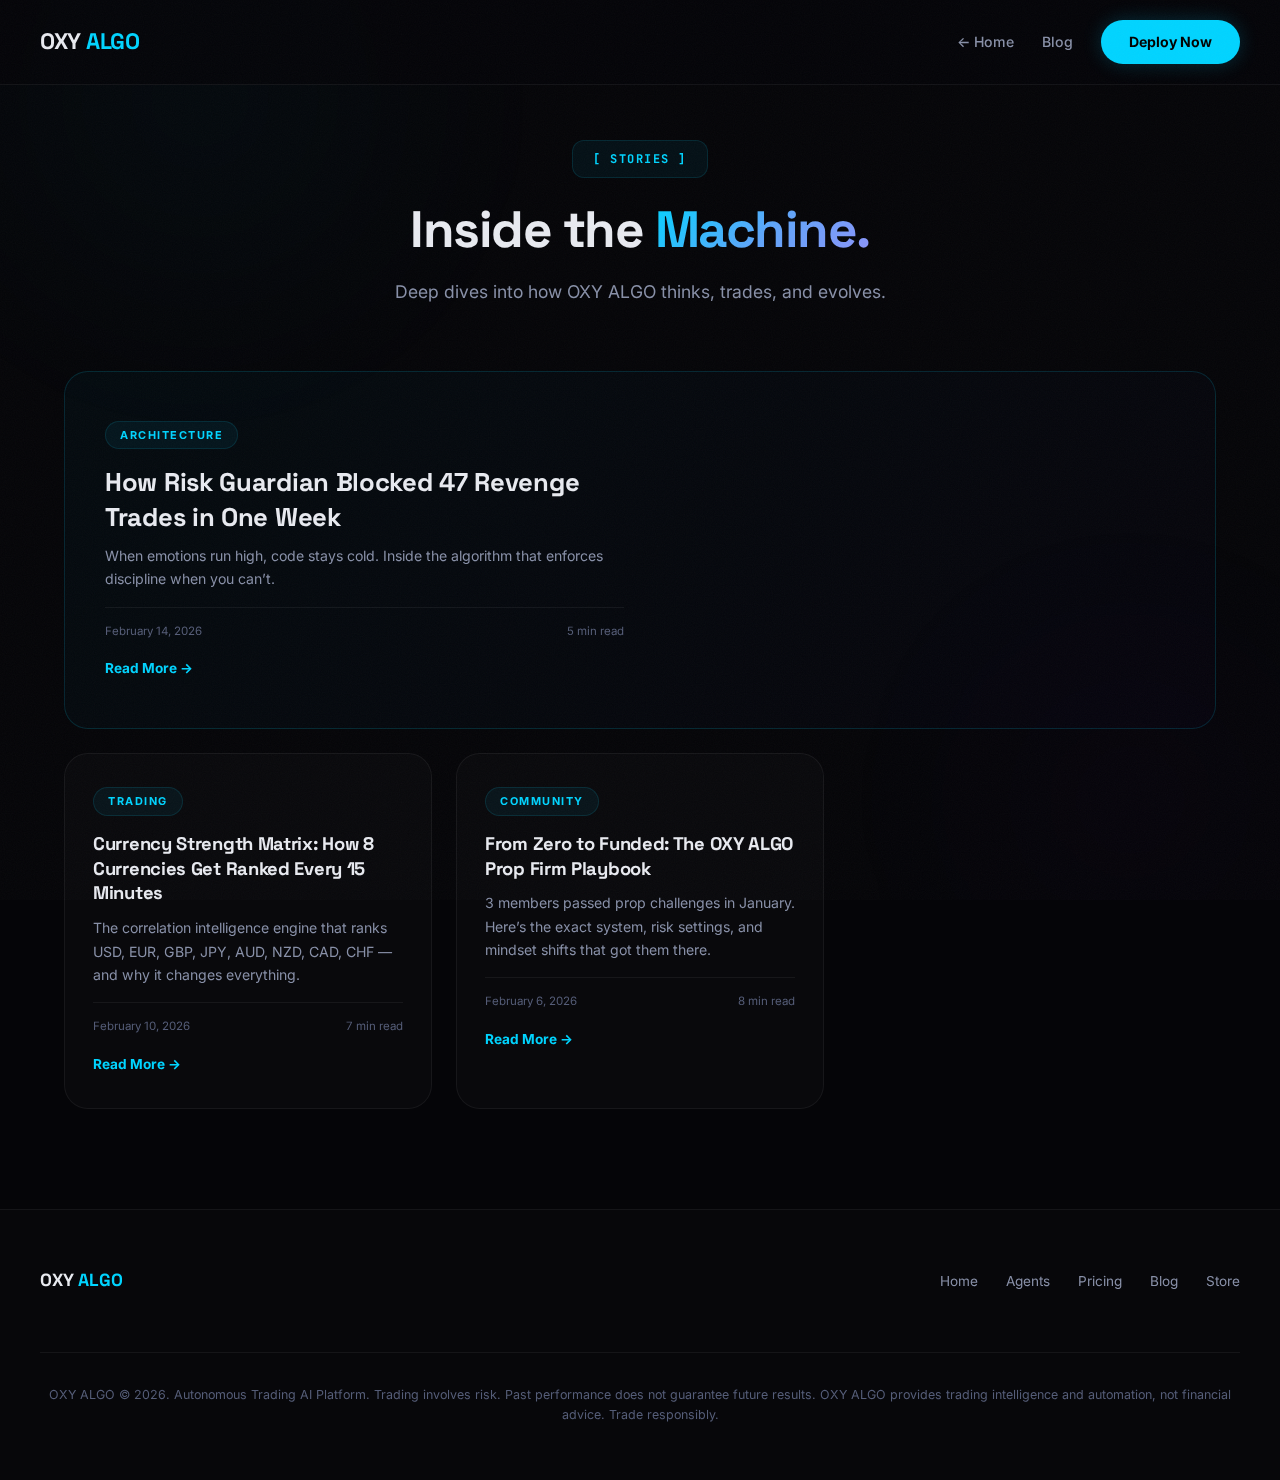
<file: blog/index.html>
<!DOCTYPE html>
<html lang="en">
<head>
<meta charset="UTF-8">
<meta name="viewport" content="width=device-width, initial-scale=1.0">
<title>Blog &mdash; OXY ALGO</title>
<meta name="description" content="Deep dives into how OXY ALGO thinks, trades, and evolves. Architecture breakdowns, trading insights, and community stories.">
<meta property="og:title" content="Blog &mdash; OXY ALGO">
<meta property="og:description" content="Inside the machine. Architecture breakdowns, trading insights, and community stories from OXY ALGO.">
<meta property="og:type" content="website">
<link rel="preconnect" href="https://fonts.googleapis.com">
<link rel="preconnect" href="https://fonts.gstatic.com" crossorigin>
<link href="https://fonts.googleapis.com/css2?family=Space+Grotesk:wght@400;500;600;700&family=Inter:wght@400;500;600;700;800;900&family=JetBrains+Mono:wght@400;700&display=swap" rel="stylesheet">
<link rel="stylesheet" href="/style.css">
<link rel="stylesheet" href="/blog/style.css">
</head>
<body>

<!-- Ambient Background -->
<div class="ambient-bg">
  <div class="blob blob-1"></div>
  <div class="blob blob-2"></div>
</div>
<div class="noise-overlay"></div>

<!-- Blog Nav -->
<nav class="blog-nav">
  <div class="blog-nav-inner">
    <a href="/" class="logo">OXY <span>ALGO</span></a>
    <div class="blog-nav-links">
      <a href="/">&larr; Home</a>
      <a href="/blog/">Blog</a>
      <a href="https://whop.com/oxy-algo/?plan=plan_MSgL4BVMRz1Xv" target="_blank" class="nav-cta" style="padding:8px 22px;font-size:0.85em;">Deploy Now</a>
    </div>
  </div>
</nav>

<!-- Blog Listing -->
<section class="blog-listing">
  <div class="wrap">
    <div class="section-center">
      <div class="section-tag section-tag-bracket">[ STORIES ]</div>
      <h2>Inside the <span class="grad">Machine.</span></h2>
      <p class="lead">Deep dives into how OXY ALGO thinks, trades, and evolves.</p>
    </div>
    <div class="blog-listing-grid" id="blog-listing-grid">
      <p style="color:var(--text3);text-align:center;font-size:0.9em;grid-column:1/-1;">Loading posts&hellip;</p>
    </div>
  </div>
</section>

<!-- Footer -->
<footer>
  <div class="footer-inner">
    <div class="footer-brand">OXY <span>ALGO</span></div>
    <ul class="footer-links">
      <li><a href="/">Home</a></li>
      <li><a href="/#agents">Agents</a></li>
      <li><a href="/#pricing">Pricing</a></li>
      <li><a href="/blog/">Blog</a></li>
      <li><a href="https://whop.com/oxy-algo/" target="_blank">Store</a></li>
    </ul>
    <div class="footer-legal">OXY ALGO &copy; 2026. Autonomous Trading AI Platform. Trading involves risk. Past performance does not guarantee future results. OXY ALGO provides trading intelligence and automation, not financial advice. Trade responsibly.</div>
  </div>
</footer>

<script>
// Load blog posts from JSON
(async function() {
  var grid = document.getElementById('blog-listing-grid');
  if (!grid) return;

  try {
    var resp = await fetch('/data/blog-index.json?t=' + Math.floor(Date.now() / 300000));
    if (!resp.ok) throw new Error(resp.status);
    var data = await resp.json();

    var html = '';
    data.posts.forEach(function(post, i) {
      var isFeatured = post.featured && i === 0;
      var cls = 'blog-card' + (isFeatured ? ' blog-card-featured' : '');

      html += '<a href="/blog/' + post.slug + '/" class="' + cls + '">';
      html += '<div>';
      html += '<div class="blog-card-tag">' + post.category + '</div>';
      html += '<h2>' + post.title + '</h2>';
      html += '<p>' + post.excerpt + '</p>';
      html += '<div class="blog-card-meta">';
      html += '<span>' + new Date(post.date).toLocaleDateString('en-US', {month:'long',day:'numeric',year:'numeric'}) + '</span>';
      html += '<span>' + post.read_time + ' read</span>';
      html += '</div>';
      html += '<div class="blog-card-cta">Read More &rarr;</div>';
      html += '</div>';
      if (isFeatured) html += '<div></div>';
      html += '</a>';
    });

    grid.innerHTML = html;

  } catch(e) {
    grid.innerHTML = '<p style="color:var(--text3);text-align:center;font-size:0.9em;grid-column:1/-1;">No posts yet. Check back soon.</p>';
  }
})();
</script>
</body>
</html>
</file>
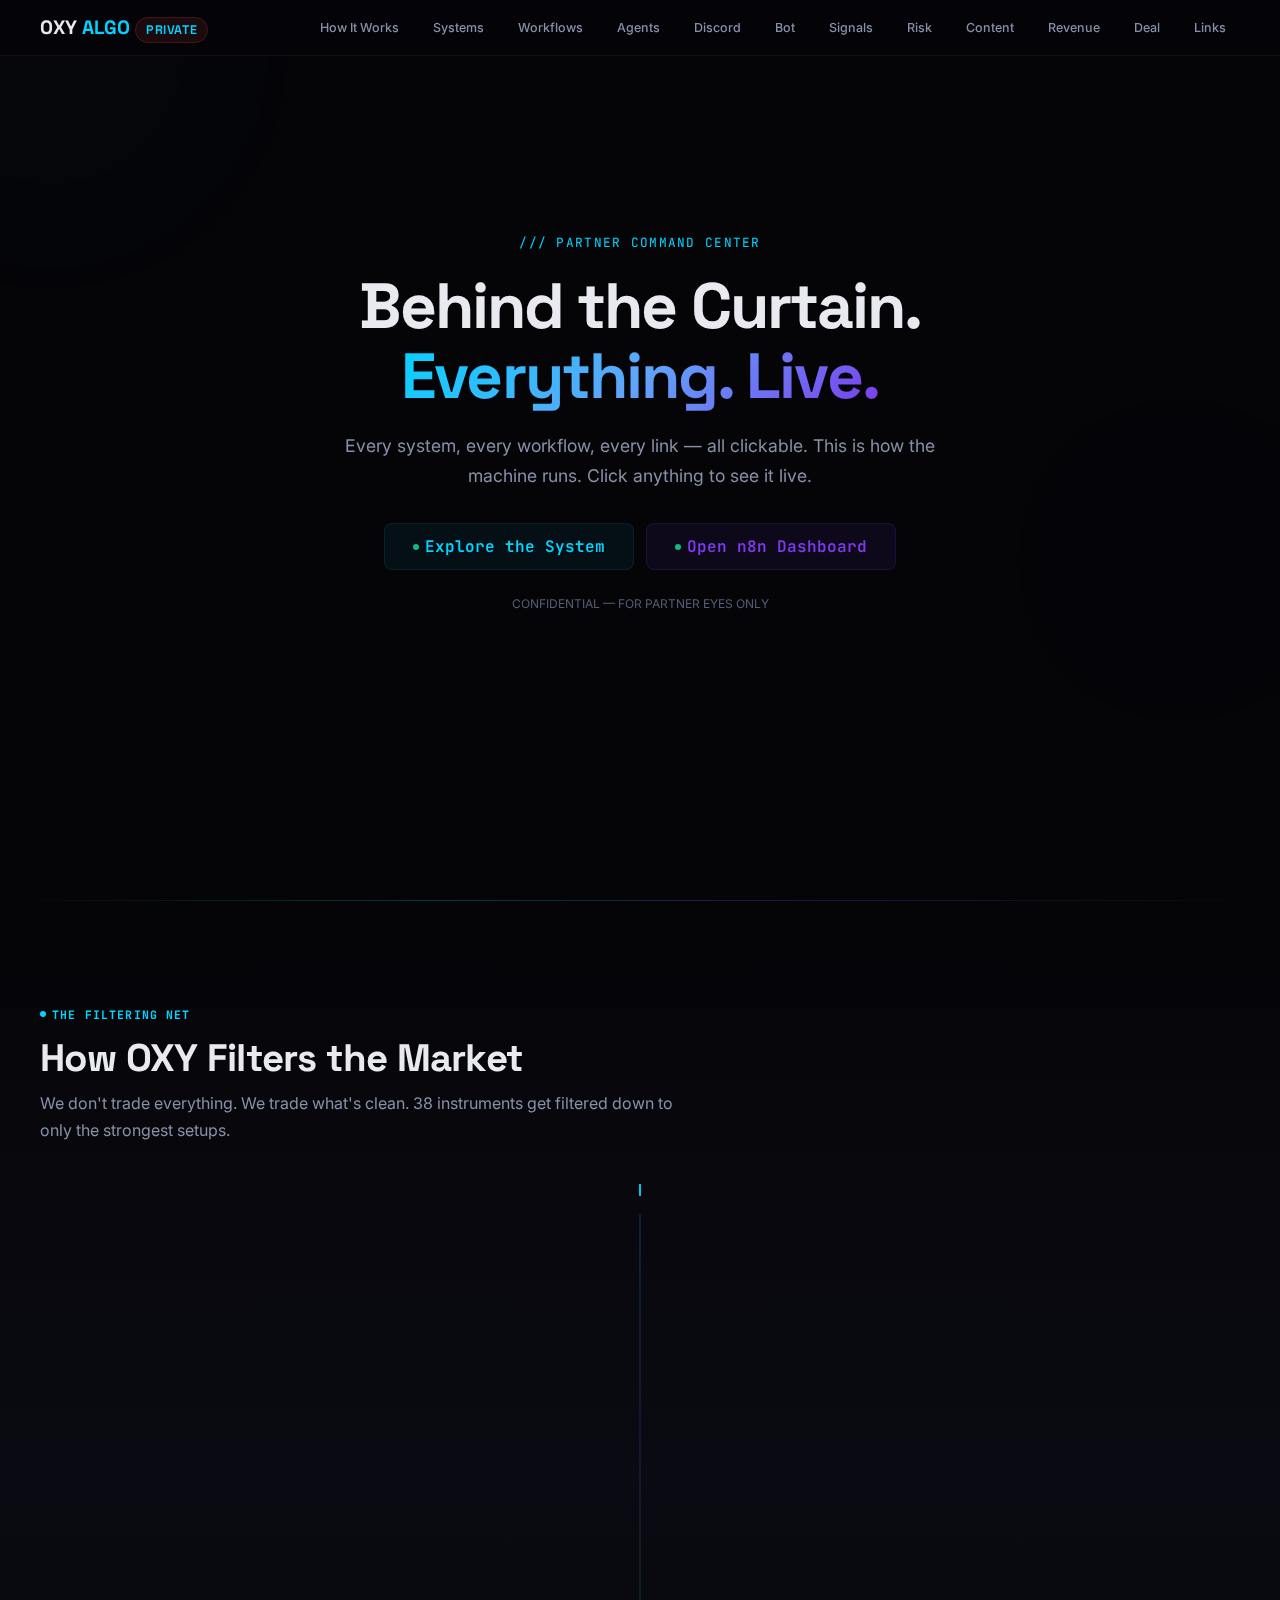
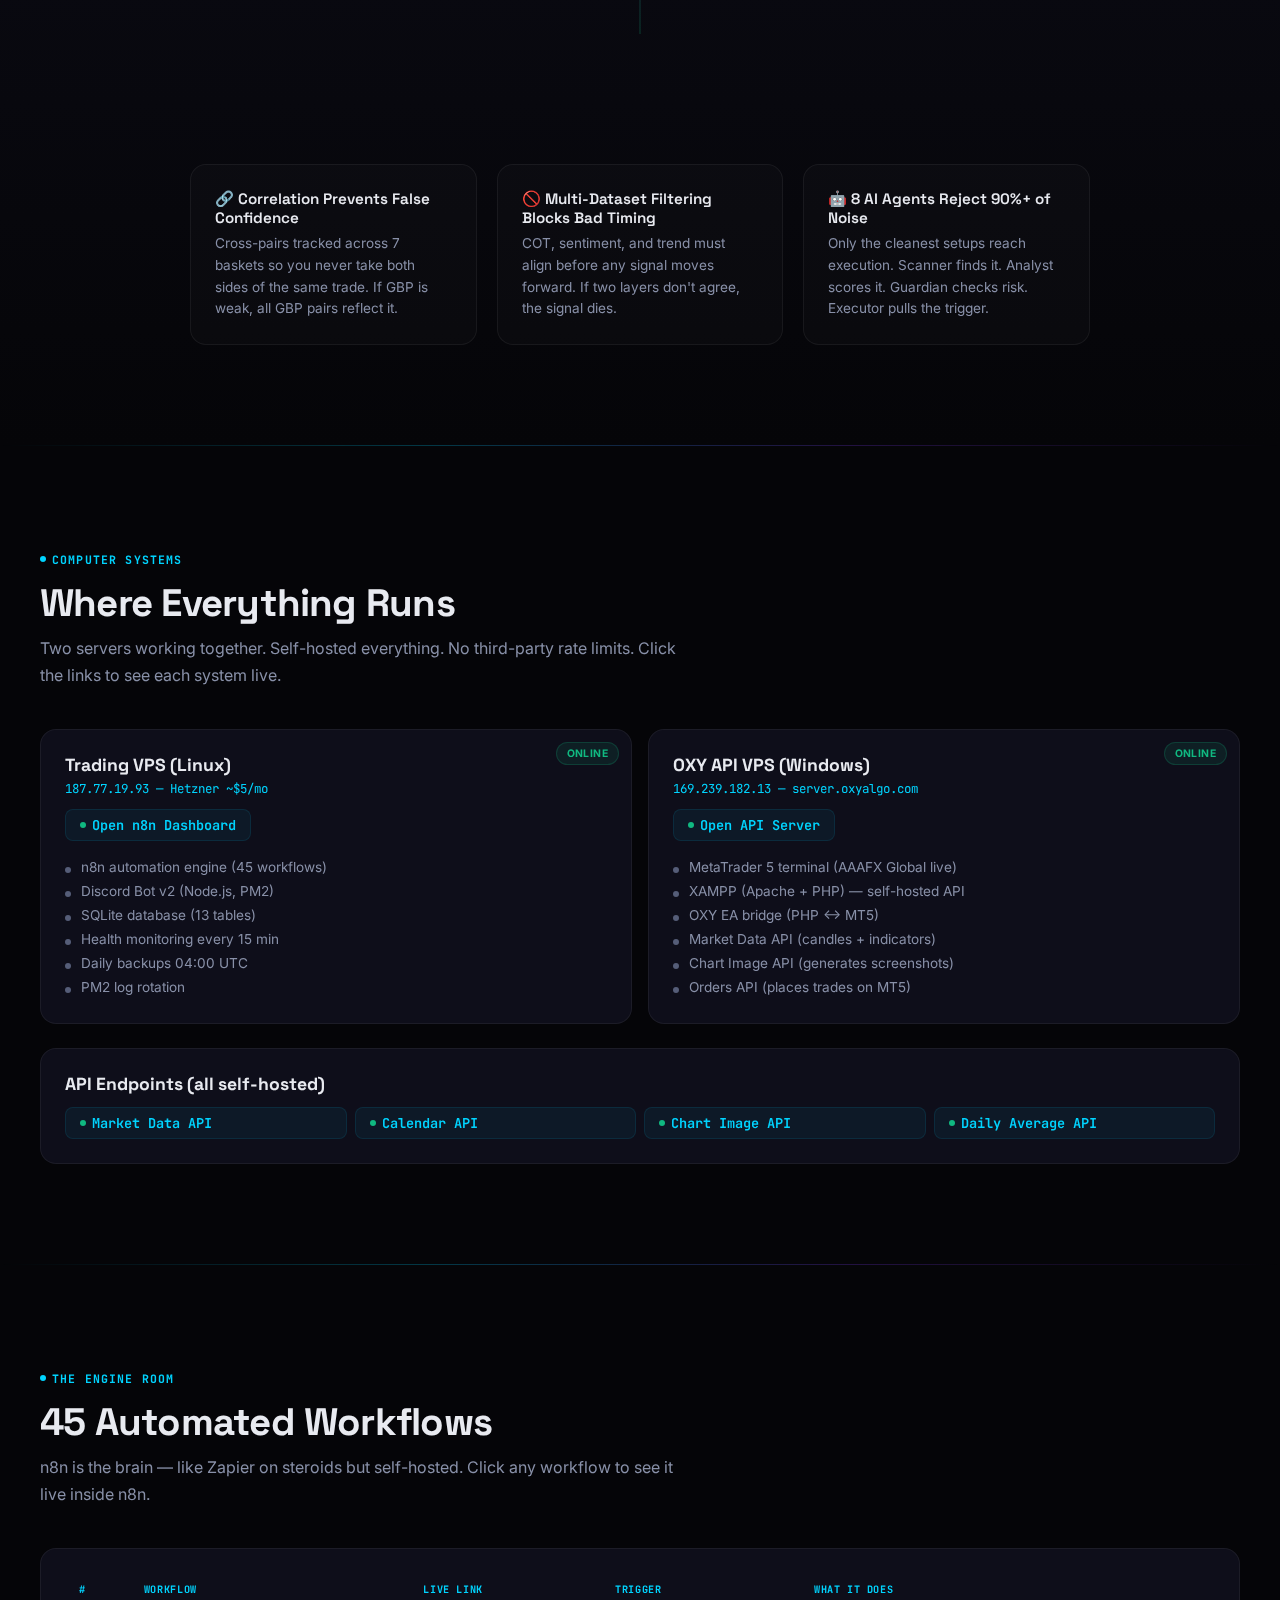
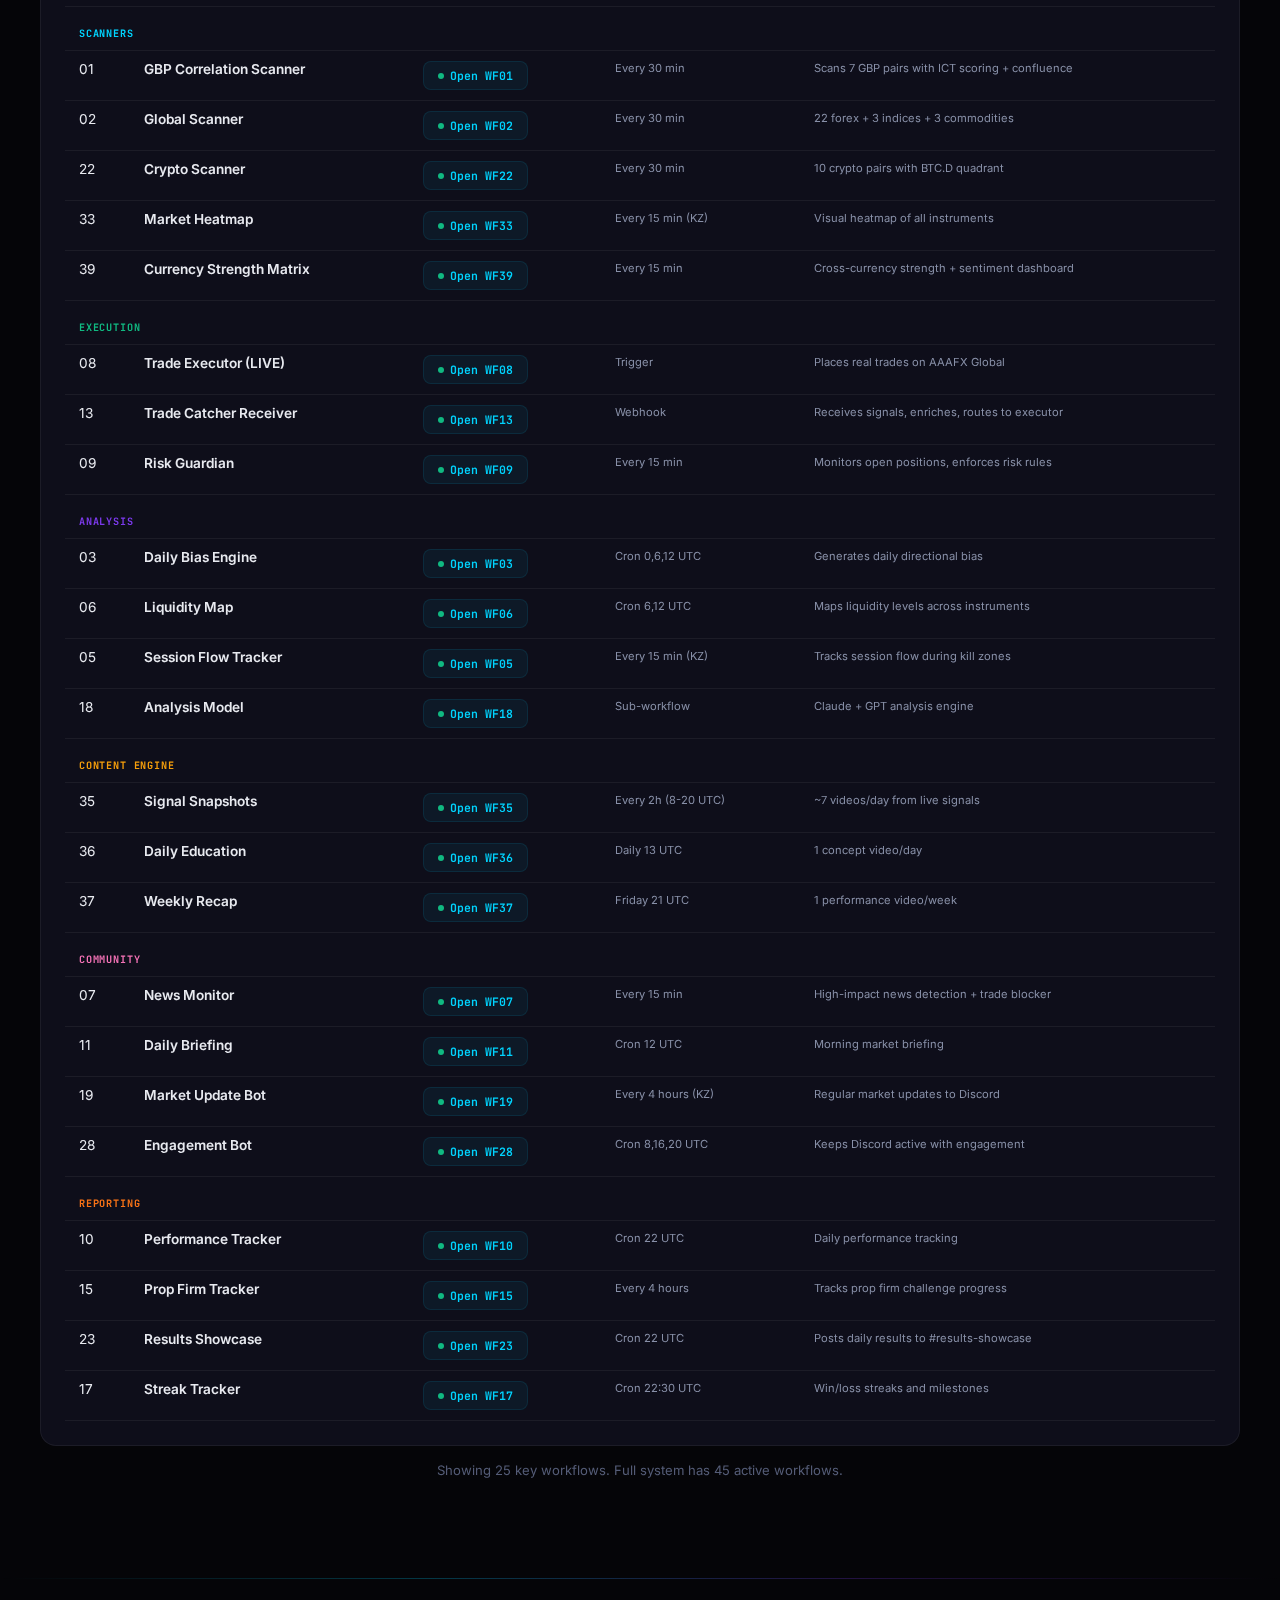
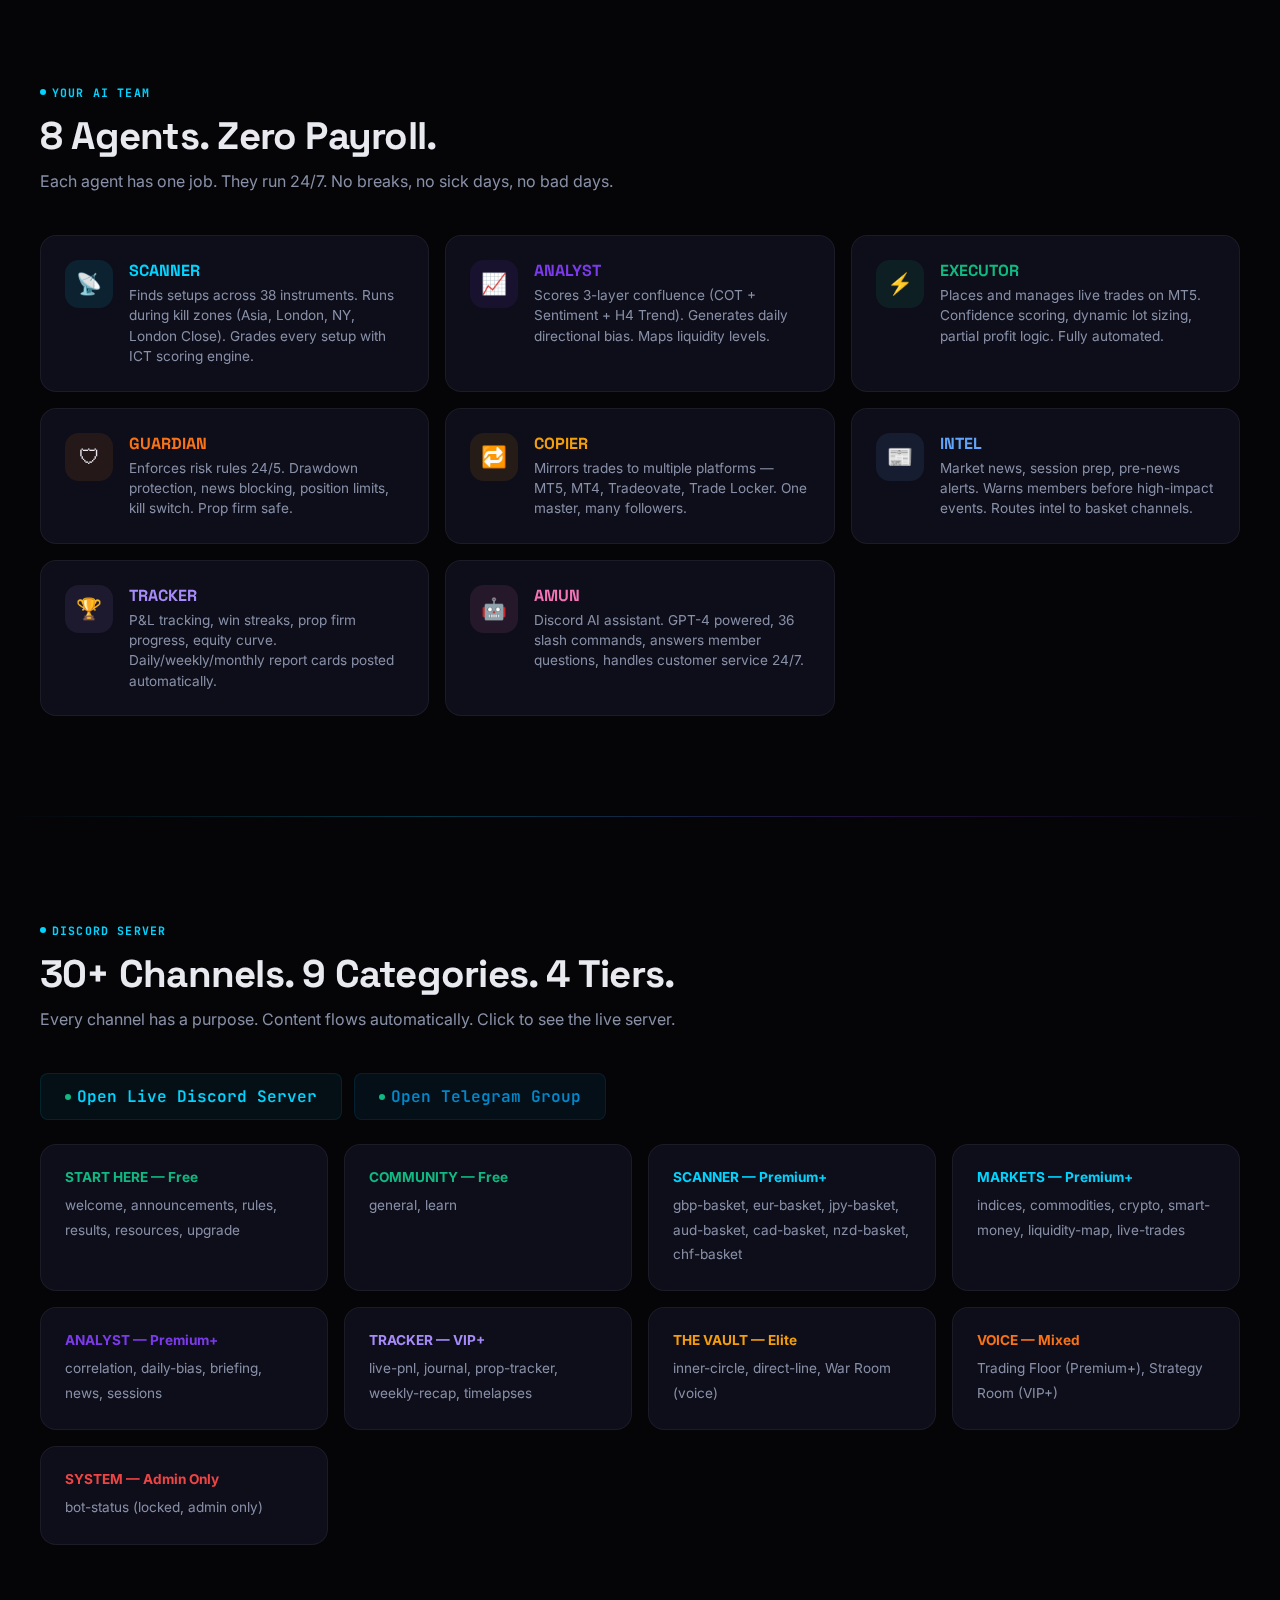
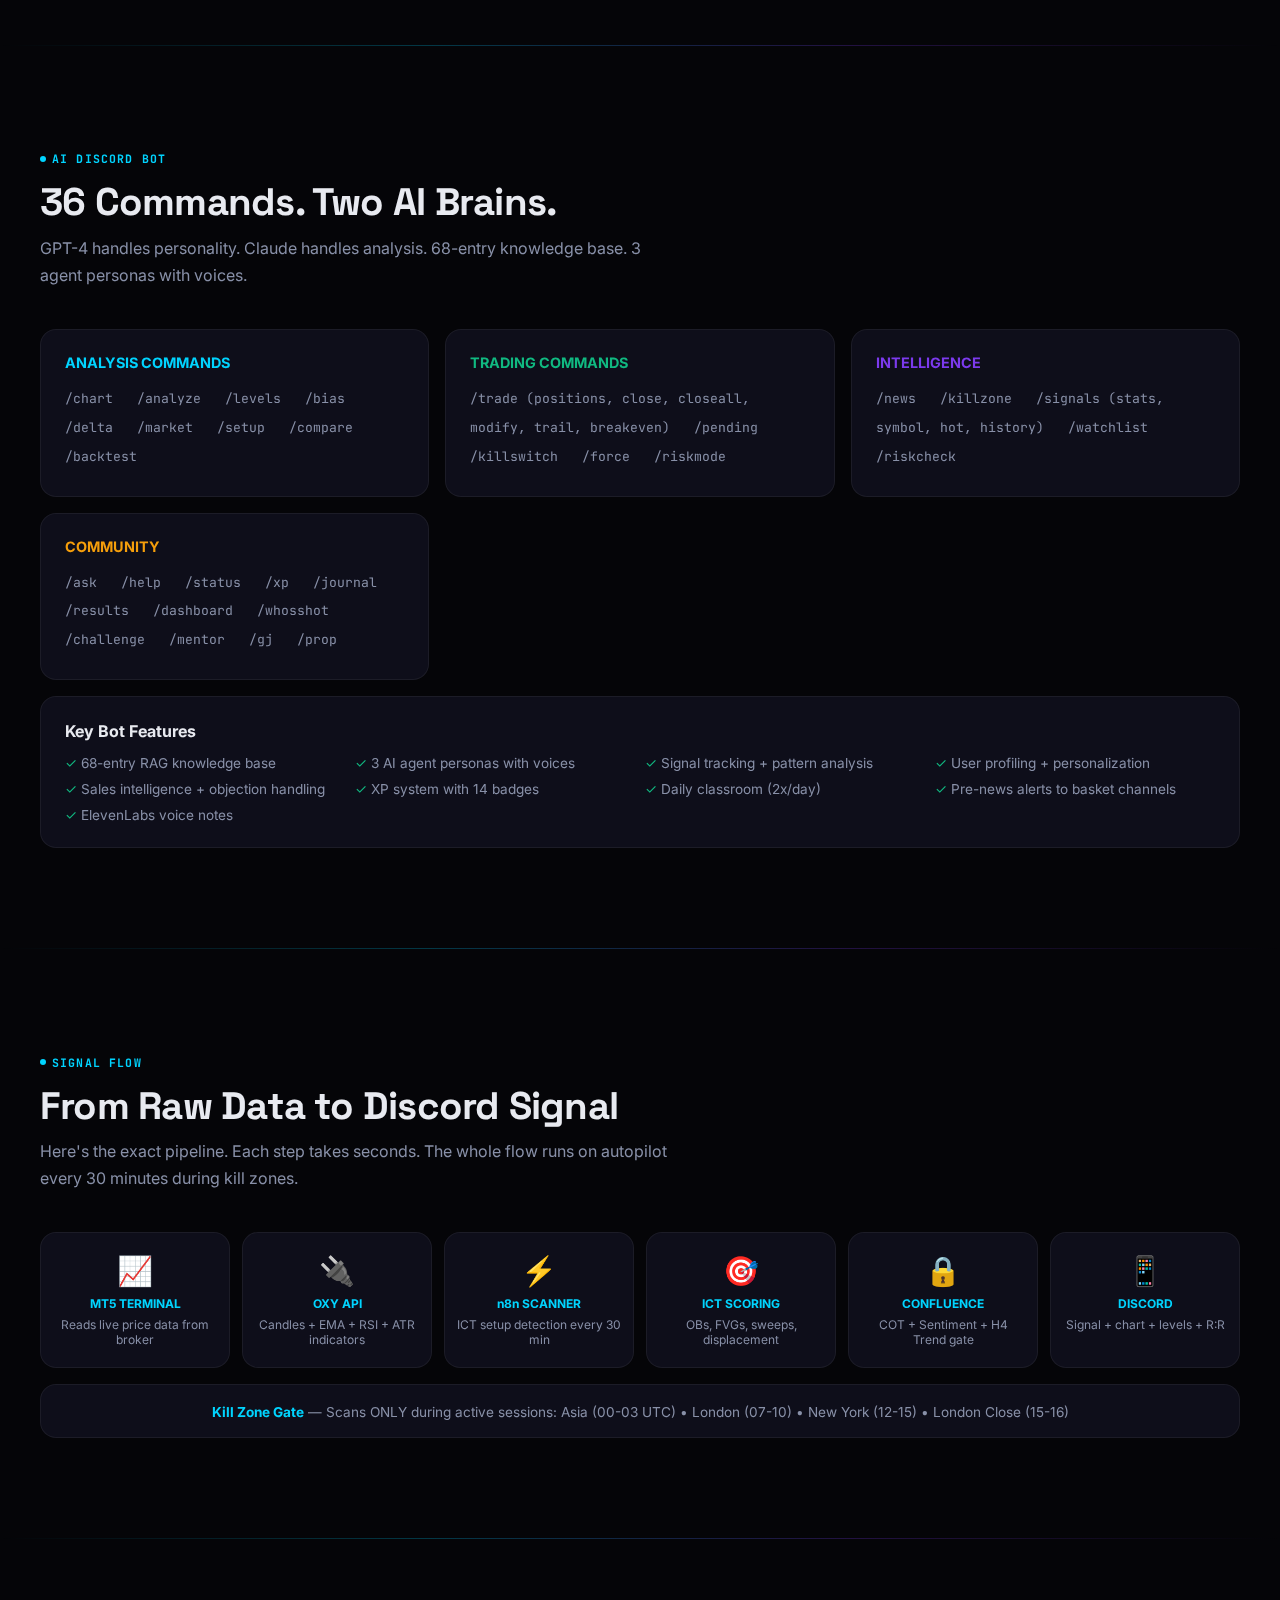
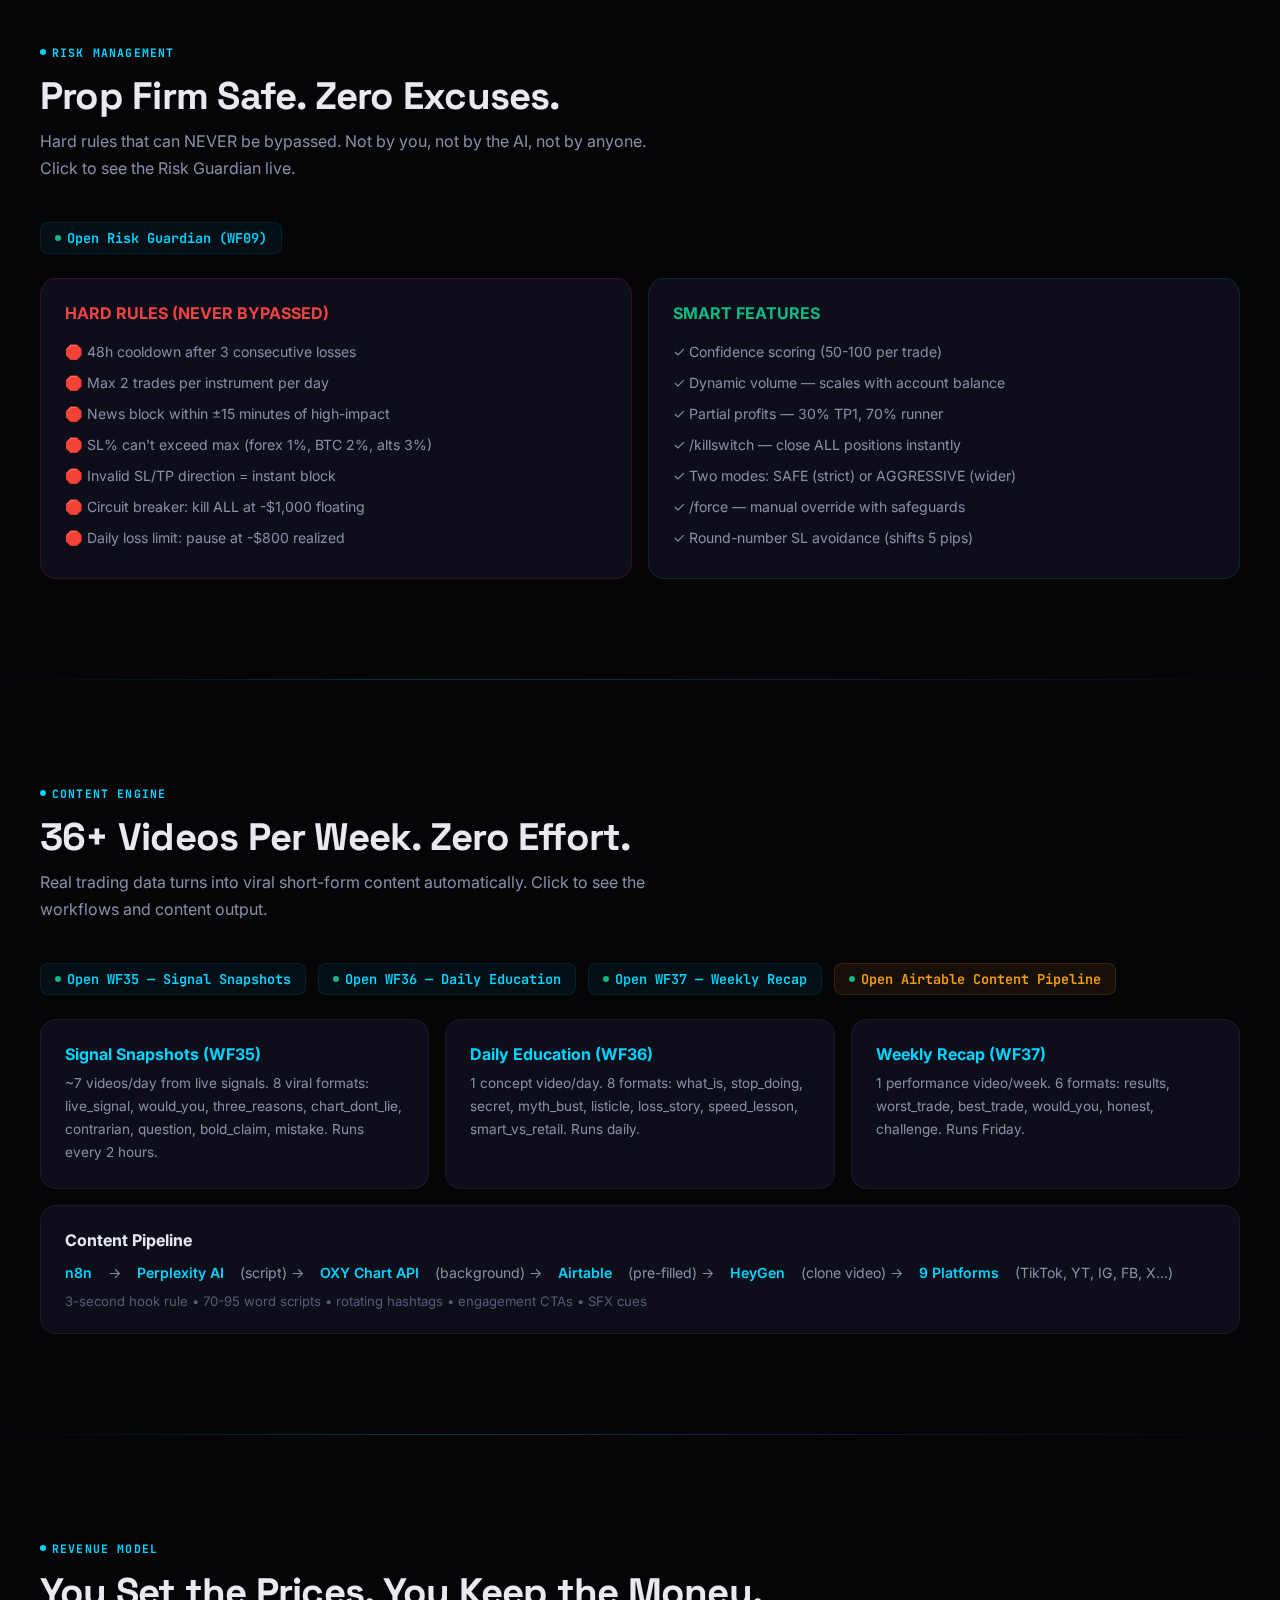
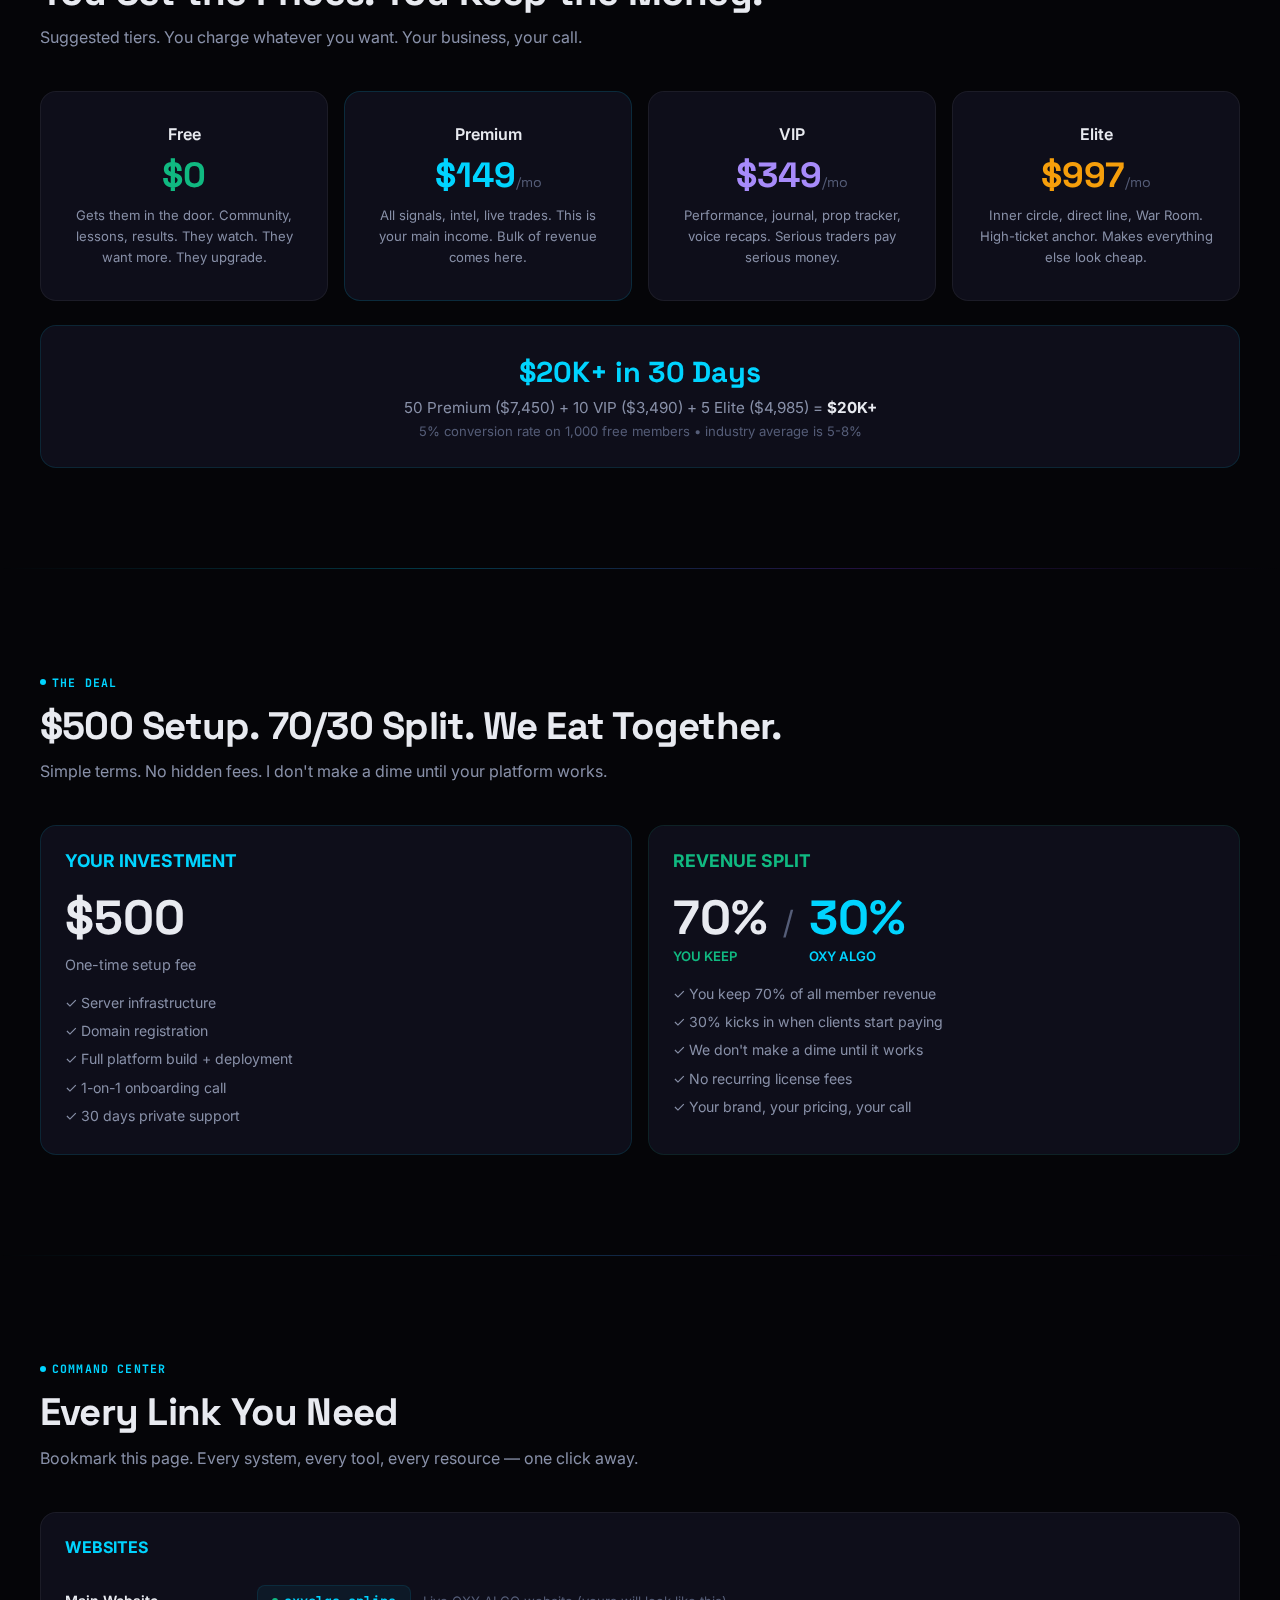
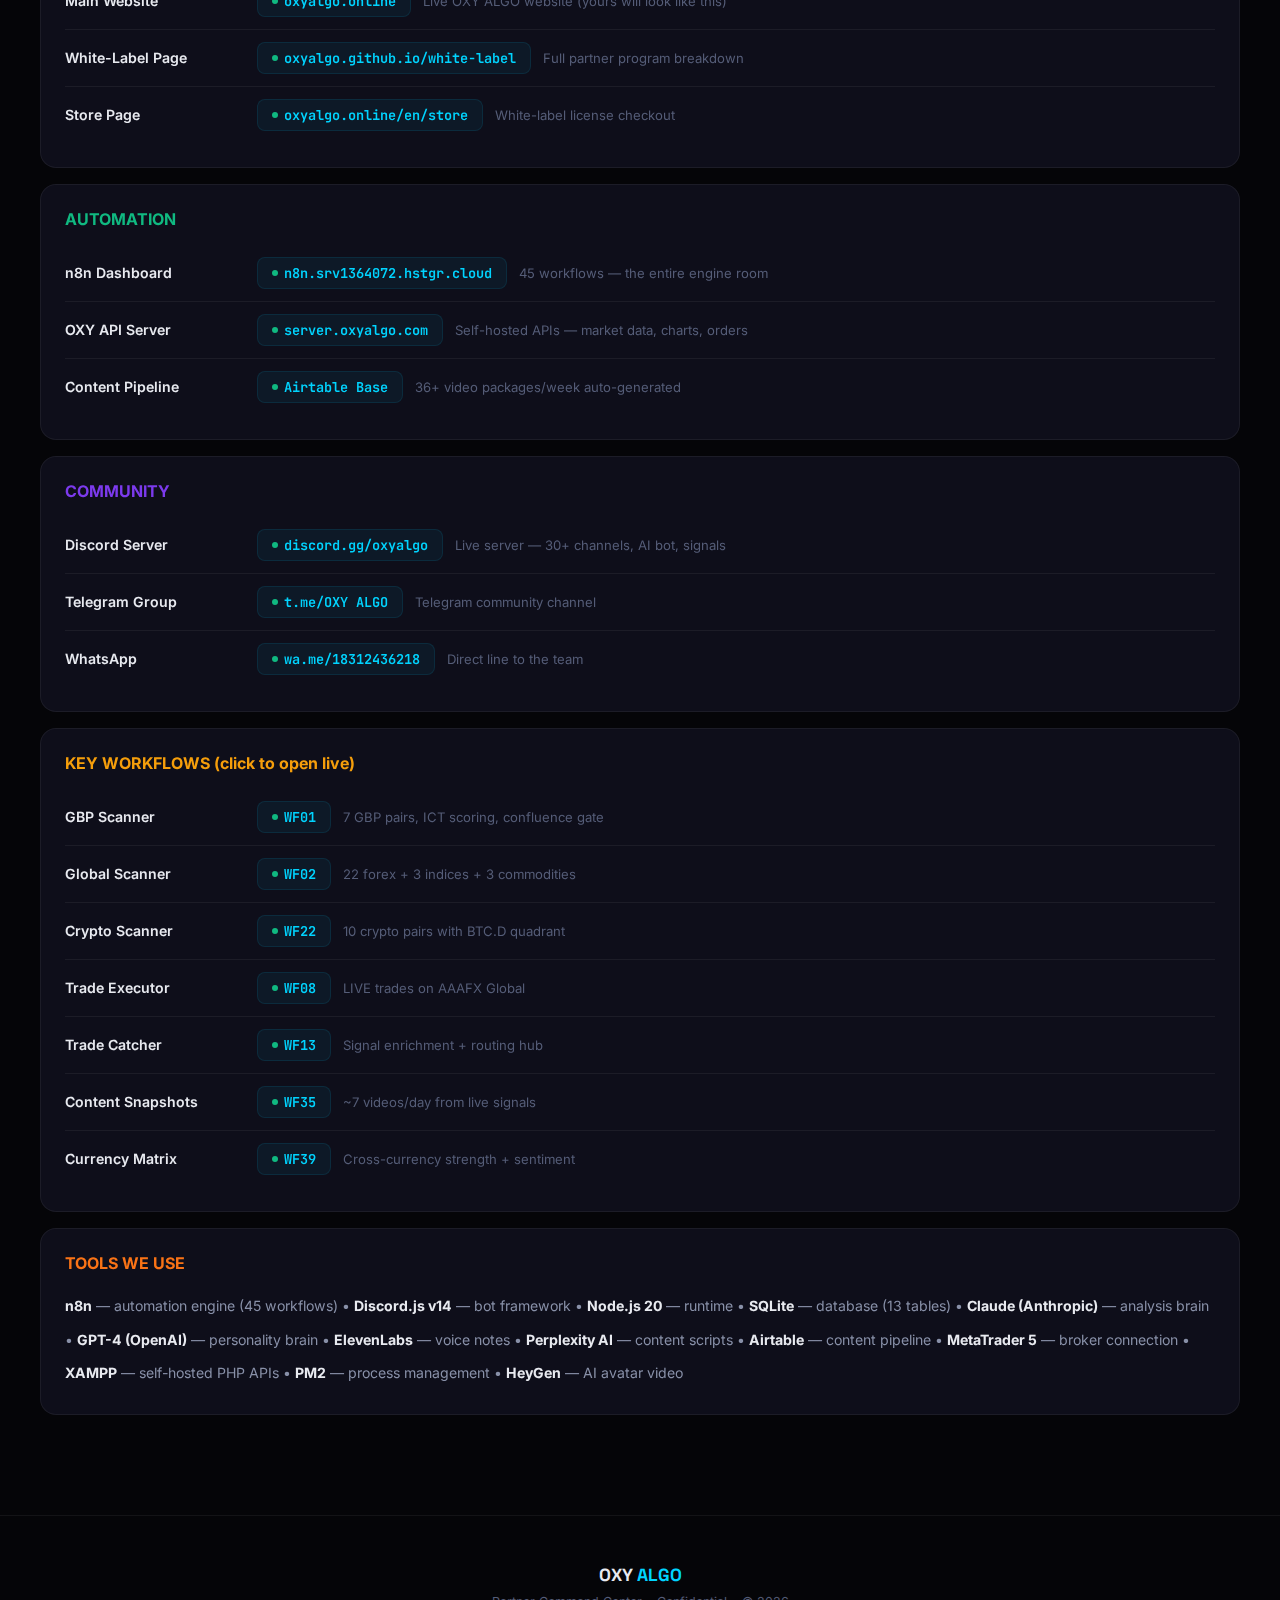
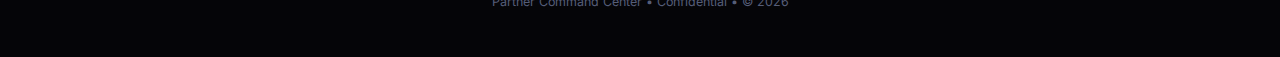
<file: deck/index.html>
<!DOCTYPE html>
<html lang="en">
<head>
<meta charset="UTF-8">
<meta name="viewport" content="width=device-width,initial-scale=1">
<meta name="robots" content="noindex,nofollow">
<title>OXY ALGO — Partner Command Center</title>
<link rel="preconnect" href="https://fonts.googleapis.com">
<link href="https://fonts.googleapis.com/css2?family=Space+Grotesk:wght@400;500;600;700&family=Inter:wght@400;500;600&family=JetBrains+Mono:wght@400;700&display=swap" rel="stylesheet">
<style>
:root{--bg:#050508;--bg2:#0a0a12;--card:#0e0e1a;--border:rgba(255,255,255,.06);--accent:#00d4ff;--purple:#7c3aed;--green:#10b981;--red:#ef4444;--gold:#f59e0b;--orange:#f97316;--pink:#f472b6;--blue:#60a5fa;--text:#e8eaf0;--text2:#8890a8;--text3:#555d78;--fh:'Space Grotesk',sans-serif;--fb:'Inter',sans-serif;--fm:'JetBrains Mono',monospace}
*{box-sizing:border-box;margin:0;padding:0}
html{scroll-behavior:smooth}
body{font-family:var(--fb);background:var(--bg);color:var(--text);-webkit-font-smoothing:antialiased;overflow-x:hidden}

/* ── Nav ── */
.nav{position:fixed;top:0;left:0;right:0;z-index:100;padding:14px 32px;background:rgba(5,5,8,.85);backdrop-filter:blur(20px);border-bottom:1px solid var(--border)}
.nav-inner{max-width:1200px;margin:0 auto;display:flex;align-items:center;justify-content:space-between}
.logo{font-family:var(--fh);font-size:1.2em;font-weight:700;color:var(--text);text-decoration:none}
.logo span{color:var(--accent)}
.nav-links{display:flex;gap:6px;flex-wrap:wrap}
.nav-links a{color:var(--text2);text-decoration:none;font-size:.78em;font-weight:500;padding:6px 14px;border-radius:8px;transition:all .2s}
.nav-links a:hover,.nav-links a.active{color:var(--accent);background:rgba(0,212,255,.06)}
.badge-private{font-size:.65em;padding:4px 10px;border-radius:100px;background:rgba(239,68,68,.1);border:1px solid rgba(239,68,68,.2);color:var(--red);font-weight:600;letter-spacing:.05em}

/* ── Sections ── */
section{padding:100px 24px;position:relative}
.w{max-width:1200px;margin:0 auto}
.tag{display:inline-flex;align-items:center;gap:6px;font-family:var(--fm);font-size:.72em;font-weight:700;color:var(--accent);letter-spacing:.1em;text-transform:uppercase;margin-bottom:14px}
.tag .dot{width:6px;height:6px;border-radius:50%;background:var(--accent)}
h2{font-family:var(--fh);font-size:clamp(1.8em,3vw,2.6em);font-weight:700;line-height:1.15;margin-bottom:10px;letter-spacing:-.02em}
.sub{color:var(--text2);font-size:1em;max-width:640px;line-height:1.7;margin-bottom:40px}
.divider{height:1px;background:linear-gradient(90deg,transparent,var(--accent),var(--purple),transparent);opacity:.25}

/* ── Cards ── */
.card{background:var(--card);border:1px solid var(--border);border-radius:16px;padding:24px;transition:all .3s}
.card:hover{border-color:rgba(0,212,255,.15);transform:translateY(-2px)}
.card-grid{display:grid;gap:16px}
.g2{grid-template-columns:repeat(auto-fit,minmax(340px,1fr))}
.g3{grid-template-columns:repeat(auto-fit,minmax(280px,1fr))}
.g4{grid-template-columns:repeat(auto-fit,minmax(240px,1fr))}

/* ── Links ── */
a.live-link{display:inline-flex;align-items:center;gap:6px;color:var(--accent);text-decoration:none;font-size:.85em;font-weight:600;padding:6px 14px;border-radius:8px;background:rgba(0,212,255,.06);border:1px solid rgba(0,212,255,.1);transition:all .2s;font-family:var(--fm)}
a.live-link:hover{background:rgba(0,212,255,.12);border-color:rgba(0,212,255,.25);transform:translateY(-1px)}
a.live-link::before{content:"";width:6px;height:6px;border-radius:50%;background:var(--green);animation:pulse 2s infinite}
@keyframes pulse{0%,100%{opacity:1}50%{opacity:.4}}

.link-row{display:flex;align-items:center;gap:12px;padding:12px 0;border-bottom:1px solid var(--border)}
.link-row:last-child{border-bottom:none}
.link-label{font-weight:600;font-size:.88em;min-width:180px;color:var(--text)}
.link-desc{font-size:.82em;color:var(--text3);flex:1}

/* ── Workflow table ── */
.wf-table{width:100%;border-collapse:collapse;font-size:.85em}
.wf-table th{text-align:left;padding:10px 14px;font-size:.75em;color:var(--accent);font-family:var(--fm);letter-spacing:.06em;text-transform:uppercase;border-bottom:1px solid var(--border)}
.wf-table td{padding:10px 14px;border-bottom:1px solid var(--border);vertical-align:top}
.wf-table tr:hover{background:rgba(0,212,255,.02)}
.wf-name{font-weight:600;color:var(--text)}
.wf-id{font-family:var(--fm);font-size:.78em;color:var(--text3)}
.wf-schedule{font-size:.82em;color:var(--text2)}

/* ── Agent cards ── */
.agent-card{display:flex;gap:16px;align-items:flex-start}
.agent-icon{width:48px;height:48px;border-radius:14px;display:flex;align-items:center;justify-content:center;font-size:1.3em;flex-shrink:0}
.agent-name{font-family:var(--fh);font-weight:700;font-size:1em;margin-bottom:4px}
.agent-role{font-size:.85em;color:var(--text2);line-height:1.5}

/* ── System cards ── */
.sys-card{position:relative;overflow:hidden}
.sys-card .sys-badge{position:absolute;top:12px;right:12px;font-size:.65em;padding:4px 10px;border-radius:100px;font-weight:700;letter-spacing:.04em}
.sys-online{background:rgba(16,185,129,.1);color:var(--green);border:1px solid rgba(16,185,129,.2)}
.sys-title{font-family:var(--fh);font-weight:700;font-size:1.1em;margin-bottom:4px}
.sys-ip{font-family:var(--fm);font-size:.78em;color:var(--accent);margin-bottom:12px}
.sys-list{list-style:none}
.sys-list li{font-size:.85em;color:var(--text2);padding:4px 0;padding-left:16px;position:relative}
.sys-list li::before{content:"";position:absolute;left:0;top:12px;width:6px;height:6px;border-radius:50%;background:var(--text3)}

/* ── Hero ── */
.hero{min-height:100vh;display:flex;align-items:center;justify-content:center;text-align:center;padding-top:80px}
.hero h1{font-family:var(--fh);font-size:clamp(2.5em,5vw,4em);font-weight:700;line-height:1.1;letter-spacing:-.03em;margin-bottom:20px}
.hero .gr{background:linear-gradient(135deg,var(--accent),var(--blue),var(--purple));-webkit-background-clip:text;-webkit-text-fill-color:transparent;background-clip:text}
.hero p{color:var(--text2);font-size:1.1em;max-width:600px;margin:0 auto 32px;line-height:1.7}

/* ── Tier cards ── */
.tier{text-align:center;padding:32px 24px}
.tier-price{font-family:var(--fh);font-size:2.2em;font-weight:700;margin:8px 0}
.tier-name{font-weight:600;font-size:1em;margin-bottom:4px}
.tier-desc{font-size:.82em;color:var(--text2);line-height:1.6}
.tier-per{font-size:.4em;color:var(--text3);font-weight:400}

/* ── Scrollbar ── */
::-webkit-scrollbar{width:6px}
::-webkit-scrollbar-track{background:var(--bg)}
::-webkit-scrollbar-thumb{background:var(--text3);border-radius:3px}

/* ── Ambient ── */
.amb{position:fixed;inset:0;pointer-events:none;z-index:0}
.bl{position:absolute;border-radius:50%;filter:blur(120px);opacity:.3}
.bl1{width:500px;height:500px;background:radial-gradient(circle,rgba(0,212,255,.1),transparent 70%);top:-200px;left:-200px}
.bl2{width:400px;height:400px;background:radial-gradient(circle,rgba(124,58,237,.08),transparent 70%);top:40%;right:-100px}

section:nth-child(even){background:var(--bg2)}

/* ── Funnel ── */
.funnel{position:relative;padding:100px 24px;overflow:hidden;background:linear-gradient(180deg,var(--bg),var(--bg2),var(--bg))}
.funnel-vis{position:relative;max-width:800px;margin:0 auto 60px;height:520px}
.funnel-stage{position:absolute;left:50%;transform:translateX(-50%);display:flex;flex-direction:column;align-items:center;gap:6px;opacity:0}
.funnel-stage.vis{animation:fReveal .8s ease-out forwards}
@keyframes fReveal{to{opacity:1}}
.f-nodes{display:flex;gap:6px;flex-wrap:wrap;justify-content:center;max-width:600px}
.f-node{width:10px;height:10px;border-radius:50%;animation:fPulse 2s ease-in-out infinite}
@keyframes fPulse{0%,100%{opacity:.6;transform:scale(1)}50%{opacity:1;transform:scale(1.3)}}
.f-node.live{background:var(--accent);box-shadow:0 0 8px rgba(0,212,255,.5)}
.f-node.dead{background:var(--red);opacity:.2;animation:fDie 1.5s ease-out forwards;animation-delay:2s}
@keyframes fDie{to{opacity:0;transform:scale(0)}}
.f-baskets{display:flex;gap:10px;flex-wrap:wrap;justify-content:center}
.f-basket{padding:6px 16px;border-radius:100px;font-family:var(--fm);font-size:.72em;font-weight:700;letter-spacing:.05em;border:1px solid;animation:fGlow 3s ease-in-out infinite}
@keyframes fGlow{0%,100%{box-shadow:none}50%{box-shadow:0 0 12px currentColor}}
.f-filters{display:flex;gap:8px}
.f-filter{width:180px;height:36px;border-radius:8px;display:flex;align-items:center;justify-content:center;font-family:var(--fm);font-size:.7em;font-weight:700;letter-spacing:.06em;position:relative;overflow:hidden}
.f-filter::after{content:'';position:absolute;top:0;left:-100%;width:100%;height:100%;background:linear-gradient(90deg,transparent,rgba(255,255,255,.1),transparent);animation:fScan 3s ease-in-out infinite}
@keyframes fScan{0%{left:-100%}100%{left:100%}}
.f-agents{display:flex;gap:8px}
.f-agent{width:38px;height:38px;border-radius:10px;display:flex;align-items:center;justify-content:center;font-size:.9em;border:1px solid rgba(255,255,255,.1);animation:fAgentPulse 2.5s ease-in-out infinite}
@keyframes fAgentPulse{0%,100%{transform:scale(1)}50%{transform:scale(1.1)}}
.f-trade{display:flex;align-items:center;gap:10px;padding:10px 28px;background:rgba(16,185,129,.08);border:1px solid rgba(16,185,129,.25);border-radius:100px;animation:fTradePulse 2s ease-in-out infinite}
@keyframes fTradePulse{0%,100%{box-shadow:0 0 0 rgba(16,185,129,0)}50%{box-shadow:0 0 30px rgba(16,185,129,.2)}}
.f-trade-dot{width:10px;height:10px;border-radius:50%;background:var(--green);box-shadow:0 0 10px var(--green)}
.f-trade-text{font-family:var(--fm);font-size:.8em;font-weight:700;color:var(--green);letter-spacing:.05em}
.f-label{font-family:var(--fm);font-size:.7em;font-weight:700;letter-spacing:.08em;text-transform:uppercase;color:var(--text2);margin-top:4px}
.f-count{font-family:var(--fh);font-size:1.4em;font-weight:700;color:var(--accent)}
.f-line{position:absolute;left:50%;width:2px;background:linear-gradient(180deg,var(--accent),var(--purple),var(--green));opacity:.15;z-index:0}
.f-line-1{top:30px;height:420px;transform:translateX(-50%)}
.f-beam{position:absolute;left:50%;width:2px;height:12px;background:var(--accent);border-radius:4px;opacity:.6;transform:translateX(-50%);animation:fBeam 3s linear infinite}
@keyframes fBeam{0%{top:40px;opacity:.8}100%{top:450px;opacity:0}}
.f-beam:nth-child(2){animation-delay:.8s}
.f-beam:nth-child(3){animation-delay:1.6s}
.f-bullets{display:grid;grid-template-columns:repeat(auto-fit,minmax(280px,1fr));gap:20px;max-width:900px;margin:0 auto}
.f-bullet{padding:24px;background:rgba(255,255,255,.02);border:1px solid var(--border);border-radius:16px;transition:all .3s}
.f-bullet:hover{border-color:rgba(0,212,255,.2);transform:translateY(-4px)}
.f-bullet h4{font-family:var(--fh);font-size:.95em;font-weight:600;margin-bottom:6px;color:var(--text)}
.f-bullet p{font-size:.85em;color:var(--text2);line-height:1.6}

@media(max-width:768px){
  .nav-links{display:none}
  .g2,.g3,.g4{grid-template-columns:1fr}
  .link-row{flex-wrap:wrap}
  .link-label{min-width:auto}
  section{padding:60px 16px}
  .funnel-vis{height:480px;transform:scale(.85)}
  .f-filter{width:140px;font-size:.6em}
  .f-bullets{grid-template-columns:1fr}
}
</style>
</head>
<body>
<div class="amb"><div class="bl bl1"></div><div class="bl bl2"></div></div>

<!-- NAV -->
<nav class="nav">
<div class="nav-inner">
<a href="#" class="logo">OXY <span>ALGO</span> <span class="badge-private">PRIVATE</span></a>
<div class="nav-links">
<a href="#filter">How It Works</a>
<a href="#systems">Systems</a>
<a href="#workflows">Workflows</a>
<a href="#agents">Agents</a>
<a href="#discord">Discord</a>
<a href="#bot">Bot</a>
<a href="#signals">Signals</a>
<a href="#risk">Risk</a>
<a href="#content">Content</a>
<a href="#revenue">Revenue</a>
<a href="#deal">Deal</a>
<a href="#links">Links</a>
</div>
</div>
</nav>

<!-- HERO -->
<section class="hero">
<div>
<div style="font-family:var(--fm);font-size:.8em;color:var(--accent);letter-spacing:.1em;margin-bottom:20px">/// PARTNER COMMAND CENTER</div>
<h1>Behind the Curtain.<br><span class="gr">Everything. Live.</span></h1>
<p>Every system, every workflow, every link — all clickable. This is how the machine runs. Click anything to see it live.</p>
<div style="display:flex;gap:12px;justify-content:center;flex-wrap:wrap">
<a href="#systems" class="live-link" style="font-size:1em;padding:12px 28px">Explore the System</a>
<a href="https://n8n.srv1364072.hstgr.cloud" target="_blank" class="live-link" style="font-size:1em;padding:12px 28px;background:rgba(124,58,237,.08);border-color:rgba(124,58,237,.15);color:var(--purple)">Open n8n Dashboard</a>
</div>
<p style="font-size:.75em;color:var(--text3);margin-top:24px">CONFIDENTIAL — FOR PARTNER EYES ONLY</p>
</div>
</section>

<div class="divider"></div>

<!-- HOW IT WORKS - ANIMATED FUNNEL -->
<section class="funnel" id="filter">
<div class="w">
<div class="tag"><span class="dot"></span> THE FILTERING NET</div>
<h2>How OXY Filters the Market</h2>
<p class="sub">We don't trade everything. We trade what's clean. 38 instruments get filtered down to only the strongest setups.</p>

<div class="funnel-vis">
<div class="f-line f-line-1"></div>
<div class="f-beam"></div>
<div class="f-beam"></div>
<div class="f-beam"></div>

<!-- Stage 1: 38 Instruments -->
<div class="funnel-stage" style="width:100%;top:0;animation-delay:.2s">
<div class="f-count">38</div>
<div class="f-label">Instruments Scanned Every 30 Min</div>
<div class="f-nodes">
<div class="f-node live" style="animation-delay:.1s"></div>
<div class="f-node live" style="animation-delay:.2s"></div>
<div class="f-node live" style="animation-delay:.3s"></div>
<div class="f-node live" style="animation-delay:.15s"></div>
<div class="f-node live" style="animation-delay:.4s"></div>
<div class="f-node live" style="animation-delay:.25s"></div>
<div class="f-node live" style="animation-delay:.35s"></div>
<div class="f-node live" style="animation-delay:.5s"></div>
<div class="f-node live" style="animation-delay:.05s"></div>
<div class="f-node live" style="animation-delay:.45s"></div>
<div class="f-node dead" style="animation-delay:1.8s"></div>
<div class="f-node dead" style="animation-delay:1.9s"></div>
<div class="f-node dead" style="animation-delay:2s"></div>
<div class="f-node dead" style="animation-delay:2.1s"></div>
<div class="f-node dead" style="animation-delay:2.2s"></div>
<div class="f-node dead" style="animation-delay:2.3s"></div>
<div class="f-node dead" style="animation-delay:1.7s"></div>
<div class="f-node dead" style="animation-delay:2.4s"></div>
<div class="f-node dead" style="animation-delay:2.5s"></div>
<div class="f-node live" style="animation-delay:.55s"></div>
<div class="f-node dead" style="animation-delay:2.6s"></div>
<div class="f-node dead" style="animation-delay:2.7s"></div>
<div class="f-node dead" style="animation-delay:2.8s"></div>
<div class="f-node live" style="animation-delay:.6s"></div>
<div class="f-node dead" style="animation-delay:2.9s"></div>
<div class="f-node dead" style="animation-delay:3s"></div>
<div class="f-node dead" style="animation-delay:3.1s"></div>
<div class="f-node dead" style="animation-delay:3.2s"></div>
<div class="f-node live" style="animation-delay:.65s"></div>
<div class="f-node dead" style="animation-delay:3.3s"></div>
<div class="f-node dead" style="animation-delay:3.4s"></div>
<div class="f-node dead" style="animation-delay:3.5s"></div>
<div class="f-node dead" style="animation-delay:3.6s"></div>
<div class="f-node dead" style="animation-delay:3.7s"></div>
<div class="f-node live" style="animation-delay:.7s"></div>
<div class="f-node dead" style="animation-delay:3.8s"></div>
<div class="f-node dead" style="animation-delay:3.9s"></div>
<div class="f-node dead" style="animation-delay:4s"></div>
</div>
</div>

<!-- Stage 2: 7 Baskets -->
<div class="funnel-stage" style="width:80%;top:115px;animation-delay:.5s">
<div class="f-count">7</div>
<div class="f-label">Correlation Baskets</div>
<div class="f-baskets">
<span class="f-basket" style="color:#10b981;border-color:rgba(16,185,129,.3);background:rgba(16,185,129,.06)">GBP</span>
<span class="f-basket" style="color:#60a5fa;border-color:rgba(96,165,250,.3);background:rgba(96,165,250,.06)">EUR</span>
<span class="f-basket" style="color:#f59e0b;border-color:rgba(245,158,11,.3);background:rgba(245,158,11,.06)">JPY</span>
<span class="f-basket" style="color:#f97316;border-color:rgba(249,115,22,.3);background:rgba(249,115,22,.06)">AUD</span>
<span class="f-basket" style="color:#ef4444;border-color:rgba(239,68,68,.3);background:rgba(239,68,68,.06)">CAD</span>
<span class="f-basket" style="color:#00d4ff;border-color:rgba(0,212,255,.3);background:rgba(0,212,255,.06)">NZD</span>
<span class="f-basket" style="color:#a78bfa;border-color:rgba(167,139,250,.3);background:rgba(167,139,250,.06)">CHF</span>
</div>
</div>

<!-- Stage 3: 3 Filters -->
<div class="funnel-stage" style="width:60%;top:230px;animation-delay:.8s">
<div class="f-count">3</div>
<div class="f-label">Institutional Filters</div>
<div class="f-filters">
<div class="f-filter" style="background:rgba(245,158,11,.08);border:1px solid rgba(245,158,11,.2);color:var(--gold)">COT DATA</div>
<div class="f-filter" style="background:rgba(167,139,250,.08);border:1px solid rgba(167,139,250,.2);color:#a78bfa">SENTIMENT</div>
<div class="f-filter" style="background:rgba(249,115,22,.08);border:1px solid rgba(249,115,22,.2);color:var(--orange)">H4 TREND</div>
</div>
</div>

<!-- Stage 4: 8 Agents -->
<div class="funnel-stage" style="width:45%;top:345px;animation-delay:1.1s">
<div class="f-count">8</div>
<div class="f-label">AI Agents</div>
<div class="f-agents">
<div class="f-agent" style="background:rgba(0,212,255,.08);animation-delay:.1s">&#128270;</div>
<div class="f-agent" style="background:rgba(96,165,250,.08);animation-delay:.3s">&#128202;</div>
<div class="f-agent" style="background:rgba(249,115,22,.08);animation-delay:.5s">&#128737;</div>
<div class="f-agent" style="background:rgba(16,185,129,.08);animation-delay:.7s">&#9889;</div>
<div class="f-agent" style="background:rgba(167,139,250,.08);animation-delay:.9s">&#128225;</div>
<div class="f-agent" style="background:rgba(245,158,11,.08);animation-delay:1.1s">&#127919;</div>
<div class="f-agent" style="background:rgba(239,68,68,.08);animation-delay:1.3s">&#128200;</div>
<div class="f-agent" style="background:rgba(255,255,255,.04);animation-delay:1.5s">&#129302;</div>
</div>
</div>

<!-- Stage 5: 1 Clean Trade -->
<div class="funnel-stage" style="width:30%;top:440px;animation-delay:1.4s">
<div class="f-trade">
<div class="f-trade-dot"></div>
<div class="f-trade-text">1 CLEAN TRADE EXECUTED</div>
</div>
</div>
</div>

<!-- Bullets -->
<div class="f-bullets">
<div class="f-bullet">
<h4>&#128279; Correlation Prevents False Confidence</h4>
<p>Cross-pairs tracked across 7 baskets so you never take both sides of the same trade. If GBP is weak, all GBP pairs reflect it.</p>
</div>
<div class="f-bullet">
<h4>&#128683; Multi-Dataset Filtering Blocks Bad Timing</h4>
<p>COT, sentiment, and trend must align before any signal moves forward. If two layers don't agree, the signal dies.</p>
</div>
<div class="f-bullet">
<h4>&#129302; 8 AI Agents Reject 90%+ of Noise</h4>
<p>Only the cleanest setups reach execution. Scanner finds it. Analyst scores it. Guardian checks risk. Executor pulls the trigger.</p>
</div>
</div>
</div>
</section>

<div class="divider"></div>

<!-- SYSTEMS -->
<section id="systems">
<div class="w">
<div class="tag"><span class="dot"></span> COMPUTER SYSTEMS</div>
<h2>Where Everything Runs</h2>
<p class="sub">Two servers working together. Self-hosted everything. No third-party rate limits. Click the links to see each system live.</p>

<div class="card-grid g2">
<!-- Trading VPS -->
<div class="card sys-card">
<span class="sys-badge sys-online">ONLINE</span>
<div class="sys-title">Trading VPS (Linux)</div>
<div class="sys-ip">187.77.19.93 — Hetzner ~$5/mo</div>
<a href="https://n8n.srv1364072.hstgr.cloud" target="_blank" class="live-link" style="margin-bottom:14px">Open n8n Dashboard</a>
<ul class="sys-list">
<li>n8n automation engine (45 workflows)</li>
<li>Discord Bot v2 (Node.js, PM2)</li>
<li>SQLite database (13 tables)</li>
<li>Health monitoring every 15 min</li>
<li>Daily backups 04:00 UTC</li>
<li>PM2 log rotation</li>
</ul>
</div>

<!-- OXY API VPS -->
<div class="card sys-card">
<span class="sys-badge sys-online">ONLINE</span>
<div class="sys-title">OXY API VPS (Windows)</div>
<div class="sys-ip">169.239.182.13 — server.oxyalgo.com</div>
<a href="https://server.oxyalgo.com" target="_blank" class="live-link" style="margin-bottom:14px">Open API Server</a>
<ul class="sys-list">
<li>MetaTrader 5 terminal (AAAFX Global live)</li>
<li>XAMPP (Apache + PHP) — self-hosted API</li>
<li>OXY EA bridge (PHP ↔ MT5)</li>
<li>Market Data API (candles + indicators)</li>
<li>Chart Image API (generates screenshots)</li>
<li>Orders API (places trades on MT5)</li>
</ul>
</div>
</div>

<div style="margin-top:24px">
<div class="card">
<div class="sys-title" style="margin-bottom:12px">API Endpoints (all self-hosted)</div>
<div class="card-grid g3" style="gap:8px">
<a href="https://server.oxyalgo.com/api/market-data.php?symbol=GBPUSD&timeframe=M15" target="_blank" class="live-link">Market Data API</a>
<a href="https://server.oxyalgo.com/api/calendar.php" target="_blank" class="live-link">Calendar API</a>
<a href="https://server.oxyalgo.com/api/chart-image.php?symbol=GBPUSD&timeframe=H1" target="_blank" class="live-link">Chart Image API</a>
<a href="https://server.oxyalgo.com/api/daily-average.php" target="_blank" class="live-link">Daily Average API</a>
</div>
</div>
</div>
</div>
</section>

<div class="divider"></div>

<!-- WORKFLOWS -->
<section id="workflows">
<div class="w">
<div class="tag"><span class="dot"></span> THE ENGINE ROOM</div>
<h2>45 Automated Workflows</h2>
<p class="sub">n8n is the brain — like Zapier on steroids but self-hosted. Click any workflow to see it live inside n8n.</p>

<div class="card" style="overflow-x:auto">
<table class="wf-table">
<thead>
<tr><th>#</th><th>Workflow</th><th>Live Link</th><th>Trigger</th><th>What It Does</th></tr>
</thead>
<tbody>
<!-- SCANNERS -->
<tr><td colspan="5" style="color:var(--accent);font-weight:700;font-family:var(--fm);font-size:.75em;letter-spacing:.08em;padding-top:20px">SCANNERS</td></tr>
<tr><td>01</td><td class="wf-name">GBP Correlation Scanner</td><td><a href="https://n8n.srv1364072.hstgr.cloud/workflow/lNup6cMk8ygMcZk3" target="_blank" class="live-link">Open WF01</a></td><td class="wf-schedule">Every 30 min</td><td class="wf-schedule">Scans 7 GBP pairs with ICT scoring + confluence</td></tr>
<tr><td>02</td><td class="wf-name">Global Scanner</td><td><a href="https://n8n.srv1364072.hstgr.cloud/workflow/nHExvBTVjR0zSZLh" target="_blank" class="live-link">Open WF02</a></td><td class="wf-schedule">Every 30 min</td><td class="wf-schedule">22 forex + 3 indices + 3 commodities</td></tr>
<tr><td>22</td><td class="wf-name">Crypto Scanner</td><td><a href="https://n8n.srv1364072.hstgr.cloud/workflow/6PD33BdirOJ6mZfE" target="_blank" class="live-link">Open WF22</a></td><td class="wf-schedule">Every 30 min</td><td class="wf-schedule">10 crypto pairs with BTC.D quadrant</td></tr>
<tr><td>33</td><td class="wf-name">Market Heatmap</td><td><a href="https://n8n.srv1364072.hstgr.cloud/workflow/CNdG49yBSGmFkAiR" target="_blank" class="live-link">Open WF33</a></td><td class="wf-schedule">Every 15 min (KZ)</td><td class="wf-schedule">Visual heatmap of all instruments</td></tr>
<tr><td>39</td><td class="wf-name">Currency Strength Matrix</td><td><a href="https://n8n.srv1364072.hstgr.cloud/workflow/oxrRrIZNlG6s0Vmk" target="_blank" class="live-link">Open WF39</a></td><td class="wf-schedule">Every 15 min</td><td class="wf-schedule">Cross-currency strength + sentiment dashboard</td></tr>

<!-- EXECUTION -->
<tr><td colspan="5" style="color:var(--green);font-weight:700;font-family:var(--fm);font-size:.75em;letter-spacing:.08em;padding-top:20px">EXECUTION</td></tr>
<tr><td>08</td><td class="wf-name">Trade Executor (LIVE)</td><td><a href="https://n8n.srv1364072.hstgr.cloud/workflow/JfwkU46zsg7dFwjc" target="_blank" class="live-link">Open WF08</a></td><td class="wf-schedule">Trigger</td><td class="wf-schedule">Places real trades on AAAFX Global</td></tr>
<tr><td>13</td><td class="wf-name">Trade Catcher Receiver</td><td><a href="https://n8n.srv1364072.hstgr.cloud/workflow/y1gwaMg7wIWPmv10" target="_blank" class="live-link">Open WF13</a></td><td class="wf-schedule">Webhook</td><td class="wf-schedule">Receives signals, enriches, routes to executor</td></tr>
<tr><td>09</td><td class="wf-name">Risk Guardian</td><td><a href="https://n8n.srv1364072.hstgr.cloud/workflow/u7Thbov0G7hAY56j" target="_blank" class="live-link">Open WF09</a></td><td class="wf-schedule">Every 15 min</td><td class="wf-schedule">Monitors open positions, enforces risk rules</td></tr>

<!-- ANALYSIS -->
<tr><td colspan="5" style="color:var(--purple);font-weight:700;font-family:var(--fm);font-size:.75em;letter-spacing:.08em;padding-top:20px">ANALYSIS</td></tr>
<tr><td>03</td><td class="wf-name">Daily Bias Engine</td><td><a href="https://n8n.srv1364072.hstgr.cloud/workflow/ZwlwSObcUJLS2okP" target="_blank" class="live-link">Open WF03</a></td><td class="wf-schedule">Cron 0,6,12 UTC</td><td class="wf-schedule">Generates daily directional bias</td></tr>
<tr><td>06</td><td class="wf-name">Liquidity Map</td><td><a href="https://n8n.srv1364072.hstgr.cloud/workflow/ni44vMZftQwAIJZ2" target="_blank" class="live-link">Open WF06</a></td><td class="wf-schedule">Cron 6,12 UTC</td><td class="wf-schedule">Maps liquidity levels across instruments</td></tr>
<tr><td>05</td><td class="wf-name">Session Flow Tracker</td><td><a href="https://n8n.srv1364072.hstgr.cloud/workflow/3DT0MoLdYJFdaZOP" target="_blank" class="live-link">Open WF05</a></td><td class="wf-schedule">Every 15 min (KZ)</td><td class="wf-schedule">Tracks session flow during kill zones</td></tr>
<tr><td>18</td><td class="wf-name">Analysis Model</td><td><a href="https://n8n.srv1364072.hstgr.cloud/workflow/2PzNpYSUdSv6JnbM" target="_blank" class="live-link">Open WF18</a></td><td class="wf-schedule">Sub-workflow</td><td class="wf-schedule">Claude + GPT analysis engine</td></tr>

<!-- CONTENT -->
<tr><td colspan="5" style="color:var(--gold);font-weight:700;font-family:var(--fm);font-size:.75em;letter-spacing:.08em;padding-top:20px">CONTENT ENGINE</td></tr>
<tr><td>35</td><td class="wf-name">Signal Snapshots</td><td><a href="https://n8n.srv1364072.hstgr.cloud/workflow/h6a95wEFLWPuazt8" target="_blank" class="live-link">Open WF35</a></td><td class="wf-schedule">Every 2h (8-20 UTC)</td><td class="wf-schedule">~7 videos/day from live signals</td></tr>
<tr><td>36</td><td class="wf-name">Daily Education</td><td><a href="https://n8n.srv1364072.hstgr.cloud/workflow/X4XhOYuchyWes6FP" target="_blank" class="live-link">Open WF36</a></td><td class="wf-schedule">Daily 13 UTC</td><td class="wf-schedule">1 concept video/day</td></tr>
<tr><td>37</td><td class="wf-name">Weekly Recap</td><td><a href="https://n8n.srv1364072.hstgr.cloud/workflow/GEl1c36KLgrTEc2U" target="_blank" class="live-link">Open WF37</a></td><td class="wf-schedule">Friday 21 UTC</td><td class="wf-schedule">1 performance video/week</td></tr>

<!-- COMMUNITY -->
<tr><td colspan="5" style="color:var(--pink);font-weight:700;font-family:var(--fm);font-size:.75em;letter-spacing:.08em;padding-top:20px">COMMUNITY</td></tr>
<tr><td>07</td><td class="wf-name">News Monitor</td><td><a href="https://n8n.srv1364072.hstgr.cloud/workflow/g3JuxWaTbpPkwho1" target="_blank" class="live-link">Open WF07</a></td><td class="wf-schedule">Every 15 min</td><td class="wf-schedule">High-impact news detection + trade blocker</td></tr>
<tr><td>11</td><td class="wf-name">Daily Briefing</td><td><a href="https://n8n.srv1364072.hstgr.cloud/workflow/ioTz9oNHTbIcX6GJ" target="_blank" class="live-link">Open WF11</a></td><td class="wf-schedule">Cron 12 UTC</td><td class="wf-schedule">Morning market briefing</td></tr>
<tr><td>19</td><td class="wf-name">Market Update Bot</td><td><a href="https://n8n.srv1364072.hstgr.cloud/workflow/jWShmD0U21Soy247" target="_blank" class="live-link">Open WF19</a></td><td class="wf-schedule">Every 4 hours (KZ)</td><td class="wf-schedule">Regular market updates to Discord</td></tr>
<tr><td>28</td><td class="wf-name">Engagement Bot</td><td><a href="https://n8n.srv1364072.hstgr.cloud/workflow/PjmYK0Bb4tJrCXKO" target="_blank" class="live-link">Open WF28</a></td><td class="wf-schedule">Cron 8,16,20 UTC</td><td class="wf-schedule">Keeps Discord active with engagement</td></tr>

<!-- REPORTING -->
<tr><td colspan="5" style="color:var(--orange);font-weight:700;font-family:var(--fm);font-size:.75em;letter-spacing:.08em;padding-top:20px">REPORTING</td></tr>
<tr><td>10</td><td class="wf-name">Performance Tracker</td><td><a href="https://n8n.srv1364072.hstgr.cloud/workflow/GZ15hKO5VHv8Zipd" target="_blank" class="live-link">Open WF10</a></td><td class="wf-schedule">Cron 22 UTC</td><td class="wf-schedule">Daily performance tracking</td></tr>
<tr><td>15</td><td class="wf-name">Prop Firm Tracker</td><td><a href="https://n8n.srv1364072.hstgr.cloud/workflow/mbWbmcrzIeOMgnRq" target="_blank" class="live-link">Open WF15</a></td><td class="wf-schedule">Every 4 hours</td><td class="wf-schedule">Tracks prop firm challenge progress</td></tr>
<tr><td>23</td><td class="wf-name">Results Showcase</td><td><a href="https://n8n.srv1364072.hstgr.cloud/workflow/3fsKZ1drIU6VM9O4" target="_blank" class="live-link">Open WF23</a></td><td class="wf-schedule">Cron 22 UTC</td><td class="wf-schedule">Posts daily results to #results-showcase</td></tr>
<tr><td>17</td><td class="wf-name">Streak Tracker</td><td><a href="https://n8n.srv1364072.hstgr.cloud/workflow/DXvgk4EAJr9XGot6" target="_blank" class="live-link">Open WF17</a></td><td class="wf-schedule">Cron 22:30 UTC</td><td class="wf-schedule">Win/loss streaks and milestones</td></tr>
</tbody>
</table>
</div>
<p style="font-size:.82em;color:var(--text3);margin-top:16px;text-align:center">Showing 25 key workflows. Full system has 45 active workflows.</p>
</div>
</section>

<div class="divider"></div>

<!-- 8 AI AGENTS -->
<section id="agents">
<div class="w">
<div class="tag"><span class="dot"></span> YOUR AI TEAM</div>
<h2>8 Agents. Zero Payroll.</h2>
<p class="sub">Each agent has one job. They run 24/7. No breaks, no sick days, no bad days.</p>

<div class="card-grid g2">
<div class="card"><div class="agent-card"><div class="agent-icon" style="background:rgba(0,212,255,.1)">&#128225;</div><div><div class="agent-name" style="color:var(--accent)">SCANNER</div><div class="agent-role">Finds setups across 38 instruments. Runs during kill zones (Asia, London, NY, London Close). Grades every setup with ICT scoring engine.</div></div></div></div>

<div class="card"><div class="agent-card"><div class="agent-icon" style="background:rgba(124,58,237,.1)">&#128200;</div><div><div class="agent-name" style="color:var(--purple)">ANALYST</div><div class="agent-role">Scores 3-layer confluence (COT + Sentiment + H4 Trend). Generates daily directional bias. Maps liquidity levels.</div></div></div></div>

<div class="card"><div class="agent-card"><div class="agent-icon" style="background:rgba(16,185,129,.1)">&#9889;</div><div><div class="agent-name" style="color:var(--green)">EXECUTOR</div><div class="agent-role">Places and manages live trades on MT5. Confidence scoring, dynamic lot sizing, partial profit logic. Fully automated.</div></div></div></div>

<div class="card"><div class="agent-card"><div class="agent-icon" style="background:rgba(249,115,22,.1)">&#128737;</div><div><div class="agent-name" style="color:var(--orange)">GUARDIAN</div><div class="agent-role">Enforces risk rules 24/5. Drawdown protection, news blocking, position limits, kill switch. Prop firm safe.</div></div></div></div>

<div class="card"><div class="agent-card"><div class="agent-icon" style="background:rgba(245,158,11,.1)">&#128257;</div><div><div class="agent-name" style="color:var(--gold)">COPIER</div><div class="agent-role">Mirrors trades to multiple platforms — MT5, MT4, Tradeovate, Trade Locker. One master, many followers.</div></div></div></div>

<div class="card"><div class="agent-card"><div class="agent-icon" style="background:rgba(96,165,250,.1)">&#128240;</div><div><div class="agent-name" style="color:var(--blue)">INTEL</div><div class="agent-role">Market news, session prep, pre-news alerts. Warns members before high-impact events. Routes intel to basket channels.</div></div></div></div>

<div class="card"><div class="agent-card"><div class="agent-icon" style="background:rgba(167,139,250,.1)">&#127942;</div><div><div class="agent-name" style="color:#a78bfa">TRACKER</div><div class="agent-role">P&L tracking, win streaks, prop firm progress, equity curve. Daily/weekly/monthly report cards posted automatically.</div></div></div></div>

<div class="card"><div class="agent-card"><div class="agent-icon" style="background:rgba(244,114,182,.1)">&#129302;</div><div><div class="agent-name" style="color:var(--pink)">AMUN</div><div class="agent-role">Discord AI assistant. GPT-4 powered, 36 slash commands, answers member questions, handles customer service 24/7.</div></div></div></div>
</div>
</div>
</section>

<div class="divider"></div>

<!-- DISCORD -->
<section id="discord">
<div class="w">
<div class="tag"><span class="dot"></span> DISCORD SERVER</div>
<h2>30+ Channels. 9 Categories. 4 Tiers.</h2>
<p class="sub">Every channel has a purpose. Content flows automatically. Click to see the live server.</p>

<div style="margin-bottom:24px;display:flex;gap:12px;flex-wrap:wrap">
<a href="https://discord.gg/oxyalgo" target="_blank" class="live-link" style="font-size:1em;padding:12px 24px">Open Live Discord Server</a>
<a href="https://t.me/+dvr6mBaXJOljNmIx" target="_blank" class="live-link" style="font-size:1em;padding:12px 24px;background:rgba(0,136,204,.08);border-color:rgba(0,136,204,.15);color:#0088cc">Open Telegram Group</a>
</div>

<div class="card-grid g3">
<div class="card"><div style="color:var(--green);font-weight:700;font-size:.85em;margin-bottom:8px">START HERE — Free</div><div style="font-size:.85em;color:var(--text2);line-height:1.8">welcome, announcements, rules, results, resources, upgrade</div></div>
<div class="card"><div style="color:var(--green);font-weight:700;font-size:.85em;margin-bottom:8px">COMMUNITY — Free</div><div style="font-size:.85em;color:var(--text2);line-height:1.8">general, learn</div></div>
<div class="card"><div style="color:var(--accent);font-weight:700;font-size:.85em;margin-bottom:8px">SCANNER — Premium+</div><div style="font-size:.85em;color:var(--text2);line-height:1.8">gbp-basket, eur-basket, jpy-basket, aud-basket, cad-basket, nzd-basket, chf-basket</div></div>
<div class="card"><div style="color:var(--accent);font-weight:700;font-size:.85em;margin-bottom:8px">MARKETS — Premium+</div><div style="font-size:.85em;color:var(--text2);line-height:1.8">indices, commodities, crypto, smart-money, liquidity-map, live-trades</div></div>
<div class="card"><div style="color:var(--purple);font-weight:700;font-size:.85em;margin-bottom:8px">ANALYST — Premium+</div><div style="font-size:.85em;color:var(--text2);line-height:1.8">correlation, daily-bias, briefing, news, sessions</div></div>
<div class="card"><div style="color:#a78bfa;font-weight:700;font-size:.85em;margin-bottom:8px">TRACKER — VIP+</div><div style="font-size:.85em;color:var(--text2);line-height:1.8">live-pnl, journal, prop-tracker, weekly-recap, timelapses</div></div>
<div class="card"><div style="color:var(--gold);font-weight:700;font-size:.85em;margin-bottom:8px">THE VAULT — Elite</div><div style="font-size:.85em;color:var(--text2);line-height:1.8">inner-circle, direct-line, War Room (voice)</div></div>
<div class="card"><div style="color:var(--orange);font-weight:700;font-size:.85em;margin-bottom:8px">VOICE — Mixed</div><div style="font-size:.85em;color:var(--text2);line-height:1.8">Trading Floor (Premium+), Strategy Room (VIP+)</div></div>
<div class="card"><div style="color:var(--red);font-weight:700;font-size:.85em;margin-bottom:8px">SYSTEM — Admin Only</div><div style="font-size:.85em;color:var(--text2);line-height:1.8">bot-status (locked, admin only)</div></div>
</div>
</div>
</section>

<div class="divider"></div>

<!-- BOT -->
<section id="bot">
<div class="w">
<div class="tag"><span class="dot"></span> AI DISCORD BOT</div>
<h2>36 Commands. Two AI Brains.</h2>
<p class="sub">GPT-4 handles personality. Claude handles analysis. 68-entry knowledge base. 3 agent personas with voices.</p>

<div class="card-grid g2">
<div class="card">
<div style="color:var(--accent);font-weight:700;font-size:.9em;margin-bottom:14px">ANALYSIS COMMANDS</div>
<div style="font-family:var(--fm);font-size:.82em;color:var(--text2);line-height:2.2">/chart &nbsp; /analyze &nbsp; /levels &nbsp; /bias &nbsp; /delta &nbsp; /market &nbsp; /setup &nbsp; /compare &nbsp; /backtest</div>
</div>
<div class="card">
<div style="color:var(--green);font-weight:700;font-size:.9em;margin-bottom:14px">TRADING COMMANDS</div>
<div style="font-family:var(--fm);font-size:.82em;color:var(--text2);line-height:2.2">/trade (positions, close, closeall, modify, trail, breakeven) &nbsp; /pending &nbsp; /killswitch &nbsp; /force &nbsp; /riskmode</div>
</div>
<div class="card">
<div style="color:var(--purple);font-weight:700;font-size:.9em;margin-bottom:14px">INTELLIGENCE</div>
<div style="font-family:var(--fm);font-size:.82em;color:var(--text2);line-height:2.2">/news &nbsp; /killzone &nbsp; /signals (stats, symbol, hot, history) &nbsp; /watchlist &nbsp; /riskcheck</div>
</div>
<div class="card">
<div style="color:var(--gold);font-weight:700;font-size:.9em;margin-bottom:14px">COMMUNITY</div>
<div style="font-family:var(--fm);font-size:.82em;color:var(--text2);line-height:2.2">/ask &nbsp; /help &nbsp; /status &nbsp; /xp &nbsp; /journal &nbsp; /results &nbsp; /dashboard &nbsp; /whosshot &nbsp; /challenge &nbsp; /mentor &nbsp; /gj &nbsp; /prop</div>
</div>
</div>

<div class="card" style="margin-top:16px">
<div style="font-weight:700;margin-bottom:14px">Key Bot Features</div>
<div class="card-grid g3" style="gap:10px">
<div style="font-size:.85em;color:var(--text2)"><span style="color:var(--green)">&#10003;</span> 68-entry RAG knowledge base</div>
<div style="font-size:.85em;color:var(--text2)"><span style="color:var(--green)">&#10003;</span> 3 AI agent personas with voices</div>
<div style="font-size:.85em;color:var(--text2)"><span style="color:var(--green)">&#10003;</span> Signal tracking + pattern analysis</div>
<div style="font-size:.85em;color:var(--text2)"><span style="color:var(--green)">&#10003;</span> User profiling + personalization</div>
<div style="font-size:.85em;color:var(--text2)"><span style="color:var(--green)">&#10003;</span> Sales intelligence + objection handling</div>
<div style="font-size:.85em;color:var(--text2)"><span style="color:var(--green)">&#10003;</span> XP system with 14 badges</div>
<div style="font-size:.85em;color:var(--text2)"><span style="color:var(--green)">&#10003;</span> Daily classroom (2x/day)</div>
<div style="font-size:.85em;color:var(--text2)"><span style="color:var(--green)">&#10003;</span> Pre-news alerts to basket channels</div>
<div style="font-size:.85em;color:var(--text2)"><span style="color:var(--green)">&#10003;</span> ElevenLabs voice notes</div>
</div>
</div>
</div>
</section>

<div class="divider"></div>

<!-- SIGNAL FLOW -->
<section id="signals">
<div class="w">
<div class="tag"><span class="dot"></span> SIGNAL FLOW</div>
<h2>From Raw Data to Discord Signal</h2>
<p class="sub">Here's the exact pipeline. Each step takes seconds. The whole flow runs on autopilot every 30 minutes during kill zones.</p>

<div class="card-grid" style="grid-template-columns:repeat(6,1fr);gap:12px">
<div class="card" style="text-align:center;padding:20px 12px"><div style="font-size:1.8em;margin-bottom:8px">&#128200;</div><div style="font-size:.75em;color:var(--accent);font-weight:700;margin-bottom:6px">MT5 TERMINAL</div><div style="font-size:.75em;color:var(--text2)">Reads live price data from broker</div></div>
<div class="card" style="text-align:center;padding:20px 12px"><div style="font-size:1.8em;margin-bottom:8px">&#128268;</div><div style="font-size:.75em;color:var(--accent);font-weight:700;margin-bottom:6px">OXY API</div><div style="font-size:.75em;color:var(--text2)">Candles + EMA + RSI + ATR indicators</div></div>
<div class="card" style="text-align:center;padding:20px 12px"><div style="font-size:1.8em;margin-bottom:8px">&#9889;</div><div style="font-size:.75em;color:var(--accent);font-weight:700;margin-bottom:6px">n8n SCANNER</div><div style="font-size:.75em;color:var(--text2)">ICT setup detection every 30 min</div></div>
<div class="card" style="text-align:center;padding:20px 12px"><div style="font-size:1.8em;margin-bottom:8px">&#127919;</div><div style="font-size:.75em;color:var(--accent);font-weight:700;margin-bottom:6px">ICT SCORING</div><div style="font-size:.75em;color:var(--text2)">OBs, FVGs, sweeps, displacement</div></div>
<div class="card" style="text-align:center;padding:20px 12px"><div style="font-size:1.8em;margin-bottom:8px">&#128274;</div><div style="font-size:.75em;color:var(--accent);font-weight:700;margin-bottom:6px">CONFLUENCE</div><div style="font-size:.75em;color:var(--text2)">COT + Sentiment + H4 Trend gate</div></div>
<div class="card" style="text-align:center;padding:20px 12px"><div style="font-size:1.8em;margin-bottom:8px">&#128241;</div><div style="font-size:.75em;color:var(--accent);font-weight:700;margin-bottom:6px">DISCORD</div><div style="font-size:.75em;color:var(--text2)">Signal + chart + levels + R:R</div></div>
</div>

<div class="card" style="margin-top:16px;text-align:center;padding:16px">
<span style="font-size:.85em;color:var(--text2)"><strong style="color:var(--accent)">Kill Zone Gate</strong> — Scans ONLY during active sessions: Asia (00-03 UTC) &bull; London (07-10) &bull; New York (12-15) &bull; London Close (15-16)</span>
</div>
</div>
</section>

<div class="divider"></div>

<!-- RISK -->
<section id="risk">
<div class="w">
<div class="tag"><span class="dot"></span> RISK MANAGEMENT</div>
<h2>Prop Firm Safe. Zero Excuses.</h2>
<p class="sub">Hard rules that can NEVER be bypassed. Not by you, not by the AI, not by anyone. Click to see the Risk Guardian live.</p>

<a href="https://n8n.srv1364072.hstgr.cloud/workflow/u7Thbov0G7hAY56j" target="_blank" class="live-link" style="margin-bottom:24px;display:inline-flex">Open Risk Guardian (WF09)</a>

<div class="card-grid g2">
<div class="card" style="border-color:rgba(239,68,68,.15)">
<div style="color:var(--red);font-weight:700;margin-bottom:14px">HARD RULES (NEVER BYPASSED)</div>
<div style="font-size:.88em;color:var(--text2);line-height:2.2">
&#128721; 48h cooldown after 3 consecutive losses<br>
&#128721; Max 2 trades per instrument per day<br>
&#128721; News block within ±15 minutes of high-impact<br>
&#128721; SL% can't exceed max (forex 1%, BTC 2%, alts 3%)<br>
&#128721; Invalid SL/TP direction = instant block<br>
&#128721; Circuit breaker: kill ALL at -$1,000 floating<br>
&#128721; Daily loss limit: pause at -$800 realized
</div>
</div>
<div class="card" style="border-color:rgba(16,185,129,.15)">
<div style="color:var(--green);font-weight:700;margin-bottom:14px">SMART FEATURES</div>
<div style="font-size:.88em;color:var(--text2);line-height:2.2">
&#10003; Confidence scoring (50-100 per trade)<br>
&#10003; Dynamic volume — scales with account balance<br>
&#10003; Partial profits — 30% TP1, 70% runner<br>
&#10003; /killswitch — close ALL positions instantly<br>
&#10003; Two modes: SAFE (strict) or AGGRESSIVE (wider)<br>
&#10003; /force — manual override with safeguards<br>
&#10003; Round-number SL avoidance (shifts 5 pips)
</div>
</div>
</div>
</div>
</section>

<div class="divider"></div>

<!-- CONTENT ENGINE -->
<section id="content">
<div class="w">
<div class="tag"><span class="dot"></span> CONTENT ENGINE</div>
<h2>36+ Videos Per Week. Zero Effort.</h2>
<p class="sub">Real trading data turns into viral short-form content automatically. Click to see the workflows and content output.</p>

<div style="display:flex;gap:12px;flex-wrap:wrap;margin-bottom:24px">
<a href="https://n8n.srv1364072.hstgr.cloud/workflow/h6a95wEFLWPuazt8" target="_blank" class="live-link">Open WF35 — Signal Snapshots</a>
<a href="https://n8n.srv1364072.hstgr.cloud/workflow/X4XhOYuchyWes6FP" target="_blank" class="live-link">Open WF36 — Daily Education</a>
<a href="https://n8n.srv1364072.hstgr.cloud/workflow/GEl1c36KLgrTEc2U" target="_blank" class="live-link">Open WF37 — Weekly Recap</a>
<a href="https://airtable.com/apprnWLN2LFrzULkl/tbl7C0cKIR0Tipi2Y" target="_blank" class="live-link" style="background:rgba(245,158,11,.08);border-color:rgba(245,158,11,.15);color:var(--gold)">Open Airtable Content Pipeline</a>
</div>

<div class="card-grid g3">
<div class="card"><div style="font-weight:700;color:var(--accent);margin-bottom:8px">Signal Snapshots (WF35)</div><div style="font-size:.85em;color:var(--text2);line-height:1.7">~7 videos/day from live signals. 8 viral formats: live_signal, would_you, three_reasons, chart_dont_lie, contrarian, question, bold_claim, mistake. Runs every 2 hours.</div></div>
<div class="card"><div style="font-weight:700;color:var(--accent);margin-bottom:8px">Daily Education (WF36)</div><div style="font-size:.85em;color:var(--text2);line-height:1.7">1 concept video/day. 8 formats: what_is, stop_doing, secret, myth_bust, listicle, loss_story, speed_lesson, smart_vs_retail. Runs daily.</div></div>
<div class="card"><div style="font-weight:700;color:var(--accent);margin-bottom:8px">Weekly Recap (WF37)</div><div style="font-size:.85em;color:var(--text2);line-height:1.7">1 performance video/week. 6 formats: results, worst_trade, best_trade, would_you, honest, challenge. Runs Friday.</div></div>
</div>

<div class="card" style="margin-top:16px">
<div style="font-weight:700;margin-bottom:14px">Content Pipeline</div>
<div style="display:flex;align-items:center;gap:16px;flex-wrap:wrap;font-size:.88em;color:var(--text2)">
<span style="color:var(--accent);font-weight:600">n8n</span> &#8594;
<span style="color:var(--accent);font-weight:600">Perplexity AI</span> (script) &#8594;
<span style="color:var(--accent);font-weight:600">OXY Chart API</span> (background) &#8594;
<span style="color:var(--accent);font-weight:600">Airtable</span> (pre-filled) &#8594;
<span style="color:var(--accent);font-weight:600">HeyGen</span> (clone video) &#8594;
<span style="color:var(--accent);font-weight:600">9 Platforms</span> (TikTok, YT, IG, FB, X...)
</div>
<div style="margin-top:12px;font-size:.82em;color:var(--text3)">3-second hook rule &bull; 70-95 word scripts &bull; rotating hashtags &bull; engagement CTAs &bull; SFX cues</div>
</div>
</div>
</section>

<div class="divider"></div>

<!-- REVENUE -->
<section id="revenue">
<div class="w">
<div class="tag"><span class="dot"></span> REVENUE MODEL</div>
<h2>You Set the Prices. You Keep the Money.</h2>
<p class="sub">Suggested tiers. You charge whatever you want. Your business, your call.</p>

<div class="card-grid g4">
<div class="card tier"><div class="tier-name">Free</div><div class="tier-price" style="color:var(--green)">$0</div><div class="tier-desc">Gets them in the door. Community, lessons, results. They watch. They want more. They upgrade.</div></div>
<div class="card tier" style="border-color:rgba(0,212,255,.15)"><div class="tier-name">Premium</div><div class="tier-price" style="color:var(--accent)">$149<span class="tier-per">/mo</span></div><div class="tier-desc">All signals, intel, live trades. This is your main income. Bulk of revenue comes here.</div></div>
<div class="card tier"><div class="tier-name">VIP</div><div class="tier-price" style="color:#a78bfa">$349<span class="tier-per">/mo</span></div><div class="tier-desc">Performance, journal, prop tracker, voice recaps. Serious traders pay serious money.</div></div>
<div class="card tier"><div class="tier-name">Elite</div><div class="tier-price" style="color:var(--gold)">$997<span class="tier-per">/mo</span></div><div class="tier-desc">Inner circle, direct line, War Room. High-ticket anchor. Makes everything else look cheap.</div></div>
</div>

<div class="card" style="margin-top:24px;text-align:center;padding:28px;border-color:rgba(0,212,255,.12)">
<div style="font-family:var(--fh);font-size:1.8em;font-weight:700;color:var(--accent)">$20K+ in 30 Days</div>
<div style="font-size:.95em;color:var(--text2);margin-top:8px">50 Premium ($7,450) + 10 VIP ($3,490) + 5 Elite ($4,985) = <strong style="color:var(--text)">$20K+</strong></div>
<div style="font-size:.82em;color:var(--text3);margin-top:6px">5% conversion rate on 1,000 free members &bull; industry average is 5-8%</div>
</div>
</div>
</section>

<div class="divider"></div>

<!-- THE DEAL -->
<section id="deal">
<div class="w">
<div class="tag"><span class="dot"></span> THE DEAL</div>
<h2>$500 Setup. 70/30 Split. We Eat Together.</h2>
<p class="sub">Simple terms. No hidden fees. I don't make a dime until your platform works.</p>

<div class="card-grid g2">
<div class="card" style="border-color:rgba(0,212,255,.12)">
<div style="color:var(--accent);font-weight:700;font-size:1.1em;margin-bottom:16px">YOUR INVESTMENT</div>
<div style="font-family:var(--fh);font-size:3em;font-weight:700;margin-bottom:8px">$500</div>
<div style="font-size:.9em;color:var(--text2);margin-bottom:16px">One-time setup fee</div>
<div style="font-size:.88em;color:var(--text2);line-height:2">
&#10003; Server infrastructure<br>
&#10003; Domain registration<br>
&#10003; Full platform build + deployment<br>
&#10003; 1-on-1 onboarding call<br>
&#10003; 30 days private support
</div>
</div>
<div class="card" style="border-color:rgba(16,185,129,.12)">
<div style="color:var(--green);font-weight:700;font-size:1.1em;margin-bottom:16px">REVENUE SPLIT</div>
<div style="display:flex;align-items:baseline;gap:16px;margin-bottom:8px">
<div><span style="font-family:var(--fh);font-size:3em;font-weight:700">70%</span><div style="font-size:.82em;color:var(--green);font-weight:600">YOU KEEP</div></div>
<div style="font-size:2em;color:var(--text3)">/</div>
<div><span style="font-family:var(--fh);font-size:3em;font-weight:700;color:var(--accent)">30%</span><div style="font-size:.82em;color:var(--accent);font-weight:600">OXY ALGO</div></div>
</div>
<div style="font-size:.88em;color:var(--text2);line-height:2;margin-top:16px">
&#10003; You keep 70% of all member revenue<br>
&#10003; 30% kicks in when clients start paying<br>
&#10003; We don't make a dime until it works<br>
&#10003; No recurring license fees<br>
&#10003; Your brand, your pricing, your call
</div>
</div>
</div>
</div>
</section>

<div class="divider"></div>

<!-- ALL LINKS -->
<section id="links">
<div class="w">
<div class="tag"><span class="dot"></span> COMMAND CENTER</div>
<h2>Every Link You Need</h2>
<p class="sub">Bookmark this page. Every system, every tool, every resource — one click away.</p>

<div class="card">
<div style="font-weight:700;color:var(--accent);margin-bottom:16px;font-size:1em">WEBSITES</div>
<div class="link-row"><div class="link-label">Main Website</div><a href="https://oxyalgo.online" target="_blank" class="live-link">oxyalgo.online</a><div class="link-desc">Live OXY ALGO website (yours will look like this)</div></div>
<div class="link-row"><div class="link-label">White-Label Page</div><a href="https://oxyalgo.github.io/white-label/" target="_blank" class="live-link">oxyalgo.github.io/white-label</a><div class="link-desc">Full partner program breakdown</div></div>
<div class="link-row"><div class="link-label">Store Page</div><a href="https://oxyalgo.online/en/store/white-label-license" target="_blank" class="live-link">oxyalgo.online/en/store</a><div class="link-desc">White-label license checkout</div></div>
</div>

<div class="card" style="margin-top:16px">
<div style="font-weight:700;color:var(--green);margin-bottom:16px;font-size:1em">AUTOMATION</div>
<div class="link-row"><div class="link-label">n8n Dashboard</div><a href="https://n8n.srv1364072.hstgr.cloud" target="_blank" class="live-link">n8n.srv1364072.hstgr.cloud</a><div class="link-desc">45 workflows — the entire engine room</div></div>
<div class="link-row"><div class="link-label">OXY API Server</div><a href="https://server.oxyalgo.com" target="_blank" class="live-link">server.oxyalgo.com</a><div class="link-desc">Self-hosted APIs — market data, charts, orders</div></div>
<div class="link-row"><div class="link-label">Content Pipeline</div><a href="https://airtable.com/apprnWLN2LFrzULkl/tbl7C0cKIR0Tipi2Y" target="_blank" class="live-link">Airtable Base</a><div class="link-desc">36+ video packages/week auto-generated</div></div>
</div>

<div class="card" style="margin-top:16px">
<div style="font-weight:700;color:var(--purple);margin-bottom:16px;font-size:1em">COMMUNITY</div>
<div class="link-row"><div class="link-label">Discord Server</div><a href="https://discord.gg/oxyalgo" target="_blank" class="live-link">discord.gg/oxyalgo</a><div class="link-desc">Live server — 30+ channels, AI bot, signals</div></div>
<div class="link-row"><div class="link-label">Telegram Group</div><a href="https://t.me/+dvr6mBaXJOljNmIx" target="_blank" class="live-link">t.me/OXY ALGO</a><div class="link-desc">Telegram community channel</div></div>
<div class="link-row"><div class="link-label">WhatsApp</div><a href="https://wa.me/18312436218" target="_blank" class="live-link">wa.me/18312436218</a><div class="link-desc">Direct line to the team</div></div>
</div>

<div class="card" style="margin-top:16px">
<div style="font-weight:700;color:var(--gold);margin-bottom:16px;font-size:1em">KEY WORKFLOWS (click to open live)</div>
<div class="link-row"><div class="link-label">GBP Scanner</div><a href="https://n8n.srv1364072.hstgr.cloud/workflow/lNup6cMk8ygMcZk3" target="_blank" class="live-link">WF01</a><div class="link-desc">7 GBP pairs, ICT scoring, confluence gate</div></div>
<div class="link-row"><div class="link-label">Global Scanner</div><a href="https://n8n.srv1364072.hstgr.cloud/workflow/nHExvBTVjR0zSZLh" target="_blank" class="live-link">WF02</a><div class="link-desc">22 forex + 3 indices + 3 commodities</div></div>
<div class="link-row"><div class="link-label">Crypto Scanner</div><a href="https://n8n.srv1364072.hstgr.cloud/workflow/6PD33BdirOJ6mZfE" target="_blank" class="live-link">WF22</a><div class="link-desc">10 crypto pairs with BTC.D quadrant</div></div>
<div class="link-row"><div class="link-label">Trade Executor</div><a href="https://n8n.srv1364072.hstgr.cloud/workflow/JfwkU46zsg7dFwjc" target="_blank" class="live-link">WF08</a><div class="link-desc">LIVE trades on AAAFX Global</div></div>
<div class="link-row"><div class="link-label">Trade Catcher</div><a href="https://n8n.srv1364072.hstgr.cloud/workflow/y1gwaMg7wIWPmv10" target="_blank" class="live-link">WF13</a><div class="link-desc">Signal enrichment + routing hub</div></div>
<div class="link-row"><div class="link-label">Content Snapshots</div><a href="https://n8n.srv1364072.hstgr.cloud/workflow/h6a95wEFLWPuazt8" target="_blank" class="live-link">WF35</a><div class="link-desc">~7 videos/day from live signals</div></div>
<div class="link-row"><div class="link-label">Currency Matrix</div><a href="https://n8n.srv1364072.hstgr.cloud/workflow/oxrRrIZNlG6s0Vmk" target="_blank" class="live-link">WF39</a><div class="link-desc">Cross-currency strength + sentiment</div></div>
</div>

<div class="card" style="margin-top:16px">
<div style="font-weight:700;color:var(--orange);margin-bottom:16px;font-size:1em">TOOLS WE USE</div>
<div style="font-size:.88em;color:var(--text2);line-height:2.4">
<strong style="color:var(--text)">n8n</strong> — automation engine (45 workflows) &bull;
<strong style="color:var(--text)">Discord.js v14</strong> — bot framework &bull;
<strong style="color:var(--text)">Node.js 20</strong> — runtime &bull;
<strong style="color:var(--text)">SQLite</strong> — database (13 tables) &bull;
<strong style="color:var(--text)">Claude (Anthropic)</strong> — analysis brain &bull;
<strong style="color:var(--text)">GPT-4 (OpenAI)</strong> — personality brain &bull;
<strong style="color:var(--text)">ElevenLabs</strong> — voice notes &bull;
<strong style="color:var(--text)">Perplexity AI</strong> — content scripts &bull;
<strong style="color:var(--text)">Airtable</strong> — content pipeline &bull;
<strong style="color:var(--text)">MetaTrader 5</strong> — broker connection &bull;
<strong style="color:var(--text)">XAMPP</strong> — self-hosted PHP APIs &bull;
<strong style="color:var(--text)">PM2</strong> — process management &bull;
<strong style="color:var(--text)">HeyGen</strong> — AI avatar video
</div>
</div>
</div>
</section>

<!-- FOOTER -->
<footer style="padding:48px 24px;border-top:1px solid var(--border);text-align:center">
<div style="font-family:var(--fh);font-size:1.1em;font-weight:700;margin-bottom:8px">OXY <span style="color:var(--accent)">ALGO</span></div>
<div style="font-size:.78em;color:var(--text3)">Partner Command Center &bull; Confidential &bull; &copy; 2026</div>
</footer>

<script>
// Active nav highlight on scroll
const sections = document.querySelectorAll('section[id]');
const navLinks = document.querySelectorAll('.nav-links a');
window.addEventListener('scroll', () => {
  let current = '';
  sections.forEach(s => {
    if (window.scrollY >= s.offsetTop - 200) current = s.id;
  });
  navLinks.forEach(a => {
    a.classList.toggle('active', a.getAttribute('href') === '#' + current);
  });
});

// Funnel stages reveal on scroll
const funnelObs = new IntersectionObserver((entries) => {
  entries.forEach(e => {
    if (e.isIntersecting) {
      e.target.querySelectorAll('.funnel-stage').forEach(s => s.classList.add('vis'));
      funnelObs.unobserve(e.target);
    }
  });
}, { threshold: 0.2 });
const fv = document.querySelector('.funnel-vis');
if (fv) funnelObs.observe(fv);
</script>
</body>
</html>
</file>
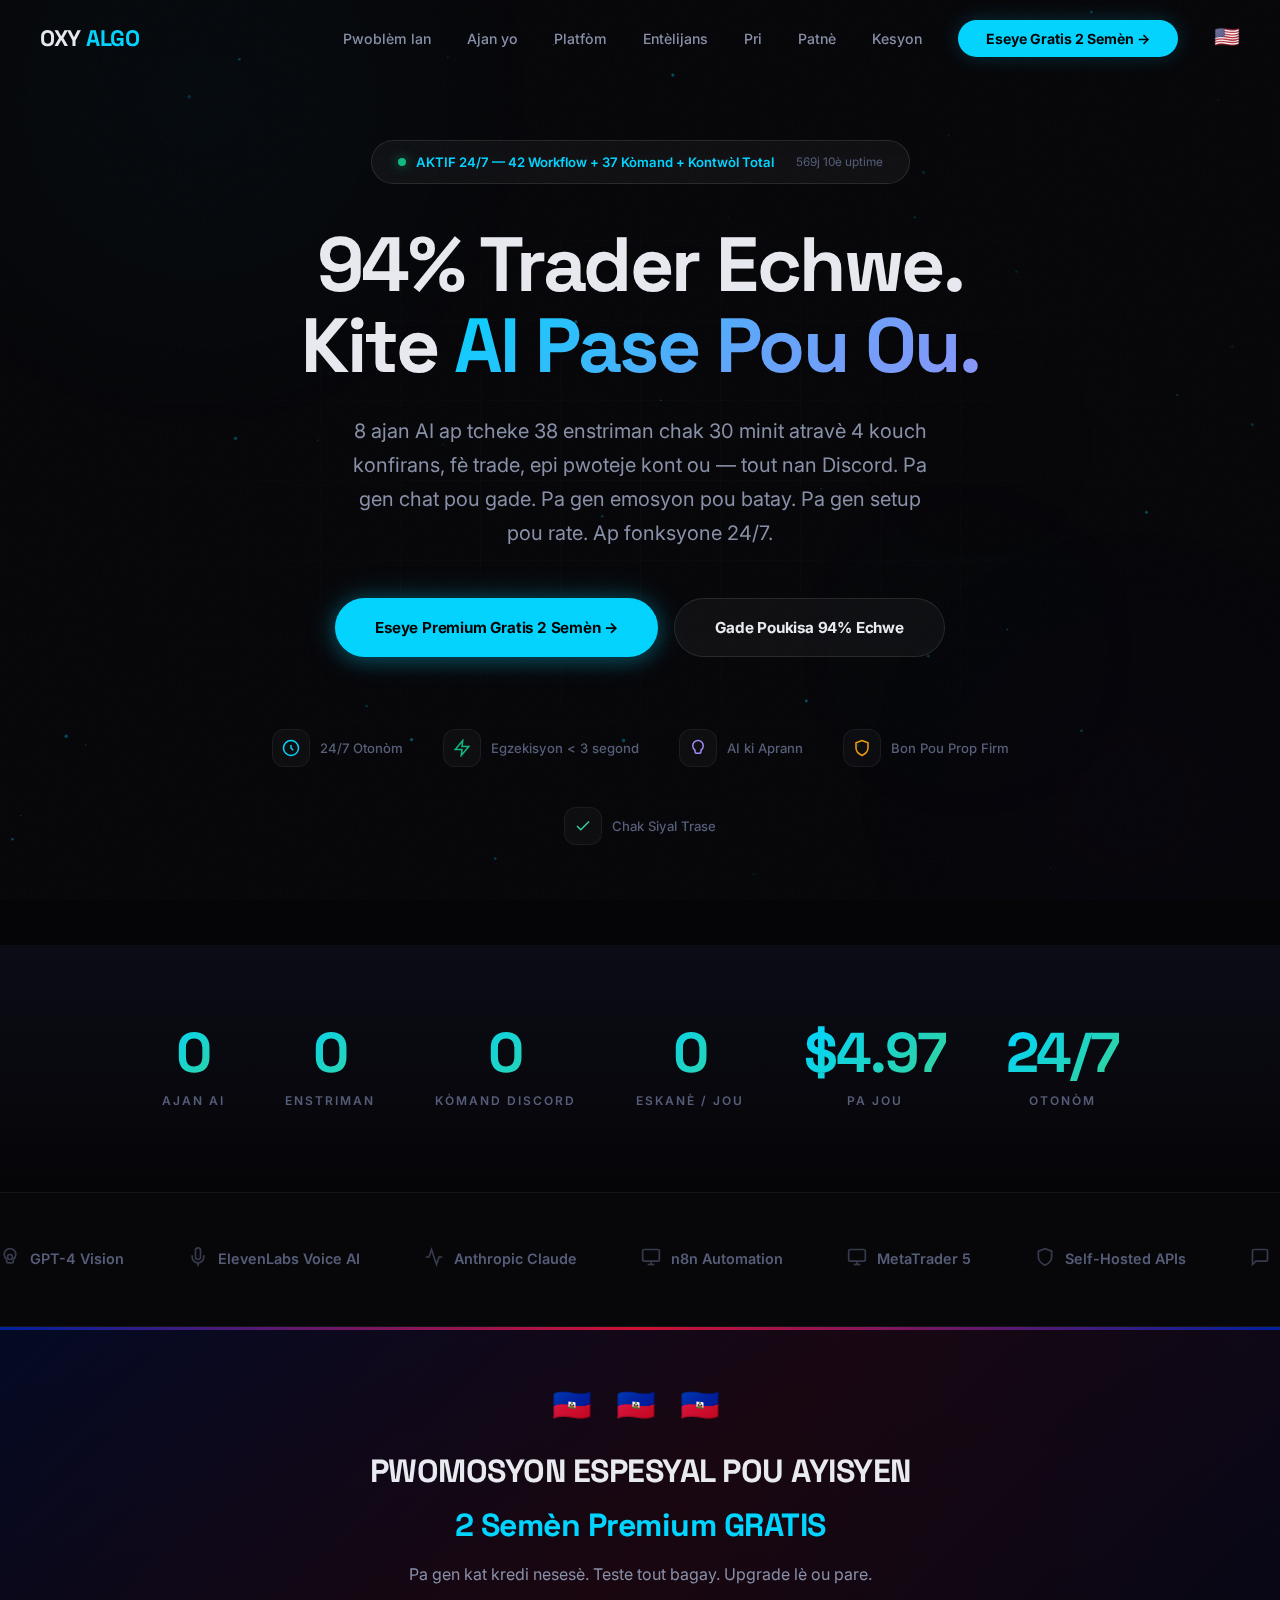
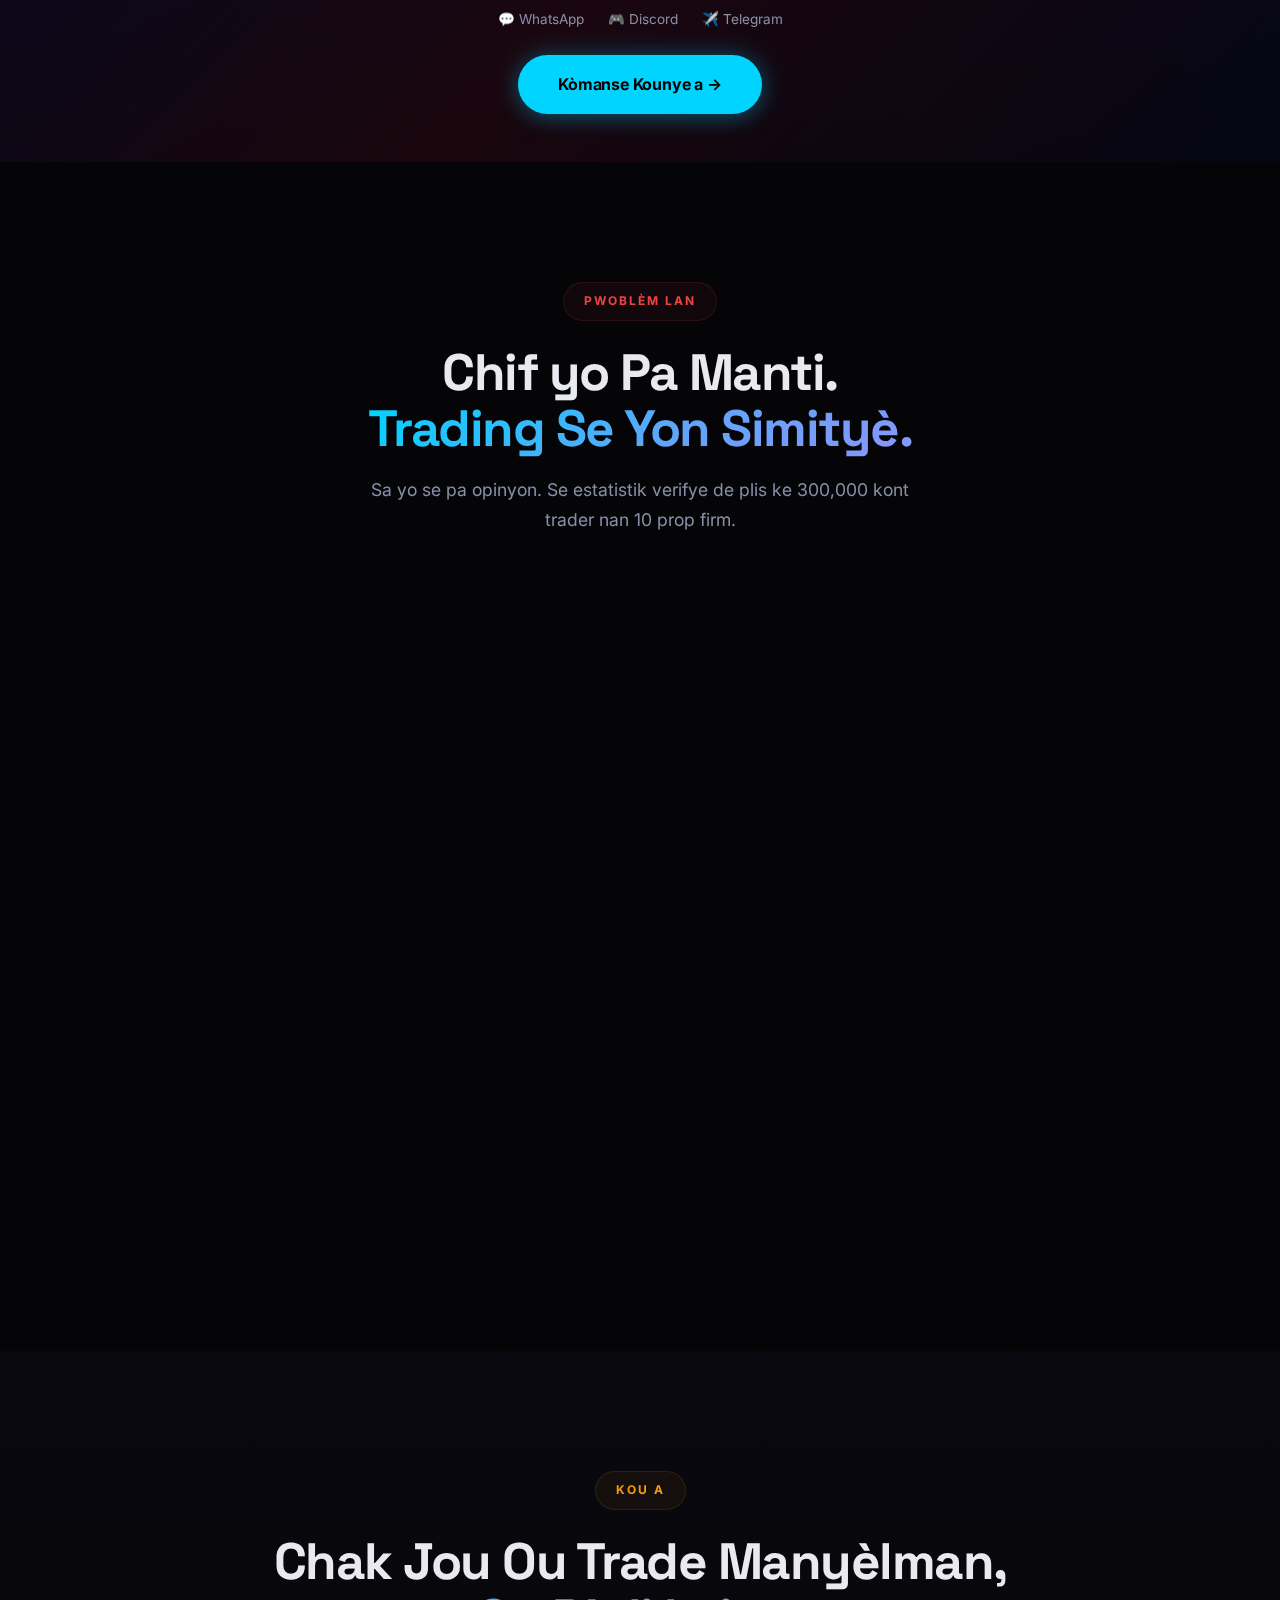
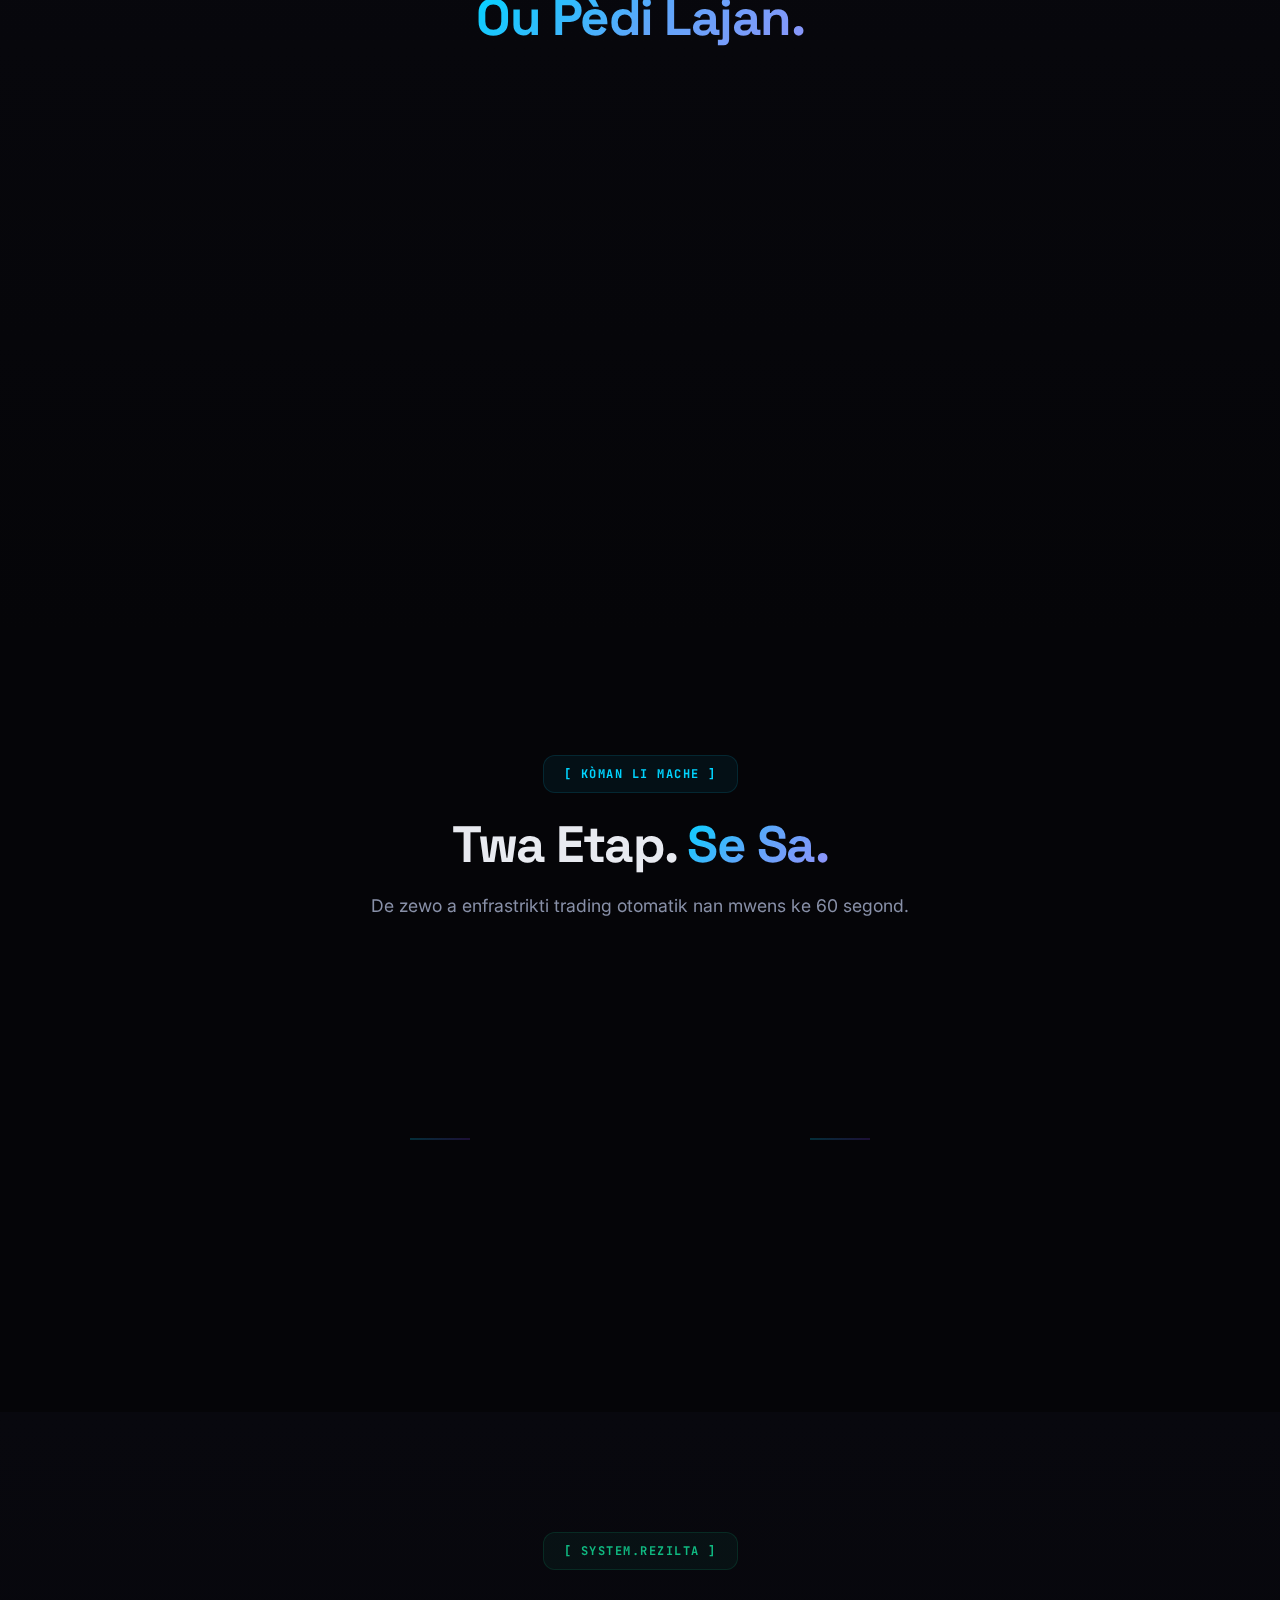
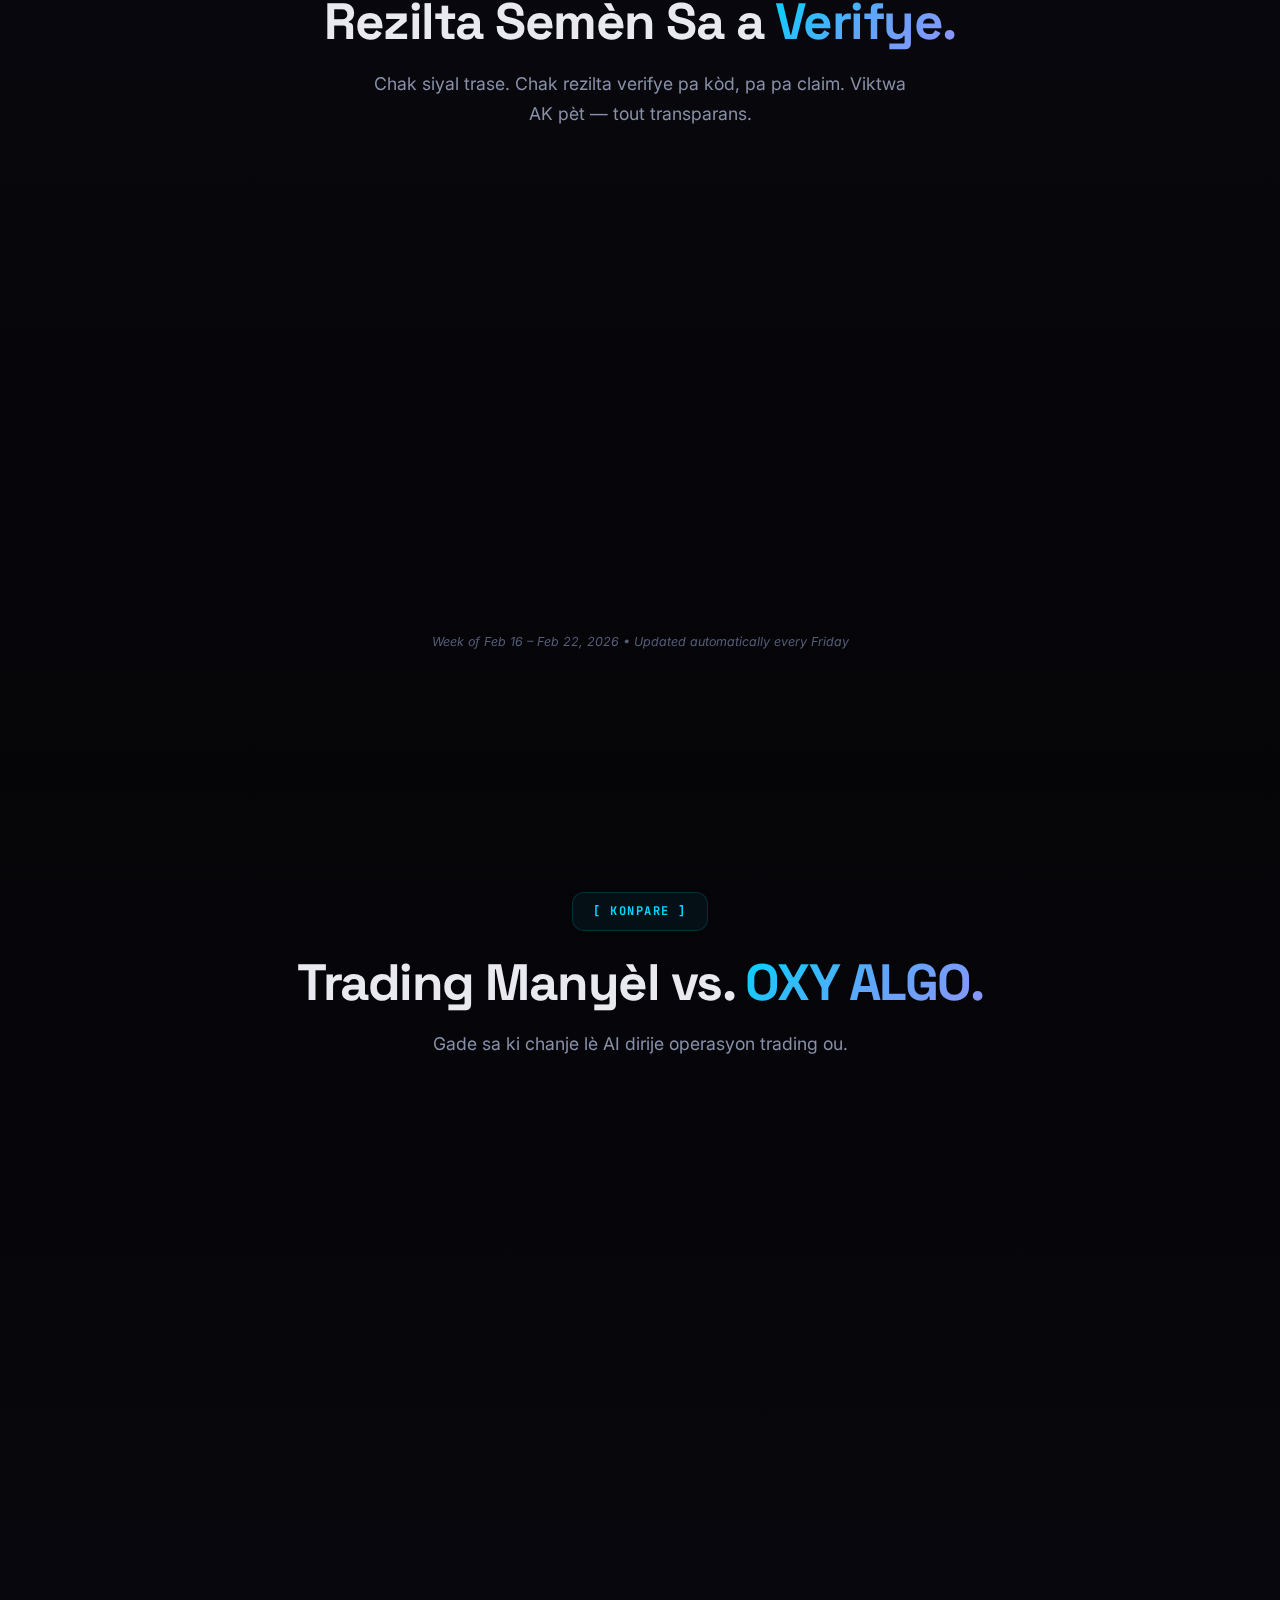
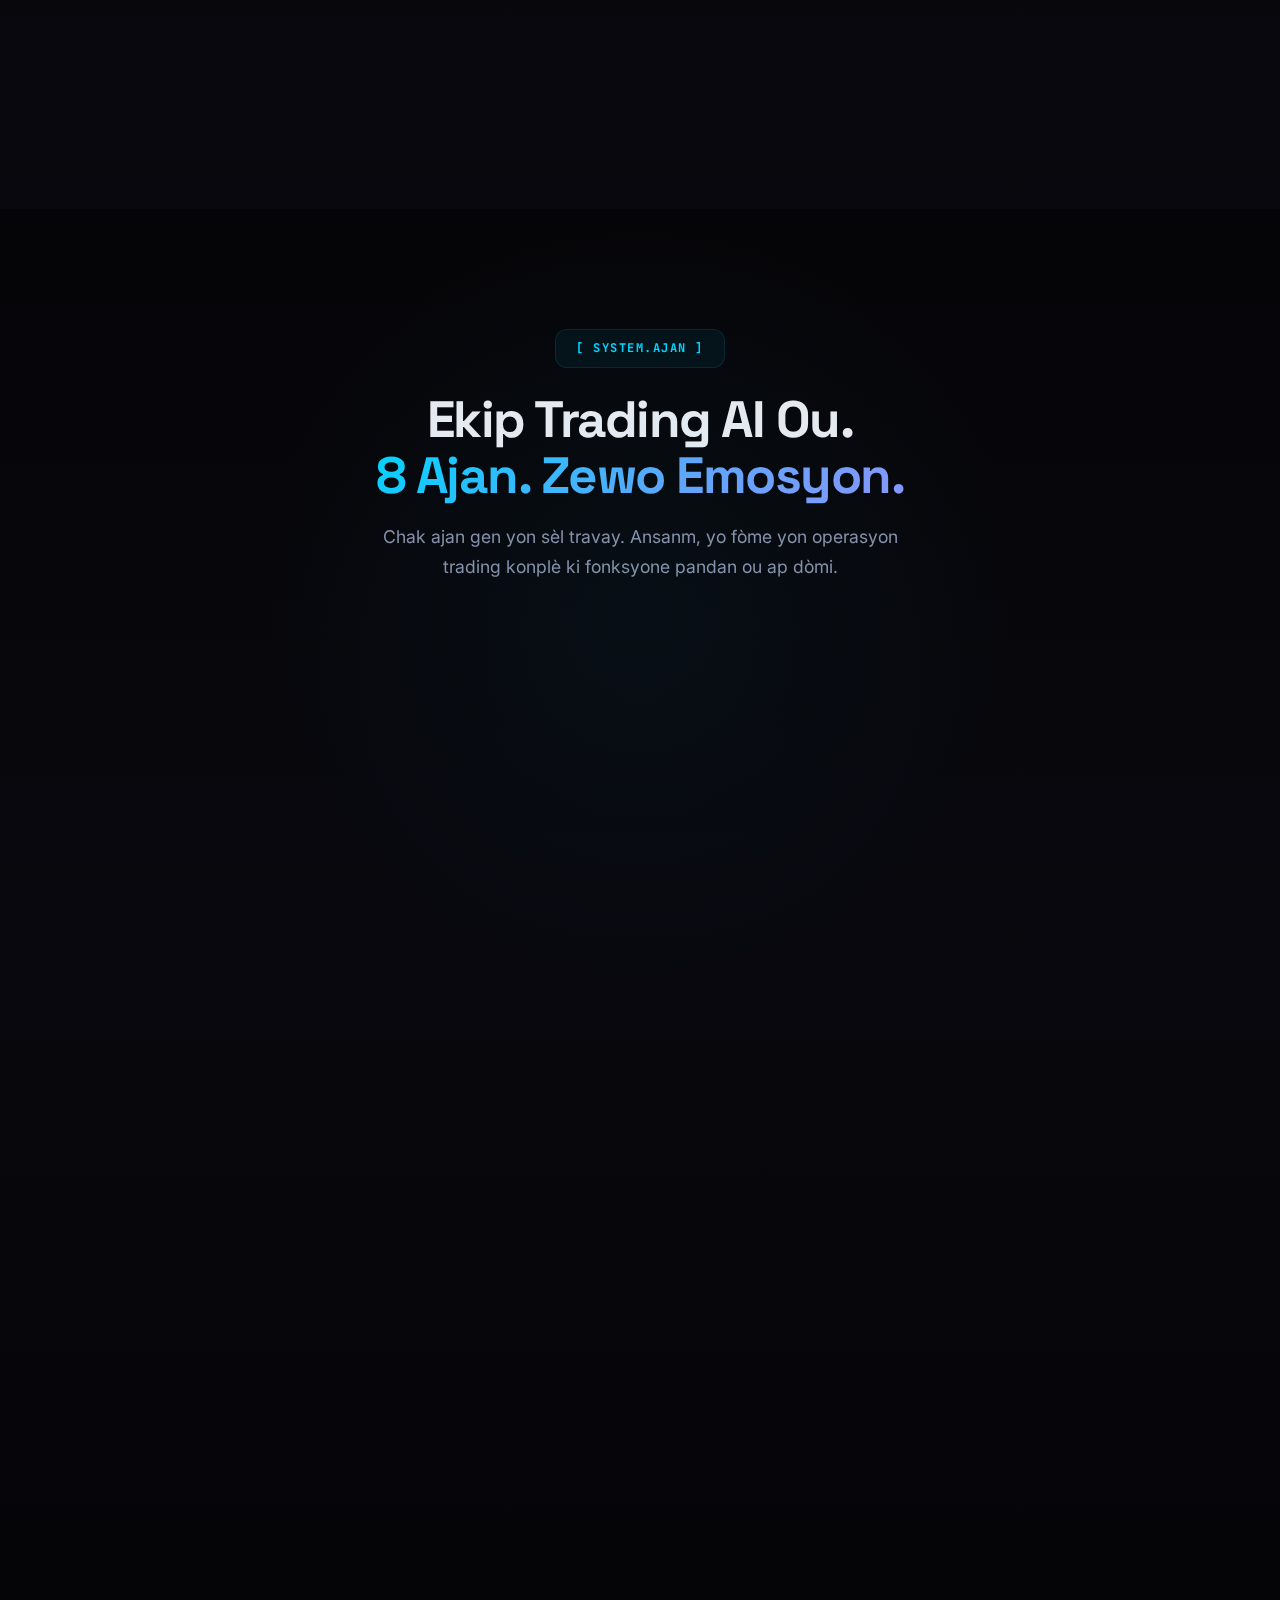
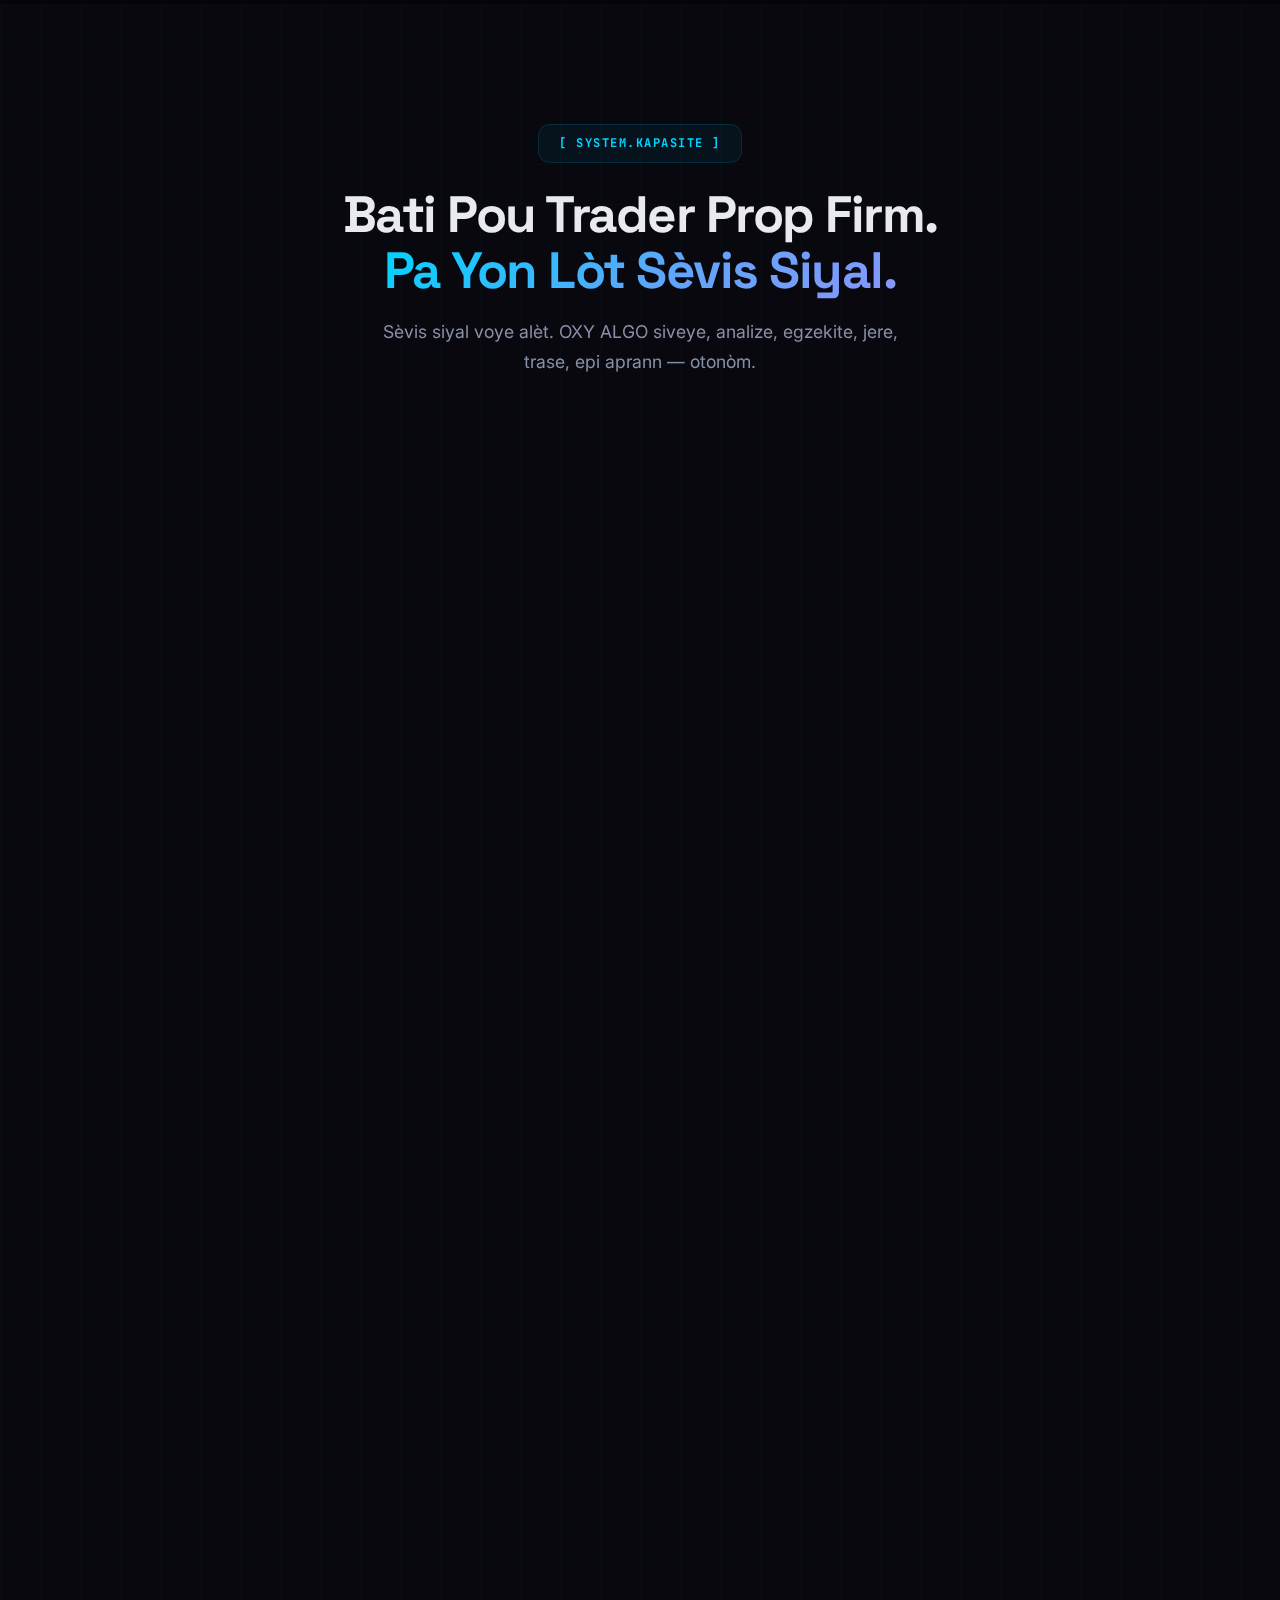
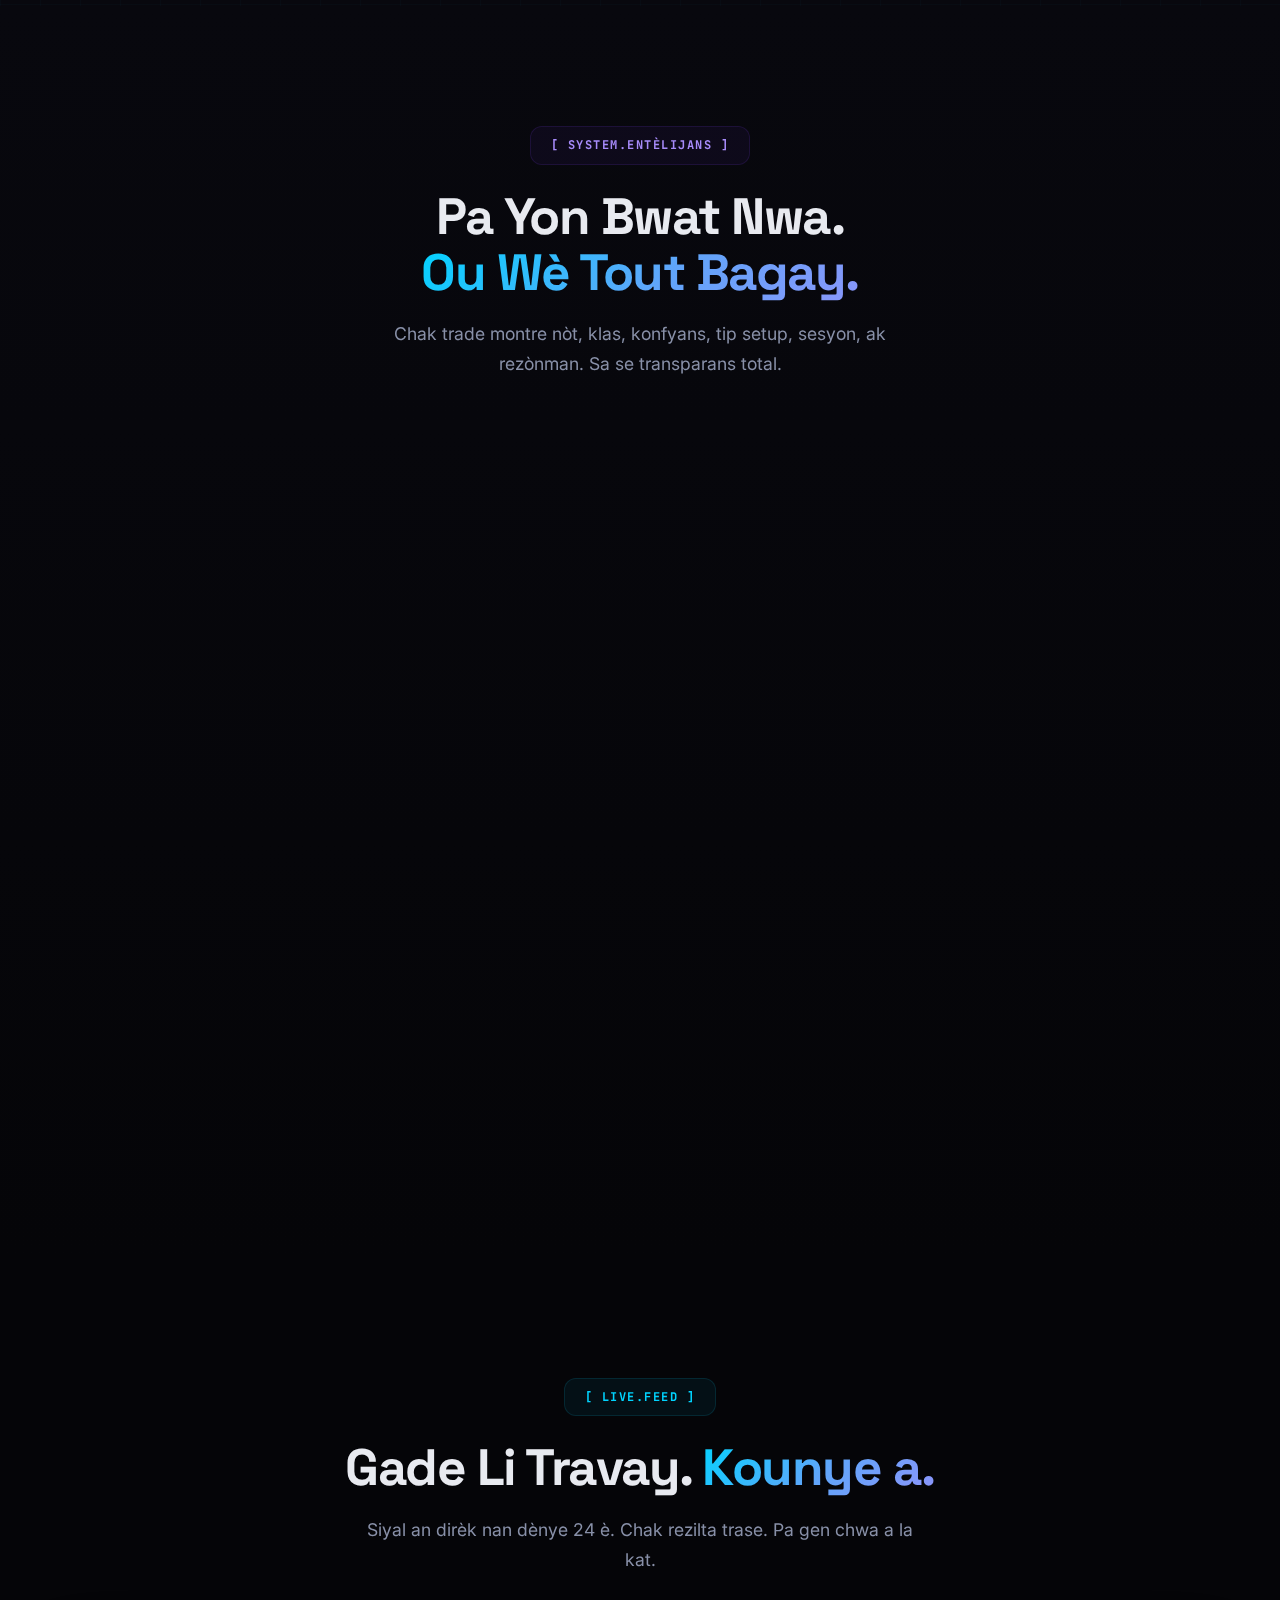
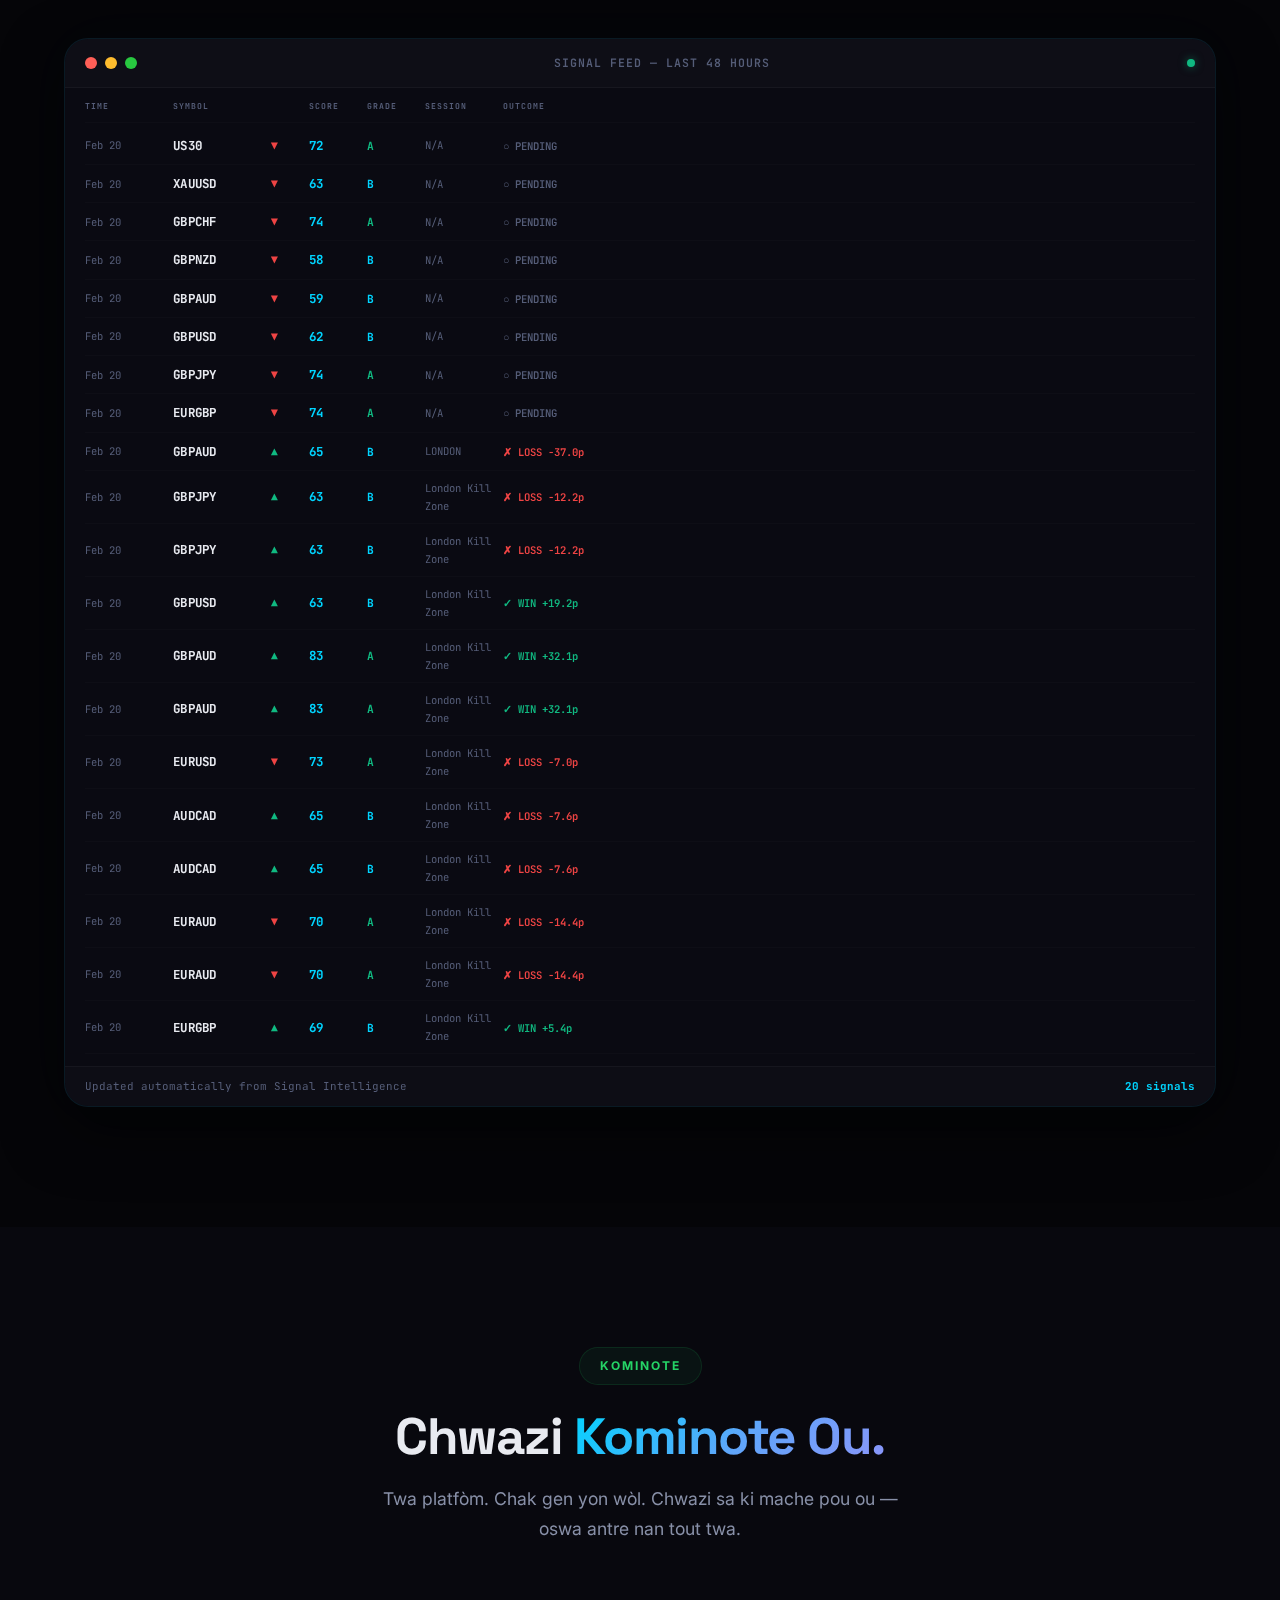
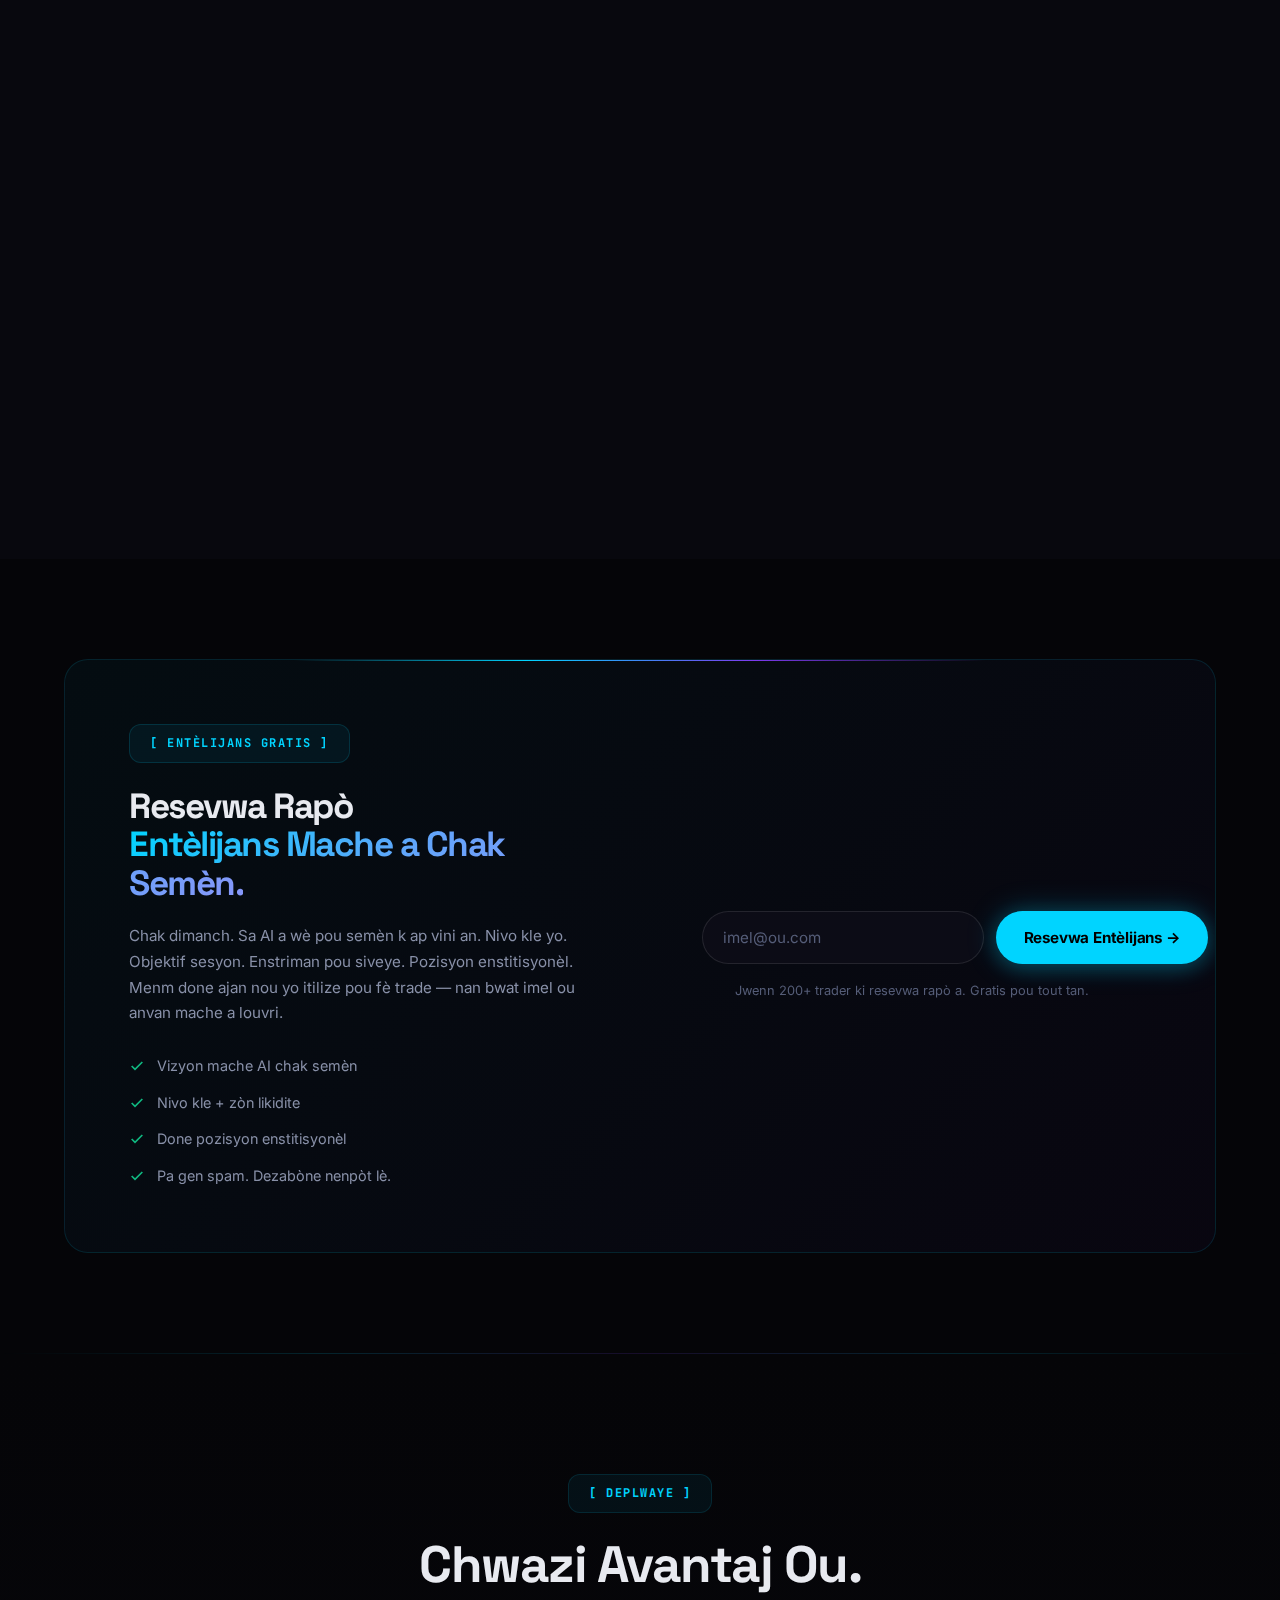
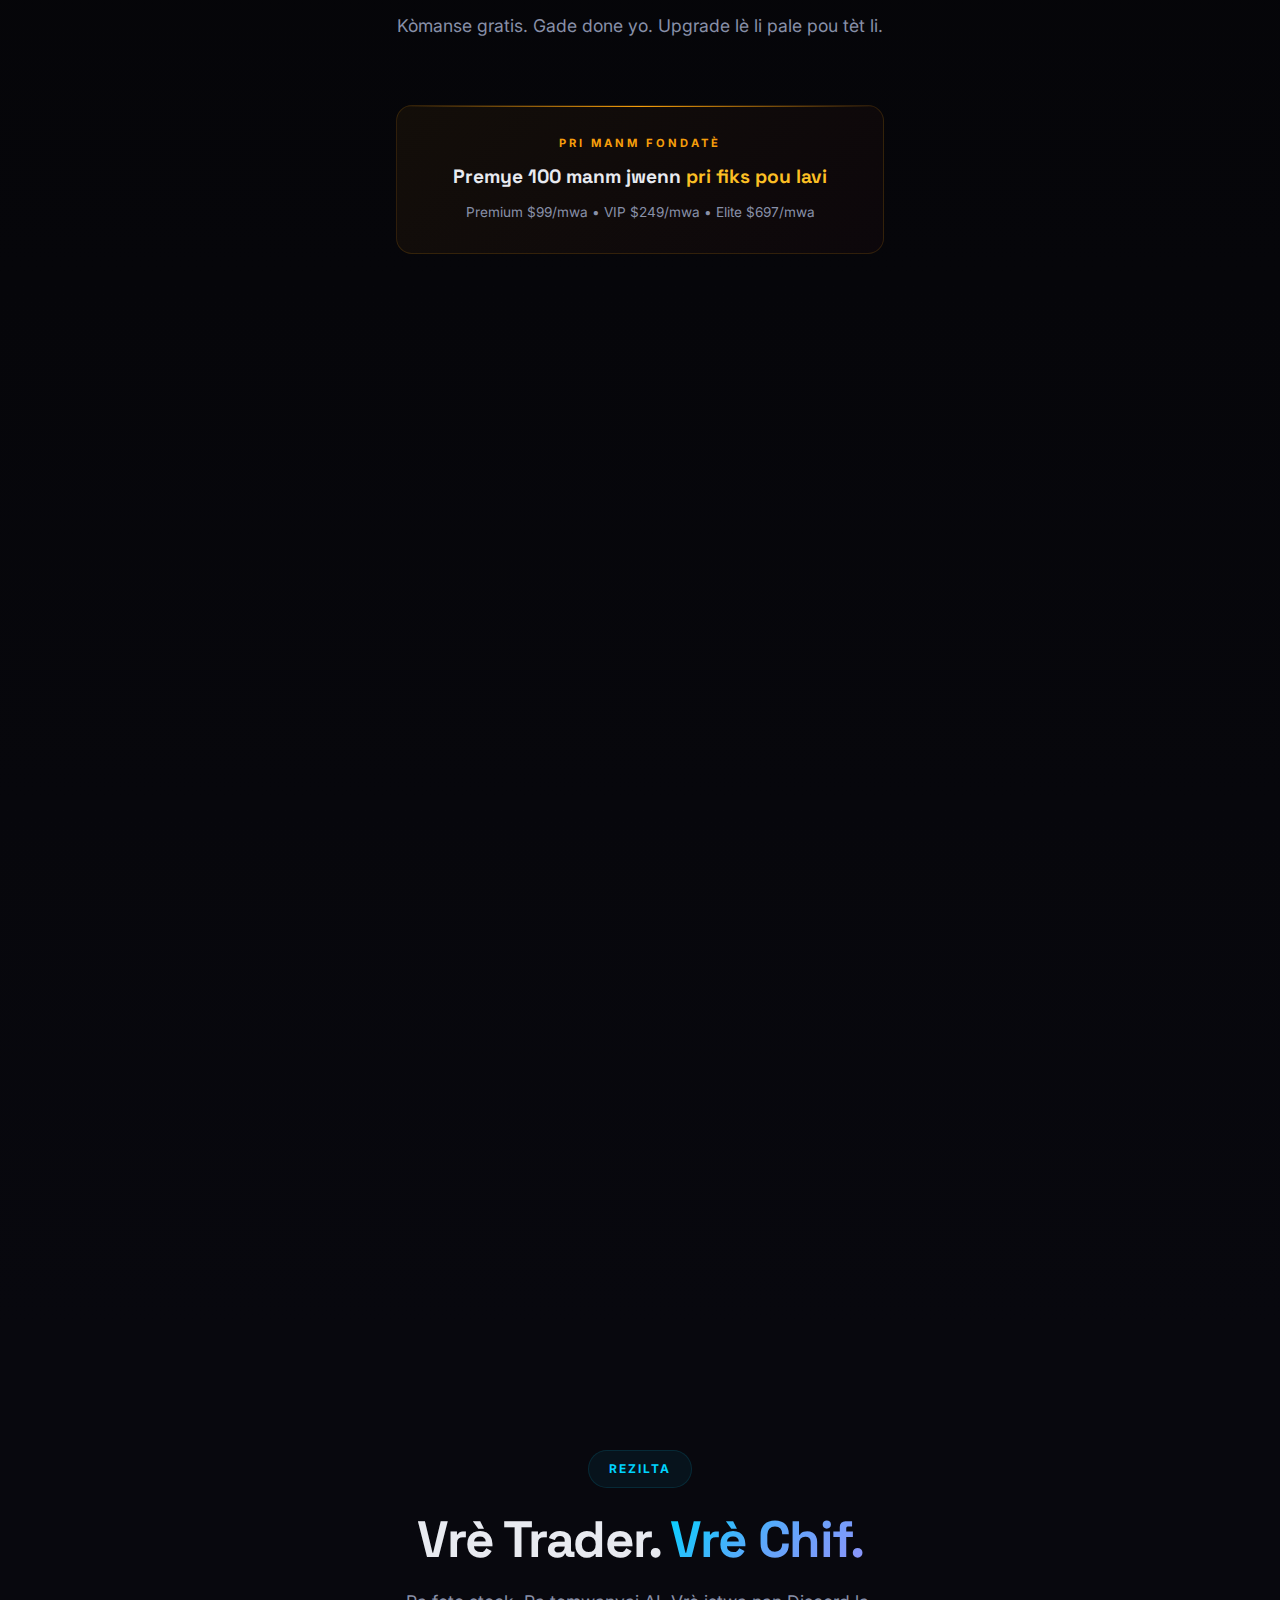
<file: ht/index.html>
<!DOCTYPE html>
<html lang="ht">
<head>
<meta charset="UTF-8">
<meta name="viewport" content="width=device-width, initial-scale=1.0">
<title>OXY ALGO &mdash; 94% Trader Echwe Prop Challenge. Kite AI Pase Pa Ou.</title>
<meta name="description" content="8 ajan AI ap tcheke 38 enstriman, fè trade, epi pwoteje kont ou 24/7. Analiz ICT/SMC otomatik. Bon pou prop firm. Risk Guardian ap aplike règ ou yo. Antre gratis.">
<meta property="og:title" content="OXY ALGO &mdash; 94% Trader Echwe. Kite AI Pase Pou Ou.">
<meta property="og:description" content="8 ajan AI ap siveye 38 enstriman, analize, egzekite, epi pwoteje &mdash; 24/7 san emosyon. Kontwòl konplè nan Discord. Eseye gratis.">
<meta property="og:type" content="website">
<meta property="og:image" content="https://oxyalgo.github.io/og-image.png">
<meta property="og:url" content="https://oxyalgo.github.io/ht/">
<meta name="twitter:card" content="summary_large_image">
<meta name="twitter:title" content="OXY ALGO &mdash; 94% Trader Echwe. Kite AI Pase Pou Ou.">
<meta name="twitter:description" content="8 ajan AI ap siveye 38 enstriman, analize, egzekite, epi pwoteje — 24/7 san emosyon.">
<meta name="twitter:image" content="https://oxyalgo.github.io/og-image.png">
<link rel="icon" type="image/png" href="/og-image.png">
<meta name="robots" content="index, follow">
<link rel="canonical" href="https://oxyalgo.github.io/ht/">
<link rel="alternate" hreflang="en" href="https://oxyalgo.github.io/">
<link rel="alternate" hreflang="ht" href="https://oxyalgo.github.io/ht/">

<!-- Google Analytics 4 -->
<script async src="https://www.googletagmanager.com/gtag/js?id=G-L75TBQJ9DJ"></script>
<script>
  window.dataLayer = window.dataLayer || [];
  function gtag(){dataLayer.push(arguments);}
  gtag('js', new Date());
  gtag('config', 'G-L75TBQJ9DJ');
  (function(){
    var params = new URLSearchParams(window.location.search);
    var utmKeys = ['utm_source','utm_medium','utm_campaign','utm_content','utm_term'];
    var utmData = {};
    utmKeys.forEach(function(k){ if(params.get(k)) utmData[k] = params.get(k); });
    if(Object.keys(utmData).length > 0){
      utmData.landing_page = window.location.pathname;
      utmData.timestamp = new Date().toISOString();
      utmData.language = 'ht';
      localStorage.setItem('oxy_utm', JSON.stringify(utmData));
    }
  })();
</script>

<!-- JSON-LD Schema -->
<script type="application/ld+json">
{
  "@context": "https://schema.org",
  "@type": "SoftwareApplication",
  "name": "OXY ALGO",
  "description": "Platfòm trading AI otonòm ak 8 ajan espesyalize ki tcheke 38 enstriman. Egzekisyon trade otomatik, jesyon risk, epi konfòmite prop firm nan Discord.",
  "applicationCategory": "FinanceApplication",
  "operatingSystem": "Web (Discord)",
  "inLanguage": "ht",
  "offers": [
    {"@type": "Offer", "name": "Gratis", "price": "0", "priceCurrency": "USD"},
    {"@type": "Offer", "name": "Premium", "price": "149", "priceCurrency": "USD"},
    {"@type": "Offer", "name": "VIP", "price": "349", "priceCurrency": "USD"},
    {"@type": "Offer", "name": "Elite", "price": "997", "priceCurrency": "USD"}
  ],
  "author": {"@type": "Organization", "name": "OXY ALGO", "url": "https://oxyalgo.github.io"}
}
</script>

<link rel="preconnect" href="https://fonts.googleapis.com">
<link rel="preconnect" href="https://fonts.gstatic.com" crossorigin>
<link href="https://fonts.googleapis.com/css2?family=Space+Grotesk:wght@400;500;600;700&family=Inter:wght@400;500;600;700;800;900&family=JetBrains+Mono:wght@400;700&display=swap" rel="stylesheet">
<link rel="stylesheet" href="style.css">
</head>
<body>

<!-- Ambient Background -->
<div class="ambient-bg">
  <div class="blob blob-1"></div>
  <div class="blob blob-2"></div>
  <div class="blob blob-3"></div>
  <div class="blob blob-4"></div>
</div>
<div class="noise-overlay"></div>
<div class="scroll-progress" id="scrollProgress"></div>

<!-- NAV -->
<nav id="navbar">
  <div class="nav-inner">
    <a href="#" class="logo">OXY <span>ALGO</span></a>
    <button class="mobile-menu" onclick="document.querySelector('.nav-links').classList.toggle('open')">&#9776;</button>
    <ul class="nav-links">
      <li><a href="#pwoblèm">Pwoblèm lan</a></li>
      <li><a href="#ajan">Ajan yo</a></li>
      <li><a href="#platfòm">Platfòm</a></li>
      <li><a href="#entèlijans">Entèlijans</a></li>
      <li><a href="#pri">Pri</a></li>
      <li><a href="#patnè">Patnè</a></li>
      <li><a href="#faq">Kesyon</a></li>
      <li><a href="https://whop.com/oxy-algo-ht/premium-37/" target="_blank" class="nav-cta">Eseye Gratis 2 Semèn &rarr;</a></li>
      <li><a href="../" title="English" style="font-size:1.3em;line-height:1;">🇺🇸</a></li>
    </ul>
  </div>
</nav>

<!-- HERO -->
<div class="hero">
  <div class="hero-grid"></div>
  <canvas class="hero-particles" id="particles"></canvas>
  <div class="hero-typewriter" id="heroTypewriter"></div>
  <div class="hero-content">
    <div class="hero-badge"><span class="pulse-dot"></span> AKTIF 24/7 &mdash; 42 Workflow + 37 Kòmand + Kontwòl Total</div>
    <h1>94% Trader Echwe.<br>Kite <span class="grad">AI Pase Pou Ou.</span></h1>
    <p class="sub">8 ajan AI ap tcheke 38 enstriman chak 30 minit atravè 4 kouch konfirans, fè trade, epi pwoteje kont ou &mdash; tout nan Discord. Pa gen chat pou gade. Pa gen emosyon pou batay. Pa gen setup pou rate. Ap fonksyone 24/7.</p>
    <div class="hero-btns">
      <a href="https://whop.com/oxy-algo-ht/premium-37/" target="_blank" class="btn btn-primary">Eseye Premium Gratis 2 Semèn &rarr;</a>
      <a href="#pwoblèm" class="btn btn-secondary">Gade Poukisa 94% Echwe</a>
    </div>
    <div class="trust-bar">
      <div class="trust-item"><div class="trust-icon"><svg width="18" height="18" viewBox="0 0 24 24" fill="none" stroke="var(--accent)" stroke-width="2"><circle cx="12" cy="12" r="10"/><path d="M12 8v4l3 3"/></svg></div> 24/7 Otonòm</div>
      <div class="trust-item"><div class="trust-icon"><svg width="18" height="18" viewBox="0 0 24 24" fill="none" stroke="var(--green)" stroke-width="2"><path d="M13 2L3 14h9l-1 8 10-12h-9l1-8z"/></svg></div> Egzekisyon &lt; 3 segond</div>
      <div class="trust-item"><div class="trust-icon"><svg width="18" height="18" viewBox="0 0 24 24" fill="none" stroke="var(--purple2)" stroke-width="2"><path d="M12 2a7 7 0 0 1 7 7c0 2.38-1.19 4.47-3 5.74V17a2 2 0 0 1-2 2h-4a2 2 0 0 1-2-2v-2.26C6.19 13.47 5 11.38 5 9a7 7 0 0 1 7-7z"/></svg></div> AI ki Aprann</div>
      <div class="trust-item"><div class="trust-icon"><svg width="18" height="18" viewBox="0 0 24 24" fill="none" stroke="var(--gold)" stroke-width="2"><path d="M12 22s8-4 8-10V5l-8-3-8 3v7c0 6 8 10 8 10z"/></svg></div> Bon Pou Prop Firm</div>
      <div class="trust-item"><div class="trust-icon"><svg width="18" height="18" viewBox="0 0 24 24" fill="none" stroke="var(--green2)" stroke-width="2"><polyline points="20 6 9 17 4 12"/></svg></div> Chak Siyal Trase</div>
    </div>
  </div>
</div>

<!-- STATS BAR -->
<div class="stats-section">
  <div class="stats-grid wrap">
    <div class="stat"><div class="stat-num" data-target="8">0</div><div class="stat-label">Ajan AI</div></div>
    <div class="stat"><div class="stat-num" data-target="38">0</div><div class="stat-label">Enstriman</div></div>
    <div class="stat"><div class="stat-num" data-target="37">0</div><div class="stat-label">Kòmand Discord</div></div>
    <div class="stat"><div class="stat-num" data-target="350" data-suffix="+">0</div><div class="stat-label">Eskanè / Jou</div></div>
    <div class="stat"><div class="stat-num no-count">$4.97</div><div class="stat-label">Pa Jou</div></div>
    <div class="stat"><div class="stat-num no-count">24/7</div><div class="stat-label">Otonòm</div></div>
  </div>
</div>

<!-- TECH MARQUEE -->
<div class="trust-logos">
  <div class="marquee-track">
    <div class="trust-logo-item"><span class="trust-logo-icon"><svg width="20" height="20" viewBox="0 0 24 24" fill="none" stroke="currentColor" stroke-width="2"><circle cx="12" cy="12" r="3"/><path d="M12 2a7 7 0 0 1 7 7c0 2.38-1.19 4.47-3 5.74V17a2 2 0 0 1-2 2h-4a2 2 0 0 1-2-2v-2.26C6.19 13.47 5 11.38 5 9a7 7 0 0 1 7-7z"/></svg></span> GPT-4 Vision</div>
    <div class="trust-logo-item"><span class="trust-logo-icon"><svg width="20" height="20" viewBox="0 0 24 24" fill="none" stroke="currentColor" stroke-width="2"><path d="M12 1a3 3 0 0 0-3 3v8a3 3 0 0 0 6 0V4a3 3 0 0 0-3-3z"/><path d="M19 10v2a7 7 0 0 1-14 0v-2"/><line x1="12" y1="19" x2="12" y2="23"/></svg></span> ElevenLabs Voice AI</div>
    <div class="trust-logo-item"><span class="trust-logo-icon"><svg width="20" height="20" viewBox="0 0 24 24" fill="none" stroke="currentColor" stroke-width="2"><polyline points="22 12 18 12 15 21 9 3 6 12 2 12"/></svg></span> Anthropic Claude</div>
    <div class="trust-logo-item"><span class="trust-logo-icon"><svg width="20" height="20" viewBox="0 0 24 24" fill="none" stroke="currentColor" stroke-width="2"><rect x="2" y="3" width="20" height="14" rx="2"/><line x1="8" y1="21" x2="16" y2="21"/><line x1="12" y1="17" x2="12" y2="21"/></svg></span> n8n Automation</div>
    <div class="trust-logo-item"><span class="trust-logo-icon"><svg width="20" height="20" viewBox="0 0 24 24" fill="none" stroke="currentColor" stroke-width="2"><rect x="2" y="3" width="20" height="14" rx="2"/><path d="M8 21h8"/><path d="M12 17v4"/></svg></span> MetaTrader 5</div>
    <div class="trust-logo-item"><span class="trust-logo-icon"><svg width="20" height="20" viewBox="0 0 24 24" fill="none" stroke="currentColor" stroke-width="2"><path d="M12 22s8-4 8-10V5l-8-3-8 3v7c0 6 8 10 8 10z"/></svg></span> Self-Hosted APIs</div>
    <div class="trust-logo-item"><span class="trust-logo-icon"><svg width="20" height="20" viewBox="0 0 24 24" fill="none" stroke="currentColor" stroke-width="2"><path d="M21 15a2 2 0 0 1-2 2H7l-4 4V5a2 2 0 0 1 2-2h14a2 2 0 0 1 2 2z"/></svg></span> Discord Delivery</div>
    <div class="trust-logo-item"><span class="trust-logo-icon"><svg width="20" height="20" viewBox="0 0 24 24" fill="none" stroke="currentColor" stroke-width="2"><circle cx="11" cy="11" r="8"/><line x1="21" y1="21" x2="16.65" y2="16.65"/><line x1="11" y1="8" x2="11" y2="14"/><line x1="8" y1="11" x2="14" y2="11"/></svg></span> Perplexity AI</div>
    <!-- Duplicate for seamless loop -->
    <div class="trust-logo-item"><span class="trust-logo-icon"><svg width="20" height="20" viewBox="0 0 24 24" fill="none" stroke="currentColor" stroke-width="2"><circle cx="12" cy="12" r="3"/><path d="M12 2a7 7 0 0 1 7 7c0 2.38-1.19 4.47-3 5.74V17a2 2 0 0 1-2 2h-4a2 2 0 0 1-2-2v-2.26C6.19 13.47 5 11.38 5 9a7 7 0 0 1 7-7z"/></svg></span> GPT-4 Vision</div>
    <div class="trust-logo-item"><span class="trust-logo-icon"><svg width="20" height="20" viewBox="0 0 24 24" fill="none" stroke="currentColor" stroke-width="2"><path d="M12 1a3 3 0 0 0-3 3v8a3 3 0 0 0 6 0V4a3 3 0 0 0-3-3z"/><path d="M19 10v2a7 7 0 0 1-14 0v-2"/><line x1="12" y1="19" x2="12" y2="23"/></svg></span> ElevenLabs Voice AI</div>
    <div class="trust-logo-item"><span class="trust-logo-icon"><svg width="20" height="20" viewBox="0 0 24 24" fill="none" stroke="currentColor" stroke-width="2"><polyline points="22 12 18 12 15 21 9 3 6 12 2 12"/></svg></span> Anthropic Claude</div>
    <div class="trust-logo-item"><span class="trust-logo-icon"><svg width="20" height="20" viewBox="0 0 24 24" fill="none" stroke="currentColor" stroke-width="2"><rect x="2" y="3" width="20" height="14" rx="2"/><line x1="8" y1="21" x2="16" y2="21"/><line x1="12" y1="17" x2="12" y2="21"/></svg></span> n8n Automation</div>
    <div class="trust-logo-item"><span class="trust-logo-icon"><svg width="20" height="20" viewBox="0 0 24 24" fill="none" stroke="currentColor" stroke-width="2"><rect x="2" y="3" width="20" height="14" rx="2"/><path d="M8 21h8"/><path d="M12 17v4"/></svg></span> MetaTrader 5</div>
    <div class="trust-logo-item"><span class="trust-logo-icon"><svg width="20" height="20" viewBox="0 0 24 24" fill="none" stroke="currentColor" stroke-width="2"><path d="M12 22s8-4 8-10V5l-8-3-8 3v7c0 6 8 10 8 10z"/></svg></span> Self-Hosted APIs</div>
    <div class="trust-logo-item"><span class="trust-logo-icon"><svg width="20" height="20" viewBox="0 0 24 24" fill="none" stroke="currentColor" stroke-width="2"><path d="M21 15a2 2 0 0 1-2 2H7l-4 4V5a2 2 0 0 1 2-2h14a2 2 0 0 1 2 2z"/></svg></span> Discord Delivery</div>
    <div class="trust-logo-item"><span class="trust-logo-icon"><svg width="20" height="20" viewBox="0 0 24 24" fill="none" stroke="currentColor" stroke-width="2"><circle cx="11" cy="11" r="8"/><line x1="21" y1="21" x2="16.65" y2="16.65"/><line x1="11" y1="8" x2="11" y2="14"/><line x1="8" y1="11" x2="14" y2="11"/></svg></span> Perplexity AI</div>
  </div>
</div>

<!-- FREE TRIAL BANNER -->
<div class="trial-banner">
  <div class="trial-banner-content">
    <div class="trial-banner-flags">🇭🇹 🇭🇹 🇭🇹</div>
    <h3>PWOMOSYON ESPESYAL POU AYISYEN<br><span class="trial-highlight">2 Semèn Premium GRATIS</span></h3>
    <p>Pa gen kat kredi nesesè. Teste tout bagay. Upgrade lè ou pare.</p>
    <div class="trial-platforms">
      <span>💬 WhatsApp</span>
      <span>🎮 Discord</span>
      <span>✈️ Telegram</span>
    </div>
    <a href="https://whop.com/oxy-algo-ht/premium-37/" target="_blank" class="btn btn-primary">Kòmanse Kounye a &rarr;</a>
  </div>
</div>

<!-- THE PROBLEM -->
<section class="problem-section" id="pwoblèm">
  <div class="wrap">
    <div class="section-center">
      <div class="section-tag" style="background:rgba(239,68,68,0.06);border-color:rgba(239,68,68,0.12);color:var(--red);">Pwoblèm Lan</div>
      <h2>Chif yo Pa Manti.<br><span class="grad">Trading Se Yon Simityè.</span></h2>
      <p class="lead">Sa yo se pa opinyon. Se estatistik verifye de plis ke 300,000 kont trader nan 10 prop firm.</p>
    </div>
    <div class="pain-grid">
      <div class="pain-card reveal">
        <div class="pain-icon" style="background:rgba(239,68,68,0.06);"><svg width="28" height="28" viewBox="0 0 24 24" fill="none" stroke="var(--red)" stroke-width="2"><circle cx="12" cy="12" r="10"/><path d="M12 6v6l4 2"/></svg></div>
        <h3>94% Echwe Premye Challenge Yo</h3>
        <p>Sèlman 14% janm pase yon evalyasyon. Sèlman 7% janm resevwa yon sèl peman. An mwayèn, yon trader depanse $4,270 nan plizyè tantativ anvan li bay vag. Modèl biznis prop firm yo depann de echèk ou.</p>
      </div>
      <div class="pain-card reveal reveal-delay-1">
        <div class="pain-icon" style="background:rgba(245,158,11,0.06);"><svg width="28" height="28" viewBox="0 0 24 24" fill="none" stroke="var(--gold)" stroke-width="2"><circle cx="12" cy="12" r="10"/><path d="M12 8v4"/><circle cx="12" cy="16" r="0.5" fill="var(--gold)"/></svg></div>
        <h3>80% Kite Nan 2 Ane</h3>
        <p>Sèlman 1.6% day trader fè lajan nan yon ane. Sèlman 1% reyisi nan 5 ane. Asasen nimewo 1? Emosyon &mdash; pa estrateji, pa kapital, pa kondisyon mache. Ou pèdi paske ou se yon moun.</p>
      </div>
      <div class="pain-card reveal reveal-delay-2">
        <div class="pain-icon" style="background:rgba(124,58,237,0.06);"><svg width="28" height="28" viewBox="0 0 24 24" fill="none" stroke="var(--purple2)" stroke-width="2"><path d="M20.84 4.61a5.5 5.5 0 0 0-7.78 0L12 5.67l-1.06-1.06a5.5 5.5 0 0 0-7.78 7.78L12 21.23l8.84-8.84a5.5 5.5 0 0 0 0-7.78z"/></svg></div>
        <h3>Revenge Trading Detwi Kont</h3>
        <p>Ou pèdi yon trade. Ou santi doulè a. Ou kouri antre nan pwochen trade la pou reprann lajan an. 80% violasyon prop firm rive konsa &mdash; emosyon domine règ. Yon move maten, epi challenge ou fini anvan midi.</p>
      </div>
      <div class="pain-card reveal reveal-delay-3">
        <div class="pain-icon" style="background:rgba(0,212,255,0.06);"><svg width="28" height="28" viewBox="0 0 24 24" fill="none" stroke="var(--accent)" stroke-width="2"><rect x="2" y="3" width="20" height="14" rx="2"/><line x1="8" y1="21" x2="16" y2="21"/><line x1="12" y1="17" x2="12" y2="21"/></svg></div>
        <h3>$5,000/Ane Nan Zouti Ki Pa Pale</h3>
        <p>TradingView. Scanner. Jounal. Nouvèl. VPS. Sèvis siyal. Frè challenge. Ou depanse $1,500-5,000 pa ane nan zouti ki pa konekte anvan ou fè yon sèl dola. Epi okenn nan yo pa trade pou ou.</p>
      </div>
    </div>
    <div class="problem-transition reveal">
      <p>E si ou te ka ranplase tout sa ak <span class="data-value">yon sèl sistèm</span>?</p>
      <p class="problem-sub">8 ajan AI. 38 enstriman. Scanning otomatik, egzekisyon, ak jesyon risk. Pa gen emosyon. Pa gen ezitasyon. Pa gen setup rate. Jis kòd k ap fè sa moun pa kapab.</p>
    </div>
  </div>
</section>

<!-- THE COST OF DOING NOTHING -->
<section class="cost-section" id="kou">
  <div class="wrap">
    <div class="section-center">
      <div class="section-tag" style="background:rgba(245,158,11,0.06);border-color:rgba(245,158,11,0.12);color:var(--gold);">Kou a</div>
      <h2>Chak Jou Ou Trade Manyèlman,<br><span class="grad">Ou Pèdi Lajan.</span></h2>
    </div>
    <div class="cost-grid">
      <div class="cost-card reveal">
        <div class="cost-num" style="color:var(--red);">$500</div>
        <div class="cost-label">Pa setup rate</div>
        <p>Ou te nan travay. Ou te ap dòmi. Ou te ezite. Setup la te tire, frape target, epi ou pa t ladan l. Lajan sa a te ka ale lakay pou fanmi.</p>
      </div>
      <div class="cost-card reveal reveal-delay-1">
        <div class="cost-num" style="color:var(--red);">$2,000</div>
        <div class="cost-label">Pa revenge trade</div>
        <p>Yon sèl trade emosyonèl apre yon pèt. Pi gwo tay. Pa gen plan. Drawdown frape epi challenge ou fini. Sa se pri Western Union 40 fwa.</p>
      </div>
      <div class="cost-card reveal reveal-delay-2">
        <div class="cost-num" style="color:var(--red);">$500</div>
        <div class="cost-label">Pa challenge echwe</div>
        <p>An mwayèn, yon trader eseye 3 challenge pa kont. Sa se $1,500 nan frè &mdash; plis 90 jou tan pèdi &mdash; pa prop firm.</p>
      </div>
      <div class="cost-card reveal reveal-delay-3">
        <div class="cost-num" style="color:var(--red);">8 è</div>
        <div class="cost-label">Pa jou gade chat</div>
        <p>Sesyon London. Sesyon NY. Gade bouji, ap tann yon setup ki ka pa janm vini. Ou gen 2 djòb deja. Kilè pou ou trade? AI pa janm fatige.</p>
      </div>
    </div>
    <div class="cost-bottom reveal">
      <p style="font-family:var(--font-head);font-size:1.4em;font-weight:700;text-align:center;margin-bottom:12px;">OXY ALGO koute <span style="color:var(--accent)">$4.97/jou</span>. Yon sèl trade rate koute plis pase sa.</p>
      <p style="color:var(--text2);text-align:center;font-size:0.95em;">Kesyon an se pa si ou ka peye l. Se si ou ka afòde pa genyen l.</p>
    </div>
  </div>
</section>

<!-- HOW IT WORKS -->
<section class="how-section" id="kòman">
  <div class="wrap">
    <div class="section-center">
      <div class="section-tag section-tag-bracket">[ KÒMAN LI MACHE ]</div>
      <h2>Twa Etap. <span class="grad">Se Sa.</span></h2>
      <p class="lead">De zewo a enfrastrikti trading otomatik nan mwens ke 60 segond.</p>
    </div>
    <div class="how-grid">
      <div class="how-step reveal">
        <div class="how-num">01</div>
        <h3>Antre nan Discord la</h3>
        <p>Kreye yon kont gratis. Jwenn aksè touswit nan kominote a, asistan AI, alèt nouvèl, edikasyon chak jou, ak rezilta verifye. Gade siyal yo anvan ou depanse yon santim.</p>
      </div>
      <div class="how-connector"></div>
      <div class="how-step reveal reveal-delay-1">
        <div class="how-num">02</div>
        <h3>Gade AI ap Travay</h3>
        <p>8 ajan ap siveye 38 enstriman chak 30 minit atravè 4 kouch entèlijans. Sèlman siyal ak 2+ kouch konfyans ki aliye rive nan kanal ou yo. Chak siyal trase jiska rezilta.</p>
      </div>
      <div class="how-connector"></div>
      <div class="how-step reveal reveal-delay-2">
        <div class="how-num">03</div>
        <h3>Upgrade Lè Ou Pare</h3>
        <p>Lè done yo pale pou tèt yo, deblouke egzekisyon otomatik, P&amp;L an dirèk, AI Mentor, jounal vwa, tracking prop firm, ak kontwòl trade konplè nan Discord.</p>
      </div>
    </div>
  </div>
</section>

<!-- WEEKLY WINS -->
<section class="wins-section" id="rezilta-semèn">
  <div class="wrap">
    <div class="section-center">
      <div class="section-tag section-tag-bracket" style="background:rgba(16,185,129,0.06);border-color:rgba(16,185,129,0.15);color:var(--green);">[ SYSTEM.REZILTA ]</div>
      <h2>Rezilta Semèn Sa a <span class="grad">Verifye.</span></h2>
      <p class="lead">Chak siyal trase. Chak rezilta verifye pa kòd, pa pa claim. Viktwa AK pèt &mdash; tout transparans.</p>
    </div>
    <div id="weekly-wins-data">
      <p style="color:var(--text3);text-align:center;font-size:0.9em;">Ap chaje rezilta&hellip;</p>
    </div>
  </div>
</section>

<!-- MANUAL vs OXY ALGO -->
<section class="compare-section" id="konpare">
  <div class="wrap">
    <div class="section-center">
      <div class="section-tag section-tag-bracket" style="background:rgba(0,212,255,0.06);border-color:rgba(0,212,255,0.15);color:var(--accent);">[ KONPARE ]</div>
      <h2>Trading Manyèl vs. <span class="grad">OXY ALGO.</span></h2>
      <p class="lead">Gade sa ki chanje lè AI dirije operasyon trading ou.</p>
    </div>
    <div class="compare-table reveal">
      <div class="compare-row compare-header">
        <div class="compare-cell"></div>
        <div class="compare-cell compare-manual">Trading Manyèl</div>
        <div class="compare-cell compare-algo">OXY ALGO</div>
      </div>
      <div class="compare-row"><div class="compare-cell compare-label">Scanning mache</div><div class="compare-cell compare-manual">Gade 2-3 pè lè ou gen tan</div><div class="compare-cell compare-algo">38 enstriman chak 30 minit, 4-layer confluence gate</div></div>
      <div class="compare-row"><div class="compare-cell compare-label">Tan analiz</div><div class="compare-cell compare-manual">30-60 minit pa setup</div><div class="compare-cell compare-algo">Mwens ke 3 segond pa setup</div></div>
      <div class="compare-row"><div class="compare-cell compare-label">Desizyon emosyonèl</div><div class="compare-cell compare-manual">Revenge trade, FOMO, ezitasyon</div><div class="compare-cell compare-algo">Zewo emosyon. Kòd egzekite plan an.</div></div>
      <div class="compare-row"><div class="compare-cell compare-label">Jesyon risk</div><div class="compare-cell compare-manual">"M ap deplase SL mwen yon ti jan..."</div><div class="compare-cell compare-algo">Guardian aplike règ yo. Pa gen override.</div></div>
      <div class="compare-row"><div class="compare-cell compare-label">Setup rate</div><div class="compare-cell compare-manual">Ap dòmi, nan travay, ap manje</div><div class="compare-cell compare-algo">Pa janm rate yon setup. Jamè.</div></div>
      <div class="compare-row"><div class="compare-cell compare-label">Jounal trade</div><div class="compare-cell compare-manual">Kòmanse yon spreadsheet, kite nan 2 semèn</div><div class="compare-cell compare-algo">Chak trade loge ak note otomatikman</div></div>
      <div class="compare-row"><div class="compare-cell compare-label">Sekirite prop firm</div><div class="compare-cell compare-manual">"M espere m pa depase limit jou a"</div><div class="compare-cell compare-algo">Aplike règ drawdown anvan ou ka kase yo</div></div>
      <div class="compare-row"><div class="compare-cell compare-label">Kou pa mwa</div><div class="compare-cell compare-manual">$200-500+ (chat, scanner, jounal, VPS, siyal)</div><div class="compare-cell compare-algo">$149/mwa &mdash; tout nan yon sèl sistèm</div></div>
      <div class="compare-row"><div class="compare-cell compare-label">Èdtan pa jou</div><div class="compare-cell compare-manual">4-10 è ap gade chat</div><div class="compare-cell compare-algo">Tcheke Discord lè ou vle. Oswa pa tcheke.</div></div>
    </div>
  </div>
</section>

<!-- 8 AI AGENTS -->
<section class="agents-section" id="ajan">
  <div class="wrap">
    <div class="section-center">
      <div class="section-tag section-tag-bracket">[ SYSTEM.AJAN ]</div>
      <h2>Ekip Trading AI Ou.<br><span class="grad">8 Ajan. Zewo Emosyon.</span></h2>
      <p class="lead">Chak ajan gen yon sèl travay. Ansanm, yo fòme yon operasyon trading konplè ki fonksyone pandan ou ap dòmi.</p>
    </div>
    <div class="agents-grid">
      <div class="agent-card reveal">
        <div class="agent-header">
          <div class="agent-icon" style="background:rgba(0,212,255,0.08);border-color:rgba(0,212,255,0.15);"><svg width="24" height="24" viewBox="0 0 24 24" fill="none" stroke="var(--accent)" stroke-width="2"><circle cx="11" cy="11" r="8"/><line x1="21" y1="21" x2="16.65" y2="16.65"/></svg></div>
          <div class="agent-status"><span class="status-dot"></span> AKTIF</div>
        </div>
        <div class="agent-pid">PID: SCANNER-01</div>
        <h3>Scanner</h3>
        <div class="agent-role">Siveyans Mache</div>
        <p>Siveye 38 enstriman nan 7 basket forex chak 30 minit. 4-layer confluence gate: order flow + pozisyon enstitisyonèl + sentiment retail + tandans H4. Sèlman siyal ki gen anpil konfyans pase.</p>
        <div class="agent-workflows">WF01 &bull; WF02 &bull; WF22 &bull; WF33 &bull; WF39 &bull; WF41</div>
      </div>
      <div class="agent-card reveal reveal-delay-1">
        <div class="agent-header">
          <div class="agent-icon" style="background:rgba(124,58,237,0.08);border-color:rgba(124,58,237,0.15);"><svg width="24" height="24" viewBox="0 0 24 24" fill="none" stroke="var(--purple2)" stroke-width="2"><path d="M12 2a7 7 0 0 1 7 7c0 2.38-1.19 4.47-3 5.74V17a2 2 0 0 1-2 2h-4a2 2 0 0 1-2-2v-2.26C6.19 13.47 5 11.38 5 9a7 7 0 0 1 7-7z"/><line x1="9" y1="21" x2="15" y2="21"/></svg></div>
          <div class="agent-status"><span class="status-dot"></span> AKTIF</div>
        </div>
        <div class="agent-pid">PID: ANALYST-01</div>
        <h3>Analis</h3>
        <div class="agent-role">Scoring Konfirans</div>
        <p>Note chak setup 0-100 ak konfirans ICT/SMC, analiz multi-timeframe, kontèks sesyon, ak momentum. Ou wè nòt la anvan trade la tire.</p>
        <div class="agent-workflows">WF03 &bull; WF06 &bull; WF18 &bull; WF25</div>
      </div>
      <div class="agent-card reveal reveal-delay-2">
        <div class="agent-header">
          <div class="agent-icon" style="background:rgba(16,185,129,0.08);border-color:rgba(16,185,129,0.15);"><svg width="24" height="24" viewBox="0 0 24 24" fill="none" stroke="var(--green)" stroke-width="2"><path d="M13 2L3 14h9l-1 8 10-12h-9l1-8z"/></svg></div>
          <div class="agent-status agent-status-live"><span class="status-dot"></span> AP EGZEKITE</div>
        </div>
        <div class="agent-pid">PID: EXECUTOR-01</div>
        <h3>Egzekitè</h3>
        <div class="agent-role">Egzekisyon Trade An Dirèk</div>
        <p>Mete vrè trade. 17 aksyon nan Discord: fèmen, modifye SL/TP, break even, trailing stop, pending order, kill switch. Kontwòl total nan telefòn ou.</p>
        <div class="agent-workflows">WF08 &bull; WF13</div>
      </div>
      <div class="agent-card reveal reveal-delay-3">
        <div class="agent-header">
          <div class="agent-icon" style="background:rgba(239,68,68,0.08);border-color:rgba(239,68,68,0.15);"><svg width="24" height="24" viewBox="0 0 24 24" fill="none" stroke="var(--red)" stroke-width="2"><path d="M12 22s8-4 8-10V5l-8-3-8 3v7c0 6 8 10 8 10z"/></svg></div>
          <div class="agent-status"><span class="status-dot"></span> AKTIF</div>
        </div>
        <div class="agent-pid">PID: GUARDIAN-01</div>
        <h3>Gadyen</h3>
        <div class="agent-role">Aplikasyon Risk</div>
        <p>Aplike 5% drawdown pa jou / 10% total. Trailing stop pwogresif. Blokaj nouvèl. Limit trade. Pa gen override emosyonèl. Kòd aplike disiplin pou ou pa oblije fè l.</p>
        <div class="agent-workflows">WF07 &bull; WF09</div>
      </div>
      <div class="agent-card reveal">
        <div class="agent-header">
          <div class="agent-icon" style="background:rgba(96,165,250,0.08);border-color:rgba(96,165,250,0.15);"><svg width="24" height="24" viewBox="0 0 24 24" fill="none" stroke="#60a5fa" stroke-width="2"><rect x="9" y="9" width="13" height="13" rx="2"/><path d="M5 15H4a2 2 0 0 1-2-2V4a2 2 0 0 1 2-2h9a2 2 0 0 1 2 2v1"/></svg></div>
          <div class="agent-status agent-status-soon"><span class="status-dot-soon"></span> BYENTO</div>
        </div>
        <div class="agent-pid">PID: COPIER-01</div>
        <h3>Kopyè</h3>
        <div class="agent-role">Miwa Trade</div>
        <p>Kopye trade nan broker ou sou MT5, MT4, Tradeovate, Trade Locker, <a href="https://my.liquidbrokers.com/auth/register?partner_code=5833435" target="_blank" style="color:#60a5fa;text-decoration:underline;">Liquid Brokers</a>. Paramèt risk pa ou, kont pa ou, egzekisyon otomatik.</p>
        <div class="agent-workflows">Cross-platform mirroring</div>
      </div>
      <div class="agent-card reveal reveal-delay-1">
        <div class="agent-header">
          <div class="agent-icon" style="background:rgba(245,158,11,0.08);border-color:rgba(245,158,11,0.15);"><svg width="24" height="24" viewBox="0 0 24 24" fill="none" stroke="var(--gold)" stroke-width="2"><circle cx="12" cy="12" r="10"/><line x1="2" y1="12" x2="22" y2="12"/><path d="M12 2a15.3 15.3 0 0 1 4 10 15.3 15.3 0 0 1-4 10 15.3 15.3 0 0 1-4-10 15.3 15.3 0 0 1 4-10z"/></svg></div>
          <div class="agent-status"><span class="status-dot"></span> AKTIF</div>
        </div>
        <div class="agent-pid">PID: INTEL-01</div>
        <h3>Intel</h3>
        <div class="agent-role">Entèlijans Mache</div>
        <p>Kalandriye ekonomik, agwegasyon nouvèl, preparasyon sesyon, ak update mache. Alèt anvan nouvèl ak analiz AI 1 è ak 15 minit anvan evènman enpòtan.</p>
        <div class="agent-workflows">WF05 &bull; WF11 &bull; WF19 &bull; WF27</div>
      </div>
      <div class="agent-card reveal reveal-delay-2">
        <div class="agent-header">
          <div class="agent-icon" style="background:rgba(52,211,153,0.08);border-color:rgba(52,211,153,0.15);"><svg width="24" height="24" viewBox="0 0 24 24" fill="none" stroke="var(--green2)" stroke-width="2"><path d="M18 20V10"/><path d="M12 20V4"/><path d="M6 20v-6"/></svg></div>
          <div class="agent-status"><span class="status-dot"></span> AKTIF</div>
        </div>
        <div class="agent-pid">PID: TRACKER-01</div>
        <h3>Tracker</h3>
        <div class="agent-role">Analiz Pèfòmans</div>
        <p>Chak trade trase jiska rezilta. Win rate, P&amp;L, streak, pwogrè prop firm, leaderboard, rekapitilasyon semèn. Tout responsabilite.</p>
        <div class="agent-workflows">WF10 &bull; WF15 &bull; WF16 &bull; WF17 &bull; WF22b &bull; WF23 &bull; WF32</div>
      </div>
      <div class="agent-card reveal reveal-delay-3">
        <div class="agent-header">
          <div class="agent-icon" style="background:linear-gradient(135deg,rgba(0,212,255,0.08),rgba(124,58,237,0.08));border-color:rgba(0,212,255,0.15);"><svg width="24" height="24" viewBox="0 0 24 24" fill="none" stroke="var(--accent)" stroke-width="2"><path d="M21 15a2 2 0 0 1-2 2H7l-4 4V5a2 2 0 0 1 2-2h14a2 2 0 0 1 2 2z"/></svg></div>
          <div class="agent-status"><span class="status-dot"></span> AKTIF</div>
        </div>
        <div class="agent-pid">PID: AMUN-01</div>
        <h3>Amun</h3>
        <div class="agent-role">Asistan Trading AI</div>
        <p>GPT-4 powered. Analize screenshot ou yo. Reponn ak vwa. Sonje chak konvèsasyon. 37 kòmand. Adapte ak estil trading ou. Mentò trading pèsonèl ou.</p>
        <div class="agent-workflows">Bot v2 &bull; WF24 &bull; WF25 &bull; WF26 &bull; WF28</div>
      </div>
    </div>
  </div>
</section>

<!-- PLATFORM CAPABILITIES -->
<section class="features-section quant-grid" id="platfòm">
  <div class="wrap">
    <div class="section-center">
      <div class="section-tag section-tag-bracket">[ SYSTEM.KAPASITE ]</div>
      <h2>Bati Pou Trader Prop Firm.<br><span class="grad">Pa Yon Lòt Sèvis Siyal.</span></h2>
      <p class="lead">Sèvis siyal voye alèt. OXY ALGO siveye, analize, egzekite, jere, trase, epi aprann &mdash; otonòm.</p>
    </div>
    <div class="bento-grid">
      <div class="bento-card span-2 featured-card reveal">
        <div class="bento-num">01</div>
        <h3>Motè Scanning 38 Enstriman</h3>
        <p>28 pè forex nan 7 basket, 10 crypto (24/7), 3 indis, 3 commodity. Chak pè jwenn analiz M15 + H4 ak chat pwofesyonèl. Chak siyal anrichi ak fòs deviz, sentiment, ak done korelasyon.</p>
      </div>
      <div class="bento-card reveal reveal-delay-1">
        <div class="bento-num">02</div>
        <h3>4-Layer Confluence Gate</h3>
        <p>Scoring ICT + order flow delta + pozisyon enstitisyonèl CFTC + sentiment retail + aliyman tandans H4. Siyal yo bezwen 2+ kouch entèlijans dakò anvan yo tire.</p>
      </div>
      <div class="bento-card reveal">
        <div class="bento-num">03</div>
        <h3>Entèlijans Sentiment</h3>
        <p>Pozisyon retail an dirèk de Myfxbook. 41 enstriman. Lè 80% retail long epi ou ap short, sa se yon avantaj. Scoring kontrè bati nan chak siyal.</p>
      </div>
      <div class="bento-card reveal reveal-delay-1">
        <div class="bento-num">04</div>
        <h3>Risk Guardian Prop Firm</h3>
        <p>Fèt pou FTMO, FundedNext, The5ers, ak tout gwo prop firm. Aplike drawdown pa jou, drawdown total, max trade, ak limit pozisyon otomatikman.</p>
      </div>
      <div class="bento-card span-2 featured-card reveal reveal-delay-2">
        <div class="bento-num">05</div>
        <h3>Kontwòl Trade Konplè Nan Discord</h3>
        <p>37 kòmand. Fèmen pozisyon, modifye SL/TP, break even tout trade, aktive trailing stop, mete pending order, ak frape kill switch &mdash; tout nan telefòn ou. Pa bezwen MetaTrader. Pa bezwen laptop.</p>
      </div>
      <div class="bento-card reveal">
        <div class="bento-num">06</div>
        <h3>Entèlijans Evènman Nouvèl</h3>
        <p>Alèt anvan nouvèl 1 è ak 15 min anvan evènman enpòtan ak analiz AI de sa pou atann. Bloke trade otomatikman pandan piblikasyon.</p>
      </div>
      <div class="bento-card reveal reveal-delay-1">
        <div class="bento-num">07</div>
        <h3>Matris Fòs Deviz</h3>
        <p>Klase 8 deviz chak 15 min de pi fò a pi fèb. Deteksyon SMT Divergence. BTC.D Quadrant pou crypto. Tracking DXY pou indis.</p>
      </div>
      <div class="bento-card reveal reveal-delay-2">
        <div class="bento-num">08</div>
        <h3>Responsabilite Pèfòmans</h3>
        <p>Chak trade loge, note, revize pa AI. Win rate, P&amp;L, streak, pwogrè prop firm. Transparans total. Chak siyal trase jiska rezilta verifye.</p>
      </div>
    </div>
  </div>
</section>

<!-- AI INTELLIGENCE -->
<section class="intelligence-section" id="entèlijans">
  <div class="wrap">
    <div class="section-center">
      <div class="section-tag section-tag-bracket" style="background:rgba(124,58,237,0.06);border-color:rgba(124,58,237,0.15);color:var(--purple2);">[ SYSTEM.ENTÈLIJANS ]</div>
      <h2>Pa Yon Bwat Nwa.<br><span class="grad">Ou Wè Tout Bagay.</span></h2>
      <p class="lead">Chak trade montre nòt, klas, konfyans, tip setup, sesyon, ak rezònman. Sa se transparans total.</p>
    </div>
    <div class="intel-grid-v2">
      <div class="intel-card-v2 reveal">
        <div class="intel-badge-new">NOUVO</div>
        <div class="intel-icon-v2" style="background:rgba(0,212,255,0.06);"><svg width="32" height="32" viewBox="0 0 24 24" fill="none" stroke="var(--accent)" stroke-width="1.5"><path d="M1 12s4-8 11-8 11 8 11 8-4 8-11 8-11-8-11-8z"/><circle cx="12" cy="12" r="3"/></svg></div>
        <h3>Vision AI</h3>
        <p>Voye yon screenshot epi jwenn feedback nivo enstitisyonèl. GPT-4o li chat ou yo, jwenn erè, idantifye kalite setup, epi di ou sa ou te rate.</p>
        <div class="intel-tech">Powered by GPT-4o Vision</div>
      </div>
      <div class="intel-card-v2 reveal reveal-delay-1">
        <div class="intel-badge-new">NOUVO</div>
        <div class="intel-icon-v2" style="background:rgba(124,58,237,0.06);"><svg width="32" height="32" viewBox="0 0 24 24" fill="none" stroke="var(--purple2)" stroke-width="1.5"><path d="M12 1a3 3 0 0 0-3 3v8a3 3 0 0 0 6 0V4a3 3 0 0 0-3-3z"/><path d="M19 10v2a7 7 0 0 1-14 0v-2"/><line x1="12" y1="19" x2="12" y2="23"/><line x1="8" y1="23" x2="16" y2="23"/></svg></div>
        <h3>AI Vwa</h3>
        <p>Voye yon mesaj vwa, jwenn yon repons vwa. Whisper transkripsyon, GPT-4 analize, ElevenLabs pale tounen. Analiz mache san men.</p>
        <div class="intel-tech">Whisper + GPT-4 + ElevenLabs</div>
      </div>
      <div class="intel-card-v2 reveal reveal-delay-2">
        <div class="intel-icon-v2" style="background:rgba(245,158,11,0.06);"><svg width="32" height="32" viewBox="0 0 24 24" fill="none" stroke="var(--gold)" stroke-width="1.5"><path d="M12 2a7 7 0 0 1 7 7c0 2.38-1.19 4.47-3 5.74V17a2 2 0 0 1-2 2h-4a2 2 0 0 1-2-2v-2.26C6.19 13.47 5 11.38 5 9a7 7 0 0 1 7-7z"/><line x1="9" y1="21" x2="15" y2="21"/></svg></div>
        <h3>Memwa Adaptif</h3>
        <p>Sonje konvèsasyon ou, enstriman ou, estil trading ou, erè pase yo. Vin pi entèlijan apre chak entèraksyon. AI pèsonèl ou ki vrèman konnen ou.</p>
        <div class="intel-tech">SQLite persistence + Self-annotation</div>
      </div>
      <div class="intel-card-v2 reveal">
        <div class="intel-icon-v2" style="background:rgba(16,185,129,0.06);"><svg width="32" height="32" viewBox="0 0 24 24" fill="none" stroke="var(--green)" stroke-width="1.5"><path d="M18 20V10"/><path d="M12 20V4"/><path d="M6 20v-6"/></svg></div>
        <h3>Entèlijans Siyal</h3>
        <p>Chak siyal trase jiska rezilta &mdash; WIN, LOSS, oswa EXPIRED. Verifye chak 15 min. Win rate, pip net, pèfòmans pa enstriman.</p>
        <div class="intel-tech">Outcome tracking + Pattern recognition</div>
      </div>
      <div class="intel-card-v2 reveal reveal-delay-1">
        <div class="intel-icon-v2" style="background:rgba(96,165,250,0.06);"><svg width="32" height="32" viewBox="0 0 24 24" fill="none" stroke="#60a5fa" stroke-width="1.5"><path d="M2 3h6a4 4 0 0 1 4 4v14a3 3 0 0 0-3-3H2z"/><path d="M22 3h-6a4 4 0 0 0-4 4v14a3 3 0 0 1 3-3h7z"/></svg></div>
        <h3>Baz Konesans 75 Antre</h3>
        <p>Playbook ICT/SMC, modèl korelasyon, framework sikoloji 23-liv, estrateji sesyon. Chak repons refere konesans ki pi enpòtan.</p>
        <div class="intel-tech">RAG retrieval + Dynamic injection</div>
      </div>
      <div class="intel-card-v2 reveal reveal-delay-2">
        <div class="intel-badge-new">NOUVO</div>
        <div class="intel-icon-v2" style="background:rgba(245,158,11,0.06);"><svg width="32" height="32" viewBox="0 0 24 24" fill="none" stroke="var(--gold)" stroke-width="1.5"><path d="M17 21v-2a4 4 0 0 0-4-4H5a4 4 0 0 0-4 4v2"/><circle cx="9" cy="7" r="4"/><path d="M23 21v-2a4 4 0 0 0-3-3.87"/><path d="M16 3.13a4 4 0 0 1 0 7.75"/></svg></div>
        <h3>AI Mentò</h3>
        <p>Analize modèl trading ou. Idantifye fòs, feblès, ak trigger emosyonèl ou. Coaching pèsonalize baze sou done ou yo. Pa konsèy jenerik &mdash; konsèy bati sou ISTWA ou.</p>
        <div class="intel-tech">Pattern analysis + Personalized coaching</div>
      </div>
    </div>
  </div>
</section>

<!-- LIVE SIGNAL FEED -->
<section class="signals-section" id="siyal-dirèk">
  <div class="wrap">
    <div class="section-center">
      <div class="section-tag section-tag-bracket">[ LIVE.FEED ]</div>
      <h2>Gade Li Travay. <span class="grad">Kounye a.</span></h2>
      <p class="lead">Siyal an dirèk nan dènye 24 è. Chak rezilta trase. Pa gen chwa a la kat.</p>
    </div>
    <div id="live-signal-feed">
      <p style="color:var(--text3);text-align:center;font-size:0.9em;">Ap konekte ak feed an dirèk&hellip;</p>
    </div>
  </div>
</section>

<!-- COMMUNITY CHANNELS -->
<section class="channels-section" id="kominote">
  <div class="wrap">
    <div class="section-center">
      <div class="section-tag" style="background:rgba(37,211,102,0.06);border-color:rgba(37,211,102,0.12);color:var(--whatsapp);">Kominote</div>
      <h2>Chwazi <span class="grad">Kominote Ou.</span></h2>
      <p class="lead">Twa platfòm. Chak gen yon wòl. Chwazi sa ki mache pou ou &mdash; oswa antre nan tout twa.</p>
    </div>
    <div class="channels-grid">
      <div class="channel-card whatsapp-card reveal">
        <div class="channel-icon" style="background:rgba(37,211,102,0.1);">💬</div>
        <h3>WhatsApp</h3>
        <div class="channel-role">Kominote &bull; Chat &bull; Sipò</div>
        <p>Kote tout moun rankontre. Chat, kesyon, sipò, vibes. Se kominote an &mdash; kote Ayisyen ede Ayisyen. Pa gen bot, pa gen siyal &mdash; jis moun reyèl.</p>
        <a href="https://wa.me/18312436218?text=Sak%20pase!%20M%20vle%20jwenn%20OXY%20ALGO" target="_blank" class="channel-btn whatsapp-btn">Jwenn Aksè &rarr;</a>
      </div>
      <div class="channel-card discord-card reveal reveal-delay-1">
        <div class="channel-icon" style="background:rgba(88,101,242,0.1);">🎮</div>
        <h3>Discord</h3>
        <div class="channel-role">Platfòm Trading &bull; Siyal &bull; Bot</div>
        <p>Se kote AI ap travay. Siyal, dashboard, 37 kòmand, egzekisyon otomatik, edikasyon. Tout enfrastrikti trading lan viv la.</p>
        <a href="https://discord.gg/nWDH6Swj" target="_blank" class="channel-btn discord-btn">Jwenn Aksè &rarr;</a>
      </div>
      <div class="channel-card telegram-card reveal reveal-delay-2">
        <div class="channel-icon" style="background:rgba(0,136,204,0.1);">✈️</div>
        <h3>Telegram</h3>
        <div class="channel-role">Alèt &bull; Siyal &bull; Update</div>
        <p>Alèt trading rapid. Siyal enpòtan. Update sistèm. Si ou vle jis resevwa alèt san tout entèraksyon an &mdash; Telegram se pou ou.</p>
        <a href="https://t.me/+dvr6mBaXJOljNmIx" target="_blank" class="channel-btn telegram-btn">Jwenn Aksè &rarr;</a>
      </div>
    </div>
  </div>
</section>

<!-- EMAIL CAPTURE (Kreyòl) -->
<section class="email-section" id="email-capture">
  <div class="wrap">
    <div class="email-card">
      <div class="email-inner">
        <div class="email-content">
          <div class="section-tag section-tag-bracket" style="background:rgba(0,212,255,0.06);border-color:rgba(0,212,255,0.15);color:var(--accent);">[ ENTÈLIJANS GRATIS ]</div>
          <h2>Resevwa Rapò<br><span class="grad">Entèlijans Mache a Chak Semèn.</span></h2>
          <p>Chak dimanch. Sa AI a wè pou semèn k ap vini an. Nivo kle yo. Objektif sesyon. Enstriman pou siveye. Pozisyon enstitisyonèl. Menm done ajan nou yo itilize pou fè trade &mdash; nan bwat imel ou anvan mache a louvri.</p>
          <ul class="email-perks">
            <li><svg width="16" height="16" viewBox="0 0 24 24" fill="none" stroke="var(--green)" stroke-width="2.5"><polyline points="20 6 9 17 4 12"/></svg> Vizyon mache AI chak semèn</li>
            <li><svg width="16" height="16" viewBox="0 0 24 24" fill="none" stroke="var(--green)" stroke-width="2.5"><polyline points="20 6 9 17 4 12"/></svg> Nivo kle + zòn likidite</li>
            <li><svg width="16" height="16" viewBox="0 0 24 24" fill="none" stroke="var(--green)" stroke-width="2.5"><polyline points="20 6 9 17 4 12"/></svg> Done pozisyon enstitisyonèl</li>
            <li><svg width="16" height="16" viewBox="0 0 24 24" fill="none" stroke="var(--green)" stroke-width="2.5"><polyline points="20 6 9 17 4 12"/></svg> Pa gen spam. Dezabòne nenpòt lè.</li>
          </ul>
        </div>
        <div class="email-form-wrap">
          <form class="email-form" id="emailCaptureForm" onsubmit="return handleEmailCapture(event)">
            <input type="email" id="emailInput" placeholder="imel@ou.com" required autocomplete="email">
            <button type="submit" class="btn btn-primary" id="emailSubmitBtn">Resevwa Entèlijans &rarr;</button>
          </form>
          <p class="email-subtext">Jwenn 200+ trader ki resevwa rapò a. Gratis pou tout tan.</p>
          <div id="emailSuccess" class="email-success" style="display:none;">
            <svg width="24" height="24" viewBox="0 0 24 24" fill="none" stroke="var(--green)" stroke-width="2"><circle cx="12" cy="12" r="10"/><polyline points="16 10 10.5 15.5 8 13"/></svg>
            <span>Ou ladan. Tcheke bwat imel ou dimanch.</span>
          </div>
        </div>
      </div>
    </div>
  </div>
</section>

<div class="glow-divider"></div>

<!-- PRICING -->
<section class="pricing-section" id="pri">
  <div class="wrap">
    <div class="section-center">
      <div class="section-tag section-tag-bracket">[ DEPLWAYE ]</div>
      <h2>Chwazi Avantaj Ou.</h2>
      <p class="lead">Kòmanse gratis. Gade done yo. Upgrade lè li pale pou tèt li.</p>
    </div>
    <div class="founding-banner">
      <div class="founding-inner">
        <div class="founding-label">Pri Manm Fondatè</div>
        <div class="founding-title">Premye 100 manm jwenn <span>pri fiks pou lavi</span></div>
        <div class="founding-prices">Premium $99/mwa &bull; VIP $249/mwa &bull; Elite $697/mwa</div>
      </div>
    </div>
    <div class="pricing-grid">
      <div class="price-card reveal">
        <div class="trial-badge">2 SEMÈN GRATIS</div>
        <div class="tier-name">Gratis</div>
        <div class="price"><span class="dollar">$</span>0</div>
        <div class="period">pou tout tan</div>
        <div class="founding-price">Pa gen kat kredi nesesè</div>
        <ul class="price-features">
          <li><span class="ck">&#10003;</span> Aksè kominote konplè</li>
          <li><span class="ck">&#10003;</span> Rezilta verifye chak jou</li>
          <li><span class="ck">&#10003;</span> Alèt nouvèl + kalandriye</li>
          <li><span class="ck">&#10003;</span> Edikasyon ICT/SMC chak jou</li>
          <li><span class="ck">&#10003;</span> Asistan AI (7 kòmand)</li>
          <li><span class="ck">&#10003;</span> Replay siyal + enstriman cho</li>
          <li><span class="ck">&#10003;</span> 1 watchlist slot</li>
          <li><span class="no">&#10007;</span> Pa gen kanal siyal</li>
          <li><span class="no">&#10007;</span> Pa gen egzekisyon otomatik</li>
        </ul>
        <a href="https://whop.com/oxy-algo-ht/free-26-f089/" target="_blank" class="price-btn outline">Antre Gratis</a>
      </div>
      <div class="price-card reveal reveal-delay-1">
        <div class="trial-badge">2 SEMÈN GRATIS</div>
        <div class="tier-name">Premium</div>
        <div class="price"><span class="dollar">$</span>149</div>
        <div class="period">pa mwa &mdash; <strong style="color:var(--accent)">$4.97/jou</strong></div>
        <div class="founding-price">$99/mwa pou manm fondatè</div>
        <ul class="price-features">
          <li><span class="ck">&#10003;</span> <strong>Tout 7 basket forex + crypto + indis</strong></li>
          <li><span class="ck">&#10003;</span> <strong>Siyal reyèl-tan + chat an dirèk</strong></li>
          <li><span class="ck">&#10003;</span> <strong>Signal Intelligence + win rate verifye</strong></li>
          <li><span class="ck">&#10003;</span> <strong>AI konplè (22 kòmand + Vision + Vwa)</strong></li>
          <li><span class="ck">&#10003;</span> 5 watchlist + alèt DM</li>
          <li><span class="ck">&#10003;</span> Konparezon enstriman</li>
          <li><span class="ck">&#10003;</span> Egzekisyon otomatik &mdash; Estanda</li>
          <li><span class="ck">&#10003;</span> Briefing chak jou + entèlijans sesyon</li>
          <li><span class="ck">&#10003;</span> Blokaj nouvèl + alèt risk</li>
        </ul>
        <div class="price-best-for">Pi bon pou: Trader aktif pare pou siyal AI</div>
        <a href="https://whop.com/oxy-algo-ht/premium-37/" target="_blank" class="price-btn outline">Eseye Premium Gratis &rarr;</a>
      </div>
      <div class="price-card featured reveal reveal-delay-2">
        <div class="tier-name">VIP</div>
        <div class="price"><span class="dollar">$</span>349</div>
        <div class="period">pa mwa &mdash; <strong style="color:var(--accent)">$11.63/jou</strong></div>
        <div class="founding-price">$249/mwa pou manm fondatè</div>
        <ul class="price-features">
          <li><span class="ck">&#10003;</span> Tout sa ki nan Premium</li>
          <li><span class="ck">&#10003;</span> <strong>P&amp;L an dirèk + analiz pèfòmans</strong></li>
          <li><span class="ck">&#10003;</span> <strong>AI Mentò &mdash; coaching pèsonalize</strong></li>
          <li><span class="ck">&#10003;</span> <strong>Jounal trade vwa</strong></li>
          <li><span class="ck">&#10003;</span> <strong>Tracking challenge prop firm</strong></li>
          <li><span class="ck">&#10003;</span> Revizyon trade pa AI</li>
          <li><span class="ck">&#10003;</span> 15 watchlist slot</li>
          <li><span class="ck">&#10003;</span> Rapò vwa semènal</li>
          <li><span class="ck">&#10003;</span> Egzekisyon otomatik &mdash; Priyorite</li>
          <li><span class="ck">&#10003;</span> Kanal vwa VIP</li>
          <li><span class="ck">&#10003;</span> Sipò priyorite</li>
        </ul>
        <div class="price-best-for">Pi bon pou: Trader prop firm serye</div>
        <a href="https://whop.com/oxy-algo-ht/vip-85-6a16/" target="_blank" class="price-btn primary">Deplwaye VIP &rarr;</a>
      </div>
      <div class="price-card reveal reveal-delay-3">
        <div class="tier-name">Elite</div>
        <div class="price"><span class="dollar">$</span>997</div>
        <div class="period">pa mwa &mdash; <strong style="color:var(--accent)">$33.23/jou</strong></div>
        <div class="founding-price">$697/mwa pou manm fondatè</div>
        <ul class="price-features">
          <li><span class="ck">&#10003;</span> Tout sa ki nan VIP</li>
          <li><span class="ck">&#10003;</span> <strong>Pipeline egzekisyon dedye</strong></li>
          <li><span class="ck">&#10003;</span> <strong>Konfigirasyon risk pèsonalize</strong></li>
          <li><span class="ck">&#10003;</span> <strong>Aksè 1-on-1 ak fondatè a</strong></li>
          <li><span class="ck">&#10003;</span> Watchlist san limit</li>
          <li><span class="ck">&#10003;</span> Aksè mentò priyorite</li>
          <li><span class="ck">&#10003;</span> Jounal trade + tracking prop konplè</li>
          <li><span class="ck">&#10003;</span> Rekapitilasyon pèfòmans semènal</li>
          <li><span class="ck">&#10003;</span> Kanal vwa War Room</li>
          <li><span class="ck">&#10003;</span> Limite a 20 plas</li>
        </ul>
        <div class="price-best-for">Pi bon pou: Pwofesyonèl a plen tan</div>
        <a href="https://whop.com/oxy-algo-ht/elite-70-4c95/" target="_blank" class="price-btn outline">Aplike pou Elite &rarr;</a>
      </div>
    </div>
  </div>
</section>

<!-- SOCIAL PROOF -->
<section class="proof-section">
  <div class="wrap">
    <div class="section-center">
      <div class="section-tag">Rezilta</div>
      <h2>Vrè Trader. <span class="grad">Vrè Chif.</span></h2>
      <p class="lead">Pa foto stock. Pa temwanyaj AI. Vrè istwa nan Discord la.</p>
    </div>
    <div class="proof-grid">
      <div class="proof-card reveal">
        <div class="proof-quote">&ldquo;</div>
        <div class="proof-stars">&#9733;&#9733;&#9733;&#9733;&#9733;</div>
        <p class="proof-text">"Mwen te echwe 3 challenge prop firm anvan OXY ALGO. Risk Guardian te bloke revenge trade mwen pandan sesyon NY. Mwen pase FTMO challenge mwa apre. Fonksyon sa a sèl te sove m $1,500 nan frè challenge." 🇭🇹</p>
        <div class="proof-author">
          <div class="proof-avatar" style="background:linear-gradient(135deg,var(--green),#059669);">JP</div>
          <div><div class="proof-name">Jean-Pierre M.</div><div class="proof-role">VIP &bull; Funded Trader &bull; FTMO</div></div>
        </div>
      </div>
      <div class="proof-card reveal reveal-delay-1">
        <div class="proof-quote">&ldquo;</div>
        <div class="proof-stars">&#9733;&#9733;&#9733;&#9733;&#9733;</div>
        <p class="proof-text">"Mwen gen 2 djòb. Mwen pa t gen tan pou gade chat 8 è pa jou. Kounye a Scanner a kenbe tout bagay pandan m nan travay. Mwen tcheke telefòn mwen, siyal yo la ak nòt ak chat. Trading finalman sanble yon sistèm, pa yon jwèt aza." 🇭🇹</p>
        <div class="proof-author">
          <div class="proof-avatar" style="background:linear-gradient(135deg,var(--accent),var(--purple));">MC</div>
          <div><div class="proof-name">Marie-Claire D.</div><div class="proof-role">Premium &bull; Trader a Tan Pasyèl</div></div>
        </div>
      </div>
      <div class="proof-card reveal reveal-delay-2">
        <div class="proof-quote">&ldquo;</div>
        <div class="proof-stars">&#9733;&#9733;&#9733;&#9733;&#9733;</div>
        <p class="proof-text">"Transparans lan se sa ki te vann mwen. Mwen ka wè rezilta chak siyal &mdash; viktwa AK pèt. Pa gen lòt sèvis ki fè sa. Done Signal Intelligence a sèl vo pri abònman an. Mwen pran desizyon baze sou done verifye kounye a." 🇭🇹</p>
        <div class="proof-author">
          <div class="proof-avatar" style="background:linear-gradient(135deg,var(--gold),var(--orange));">FL</div>
          <div><div class="proof-name">Frantz L.</div><div class="proof-role">Elite &bull; Manadjè Fon</div></div>
        </div>
      </div>
    </div>
  </div>
</section>

<!-- FAQ -->
<section class="faq-section" id="faq">
  <div class="wrap">
    <div class="section-tag section-tag-bracket">[ FAQ ]</div>
    <h2>Kesyon Moun Toujou Mande</h2>
    <p class="lead">Repons dirèk. Pa gen bla bla.</p>
    <div class="faq-list">
      <div class="faq-item"><div class="faq-q" onclick="toggleFaq(this)">Ki sa OXY ALGO ye egzakteman? <span class="faq-chevron">&#9654;</span></div><div class="faq-a">OXY ALGO se yon platfòm trading AI otonòm. 8 ajan AI espesyalize ap fonksyone 42 workflow otomatik ki siveye 38 enstriman, note setup ak ICT/Smart Money Concepts, egzekite trade, jere risk, epi trase pèfòmans &mdash; 24/7 san entèvansyon moun. Livre atravè Discord ak yon asistan AI GPT-4. Se pa yon sèvis siyal. Se pa yon chatbot. Se yon enfrastrikti trading konplè.</div></div>
      <div class="faq-item"><div class="faq-q" onclick="toggleFaq(this)">Kòman sa diferan de yon sèvis siyal? <span class="faq-chevron">&#9654;</span></div><div class="faq-a">Sèvis siyal voye yon mesaj sou Telegram. Ou kopye trade la. Lè ou antre, setup la deja ale. OXY ALGO gen 8 ajan AI ki siveye, analize, egzekite, ak pwoteje &mdash; otomatikman. Ou gen siyal LA ak egzekisyon AN ak jesyon risk LA ak tracking LA ak aprantisaj LA. Plis yon asistan GPT-4 ak 37 kòmand. A $149/mwa, ou gen plis pase scanner AI ki mande $250-450/mwa pou scanning sèlman.</div></div>
      <div class="faq-item"><div class="faq-q" onclick="toggleFaq(this)">Èske sa ka ede m pase challenge prop firm mwen? <span class="faq-chevron">&#9654;</span></div><div class="faq-a">OXY ALGO te bati espesyalman pou trader prop firm. Risk Guardian aplike menm règ ke FTMO, FundedNext, The5ers, ak lòt prop firm yo sèvi &mdash; limit drawdown pa jou, plafon drawdown total, maksimòm trade pa jou. Li bloke ou de fè revenge trading, anpeche over-leverage, epi mete yon poz 48 è apre pèt maksimòm pa jou. 94% trader echwe premye challenge yo poutèt desizyon emosyonèl. OXY ALGO retire emosyon nan ekwasyon an.</div></div>
      <div class="faq-item"><div class="faq-q" onclick="toggleFaq(this)">Ki enstriman li kouvri? <span class="faq-chevron">&#9654;</span></div><div class="faq-a">38 enstriman: 28 pè forex òganize nan 7 basket deviz (GBP, EUR, JPY, AUD, CAD, NZD, CHF), 10 crypto (BTC, ETH, XRP, SOL, BNB, DOGE, ADA, LINK, LTC, DOT) ki fonksyone 24/7, 3 indis (Nasdaq, Dow, S&amp;P 500), ak 3 commodity (Lò, Ajan, Petrole). Chak enstriman trase pa Signal Intelligence ak rezilta verifye.</div></div>
      <div class="faq-item"><div class="faq-q" onclick="toggleFaq(this)">Èske mwen ka eseye anvan mwen peye? <span class="faq-chevron">&#9654;</span></div><div class="faq-a">Wi! Nivo Gratis la gratis pou tout tan &mdash; pa gen kat kredi, pa gen peryòd esè. Ou gen aksè kominote, rezilta chak jou, alèt nouvèl, edikasyon, ak 7 kòmand AI. Plis, gen yon pwomosyon espesyal kounye a: 2 semèn Premium GRATIS pou tout Ayisyen. Gade kòman siyal yo pèfòme. Gade done verifye yo. Lè done yo pale pou tèt yo, upgrade. Pa gen presyon.</div></div>
      <div class="faq-item"><div class="faq-q" onclick="toggleFaq(this)">Kòman egzekisyon otomatik mache? <span class="faq-chevron">&#9654;</span></div><div class="faq-a">Lè sistèm nan jenere yon siyal ki depase sèy konfyans lan (75+), ajan Executor a mete trade la dirèkteman sou kont broker ki konekte a. Tay pozisyon kalkile baze sou paramèt risk ou. Stop Loss ak Take Profit mete otomatikman. Trailing stop pwogresif jere sòti a. Ou ka override tout bagay nan Discord &mdash; fèmen trade, modifye SL/TP, break even, trailing stop, oswa frape kill switch ijans.</div></div>
      <div class="faq-item"><div class="faq-q" onclick="toggleFaq(this)">Èske mwen ka fè konfyans nan chif yo? <span class="faq-chevron">&#9654;</span></div><div class="faq-a">Signal Intelligence trase chak siyal jiska rezilta li &mdash; WIN (TP touche), LOSS (SL touche), oswa EXPIRED (timeout 24è). Sistèm nan verifye rezilta chak 15 minit pa mache bouji M15. Nou montre viktwa AK pèt. Nou montre peryòd drawdown. Nou montre semèn ki pèdi ak semèn ki genyen. Done yo verifye pa kòd, pa pa screenshot.</div></div>
      <div class="faq-item"><div class="faq-q" onclick="toggleFaq(this)">Èske mwen ka anile nenpòt lè? <span class="faq-chevron">&#9654;</span></div><div class="faq-a">Wi. Pa gen kontra, pa gen angajman. Anile nenpòt lè nan dashboard ou. Aksè ou kontinye jiska fen peryòd faktirasyon ou. Si ou bezwen yon poz, ou ka desann nan Gratis olye ou anile &mdash; kenbe aksè kominote ak kòmand AI yo pandan ou deside.</div></div>
      <div class="faq-item"><div class="faq-q" onclick="toggleFaq(this)">Mwen te boule pa scam trading anvan. Poukisa pou m fè konfyans nan sa? <span class="faq-chevron">&#9654;</span></div><div class="faq-a">Nou pa mande ou fè konfyans nan claim. Nou ba ou yon nivo gratis pou ou ka verifye tout bagay ou menm. Chak siyal trase piblikman. Chak rezilta verifye pa kòd. Nou montre pèt ak viktwa. Pa gen "90% win rate" marketing &mdash; nou montre w done reyèl yo. Nivo gratis la egziste paske pwodwi a vann tèt li lè ou wè l ap travay.</div></div>
      <div class="faq-item"><div class="faq-q" onclick="toggleFaq(this)">Èske gen sipò an Kreyòl? <span class="faq-chevron">&#9654;</span></div><div class="faq-a">Wi! Nou gen yon kominote WhatsApp espesyalman pou Ayisyen kote tout moun pale Kreyòl. Bot Discord la ka reponn an Kreyòl tou. Tout sipò, tout edikasyon, tout kominikasyon disponib an Kreyòl Ayisyen. Ou pa bezwen pale Anglè pou itilize OXY ALGO.</div></div>
    </div>
  </div>
</section>

<!-- PATNÈ KONFYANS -->
<section class="partners-section" id="patnè">
  <div class="wrap">
    <div class="section-center">
      <div class="section-tag section-tag-bracket" style="background:rgba(245,158,11,0.06);border-color:rgba(245,158,11,0.15);color:var(--gold);">[ PATNÈ ]</div>
      <h2>Kòmanse Trade ak <span class="grad">Bon Zouti Yo.</span></h2>
      <p class="lead">Nou sèlman rekòmande platfòm nou itilize tèt nou. Sa yo se patnè ofisyèl nou.</p>
    </div>
    <div class="partners-grid">
      <div class="partner-card reveal">
        <div class="partner-icon" style="background:rgba(0,212,255,0.06);border:1px solid rgba(0,212,255,0.15);">
          <svg width="32" height="32" viewBox="0 0 24 24" fill="none" stroke="var(--accent)" stroke-width="1.5"><path d="M12 2L2 7l10 5 10-5-10-5z"/><path d="M2 17l10 5 10-5"/><path d="M2 12l10 5 10-5"/></svg>
        </div>
        <h3>Alpha Futures</h3>
        <div class="partner-type">Prop Firm</div>
        <p>Prop firm nou rekòmande. Règ challenge bon, peman jis, ak kondisyon ki bon pou trader. Risk Guardian OXY ALGO kalibre pou egzakteman limit drawdown ak target pwofi pa yo. Pase challenge ou ak AI bò kote ou.</p>
        <ul class="partner-perks">
          <li><span class="ck">&#10003;</span> Frè challenge ba</li>
          <li><span class="ck">&#10003;</span> Jiska 90% pataj pwofi</li>
          <li><span class="ck">&#10003;</span> Konpatib ak egzekisyon OXY ALGO</li>
          <li><span class="ck">&#10003;</span> Plizyè gwosè kont disponib</li>
        </ul>
        <a href="https://app.alpha-futures.com/signup/AMUN/" target="_blank" class="price-btn primary">Kòmanse Challenge &#8594;</a>
      </div>
      <div class="partner-card reveal reveal-delay-1">
        <div class="partner-icon" style="background:rgba(16,185,129,0.06);border:1px solid rgba(16,185,129,0.15);">
          <svg width="32" height="32" viewBox="0 0 24 24" fill="none" stroke="var(--green)" stroke-width="1.5"><path d="M12 2v20M17 5H9.5a3.5 3.5 0 0 0 0 7h5a3.5 3.5 0 0 1 0 7H6"/></svg>
        </div>
        <h3>Liquid Brokers</h3>
        <div class="partner-type">Broker Forex &amp; Crypto</div>
        <p>Broker nou rekòmande pou trade an dirèk. Spread sere, egzekisyon rapid, ak tout sipò MT5. Kit ou ap trade forex, crypto, indices, oswa commodity &mdash; Liquid Brokers jere tout. Executor OXY ALGO konekte dirèkteman.</p>
        <ul class="partner-perks">
          <li><span class="ck">&#10003;</span> MT5 sipòte</li>
          <li><span class="ck">&#10003;</span> Forex, crypto, indices, commodity</li>
          <li><span class="ck">&#10003;</span> Spread sere + egzekisyon rapid</li>
          <li><span class="ck">&#10003;</span> Entegrasyon dirèk ak OXY ALGO</li>
        </ul>
        <a href="https://my.liquidbrokers.com/auth/register?partner_code=5833435" target="_blank" class="price-btn primary">Ouvri Kont &#8594;</a>
      </div>
    </div>
  </div>
</section>

<!-- FINAL CTA -->
<div class="final-cta">
  <h2>Ou Toujou Ap Gade Chat?<br><span class="grad">Ekip AI Ou Pare.</span></h2>
  <p class="sub">8 ajan. 38 enstriman. 37 kòmand. Kontwòl trade konplè. Bon pou prop firm. A pati de $4.97/jou &mdash; mwens ke yon sèl trade rate.</p>
  <a href="https://whop.com/oxy-algo-ht/premium-37/" target="_blank" class="btn btn-primary" style="position:relative;">Eseye Premium Gratis 2 Semèn &rarr;</a>
  <br>
  <div class="scarcity-badge">Pri manm fondatè &mdash; premye 100 itilizatè fiks pri pou lavi</div>
</div>

<!-- STICKY MOBILE CTA -->
<div class="mobile-sticky-cta" id="mobileCta">
  <a href="https://whop.com/oxy-algo-ht/premium-37/" target="_blank" class="btn btn-primary">Eseye Gratis 2 Semèn &rarr;</a>
</div>

<!-- FOOTER -->
<footer>
  <div class="footer-inner">
    <div class="footer-brand">OXY <span>ALGO</span></div>
    <ul class="footer-links">
      <li><a href="#ajan">Ajan yo</a></li>
      <li><a href="#platfòm">Platfòm</a></li>
      <li><a href="#entèlijans">Entèlijans</a></li>
      <li><a href="#pri">Pri</a></li>
      <li><a href="#patnè">Patnè</a></li>
      <li><a href="#faq">FAQ</a></li>
      <li><a href="https://whop.com/oxy-algo-ht/" target="_blank">Magazen</a></li>
    </ul>
    <div class="footer-legal">OXY ALGO &copy; 2026. Platfòm Trading AI Otonòm. Trading gen risk. Pèfòmans pase pa garanti rezilta avni. OXY ALGO bay entèlijans trading ak otomatizasyon, pa konsèy finansye. Trade ak responsabilite. Riske sèlman kapital ou ka afòde pèdi.</div>
  </div>
</footer>

<!-- WHATSAPP CHAT WIDGET -->
<div class="wa-widget" id="waWidget">
  <div class="wa-popup">
    <button class="wa-close" onclick="document.getElementById('waWidget').classList.remove('open')">&times;</button>
    <div class="wa-popup-header">
      <div class="wa-popup-avatar">
        <svg viewBox="0 0 24 24"><path d="M17.472 14.382c-.297-.149-1.758-.867-2.03-.967-.273-.099-.471-.148-.67.15-.197.297-.767.966-.94 1.164-.173.199-.347.223-.644.075-.297-.15-1.255-.463-2.39-1.475-.883-.788-1.48-1.761-1.653-2.059-.173-.297-.018-.458.13-.606.134-.133.298-.347.446-.52.149-.174.198-.298.298-.497.099-.198.05-.371-.025-.52-.075-.149-.669-1.612-.916-2.207-.242-.579-.487-.5-.669-.51-.173-.008-.371-.01-.57-.01-.198 0-.52.074-.792.372-.272.297-1.04 1.016-1.04 2.479 0 1.462 1.065 2.875 1.213 3.074.149.198 2.096 3.2 5.077 4.487.709.306 1.262.489 1.694.625.712.227 1.36.195 1.871.118.571-.085 1.758-.719 2.006-1.413.248-.694.248-1.289.173-1.413-.074-.124-.272-.198-.57-.347m-5.421 7.403h-.004a9.87 9.87 0 01-5.031-1.378l-.361-.214-3.741.982.998-3.648-.235-.374a9.86 9.86 0 01-1.51-5.26c.001-5.45 4.436-9.884 9.888-9.884 2.64 0 5.122 1.03 6.988 2.898a9.825 9.825 0 012.893 6.994c-.003 5.45-4.437 9.884-9.885 9.884m8.413-18.297A11.815 11.815 0 0012.05 0C5.495 0 .16 5.335.157 11.892c0 2.096.547 4.142 1.588 5.945L.057 24l6.305-1.654a11.882 11.882 0 005.683 1.448h.005c6.554 0 11.89-5.335 11.893-11.893a11.821 11.821 0 00-3.48-8.413z"/></svg>
      </div>
      <div class="wa-popup-name">OXY ALGO AI<small>Reponn touswit</small></div>
    </div>
    <div class="wa-popup-msg">Sak pase! Mwen se asistan AI OXY. Mande m sou trade ki ap mache, rezilta jodi a, siyal, oswa pri. Mwen reponn 24/7.</div>
    <a class="wa-popup-cta" href="https://wa.me/18312436218?text=Sak%20pase!%20M%20vle%20w%C3%A8%20trade%20ki%20ap%20mache" target="_blank">Kòmanse Chat</a>
  </div>
  <button class="wa-btn" onclick="document.getElementById('waWidget').classList.toggle('open')" style="position:relative;">
    <svg viewBox="0 0 24 24"><path d="M17.472 14.382c-.297-.149-1.758-.867-2.03-.967-.273-.099-.471-.148-.67.15-.197.297-.767.966-.94 1.164-.173.199-.347.223-.644.075-.297-.15-1.255-.463-2.39-1.475-.883-.788-1.48-1.761-1.653-2.059-.173-.297-.018-.458.13-.606.134-.133.298-.347.446-.52.149-.174.198-.298.298-.497.099-.198.05-.371-.025-.52-.075-.149-.669-1.612-.916-2.207-.242-.579-.487-.5-.669-.51-.173-.008-.371-.01-.57-.01-.198 0-.52.074-.792.372-.272.297-1.04 1.016-1.04 2.479 0 1.462 1.065 2.875 1.213 3.074.149.198 2.096 3.2 5.077 4.487.709.306 1.262.489 1.694.625.712.227 1.36.195 1.871.118.571-.085 1.758-.719 2.006-1.413.248-.694.248-1.289.173-1.413-.074-.124-.272-.198-.57-.347m-5.421 7.403h-.004a9.87 9.87 0 01-5.031-1.378l-.361-.214-3.741.982.998-3.648-.235-.374a9.86 9.86 0 01-1.51-5.26c.001-5.45 4.436-9.884 9.888-9.884 2.64 0 5.122 1.03 6.988 2.898a9.825 9.825 0 012.893 6.994c-.003 5.45-4.437 9.884-9.885 9.884m8.413-18.297A11.815 11.815 0 0012.05 0C5.495 0 .16 5.335.157 11.892c0 2.096.547 4.142 1.588 5.945L.057 24l6.305-1.654a11.882 11.882 0 005.683 1.448h.005c6.554 0 11.89-5.335 11.893-11.893a11.821 11.821 0 00-3.48-8.413z"/></svg>
    <span class="wa-btn-text">Chat ak AI</span>
    <span class="wa-btn-badge">1</span>
  </button>
</div>
<script>
(function(){
  if (!sessionStorage.getItem('wa_shown')) {
    setTimeout(function(){ document.getElementById('waWidget').classList.add('open'); sessionStorage.setItem('wa_shown','1'); }, 5000);
  }
})();
</script>

<script>
// SCROLL PROGRESS BAR
const progressBar = document.getElementById('scrollProgress');
window.addEventListener('scroll', () => {
  const h = document.documentElement.scrollHeight - window.innerHeight;
  progressBar.style.width = (window.scrollY / h * 100) + '%';
});

// NAVBAR SCROLL
const navbar = document.getElementById('navbar');
window.addEventListener('scroll', () => {
  navbar.classList.toggle('scrolled', window.scrollY > 50);
});

// FAQ ACCORDION
function toggleFaq(el) {
  const a = el.nextElementSibling;
  const c = el.querySelector('.faq-chevron');
  document.querySelectorAll('.faq-a.open').forEach(item => {
    if (item !== a) { item.classList.remove('open'); item.previousElementSibling.querySelector('.faq-chevron').classList.remove('open'); }
  });
  a.classList.toggle('open');
  c.classList.toggle('open');
}

// SCROLL REVEAL
const revealObserver = new IntersectionObserver((entries) => {
  entries.forEach(entry => {
    if (entry.isIntersecting) {
      entry.target.classList.add('visible');
      revealObserver.unobserve(entry.target);
    }
  });
}, { threshold: 0.1, rootMargin: '0px 0px -40px 0px' });
document.querySelectorAll('.reveal').forEach(el => revealObserver.observe(el));

// ANIMATED COUNTERS
const counterObserver = new IntersectionObserver((entries) => {
  entries.forEach(entry => {
    if (entry.isIntersecting) {
      const el = entry.target;
      if (el.classList.contains('no-count') || el.dataset.counted) return;
      el.dataset.counted = 'true';
      const target = parseInt(el.dataset.target);
      const suffix = el.dataset.suffix || '';
      const duration = 2000;
      const start = performance.now();
      function update(now) {
        const progress = Math.min((now - start) / duration, 1);
        const ease = 1 - Math.pow(1 - progress, 4);
        el.textContent = Math.round(ease * target) + suffix;
        if (progress < 1) requestAnimationFrame(update);
      }
      requestAnimationFrame(update);
    }
  });
}, { threshold: 0.3 });
document.querySelectorAll('.stat-num').forEach(el => counterObserver.observe(el));

// HERO PARTICLES
(function() {
  const canvas = document.getElementById('particles');
  if (!canvas) return;
  const ctx = canvas.getContext('2d');
  let w, h, particles = [];
  function resize() {
    const hero = canvas.parentElement;
    w = canvas.width = hero.offsetWidth;
    h = canvas.height = hero.offsetHeight;
  }
  resize();
  window.addEventListener('resize', resize);
  for (let i = 0; i < 60; i++) {
    particles.push({ x: Math.random()*w, y: Math.random()*h, r: Math.random()*1.5+0.3, dx: (Math.random()-0.5)*0.2, dy: (Math.random()-0.5)*0.2, alpha: Math.random()*0.3+0.05 });
  }
  function draw() {
    ctx.clearRect(0,0,w,h);
    particles.forEach(p => {
      p.x += p.dx; p.y += p.dy;
      if (p.x<0) p.x=w; if (p.x>w) p.x=0; if (p.y<0) p.y=h; if (p.y>h) p.y=0;
      ctx.beginPath(); ctx.arc(p.x,p.y,p.r,0,Math.PI*2);
      ctx.fillStyle='rgba(0,212,255,'+p.alpha+')'; ctx.fill();
    });
    for (let i=0;i<particles.length;i++) {
      for (let j=i+1;j<particles.length;j++) {
        const dx=particles[i].x-particles[j].x, dy=particles[i].y-particles[j].y;
        const dist=Math.sqrt(dx*dx+dy*dy);
        if (dist<120) { ctx.beginPath(); ctx.moveTo(particles[i].x,particles[i].y); ctx.lineTo(particles[j].x,particles[j].y); ctx.strokeStyle='rgba(0,212,255,'+(0.035*(1-dist/120))+')'; ctx.lineWidth=0.5; ctx.stroke(); }
      }
    }
    requestAnimationFrame(draw);
  }
  draw();
})();

// HERO TYPEWRITER
(function() {
  const container = document.getElementById('heroTypewriter');
  if (!container) return;
  const codeLines = [
    'const scanner = new MarketScanner({ instruments: 38, interval: "30m", baskets: 7 });',
    'await analyst.score(setup, { model: "ICT_SMC", threshold: 65 });',
    'guardian.validateRisk({ maxDrawdown: 0.05, maxDailyLoss: 0.10 });',
    'executor.openPosition({ symbol, direction, lotSize, sl, tp });',
    'if (signal.confidence >= 75) executor.execute(signal);',
    'const smt = correlation.detectDivergence("EURUSD", "DXY");',
    'intelligence.injectContext({ knowledge: 75, signals: true });',
    'riskGuardian.blockRevengeTrading({ cooldown: "48h" });',
  ];
  function createLine() {
    const line = document.createElement('div');
    line.className = 'typewriter-line';
    line.textContent = codeLines[Math.floor(Math.random() * codeLines.length)];
    line.style.top = Math.random() * 100 + '%';
    line.style.animationDuration = (18 + Math.random() * 12) + 's';
    container.appendChild(line);
    line.addEventListener('animationend', () => line.remove());
  }
  for (let i = 0; i < 4; i++) setTimeout(createLine, i * 3000);
  setInterval(createLine, 4000);
})();

// LIVE UPTIME COUNTER
(function() {
  const badge = document.querySelector('.hero-badge');
  if (!badge) return;
  const startDate = new Date('2025-01-01T00:00:00Z');
  const span = document.createElement('span');
  span.className = 'uptime-counter';
  badge.appendChild(span);
  function update() {
    const diff = Date.now() - startDate.getTime();
    const d = Math.floor(diff / 86400000);
    const h = Math.floor((diff % 86400000) / 3600000);
    span.textContent = d + 'j ' + h + 'è uptime';
  }
  update();
  setInterval(update, 60000);
})();

// STICKY MOBILE CTA
(function() {
  const cta = document.getElementById('mobileCta');
  if (!cta) return;
  let shown = false;
  window.addEventListener('scroll', () => {
    const s = window.scrollY > 600;
    if (s && !shown) { cta.classList.add('visible'); shown = true; }
    if (!s && shown) { cta.classList.remove('visible'); shown = false; }
  });
})();

// CLOSE MOBILE MENU ON CLICK
document.querySelectorAll('.nav-links a').forEach(a => {
  a.addEventListener('click', () => document.querySelector('.nav-links').classList.remove('open'));
});

// AGENT CARD TILT
document.querySelectorAll('.agent-card').forEach(card => {
  card.addEventListener('mousemove', e => {
    const rect = card.getBoundingClientRect();
    const x = (e.clientX - rect.left) / rect.width - 0.5;
    const y = (e.clientY - rect.top) / rect.height - 0.5;
    card.style.transform = `perspective(800px) rotateY(${x*6}deg) rotateX(${-y*6}deg) translateY(-6px)`;
  });
  card.addEventListener('mouseleave', () => { card.style.transform = ''; });
});
</script>
<!-- EXIT INTENT POPUP (Kreyòl) -->
<div class="exit-popup-overlay" id="exitPopup">
  <div class="exit-popup">
    <button class="exit-popup-close" onclick="closeExitPopup()">&times;</button>
    <div class="exit-popup-icon">
      <svg width="48" height="48" viewBox="0 0 24 24" fill="none" stroke="var(--accent)" stroke-width="1.5"><path d="M12 2a7 7 0 0 1 7 7c0 2.38-1.19 4.47-3 5.74V17a2 2 0 0 1-2 2h-4a2 2 0 0 1-2-2v-2.26C6.19 13.47 5 11.38 5 9a7 7 0 0 1 7-7z"/><line x1="9" y1="21" x2="15" y2="21"/></svg>
    </div>
    <h3>Anvan ou ale &mdash;</h3>
    <p>Resevwa <strong>rapò mache gratis chak semèn</strong>. Nivo kle, objektif sesyon, ak pozisyon enstitisyonèl. Chak dimanch anvan mache a louvri.</p>
    <form class="exit-popup-form" onsubmit="return handleExitEmailCapture(event)">
      <input type="email" id="exitEmailInput" placeholder="imel@ou.com" required autocomplete="email">
      <button type="submit" class="btn btn-primary" style="width:100%;justify-content:center;">Voye m Rapò a &rarr;</button>
    </form>
    <p class="exit-popup-skip" onclick="closeExitPopup()">Non mèsi, m ap debrouye m</p>
    <div id="exitEmailSuccess" class="email-success" style="display:none;">
      <svg width="24" height="24" viewBox="0 0 24 24" fill="none" stroke="var(--green)" stroke-width="2"><circle cx="12" cy="12" r="10"/><polyline points="16 10 10.5 15.5 8 13"/></svg>
      <span>Fèt. Nou wè dimanch.</span>
    </div>
  </div>
</div>

<script>
function handleEmailCapture(e){e.preventDefault();var email=document.getElementById('emailInput').value;if(!email)return false;if(typeof gtag==='function')gtag('event','email_capture',{method:'inline_form',language:'ht'});storeEmail(email,'inline_ht');document.getElementById('emailCaptureForm').style.display='none';document.getElementById('emailSuccess').style.display='flex';return false}
function handleExitEmailCapture(e){e.preventDefault();var email=document.getElementById('exitEmailInput').value;if(!email)return false;if(typeof gtag==='function')gtag('event','email_capture',{method:'exit_intent',language:'ht'});storeEmail(email,'exit_popup_ht');e.target.style.display='none';document.getElementById('exitEmailSuccess').style.display='flex';setTimeout(closeExitPopup,2500);return false}
function storeEmail(email,source){var utm={};try{utm=JSON.parse(localStorage.getItem('oxy_utm')||'{}')}catch(e){}var payload={email:email,source:source,language:'ht',utm:utm,timestamp:new Date().toISOString(),page:window.location.href};var emails=[];try{emails=JSON.parse(localStorage.getItem('oxy_emails')||'[]')}catch(e){}emails.push(payload);localStorage.setItem('oxy_emails',JSON.stringify(emails));fetch('https://n8n.srv1364072.hstgr.cloud/webhook/email-capture',{method:'POST',headers:{'Content-Type':'application/json'},body:JSON.stringify(payload)}).catch(function(){})}
(function(){var shown=false;var dismissed=sessionStorage.getItem('exit_popup_dismissed');if(dismissed)return;document.addEventListener('mouseout',function(e){if(shown)return;if(e.clientY<5&&e.relatedTarget===null){if(window.scrollY<400)return;shown=true;document.getElementById('exitPopup').classList.add('visible')}});setTimeout(function(){if(shown||dismissed)return;var sp=window.scrollY/(document.documentElement.scrollHeight-window.innerHeight);if(sp>0.6){shown=true;document.getElementById('exitPopup').classList.add('visible')}},45000)})();
function closeExitPopup(){document.getElementById('exitPopup').classList.remove('visible');sessionStorage.setItem('exit_popup_dismissed','true')}
</script>

<script src="/js/dynamic-sections.js" defer></script>
<script src="/js/live-feed.js" defer></script>
</body>
</html>
</file>
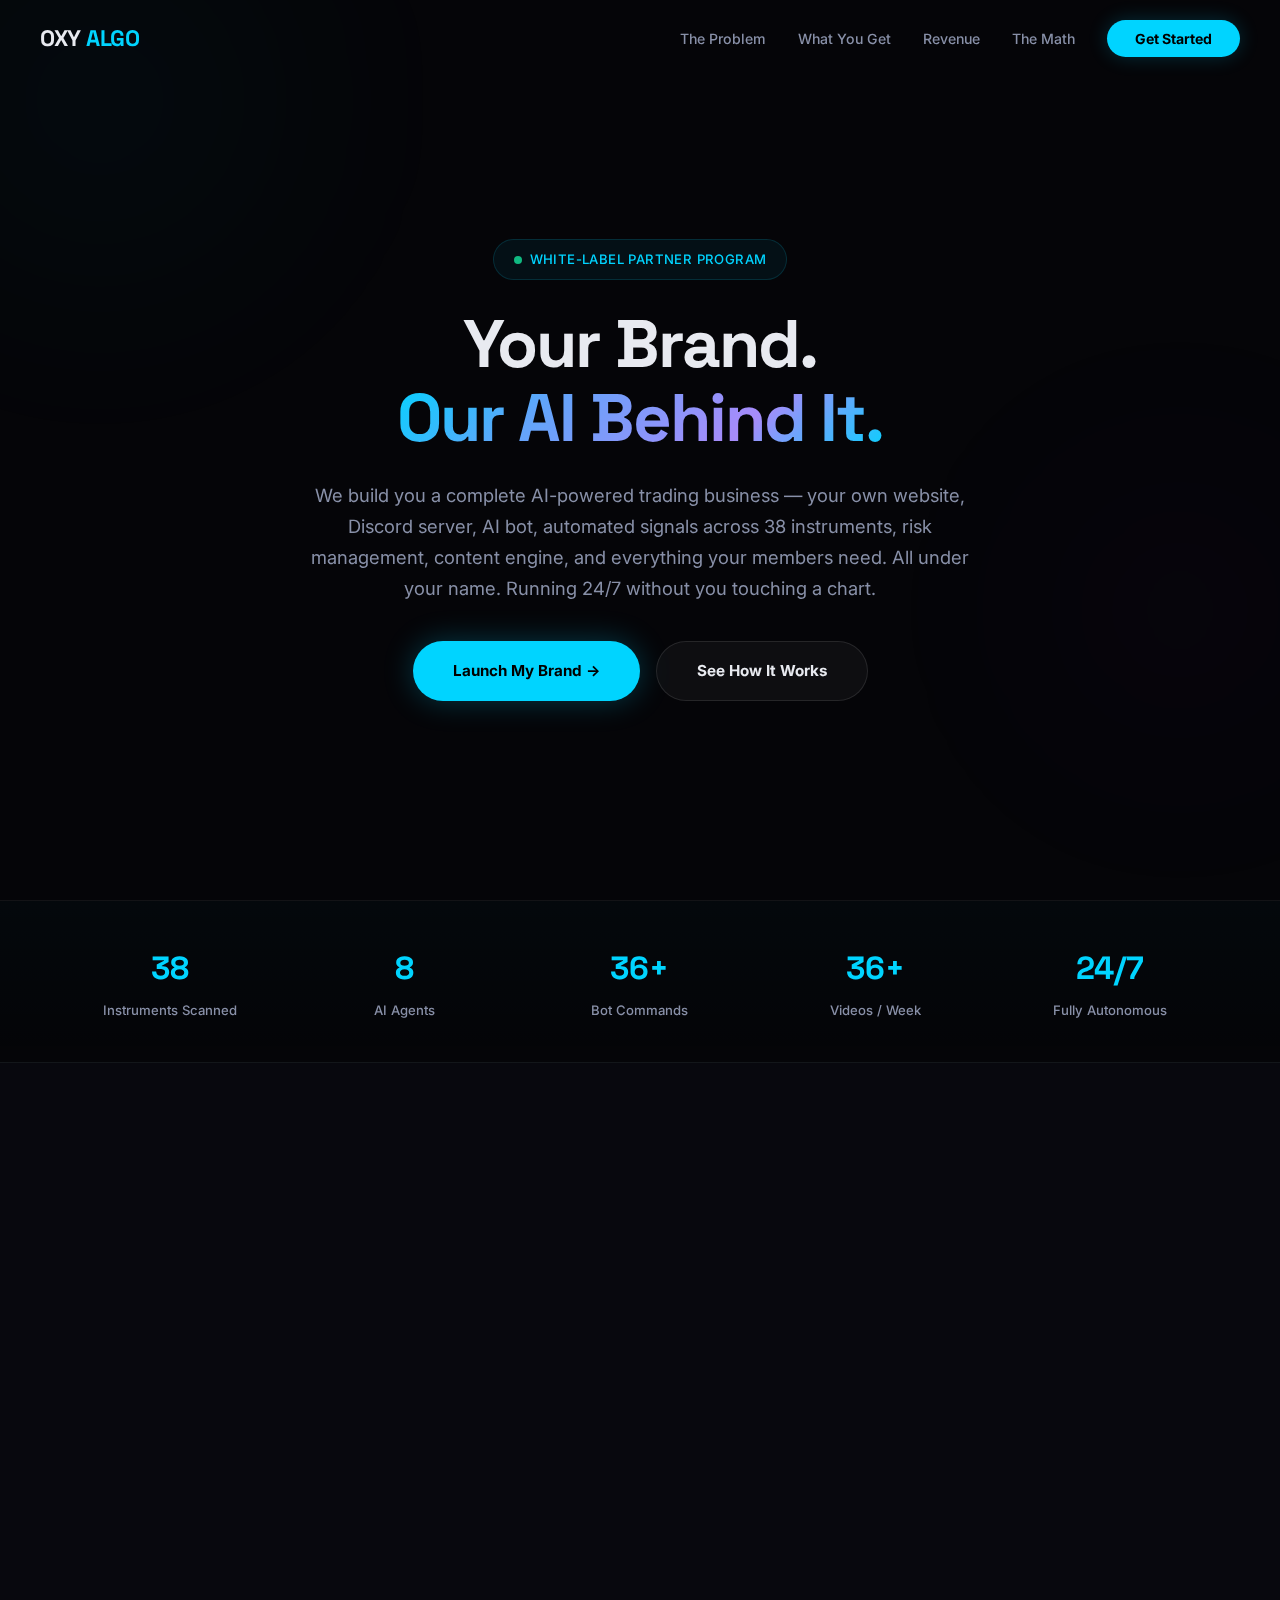
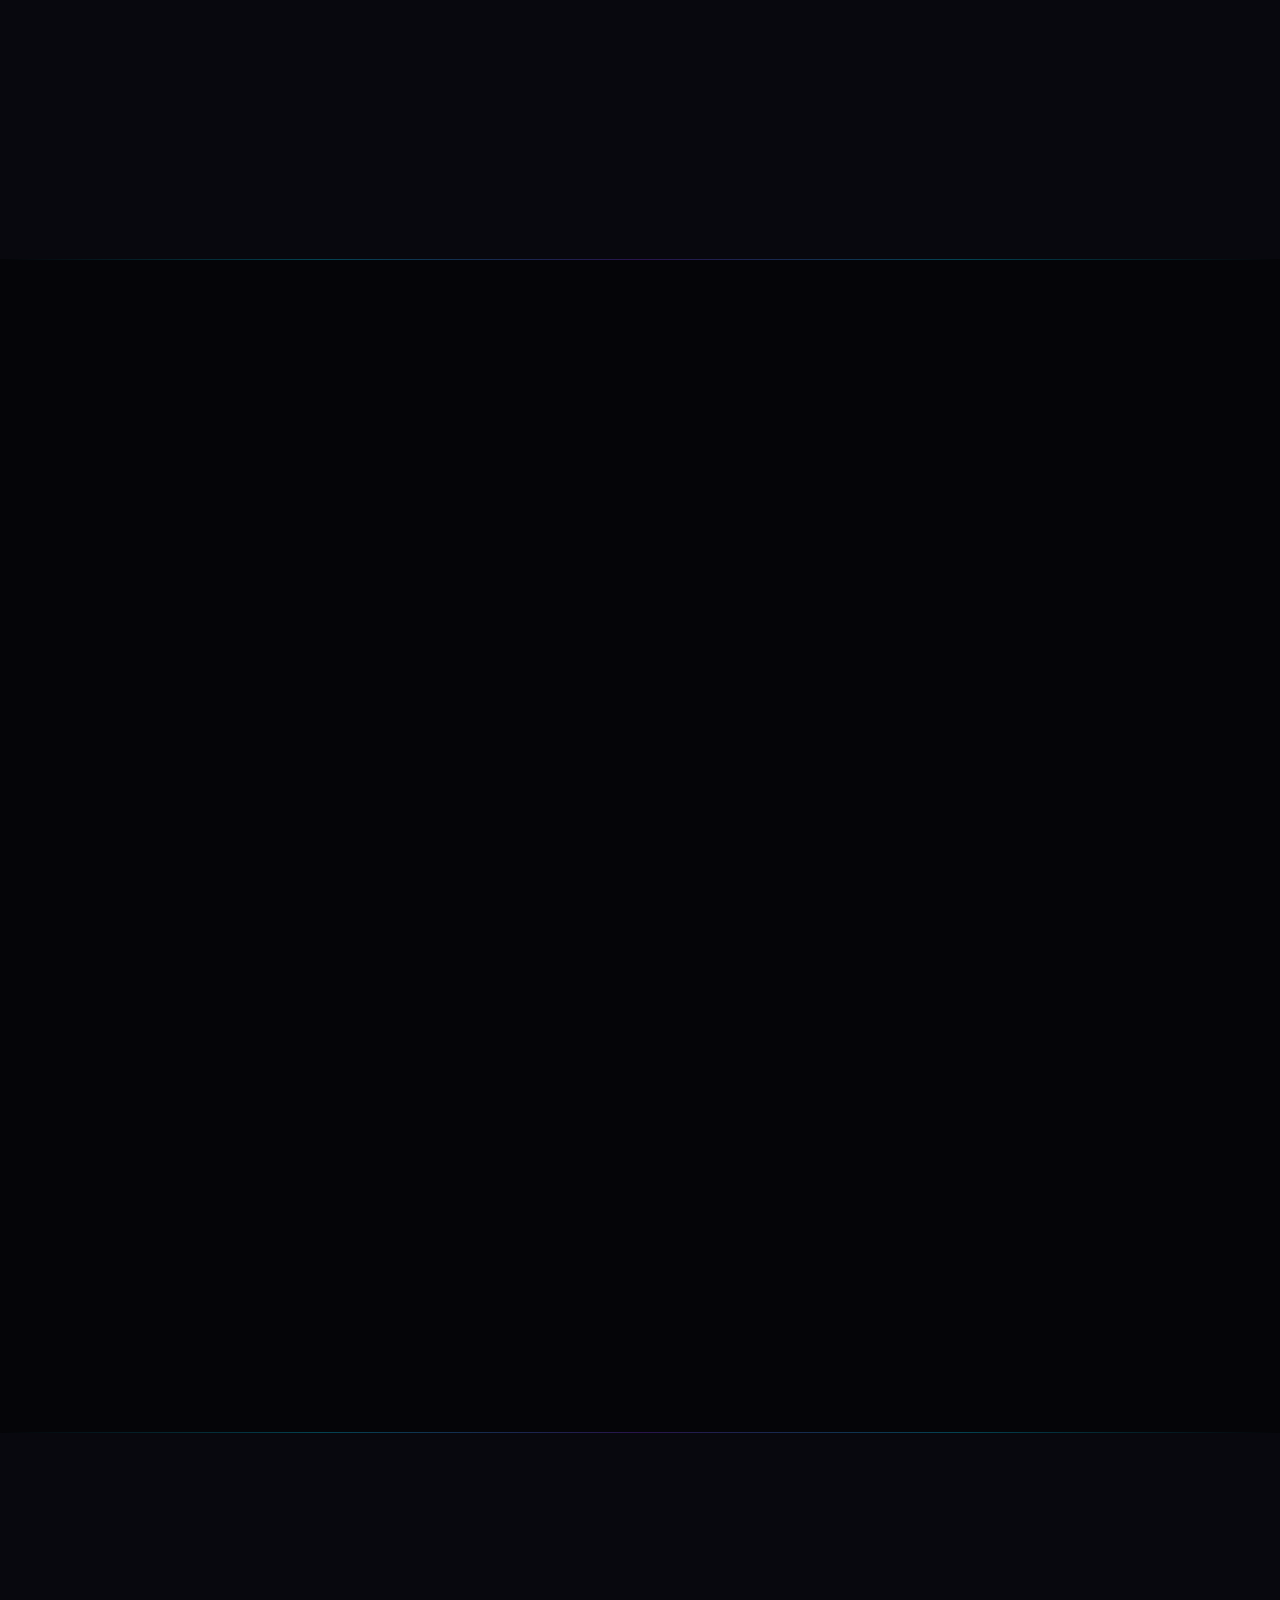
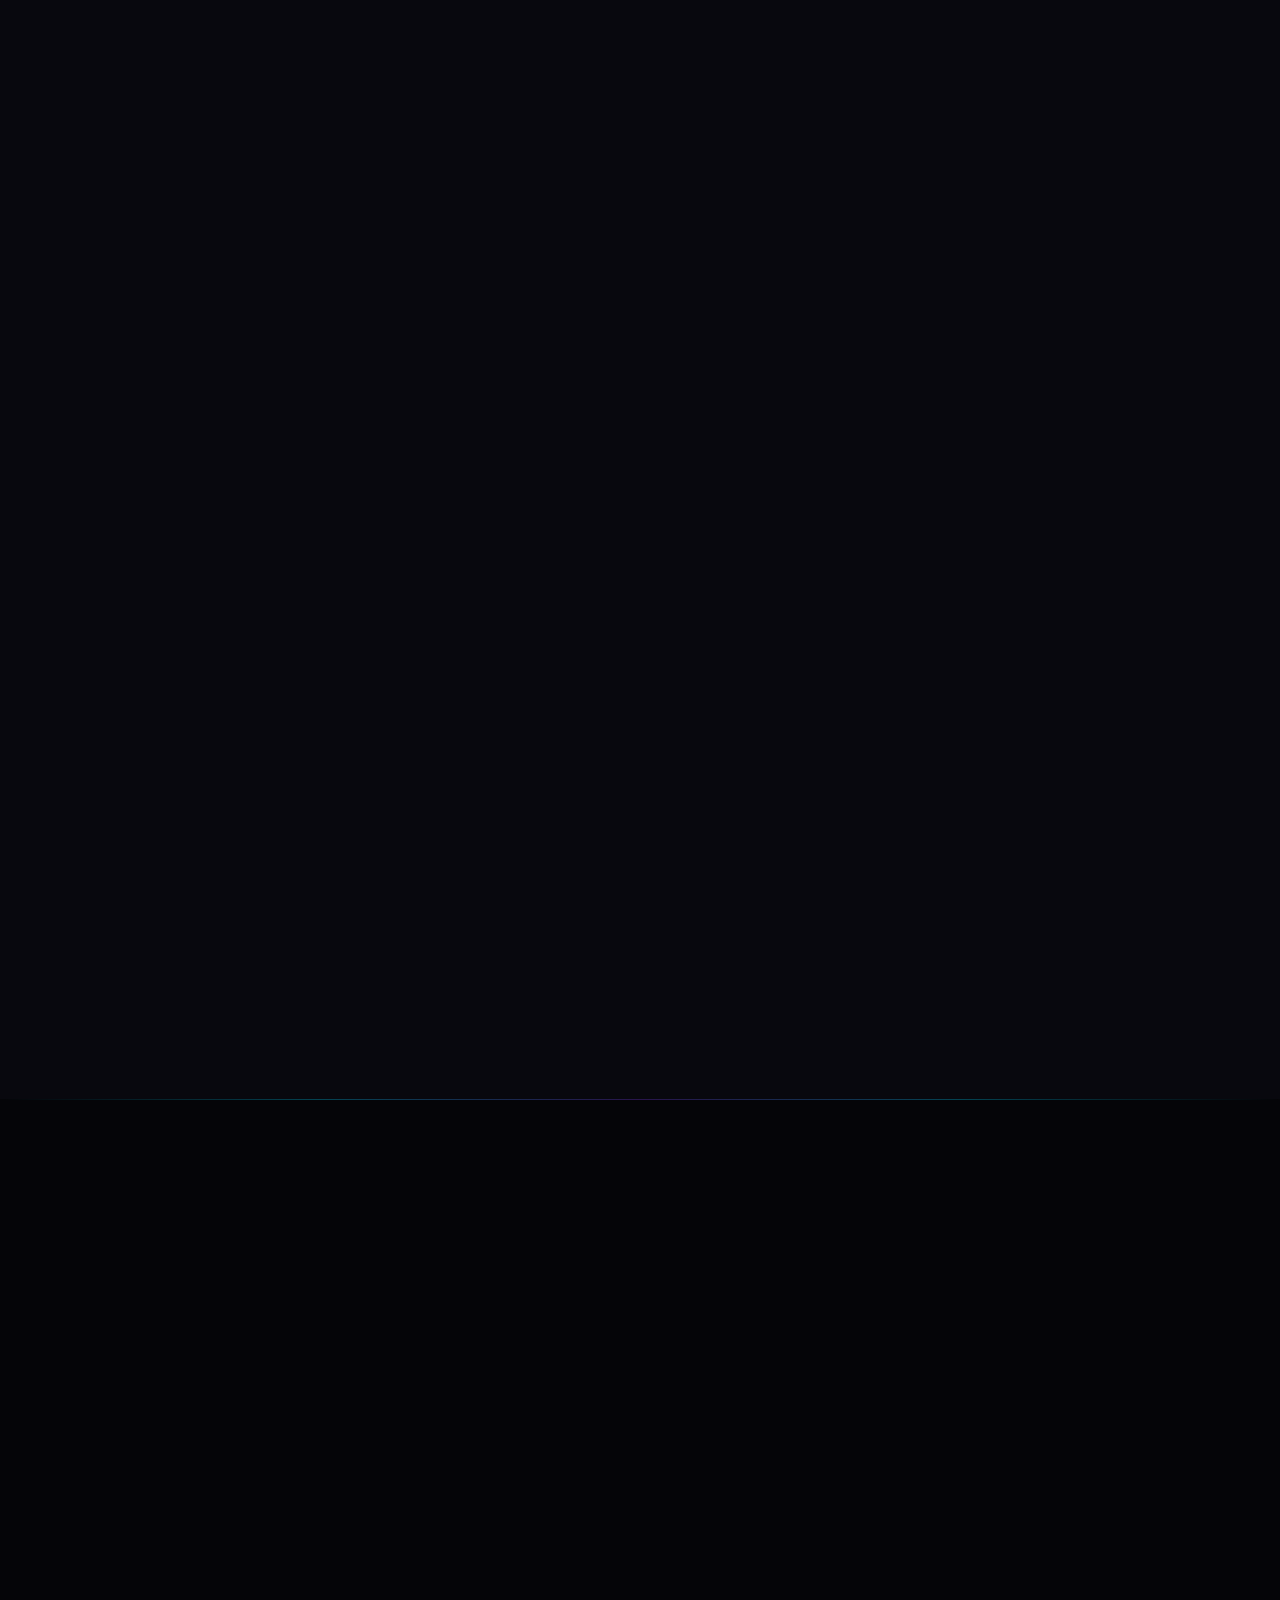
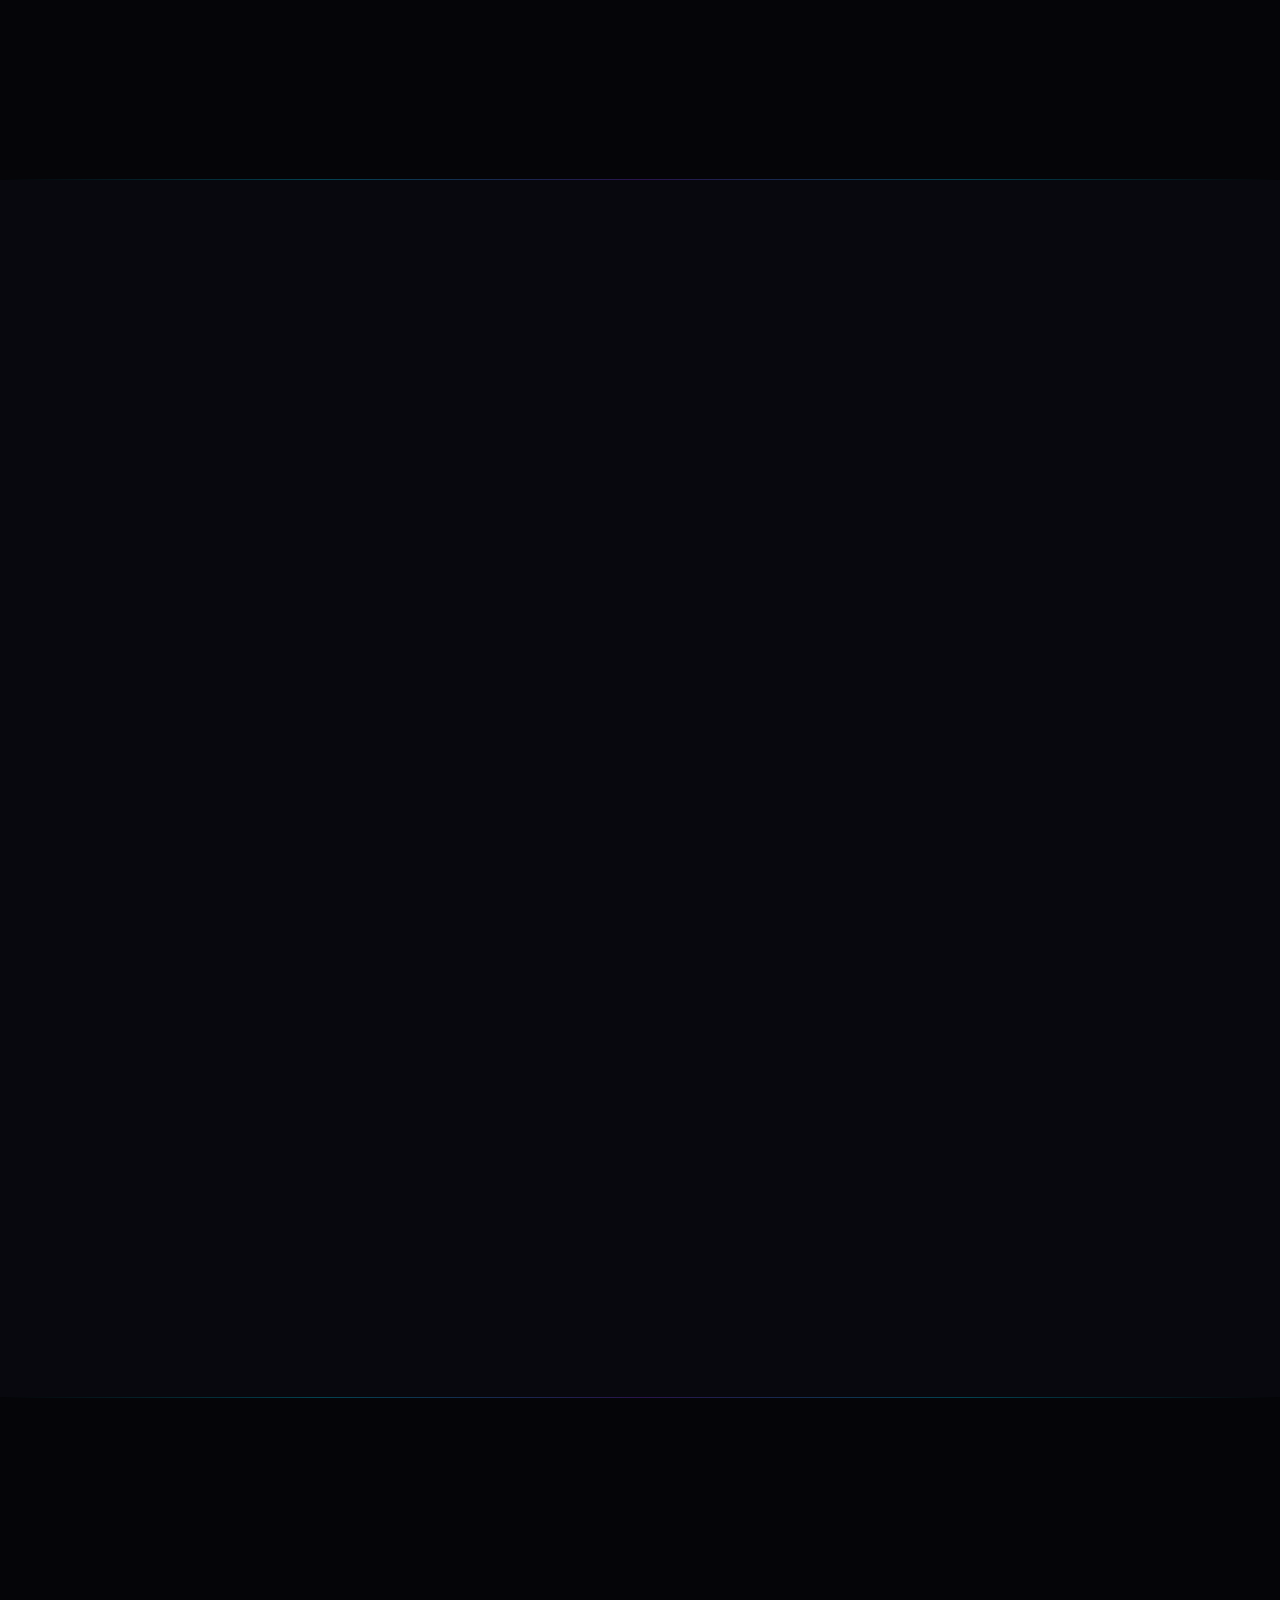
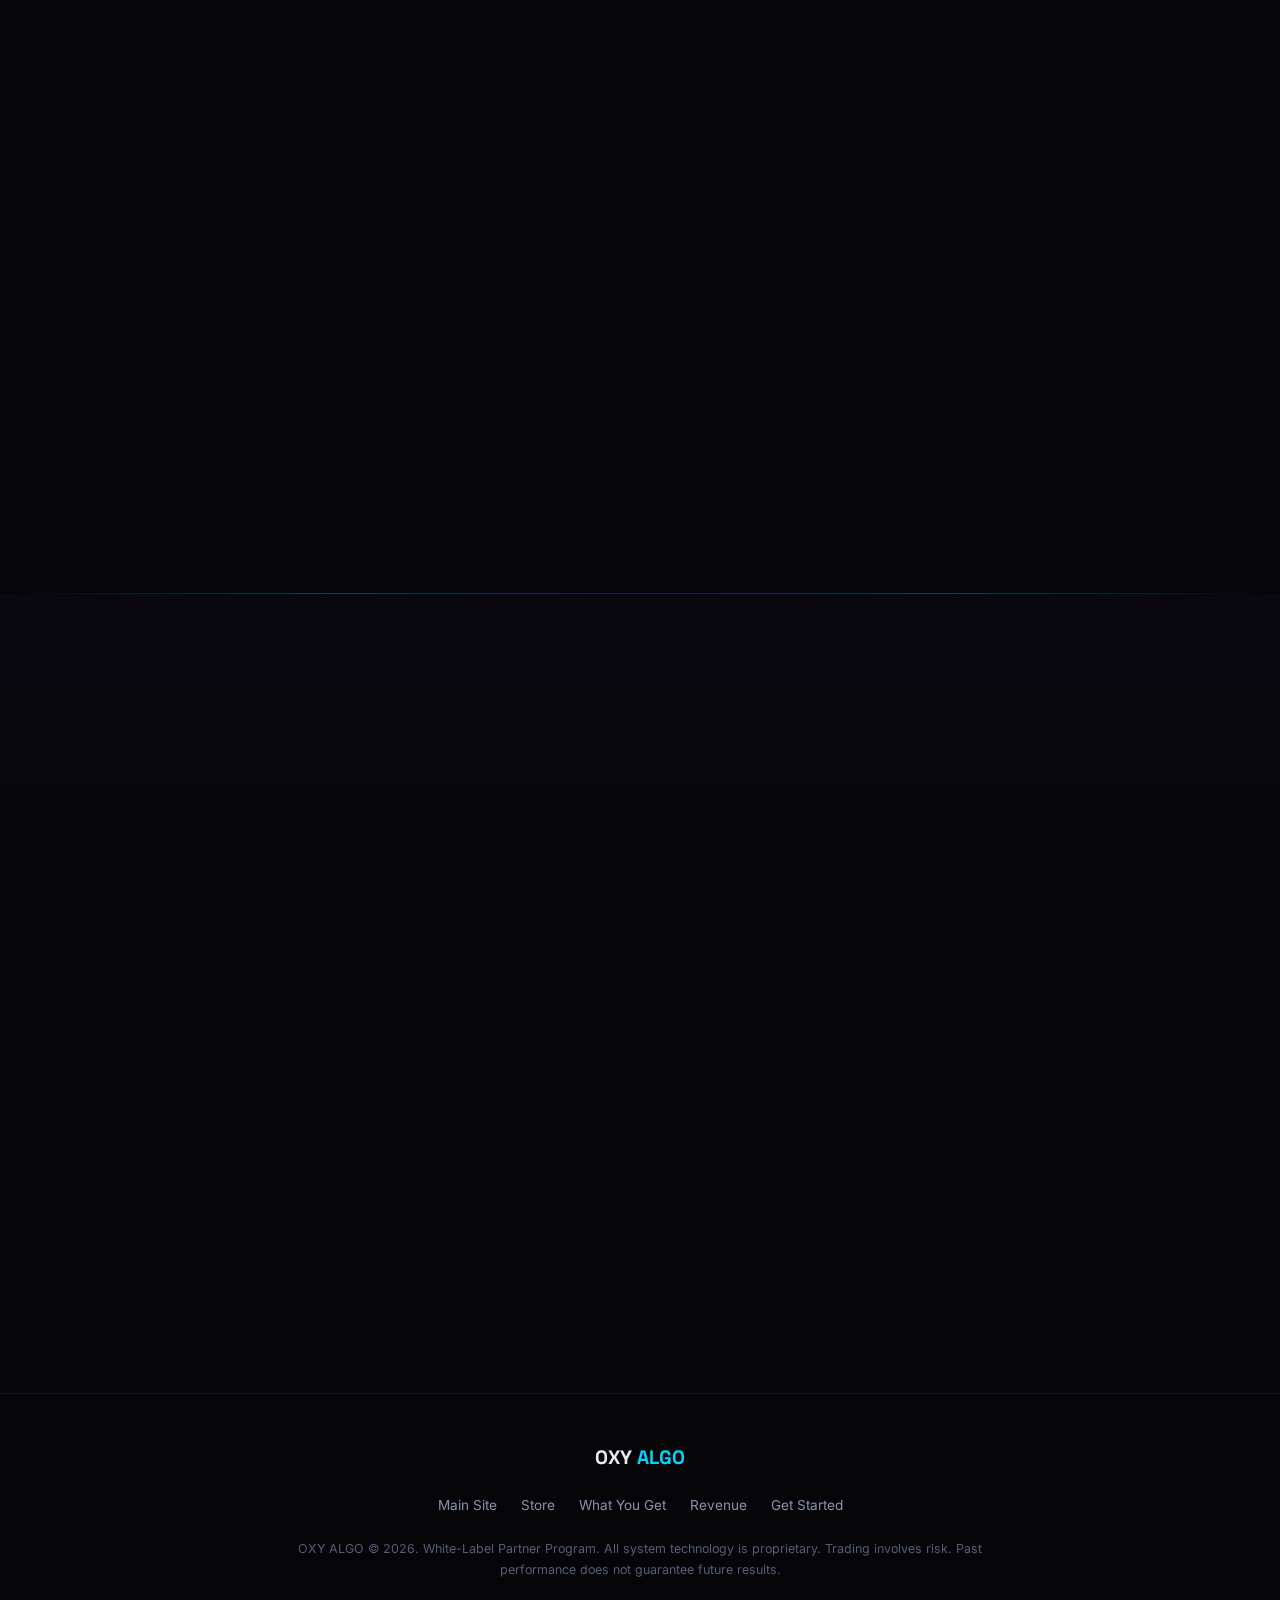
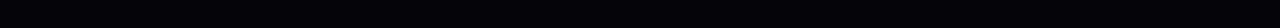
<file: white-label/index.html>
<!DOCTYPE html>
<html lang="en">
<head>
<meta charset="UTF-8">
<meta name="viewport" content="width=device-width, initial-scale=1.0">
<title>OXY ALGO — White-Label Partner Program</title>
<meta name="description" content="Launch your own AI-powered trading brand. Website, Discord, signals, bot, content engine — all built for you. Your brand. Your revenue.">
<meta property="og:title" content="OXY ALGO — White-Label Partner Program">
<meta property="og:description" content="We build you a complete AI-powered trading business — website, Discord, signals, bot, content engine. Your brand. Your revenue.">
<meta property="og:type" content="website">
<meta property="og:url" content="https://oxyalgo.github.io/white-label/">
<link rel="preconnect" href="https://fonts.googleapis.com">
<link rel="preconnect" href="https://fonts.gstatic.com" crossorigin>
<link href="https://fonts.googleapis.com/css2?family=Space+Grotesk:wght@400;500;600;700&family=Inter:wght@400;500;600;700;800;900&family=JetBrains+Mono:wght@400;700&display=swap" rel="stylesheet">
<style>
:root{--bg:#050508;--bg2:#08080e;--border:rgba(255,255,255,.06);--border2:rgba(255,255,255,.1);--accent:#00d4ff;--purple:#7c3aed;--purple2:#a78bfa;--green:#10b981;--red:#ef4444;--gold:#f59e0b;--orange:#f97316;--text:#e8eaf0;--text2:#8890a8;--text3:#555d78;--fh:'Space Grotesk','Inter',sans-serif;--fb:'Inter',-apple-system,sans-serif;--fm:'JetBrains Mono','Fira Code',monospace;--ease:cubic-bezier(.25,.46,.45,.94);--eo:cubic-bezier(.16,1,.3,1);--rl:24px;--rp:100px}
*,*::before,*::after{box-sizing:border-box;margin:0;padding:0}
html{scroll-behavior:smooth}
body{font-family:var(--fb);background:var(--bg);color:var(--text);line-height:1.7;overflow-x:hidden;-webkit-font-smoothing:antialiased}
.w{max-width:1200px;margin:0 auto;padding:0 24px}
.amb{position:fixed;top:0;left:0;width:100%;height:100%;pointer-events:none;z-index:0}
.bl{position:absolute;border-radius:50%;filter:blur(120px);opacity:.4}
.bl1{width:600px;height:600px;background:radial-gradient(circle,rgba(0,212,255,.12),transparent 70%);top:-200px;left:-200px;animation:d1 25s ease-in-out infinite}
.bl2{width:500px;height:500px;background:radial-gradient(circle,rgba(124,58,237,.1),transparent 70%);top:40%;right:-150px;animation:d2 30s ease-in-out infinite}
@keyframes d1{0%,100%{transform:translate(0,0)}50%{transform:translate(80px,60px)}}
@keyframes d2{0%,100%{transform:translate(0,0)}50%{transform:translate(-60px,-80px)}}

nav{position:fixed;top:0;left:0;right:0;z-index:1000;padding:20px 32px;transition:all .4s var(--ease)}
nav.s{background:rgba(5,5,8,.8);backdrop-filter:blur(24px) saturate(180%);border-bottom:1px solid var(--border);padding:14px 32px}
.ni{max-width:1200px;margin:0 auto;display:flex;align-items:center;justify-content:space-between}
.lo{font-family:var(--fh);font-size:1.4em;font-weight:700;color:var(--text);text-decoration:none;letter-spacing:-.02em}
.lo span{color:var(--accent)}
.nl{list-style:none;display:flex;align-items:center;gap:32px}
.nl a{color:var(--text2);text-decoration:none;font-size:.88em;font-weight:500;transition:color .3s}
.nl a:hover{color:var(--text)}
.nc{background:var(--accent)!important;color:#000!important;padding:10px 28px;border-radius:var(--rp);font-weight:700!important;box-shadow:0 0 20px rgba(0,212,255,.2);transition:all .3s var(--ease)}
.nc:hover{transform:translateY(-2px);box-shadow:0 0 30px rgba(0,212,255,.35)}
.mm{display:none;background:none;border:none;color:var(--text);font-size:1.5em;cursor:pointer}

.hero{min-height:100vh;display:flex;align-items:center;justify-content:center;text-align:center;position:relative;z-index:2;padding:120px 24px 80px}
.hc{max-width:900px}
.badge{display:inline-flex;align-items:center;gap:8px;background:rgba(0,212,255,.06);border:1px solid rgba(0,212,255,.15);border-radius:var(--rp);padding:8px 20px;font-size:.82em;font-weight:500;color:var(--accent);margin-bottom:28px;letter-spacing:.03em}
.pd{width:8px;height:8px;border-radius:50%;background:var(--green);animation:p 2s infinite}
@keyframes p{0%,100%{opacity:1}50%{opacity:.4}}
.hero h1{font-family:var(--fh);font-size:clamp(2.4em,5.5vw,4.2em);font-weight:700;line-height:1.1;margin-bottom:24px;letter-spacing:-.03em}
.gr{background:linear-gradient(135deg,var(--accent) 0%,#60a5fa 30%,var(--purple2) 70%,var(--accent) 100%);-webkit-background-clip:text;-webkit-text-fill-color:transparent;background-clip:text}
.hero .su{font-size:1.15em;color:var(--text2);max-width:700px;margin:0 auto 36px;line-height:1.7}
.hb{display:flex;gap:16px;justify-content:center;flex-wrap:wrap}
.btn{display:inline-flex;align-items:center;gap:8px;padding:16px 40px;border-radius:var(--rp);font-weight:700;font-size:.95em;text-decoration:none;transition:all .4s var(--ease);cursor:pointer;border:none}
.bp{background:var(--accent);color:#000;box-shadow:0 0 30px rgba(0,212,255,.25)}
.bp:hover{transform:translateY(-3px) scale(1.02);box-shadow:0 0 50px rgba(0,212,255,.35)}
.bs{background:rgba(255,255,255,.04);backdrop-filter:blur(8px);color:var(--text);border:1px solid var(--border2)}
.bs:hover{border-color:var(--accent);transform:translateY(-2px);color:var(--accent)}
.bw{background:#25D366;color:#fff;box-shadow:0 0 30px rgba(37,211,102,.25)}
.bw:hover{transform:translateY(-3px);box-shadow:0 0 50px rgba(37,211,102,.35)}

.sb{padding:40px 0;border-top:1px solid var(--border);border-bottom:1px solid var(--border);position:relative;z-index:2;background:linear-gradient(180deg,rgba(0,212,255,.02),transparent)}
.sg{display:grid;grid-template-columns:repeat(5,1fr);gap:24px;text-align:center}
.sn{font-family:var(--fh);font-size:2em;font-weight:700;color:var(--accent)}
.sl{font-size:.82em;color:var(--text2);margin-top:4px;font-weight:500}

section{padding:100px 0;position:relative;z-index:2}
.st{display:inline-flex;align-items:center;gap:6px;font-family:var(--fm);font-size:.78em;font-weight:700;color:var(--accent);letter-spacing:.08em;text-transform:uppercase;margin-bottom:16px}
.st .d{width:6px;height:6px;border-radius:50%;background:var(--accent)}
.tt{font-family:var(--fh);font-size:clamp(1.8em,3.5vw,2.8em);font-weight:700;line-height:1.15;margin-bottom:16px;letter-spacing:-.02em}
.ss{color:var(--text2);font-size:1.05em;max-width:640px;line-height:1.7}
.sh{text-align:center;margin-bottom:60px}
.sh .ss{margin:0 auto}
.gd{height:1px;background:linear-gradient(90deg,transparent,var(--accent),var(--purple),var(--accent),transparent);opacity:.3}

.c{background:rgba(255,255,255,.02);border:1px solid var(--border);border-radius:var(--rl);padding:36px 28px;transition:all .5s var(--ease);overflow:hidden}
.c:hover{transform:translateY(-6px);border-color:rgba(0,212,255,.2)}
.ci{width:48px;height:48px;border-radius:14px;display:flex;align-items:center;justify-content:center;margin-bottom:20px;font-size:1.4em}
.c h3{font-family:var(--fh);font-size:1.2em;font-weight:600;margin-bottom:10px}
.c p{color:var(--text2);font-size:.92em;line-height:1.7}
.cf{background:linear-gradient(180deg,rgba(0,212,255,.06),rgba(124,58,237,.03));border-color:rgba(0,212,255,.12);box-shadow:0 0 60px rgba(0,212,255,.06)}
.lg{display:grid;grid-template-columns:repeat(auto-fit,minmax(340px,1fr));gap:24px}

.pg{display:grid;grid-template-columns:repeat(auto-fit,minmax(280px,1fr));gap:24px}
.pc{padding:28px 24px;border-radius:var(--rl)}
.pr{background:rgba(239,68,68,.04);border:1px solid rgba(239,68,68,.12)}
.pr h4{font-family:var(--fh);color:var(--red);font-size:1em;margin-bottom:8px}
.pg2{background:rgba(16,185,129,.04);border:1px solid rgba(16,185,129,.12)}
.pg2 h4{font-family:var(--fh);color:var(--green);font-size:1em;margin-bottom:8px}
.pc p{font-size:.88em;color:var(--text2);line-height:1.6}

.cl{list-style:none;max-width:700px;margin:0 auto}
.cl li{display:flex;align-items:flex-start;gap:14px;padding:14px 0;border-bottom:1px solid var(--border);font-size:.95em}
.cl li:last-child{border-bottom:none}
.ck{color:var(--green);font-size:1.2em;flex-shrink:0;margin-top:2px}

.rg{display:grid;grid-template-columns:repeat(auto-fit,minmax(240px,1fr));gap:20px}
.rc{text-align:center;padding:32px 24px;background:rgba(255,255,255,.02);border:1px solid var(--border);border-radius:var(--rl);transition:all .4s var(--ease)}
.rc:hover{transform:translateY(-4px);border-color:rgba(0,212,255,.2)}
.rp{font-family:var(--fh);font-size:2.2em;font-weight:700;margin-bottom:4px}
.rt{font-weight:600;font-size:1em;margin-bottom:8px}
.rd{font-size:.85em;color:var(--text2);line-height:1.6}

.rog{display:grid;grid-template-columns:repeat(auto-fit,minmax(280px,1fr));gap:24px;max-width:700px;margin:0 auto}
.roc{padding:32px 28px;background:rgba(255,255,255,.02);border:1px solid var(--border);border-radius:var(--rl);text-align:center}
.ron{font-family:var(--fh);font-size:2.5em;font-weight:700;margin-bottom:4px}
.rol{font-size:.9em;color:var(--text2)}

.tl{max-width:700px;margin:0 auto}
.ti{display:flex;gap:24px;padding-bottom:32px}
.ti:last-child{padding-bottom:0}
.tm{display:flex;flex-direction:column;align-items:center;flex-shrink:0}
.td2{width:14px;height:14px;border-radius:50%;background:var(--accent);border:2px solid var(--bg);box-shadow:0 0 12px rgba(0,212,255,.3);z-index:1}
.tln{width:2px;flex-grow:1;background:linear-gradient(180deg,var(--accent),var(--purple),transparent);margin-top:4px}
.ti:last-child .tln{display:none}
.tc h4{font-family:var(--fh);font-size:1.05em;font-weight:600;margin-bottom:6px}
.tc p{font-size:.88em;color:var(--text2);line-height:1.6}
.td{font-family:var(--fm);font-size:.75em;color:var(--accent);font-weight:700;margin-bottom:4px;letter-spacing:.05em}

.cta{text-align:center;padding:100px 24px;background:linear-gradient(180deg,var(--bg2),var(--bg))}
.cta h2{font-family:var(--fh);font-size:clamp(1.8em,3.5vw,2.8em);font-weight:700;margin-bottom:16px;letter-spacing:-.02em}
.cta p{color:var(--text2);font-size:1.05em;max-width:600px;margin:0 auto 32px}
.cb{display:inline-flex;flex-direction:column;align-items:center;gap:16px;padding:40px 48px;background:rgba(0,212,255,.04);border:1px solid rgba(0,212,255,.12);border-radius:var(--rl);backdrop-filter:blur(12px)}

footer{padding:48px 32px;border-top:1px solid var(--border);text-align:center;position:relative;z-index:2}
.fi{max-width:1200px;margin:0 auto}
.fb{font-family:var(--fh);font-size:1.2em;font-weight:700;margin-bottom:16px}
.fb span{color:var(--accent)}
.fl{list-style:none;display:flex;justify-content:center;gap:24px;margin-bottom:20px;flex-wrap:wrap}
.fl a{color:var(--text2);text-decoration:none;font-size:.85em;transition:color .3s}
.fl a:hover{color:var(--accent)}
.fg{font-size:.78em;color:var(--text3);max-width:700px;margin:0 auto;line-height:1.7}

.rev{opacity:0;transform:translateY(30px);transition:opacity .8s var(--eo),transform .8s var(--eo)}
.rev.v{opacity:1;transform:translateY(0)}

@media(max-width:1024px){.sg{grid-template-columns:repeat(3,1fr)}.lg{grid-template-columns:1fr}}
@media(max-width:768px){.nl{display:none;flex-direction:column;position:absolute;top:100%;left:0;right:0;background:rgba(5,5,8,.95);backdrop-filter:blur(24px);padding:24px;gap:20px;border-bottom:1px solid var(--border)}.nl.o{display:flex}.mm{display:block}.hero{min-height:auto;padding:140px 24px 60px}.hero h1{font-size:2em}.sg{grid-template-columns:repeat(2,1fr);gap:16px}.rg{grid-template-columns:1fr 1fr}section{padding:60px 0}}
@media(max-width:480px){.sg{grid-template-columns:repeat(2,1fr)}.hb{flex-direction:column;align-items:center}.rg{grid-template-columns:1fr}.pg{grid-template-columns:1fr}.rog{grid-template-columns:1fr}}
</style>
</head>
<body>
<div class="amb"><div class="bl bl1"></div><div class="bl bl2"></div></div>

<nav id="nb">
<div class="ni">
<a href="https://oxyalgo.online" class="lo">OXY <span>ALGO</span></a>
<button class="mm" onclick="document.querySelector('.nl').classList.toggle('o')">&#9776;</button>
<ul class="nl">
<li><a href="#problem">The Problem</a></li>
<li><a href="#what">What You Get</a></li>
<li><a href="#revenue">Revenue</a></li>
<li><a href="#roi">The Math</a></li>
<li><a href="#contact" class="nc">Get Started</a></li>
</ul>
</div>
</nav>

<div class="hero">
<div class="hc">
<div class="badge"><span class="pd"></span> WHITE-LABEL PARTNER PROGRAM</div>
<h1>Your Brand.<br><span class="gr">Our AI Behind It.</span></h1>
<p class="su">We build you a complete AI-powered trading business &mdash; your own website, Discord server, AI bot, automated signals across 38 instruments, risk management, content engine, and everything your members need. All under your name. Running 24/7 without you touching a chart.</p>
<div class="hb">
<a href="#contact" class="btn bp">Launch My Brand &#8594;</a>
<a href="#problem" class="btn bs">See How It Works</a>
</div>
</div>
</div>

<div class="sb">
<div class="sg w">
<div><div class="sn">38</div><div class="sl">Instruments Scanned</div></div>
<div><div class="sn">8</div><div class="sl">AI Agents</div></div>
<div><div class="sn">36+</div><div class="sl">Bot Commands</div></div>
<div><div class="sn">36+</div><div class="sl">Videos / Week</div></div>
<div><div class="sn">24/7</div><div class="sl">Fully Autonomous</div></div>
</div>
</div>

<!-- PROBLEM -->
<section id="problem" style="background:var(--bg2)">
<div class="w">
<div class="sh rev">
<div class="st"><span class="d"></span> THE PROBLEM</div>
<h2 class="tt">You're Doing Everything By Hand.<br>It's Killing Your Business.</h2>
</div>
<div class="pg">
<div class="pc pr rev"><h4>&#10060; You're Glued to Charts</h4><p>Waking up at 3am for London session. Missing setups during New York because you had to eat. You can't watch 38 instruments with two eyes.</p></div>
<div class="pc pr rev"><h4>&#10060; Your Group Isn't Converting</h4><p>Free members won't pay because they don't see proof. You're typing signals by hand and it looks like a one-man operation. No daily results. No track record.</p></div>
<div class="pc pr rev"><h4>&#10060; You Can't Scale Yourself</h4><p>You're the analyst, signal provider, community manager, content creator, and customer support. There's only one of you. That caps your income.</p></div>
<div class="pc pg2 rev"><h4>&#9889; What If AI Did All of That?</h4><p>Imagine waking up and signals are already posted. Results are tracked. Content is created. Your bot is answering questions. And your website is converting visitors into members.</p></div>
</div>
</div>
</section>

<div class="gd"></div>

<!-- WHAT YOU GET -->
<section id="what">
<div class="w">
<div class="sh rev">
<div class="st"><span class="d"></span> WHAT WE BUILD FOR YOU</div>
<h2 class="tt">Everything You Need.<br>Under Your Brand.</h2>
<p class="ss">This isn't a template. We build and deploy a full business for you &mdash; website, Discord, bot, signals, content &mdash; all branded as yours.</p>
</div>
<div class="lg">
<div class="c cf rev"><div class="ci" style="background:rgba(0,212,255,.1)">&#127760;</div><h3>Your Own Website</h3><p>A professional, high-converting website built for your brand. Pricing page, features, FAQ, sign-up flow &mdash; everything designed to turn visitors into paying members. You get a real business presence, not a Discord invite link.</p></div>
<div class="c rev"><div class="ci" style="background:rgba(124,58,237,.1)">&#129302;</div><h3>AI-Powered Discord Server</h3><p>30+ channels across 9 categories with tier-gated access. AI bot with 36 commands &mdash; market analysis, risk calculators, trade management, prop firm tracking. Handles support without you.</p></div>
<div class="c rev"><div class="ci" style="background:rgba(16,185,129,.1)">&#128200;</div><h3>Automated Signals &amp; Results</h3><p>38 instruments scanned automatically during every active session. Signals posted with charts, entry, SL, TP, and confluence score. Daily report cards with win rates. Proof stacks up every day.</p></div>
<div class="c rev"><div class="ci" style="background:rgba(245,158,11,.1)">&#128737;</div><h3>Risk Management Engine</h3><p>Built for prop firm compliance. Position limits, automatic stop losses, drawdown protection, news blocking, and emergency kill switch. Keeps capital safe on autopilot.</p></div>
<div class="c rev"><div class="ci" style="background:rgba(249,115,22,.1)">&#127909;</div><h3>Content Engine</h3><p>36+ short-form video scripts generated every week from real trading data. Optimized for TikTok, YouTube Shorts, and Instagram Reels. Organic traffic on autopilot.</p></div>
<div class="c rev"><div class="ci" style="background:rgba(239,68,68,.1)">&#127919;</div><h3>8 AI Agents Working for You</h3><p>Scanner finds setups. Analyst scores confluence. Executor places trades. Guardian manages risk. Intel delivers news. Tracker reports performance. Content creates videos. Assistant talks to your members. A full team &mdash; zero payroll.</p></div>
</div>
</div>
</section>

<div class="gd"></div>

<!-- CHECKLIST -->
<section style="background:var(--bg2)">
<div class="w">
<div class="sh rev">
<div class="st"><span class="d"></span> THE FULL PACKAGE</div>
<h2 class="tt">Everything Included</h2>
<p class="ss">No hidden costs. No extra fees. All of this is built and deployed for you.</p>
</div>
<ul class="cl rev">
<li><span class="ck">&#10003;</span><span><strong>Custom-built website</strong> with your brand, pricing, features, and sign-up flow</span></li>
<li><span class="ck">&#10003;</span><span><strong>Full Discord server</strong> &mdash; 30+ channels, 9 categories, 4 tier roles, all automated</span></li>
<li><span class="ck">&#10003;</span><span><strong>AI Discord bot</strong> with 36 slash commands, trade management, and customer service</span></li>
<li><span class="ck">&#10003;</span><span><strong>Automated signals</strong> across 38 instruments (forex, indices, commodities, crypto)</span></li>
<li><span class="ck">&#10003;</span><span><strong>Daily results tracking</strong> &mdash; report cards posted automatically with win rates</span></li>
<li><span class="ck">&#10003;</span><span><strong>Risk management engine</strong> &mdash; prop firm safe, drawdown protection, position limits</span></li>
<li><span class="ck">&#10003;</span><span><strong>3 AI agent personas</strong> with unique identities, avatars, and voice notes</span></li>
<li><span class="ck">&#10003;</span><span><strong>Content engine</strong> &mdash; 36+ viral video scripts per week from real market data</span></li>
<li><span class="ck">&#10003;</span><span><strong>Daily AI classroom</strong> &mdash; educational posts teaching Smart Money concepts</span></li>
<li><span class="ck">&#10003;</span><span><strong>Pre-news alerts</strong> &mdash; warns members before high-impact economic events</span></li>
<li><span class="ck">&#10003;</span><span><strong>XP &amp; badge system</strong> &mdash; gamification that keeps members engaged and active</span></li>
<li><span class="ck">&#10003;</span><span><strong>Payment processing</strong> &mdash; subscription management with automatic role sync</span></li>
<li><span class="ck">&#10003;</span><span><strong>1-on-1 onboarding call</strong> with the founder (60 min)</span></li>
<li><span class="ck">&#10003;</span><span><strong>30 days of private support</strong> after launch</span></li>
</ul>
</div>
</section>

<div class="gd"></div>

<!-- REVENUE -->
<section id="revenue">
<div class="w">
<div class="sh rev">
<div class="st"><span class="d"></span> YOUR REVENUE</div>
<h2 class="tt">You Set the Prices. You Keep the Money.</h2>
<p class="ss">Suggested tiers below. You can charge whatever you want. Your business, your call.</p>
</div>
<div class="rg rev">
<div class="rc"><div class="rt">Free</div><div class="rp" style="color:var(--green)">$0</div><div class="rd">Gets them in the door. Community access, daily lessons, public results. They watch. They want more. They upgrade.</div></div>
<div class="rc" style="border-color:rgba(0,212,255,.15)"><div class="rt">Premium</div><div class="rp" style="color:var(--accent)">$149<span style="font-size:.4em;color:var(--text2)">/mo</span></div><div class="rd">All 38-instrument signals, market intel, live trade alerts. This is where the bulk of your income comes from.</div></div>
<div class="rc"><div class="rt">VIP</div><div class="rp" style="color:var(--purple2)">$349<span style="font-size:.4em;color:var(--text2)">/mo</span></div><div class="rd">Performance tracking, trade journal, prop firm tracker, weekly voice recaps. Serious traders pay serious money.</div></div>
<div class="rc"><div class="rt">Elite</div><div class="rp" style="color:var(--gold)">$997<span style="font-size:.4em;color:var(--text2)">/mo</span></div><div class="rd">Inner circle, direct line, War Room. The high-ticket anchor that makes every other tier look like a bargain.</div></div>
</div>
</div>
</section>

<div class="gd"></div>

<!-- THE MATH -->
<section id="roi" style="background:var(--bg2)">
<div class="w">
<div class="sh rev">
<div class="st"><span class="d"></span> THE MATH</div>
<h2 class="tt">How You Hit $20K in 20 Weeks</h2>
<p class="ss">This isn't theory. It's arithmetic. Here's the step-by-step play.</p>
</div>
<div class="tl rev">
<div class="ti"><div class="tm"><div class="td2"></div><div class="tln"></div></div><div class="tc"><div class="td">WEEK 1 &ndash; 2</div><h4>We Build &amp; Launch Your Brand</h4><p>We build your website, set up your Discord, deploy the AI bot, connect all signals. Your brand goes live with content flowing into every channel from day one.</p></div></div>
<div class="ti"><div class="tm"><div class="td2"></div><div class="tln"></div></div><div class="tc"><div class="td">WEEK 3 &ndash; 4</div><h4>Run Ads &amp; Build Your Audience</h4><p>You drive traffic with paid ads. Free tier gets them in the door. They land on your professional website, join your Discord, and see AI signals posting in real-time.</p></div></div>
<div class="ti"><div class="tm"><div class="td2"></div><div class="tln"></div></div><div class="tc"><div class="td">WEEK 5 &ndash; 8</div><h4>The System Proves Itself</h4><p>Daily report cards post automatically &mdash; win rates, pip counts, top performers. Free members watch the proof stack up day after day. You don't lift a finger.</p></div></div>
<div class="ti"><div class="tm"><div class="td2"></div><div class="tln"></div></div><div class="tc"><div class="td">WEEK 9 &ndash; 20</div><h4>Convert &amp; Cash In</h4><p>With 200&ndash;300 free members from ads, you only need 11 to upgrade to Premium ($149/mo). That's a 4% conversion rate. Over 12 weeks that's $19,600+.</p></div></div>
</div>
<div class="rog rev" style="margin-top:48px">
<div class="roc"><div class="ron" style="color:var(--green)">$19,600+</div><div class="rol">Revenue from 11 Premium members over 3 months</div></div>
<div class="roc"><div class="ron" style="color:var(--accent)">4%</div><div class="rol">Conversion rate needed &mdash; industry average is 5-8%</div></div>
</div>
<p style="text-align:center;font-size:.88em;color:var(--text2);margin-top:24px;max-width:500px;margin-left:auto;margin-right:auto" class="rev">And that's just Premium. VIP at $349 or Elite at $997 means you need <strong style="color:var(--text)">even fewer members</strong> to hit the same number.</p>
</div>
</section>

<div class="gd"></div>

<!-- BEFORE / AFTER -->
<section>
<div class="w">
<div class="sh rev">
<div class="st"><span class="d"></span> THE DIFFERENCE</div>
<h2 class="tt">Before vs. After</h2>
</div>
<div class="lg" style="max-width:900px;margin:0 auto">
<div class="c rev" style="border-color:rgba(239,68,68,.15)">
<h3 style="color:var(--red)">Before (Manual)</h3>
<p style="line-height:2.2">&#10060; You type signals by hand in a group chat<br>&#10060; No results tracking &mdash; members just trust you<br>&#10060; No website &mdash; you share a Discord invite link<br>&#10060; You miss sessions because you're human<br>&#10060; No content &mdash; your socials are dead<br>&#10060; Members leave because there's nothing to keep them</p>
</div>
<div class="c rev" style="border-color:rgba(16,185,129,.15)">
<h3 style="color:var(--green)">After (White-Label)</h3>
<p style="line-height:2.2">&#10004; AI posts signals automatically with charts and levels<br>&#10004; Daily report cards prove your system works<br>&#10004; Professional website converts visitors to members<br>&#10004; 38 instruments scanned 24/7 &mdash; never misses a setup<br>&#10004; 36+ videos per week auto-generated for your socials<br>&#10004; Bot, lessons, alerts, and gamification keep them paying</p>
</div>
</div>
</div>
</section>

<div class="gd"></div>

<!-- CTA -->
<section class="cta" id="contact">
<div class="w rev">
<h2>Ready to Stop<br><span class="gr">Doing It All By Hand?</span></h2>
<p>We build your website. We deploy your AI system. We set up your Discord. You focus on growing your community and running ads.</p>
<div class="cb">
<div class="rp" style="color:var(--accent);font-size:2.8em">$4,997</div>
<div style="font-size:.88em;color:var(--text2)">One-time license &middot; Lifetime access &middot; Your brand forever</div>
<div style="display:flex;gap:12px;flex-wrap:wrap;justify-content:center;margin-top:12px">
<a href="https://oxyalgo.online/en/store/white-label-license" class="btn bp">Get Your License &#8594;</a>
<a href="https://wa.me/18312436218?text=I'm%20interested%20in%20the%20white-label%20partner%20program" class="btn bw">WhatsApp Us &#8594;</a>
</div>
<div style="margin-top:16px;font-size:.82em;color:var(--text3)">Includes: website build, Discord setup, full AI system, 1-on-1 onboarding, 30-day support</div>
</div>
</div>
</section>

<footer>
<div class="fi">
<div class="fb">OXY <span>ALGO</span></div>
<ul class="fl">
<li><a href="https://oxyalgo.online">Main Site</a></li>
<li><a href="https://oxyalgo.online/en/store">Store</a></li>
<li><a href="#what">What You Get</a></li>
<li><a href="#revenue">Revenue</a></li>
<li><a href="#contact">Get Started</a></li>
</ul>
<div class="fg">OXY ALGO &copy; 2026. White-Label Partner Program. All system technology is proprietary. Trading involves risk. Past performance does not guarantee future results.</div>
</div>
</footer>

<script>
const n=document.getElementById('nb');
window.addEventListener('scroll',()=>n.classList.toggle('s',window.scrollY>50));
const o=new IntersectionObserver(e=>e.forEach(x=>{if(x.isIntersecting)x.target.classList.add('v')}),{threshold:.1,rootMargin:'0px 0px -50px 0px'});
document.querySelectorAll('.rev').forEach(e=>o.observe(e));
document.querySelectorAll('.nl a').forEach(a=>a.addEventListener('click',()=>document.querySelector('.nl').classList.remove('o')));
</script>
</body>
</html>
</file>
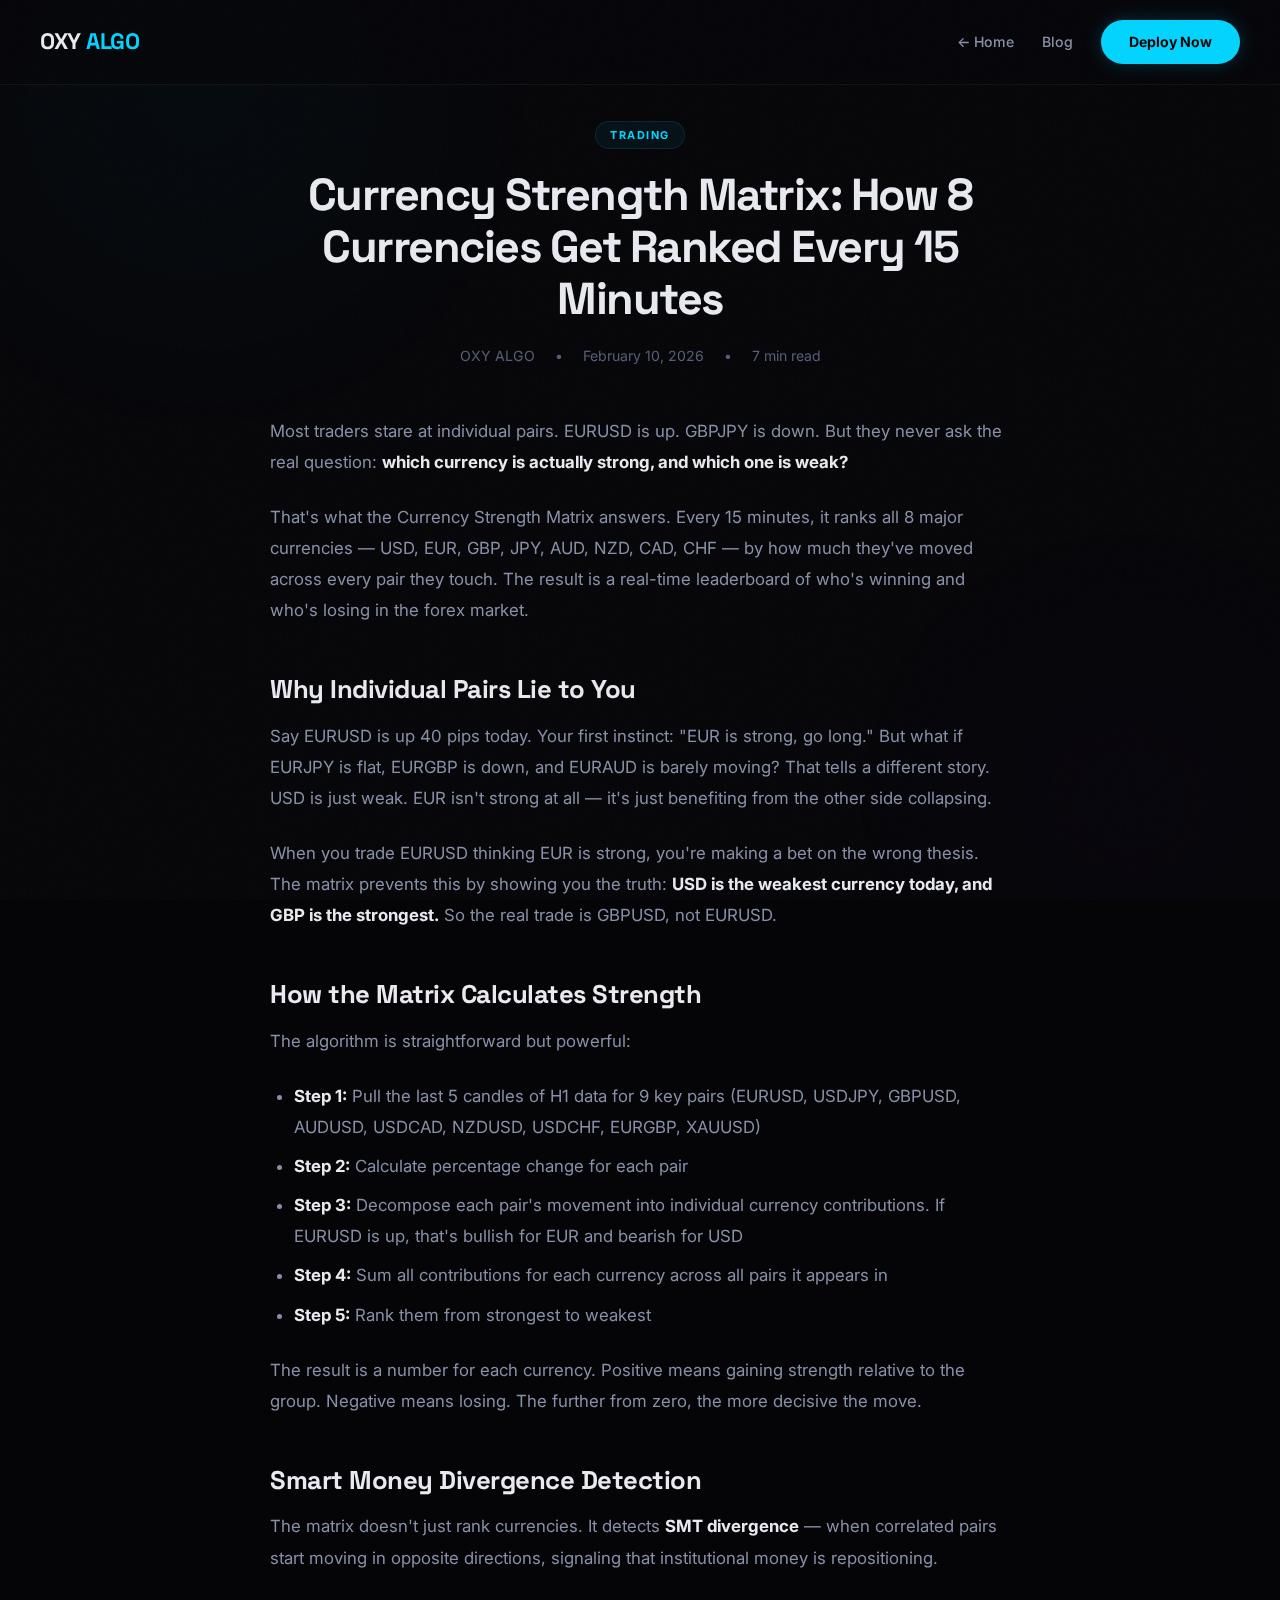
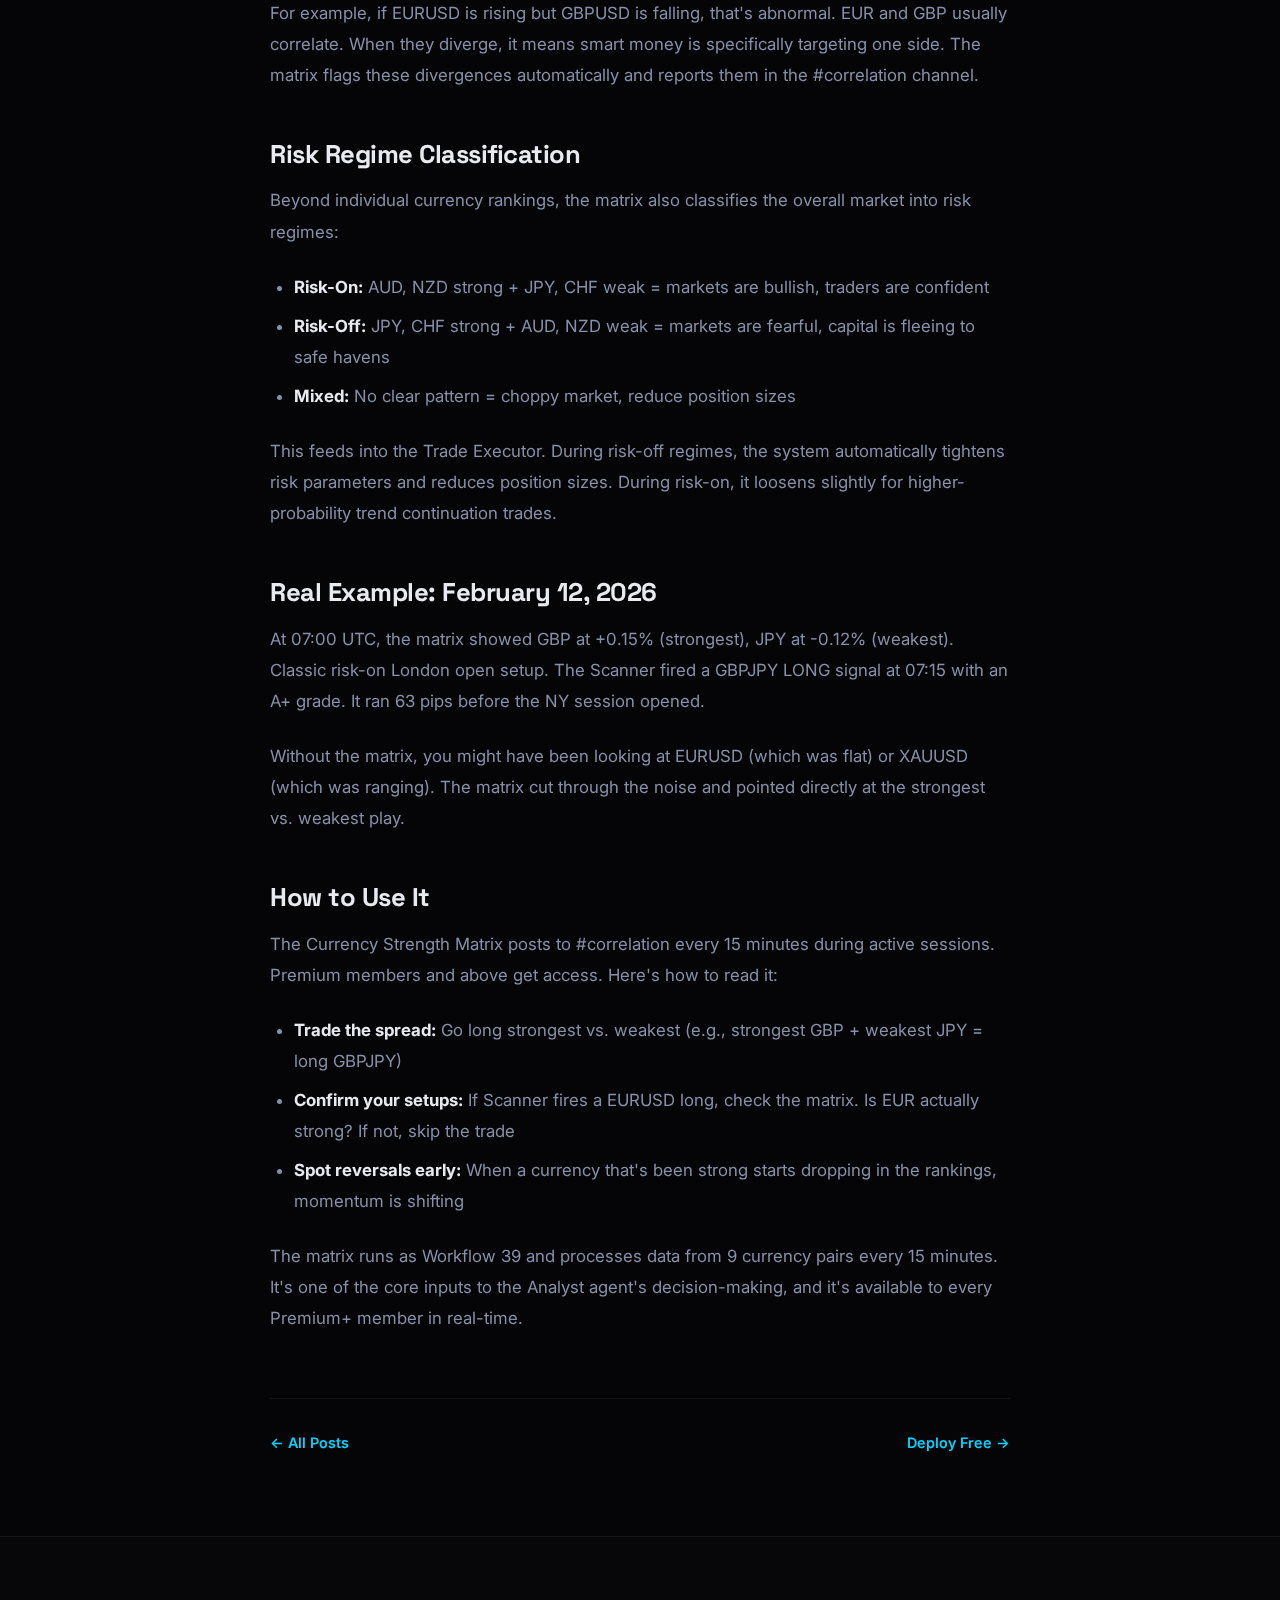
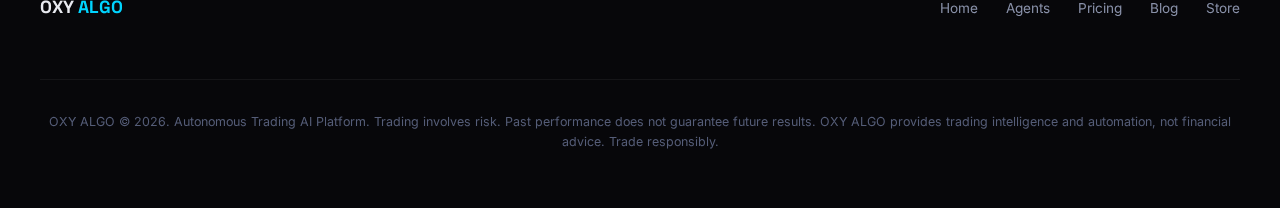
<file: blog/currency-strength-matrix-explained/index.html>
<!DOCTYPE html>
<html lang="en">
<head>
<meta charset="UTF-8">
<meta name="viewport" content="width=device-width, initial-scale=1.0">
<title>Currency Strength Matrix: How 8 Currencies Get Ranked Every 15 Minutes &mdash; OXY ALGO</title>
<meta name="description" content="The correlation intelligence engine that ranks USD, EUR, GBP, JPY, AUD, NZD, CAD, CHF &mdash; and why it changes everything.">
<meta property="og:title" content="Currency Strength Matrix: How 8 Currencies Get Ranked Every 15 Minutes">
<meta property="og:description" content="The correlation intelligence engine that ranks USD, EUR, GBP, JPY, AUD, NZD, CAD, CHF &mdash; and why it changes everything.">
<meta property="og:type" content="article">
<link rel="preconnect" href="https://fonts.googleapis.com">
<link rel="preconnect" href="https://fonts.gstatic.com" crossorigin>
<link href="https://fonts.googleapis.com/css2?family=Space+Grotesk:wght@400;500;600;700&family=Inter:wght@400;500;600;700;800;900&family=JetBrains+Mono:wght@400;700&display=swap" rel="stylesheet">
<link rel="stylesheet" href="/style.css">
<link rel="stylesheet" href="/blog/style.css">
</head>
<body>

<!-- Ambient Background -->
<div class="ambient-bg">
  <div class="blob blob-1"></div>
  <div class="blob blob-2"></div>
</div>
<div class="noise-overlay"></div>

<!-- Blog Nav -->
<nav class="blog-nav">
  <div class="blog-nav-inner">
    <a href="/" class="logo">OXY <span>ALGO</span></a>
    <div class="blog-nav-links">
      <a href="/">&larr; Home</a>
      <a href="/blog/">Blog</a>
      <a href="https://whop.com/oxy-algo/?plan=plan_MSgL4BVMRz1Xv" target="_blank" class="nav-cta" style="padding:8px 22px;font-size:0.85em;">Deploy Now</a>
    </div>
  </div>
</nav>

<!-- Article -->
<section class="blog-post-page">
  <div class="wrap">
    <div class="blog-post-header">
      <div class="blog-card-tag">Trading</div>
      <h1>Currency Strength Matrix: How 8 Currencies Get Ranked Every 15 Minutes</h1>
      <div class="blog-post-meta">
        <span>OXY ALGO</span>
        <span>&bull;</span>
        <span>February 10, 2026</span>
        <span>&bull;</span>
        <span>7 min read</span>
      </div>
    </div>

    <div class="blog-post-body">
      <p>Most traders stare at individual pairs. EURUSD is up. GBPJPY is down. But they never ask the real question: <strong>which currency is actually strong, and which one is weak?</strong></p>

      <p>That's what the Currency Strength Matrix answers. Every 15 minutes, it ranks all 8 major currencies &mdash; USD, EUR, GBP, JPY, AUD, NZD, CAD, CHF &mdash; by how much they've moved across every pair they touch. The result is a real-time leaderboard of who's winning and who's losing in the forex market.</p>

      <h2>Why Individual Pairs Lie to You</h2>

      <p>Say EURUSD is up 40 pips today. Your first instinct: "EUR is strong, go long." But what if EURJPY is flat, EURGBP is down, and EURAUD is barely moving? That tells a different story. USD is just weak. EUR isn't strong at all &mdash; it's just benefiting from the other side collapsing.</p>

      <p>When you trade EURUSD thinking EUR is strong, you're making a bet on the wrong thesis. The matrix prevents this by showing you the truth: <strong>USD is the weakest currency today, and GBP is the strongest.</strong> So the real trade is GBPUSD, not EURUSD.</p>

      <h2>How the Matrix Calculates Strength</h2>

      <p>The algorithm is straightforward but powerful:</p>

      <ul>
        <li><strong>Step 1:</strong> Pull the last 5 candles of H1 data for 9 key pairs (EURUSD, USDJPY, GBPUSD, AUDUSD, USDCAD, NZDUSD, USDCHF, EURGBP, XAUUSD)</li>
        <li><strong>Step 2:</strong> Calculate percentage change for each pair</li>
        <li><strong>Step 3:</strong> Decompose each pair's movement into individual currency contributions. If EURUSD is up, that's bullish for EUR and bearish for USD</li>
        <li><strong>Step 4:</strong> Sum all contributions for each currency across all pairs it appears in</li>
        <li><strong>Step 5:</strong> Rank them from strongest to weakest</li>
      </ul>

      <p>The result is a number for each currency. Positive means gaining strength relative to the group. Negative means losing. The further from zero, the more decisive the move.</p>

      <h2>Smart Money Divergence Detection</h2>

      <p>The matrix doesn't just rank currencies. It detects <strong>SMT divergence</strong> &mdash; when correlated pairs start moving in opposite directions, signaling that institutional money is repositioning.</p>

      <p>For example, if EURUSD is rising but GBPUSD is falling, that's abnormal. EUR and GBP usually correlate. When they diverge, it means smart money is specifically targeting one side. The matrix flags these divergences automatically and reports them in the #correlation channel.</p>

      <h2>Risk Regime Classification</h2>

      <p>Beyond individual currency rankings, the matrix also classifies the overall market into risk regimes:</p>

      <ul>
        <li><strong>Risk-On:</strong> AUD, NZD strong + JPY, CHF weak = markets are bullish, traders are confident</li>
        <li><strong>Risk-Off:</strong> JPY, CHF strong + AUD, NZD weak = markets are fearful, capital is fleeing to safe havens</li>
        <li><strong>Mixed:</strong> No clear pattern = choppy market, reduce position sizes</li>
      </ul>

      <p>This feeds into the Trade Executor. During risk-off regimes, the system automatically tightens risk parameters and reduces position sizes. During risk-on, it loosens slightly for higher-probability trend continuation trades.</p>

      <h2>Real Example: February 12, 2026</h2>

      <p>At 07:00 UTC, the matrix showed GBP at +0.15% (strongest), JPY at -0.12% (weakest). Classic risk-on London open setup. The Scanner fired a GBPJPY LONG signal at 07:15 with an A+ grade. It ran 63 pips before the NY session opened.</p>

      <p>Without the matrix, you might have been looking at EURUSD (which was flat) or XAUUSD (which was ranging). The matrix cut through the noise and pointed directly at the strongest vs. weakest play.</p>

      <h2>How to Use It</h2>

      <p>The Currency Strength Matrix posts to #correlation every 15 minutes during active sessions. Premium members and above get access. Here's how to read it:</p>

      <ul>
        <li><strong>Trade the spread:</strong> Go long strongest vs. weakest (e.g., strongest GBP + weakest JPY = long GBPJPY)</li>
        <li><strong>Confirm your setups:</strong> If Scanner fires a EURUSD long, check the matrix. Is EUR actually strong? If not, skip the trade</li>
        <li><strong>Spot reversals early:</strong> When a currency that's been strong starts dropping in the rankings, momentum is shifting</li>
      </ul>

      <p>The matrix runs as Workflow 39 and processes data from 9 currency pairs every 15 minutes. It's one of the core inputs to the Analyst agent's decision-making, and it's available to every Premium+ member in real-time.</p>
    </div>

    <div class="blog-post-nav">
      <a href="/blog/">&larr; All Posts</a>
      <a href="https://whop.com/oxy-algo/?plan=plan_MSgL4BVMRz1Xv" target="_blank">Deploy Free &rarr;</a>
    </div>
  </div>
</section>

<!-- Footer -->
<footer>
  <div class="footer-inner">
    <div class="footer-brand">OXY <span>ALGO</span></div>
    <ul class="footer-links">
      <li><a href="/">Home</a></li>
      <li><a href="/#agents">Agents</a></li>
      <li><a href="/#pricing">Pricing</a></li>
      <li><a href="/blog/">Blog</a></li>
      <li><a href="https://whop.com/oxy-algo/" target="_blank">Store</a></li>
    </ul>
    <div class="footer-legal">OXY ALGO &copy; 2026. Autonomous Trading AI Platform. Trading involves risk. Past performance does not guarantee future results. OXY ALGO provides trading intelligence and automation, not financial advice. Trade responsibly.</div>
  </div>
</footer>

</body>
</html>
</file>
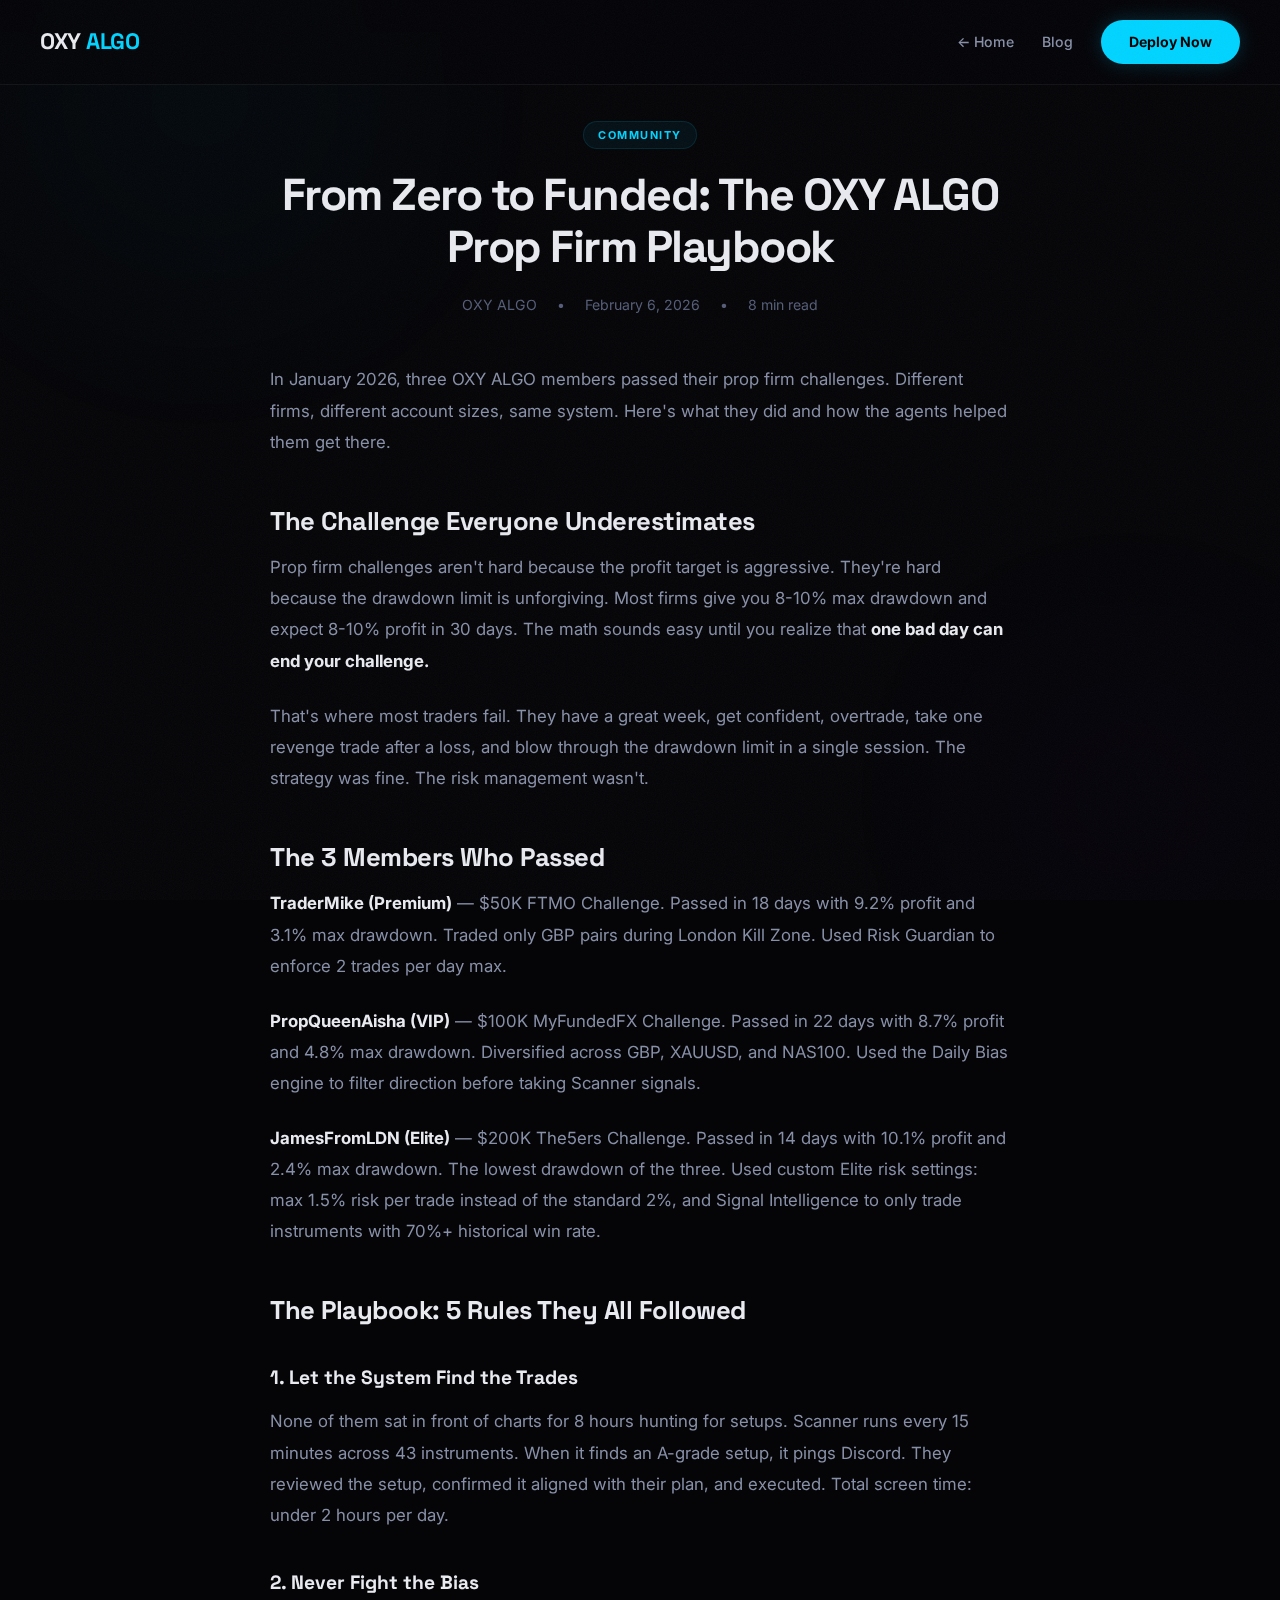
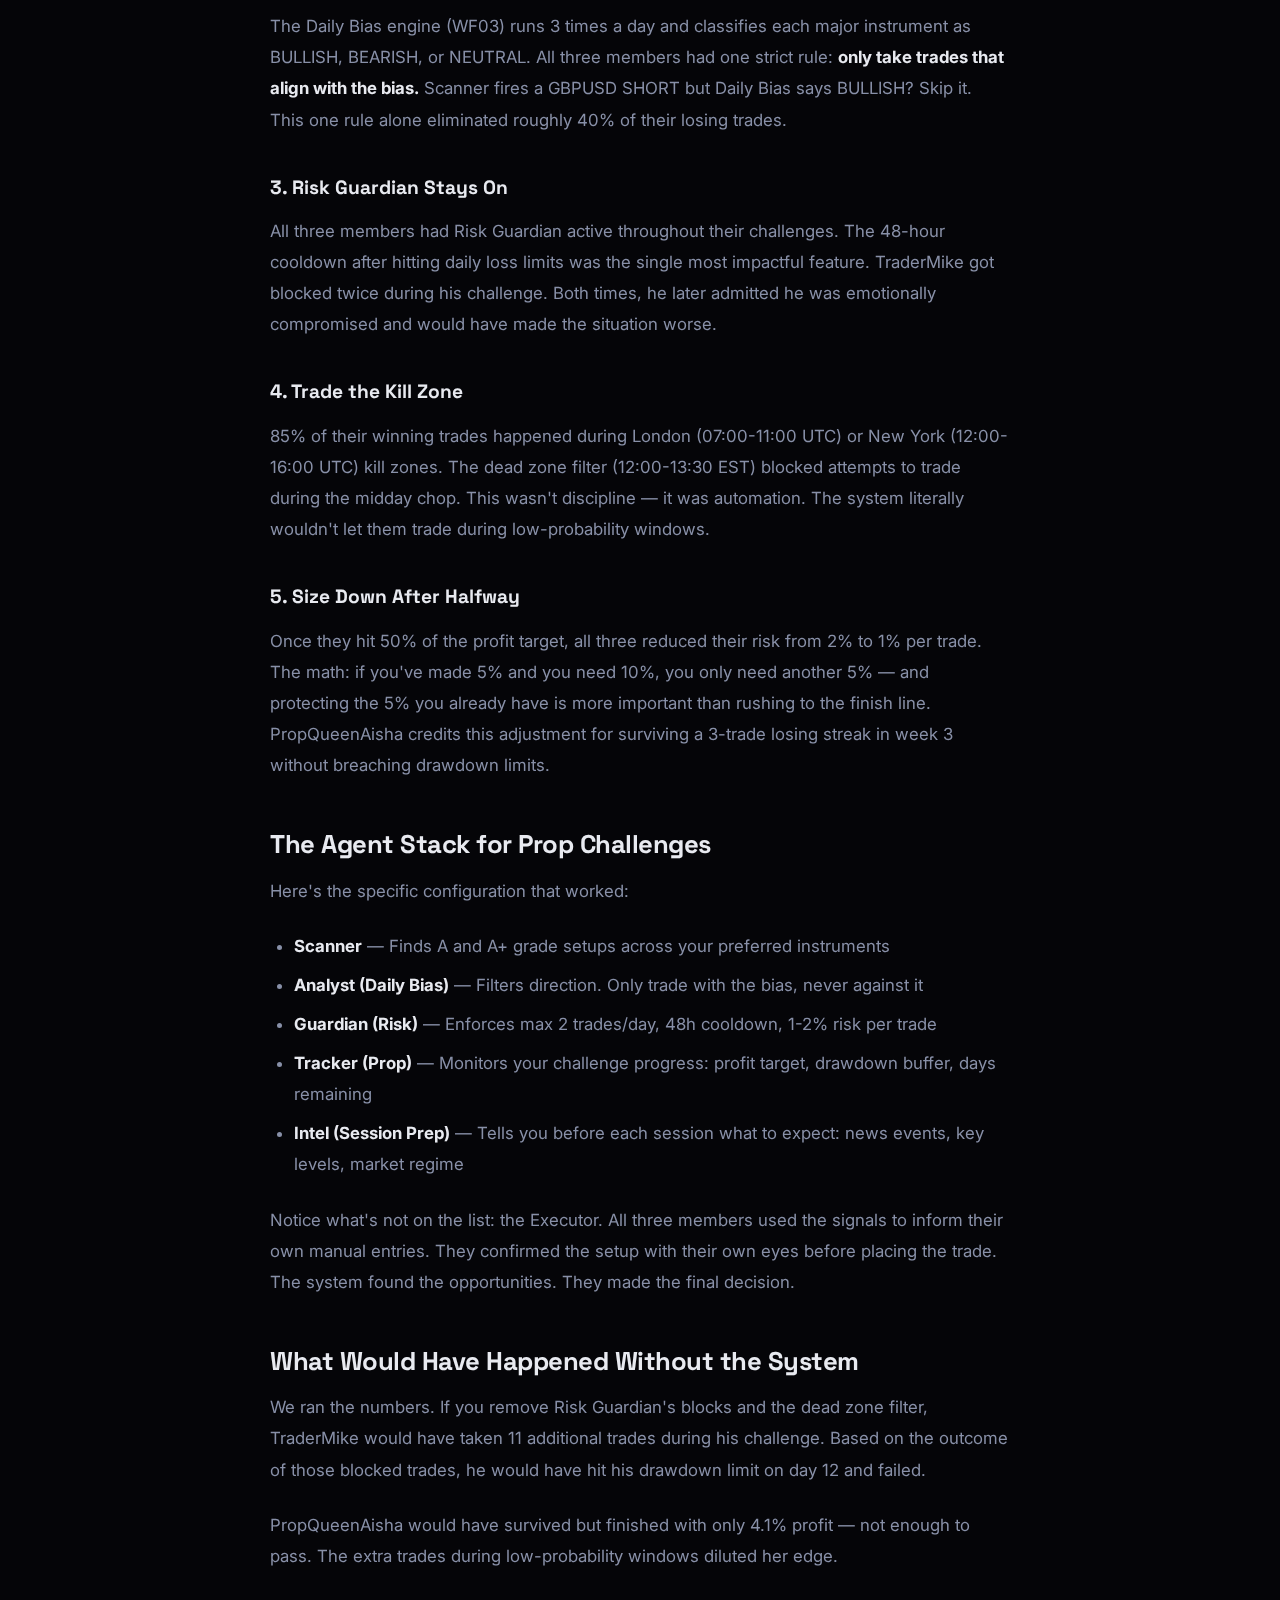
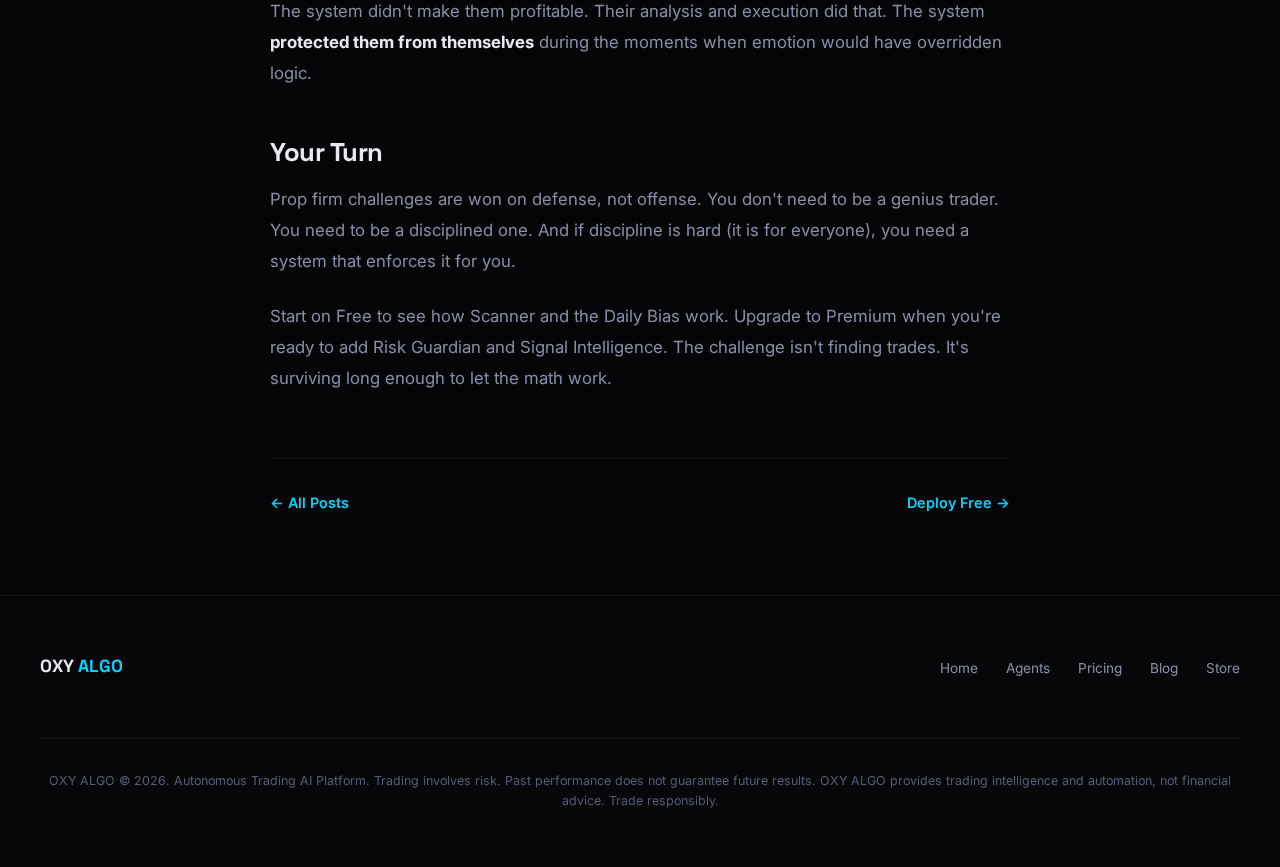
<file: blog/from-zero-to-funded-prop-firm-playbook/index.html>
<!DOCTYPE html>
<html lang="en">
<head>
<meta charset="UTF-8">
<meta name="viewport" content="width=device-width, initial-scale=1.0">
<title>From Zero to Funded: The OXY ALGO Prop Firm Playbook &mdash; OXY ALGO</title>
<meta name="description" content="3 members passed prop challenges in January. Here's the exact system, risk settings, and mindset shifts that got them there.">
<meta property="og:title" content="From Zero to Funded: The OXY ALGO Prop Firm Playbook">
<meta property="og:description" content="3 members passed prop challenges in January. Here's the exact system, risk settings, and mindset shifts that got them there.">
<meta property="og:type" content="article">
<link rel="preconnect" href="https://fonts.googleapis.com">
<link rel="preconnect" href="https://fonts.gstatic.com" crossorigin>
<link href="https://fonts.googleapis.com/css2?family=Space+Grotesk:wght@400;500;600;700&family=Inter:wght@400;500;600;700;800;900&family=JetBrains+Mono:wght@400;700&display=swap" rel="stylesheet">
<link rel="stylesheet" href="/style.css">
<link rel="stylesheet" href="/blog/style.css">
</head>
<body>

<!-- Ambient Background -->
<div class="ambient-bg">
  <div class="blob blob-1"></div>
  <div class="blob blob-2"></div>
</div>
<div class="noise-overlay"></div>

<!-- Blog Nav -->
<nav class="blog-nav">
  <div class="blog-nav-inner">
    <a href="/" class="logo">OXY <span>ALGO</span></a>
    <div class="blog-nav-links">
      <a href="/">&larr; Home</a>
      <a href="/blog/">Blog</a>
      <a href="https://whop.com/oxy-algo/?plan=plan_MSgL4BVMRz1Xv" target="_blank" class="nav-cta" style="padding:8px 22px;font-size:0.85em;">Deploy Now</a>
    </div>
  </div>
</nav>

<!-- Article -->
<section class="blog-post-page">
  <div class="wrap">
    <div class="blog-post-header">
      <div class="blog-card-tag">Community</div>
      <h1>From Zero to Funded: The OXY ALGO Prop Firm Playbook</h1>
      <div class="blog-post-meta">
        <span>OXY ALGO</span>
        <span>&bull;</span>
        <span>February 6, 2026</span>
        <span>&bull;</span>
        <span>8 min read</span>
      </div>
    </div>

    <div class="blog-post-body">
      <p>In January 2026, three OXY ALGO members passed their prop firm challenges. Different firms, different account sizes, same system. Here's what they did and how the agents helped them get there.</p>

      <h2>The Challenge Everyone Underestimates</h2>

      <p>Prop firm challenges aren't hard because the profit target is aggressive. They're hard because the drawdown limit is unforgiving. Most firms give you 8-10% max drawdown and expect 8-10% profit in 30 days. The math sounds easy until you realize that <strong>one bad day can end your challenge.</strong></p>

      <p>That's where most traders fail. They have a great week, get confident, overtrade, take one revenge trade after a loss, and blow through the drawdown limit in a single session. The strategy was fine. The risk management wasn't.</p>

      <h2>The 3 Members Who Passed</h2>

      <p><strong>TraderMike (Premium)</strong> &mdash; $50K FTMO Challenge. Passed in 18 days with 9.2% profit and 3.1% max drawdown. Traded only GBP pairs during London Kill Zone. Used Risk Guardian to enforce 2 trades per day max.</p>

      <p><strong>PropQueenAisha (VIP)</strong> &mdash; $100K MyFundedFX Challenge. Passed in 22 days with 8.7% profit and 4.8% max drawdown. Diversified across GBP, XAUUSD, and NAS100. Used the Daily Bias engine to filter direction before taking Scanner signals.</p>

      <p><strong>JamesFromLDN (Elite)</strong> &mdash; $200K The5ers Challenge. Passed in 14 days with 10.1% profit and 2.4% max drawdown. The lowest drawdown of the three. Used custom Elite risk settings: max 1.5% risk per trade instead of the standard 2%, and Signal Intelligence to only trade instruments with 70%+ historical win rate.</p>

      <h2>The Playbook: 5 Rules They All Followed</h2>

      <h3>1. Let the System Find the Trades</h3>

      <p>None of them sat in front of charts for 8 hours hunting for setups. Scanner runs every 15 minutes across 43 instruments. When it finds an A-grade setup, it pings Discord. They reviewed the setup, confirmed it aligned with their plan, and executed. Total screen time: under 2 hours per day.</p>

      <h3>2. Never Fight the Bias</h3>

      <p>The Daily Bias engine (WF03) runs 3 times a day and classifies each major instrument as BULLISH, BEARISH, or NEUTRAL. All three members had one strict rule: <strong>only take trades that align with the bias.</strong> Scanner fires a GBPUSD SHORT but Daily Bias says BULLISH? Skip it. This one rule alone eliminated roughly 40% of their losing trades.</p>

      <h3>3. Risk Guardian Stays On</h3>

      <p>All three members had Risk Guardian active throughout their challenges. The 48-hour cooldown after hitting daily loss limits was the single most impactful feature. TraderMike got blocked twice during his challenge. Both times, he later admitted he was emotionally compromised and would have made the situation worse.</p>

      <h3>4. Trade the Kill Zone</h3>

      <p>85% of their winning trades happened during London (07:00-11:00 UTC) or New York (12:00-16:00 UTC) kill zones. The dead zone filter (12:00-13:30 EST) blocked attempts to trade during the midday chop. This wasn't discipline &mdash; it was automation. The system literally wouldn't let them trade during low-probability windows.</p>

      <h3>5. Size Down After Halfway</h3>

      <p>Once they hit 50% of the profit target, all three reduced their risk from 2% to 1% per trade. The math: if you've made 5% and you need 10%, you only need another 5% &mdash; and protecting the 5% you already have is more important than rushing to the finish line. PropQueenAisha credits this adjustment for surviving a 3-trade losing streak in week 3 without breaching drawdown limits.</p>

      <h2>The Agent Stack for Prop Challenges</h2>

      <p>Here's the specific configuration that worked:</p>

      <ul>
        <li><strong>Scanner</strong> &mdash; Finds A and A+ grade setups across your preferred instruments</li>
        <li><strong>Analyst (Daily Bias)</strong> &mdash; Filters direction. Only trade with the bias, never against it</li>
        <li><strong>Guardian (Risk)</strong> &mdash; Enforces max 2 trades/day, 48h cooldown, 1-2% risk per trade</li>
        <li><strong>Tracker (Prop)</strong> &mdash; Monitors your challenge progress: profit target, drawdown buffer, days remaining</li>
        <li><strong>Intel (Session Prep)</strong> &mdash; Tells you before each session what to expect: news events, key levels, market regime</li>
      </ul>

      <p>Notice what's not on the list: the Executor. All three members used the signals to inform their own manual entries. They confirmed the setup with their own eyes before placing the trade. The system found the opportunities. They made the final decision.</p>

      <h2>What Would Have Happened Without the System</h2>

      <p>We ran the numbers. If you remove Risk Guardian's blocks and the dead zone filter, TraderMike would have taken 11 additional trades during his challenge. Based on the outcome of those blocked trades, he would have hit his drawdown limit on day 12 and failed.</p>

      <p>PropQueenAisha would have survived but finished with only 4.1% profit &mdash; not enough to pass. The extra trades during low-probability windows diluted her edge.</p>

      <p>The system didn't make them profitable. Their analysis and execution did that. The system <strong>protected them from themselves</strong> during the moments when emotion would have overridden logic.</p>

      <h2>Your Turn</h2>

      <p>Prop firm challenges are won on defense, not offense. You don't need to be a genius trader. You need to be a disciplined one. And if discipline is hard (it is for everyone), you need a system that enforces it for you.</p>

      <p>Start on Free to see how Scanner and the Daily Bias work. Upgrade to Premium when you're ready to add Risk Guardian and Signal Intelligence. The challenge isn't finding trades. It's surviving long enough to let the math work.</p>
    </div>

    <div class="blog-post-nav">
      <a href="/blog/">&larr; All Posts</a>
      <a href="https://whop.com/oxy-algo/?plan=plan_MSgL4BVMRz1Xv" target="_blank">Deploy Free &rarr;</a>
    </div>
  </div>
</section>

<!-- Footer -->
<footer>
  <div class="footer-inner">
    <div class="footer-brand">OXY <span>ALGO</span></div>
    <ul class="footer-links">
      <li><a href="/">Home</a></li>
      <li><a href="/#agents">Agents</a></li>
      <li><a href="/#pricing">Pricing</a></li>
      <li><a href="/blog/">Blog</a></li>
      <li><a href="https://whop.com/oxy-algo/" target="_blank">Store</a></li>
    </ul>
    <div class="footer-legal">OXY ALGO &copy; 2026. Autonomous Trading AI Platform. Trading involves risk. Past performance does not guarantee future results. OXY ALGO provides trading intelligence and automation, not financial advice. Trade responsibly.</div>
  </div>
</footer>

</body>
</html>
</file>
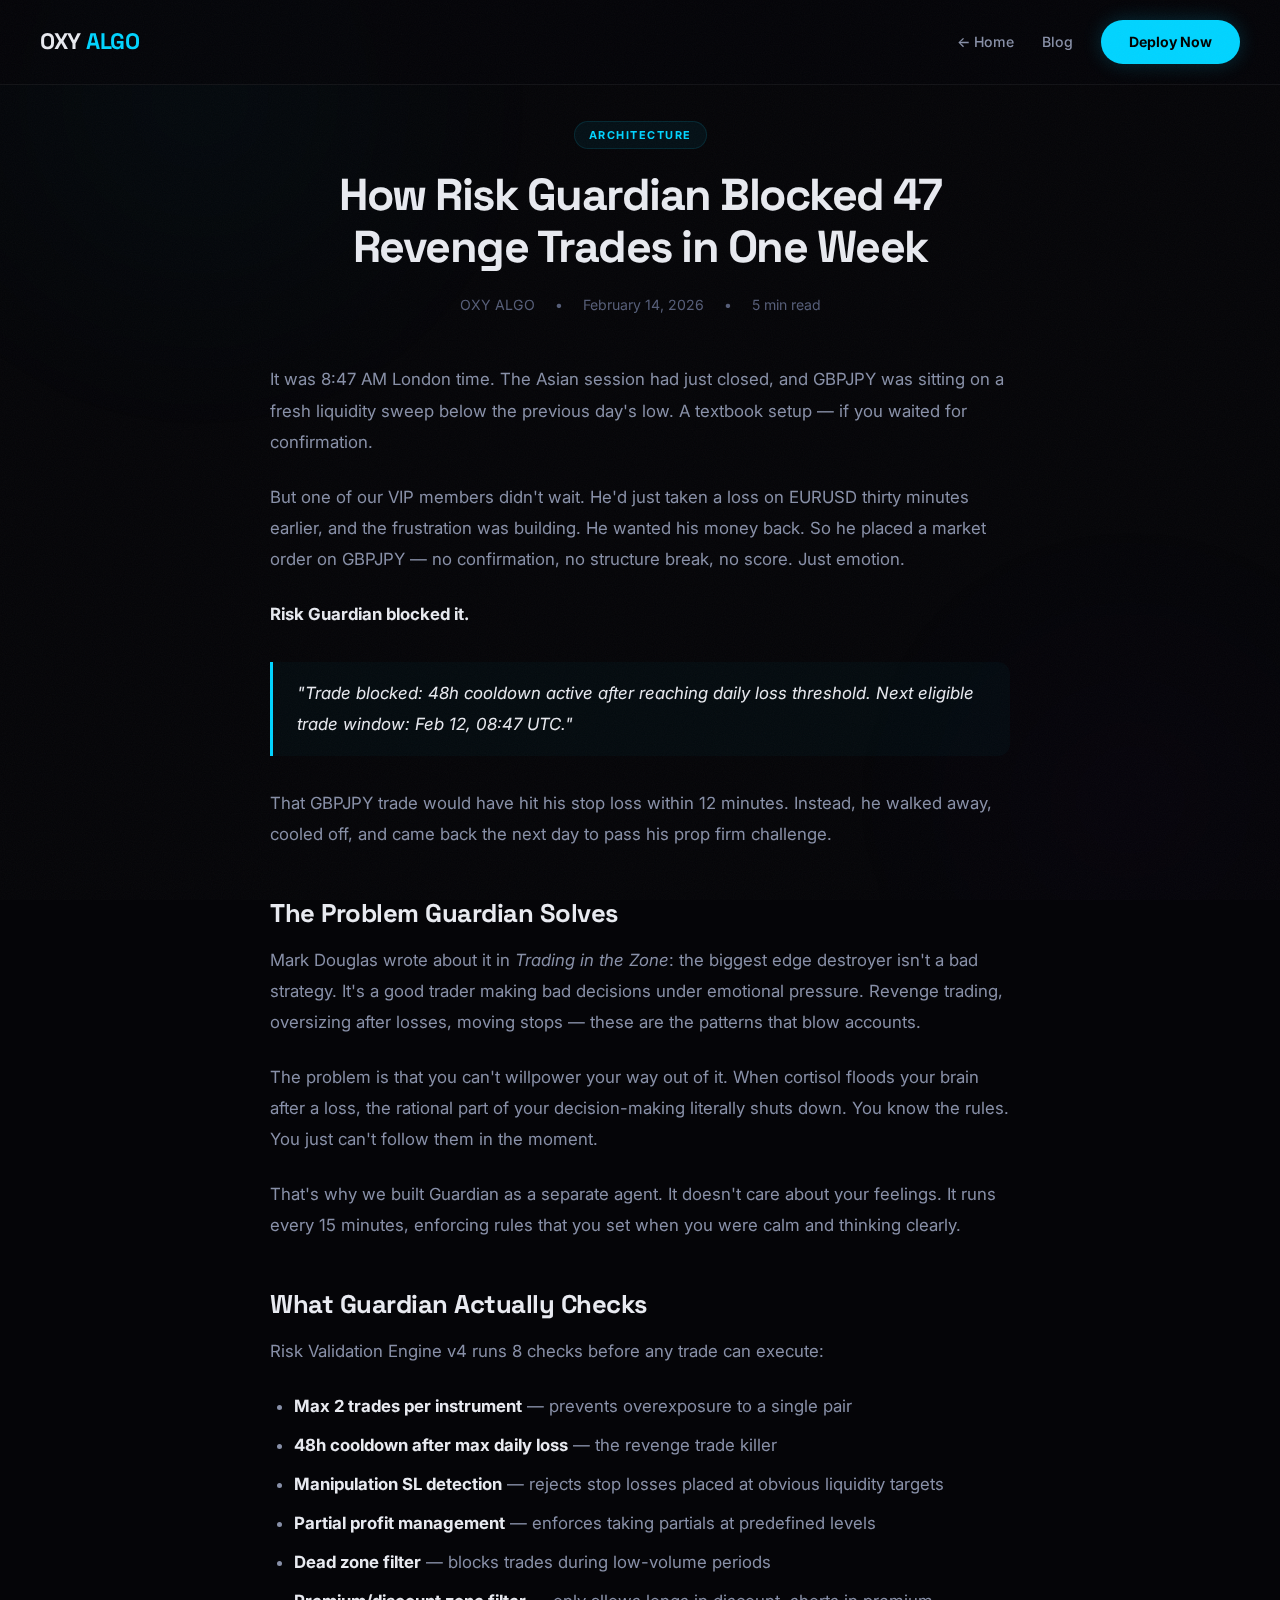
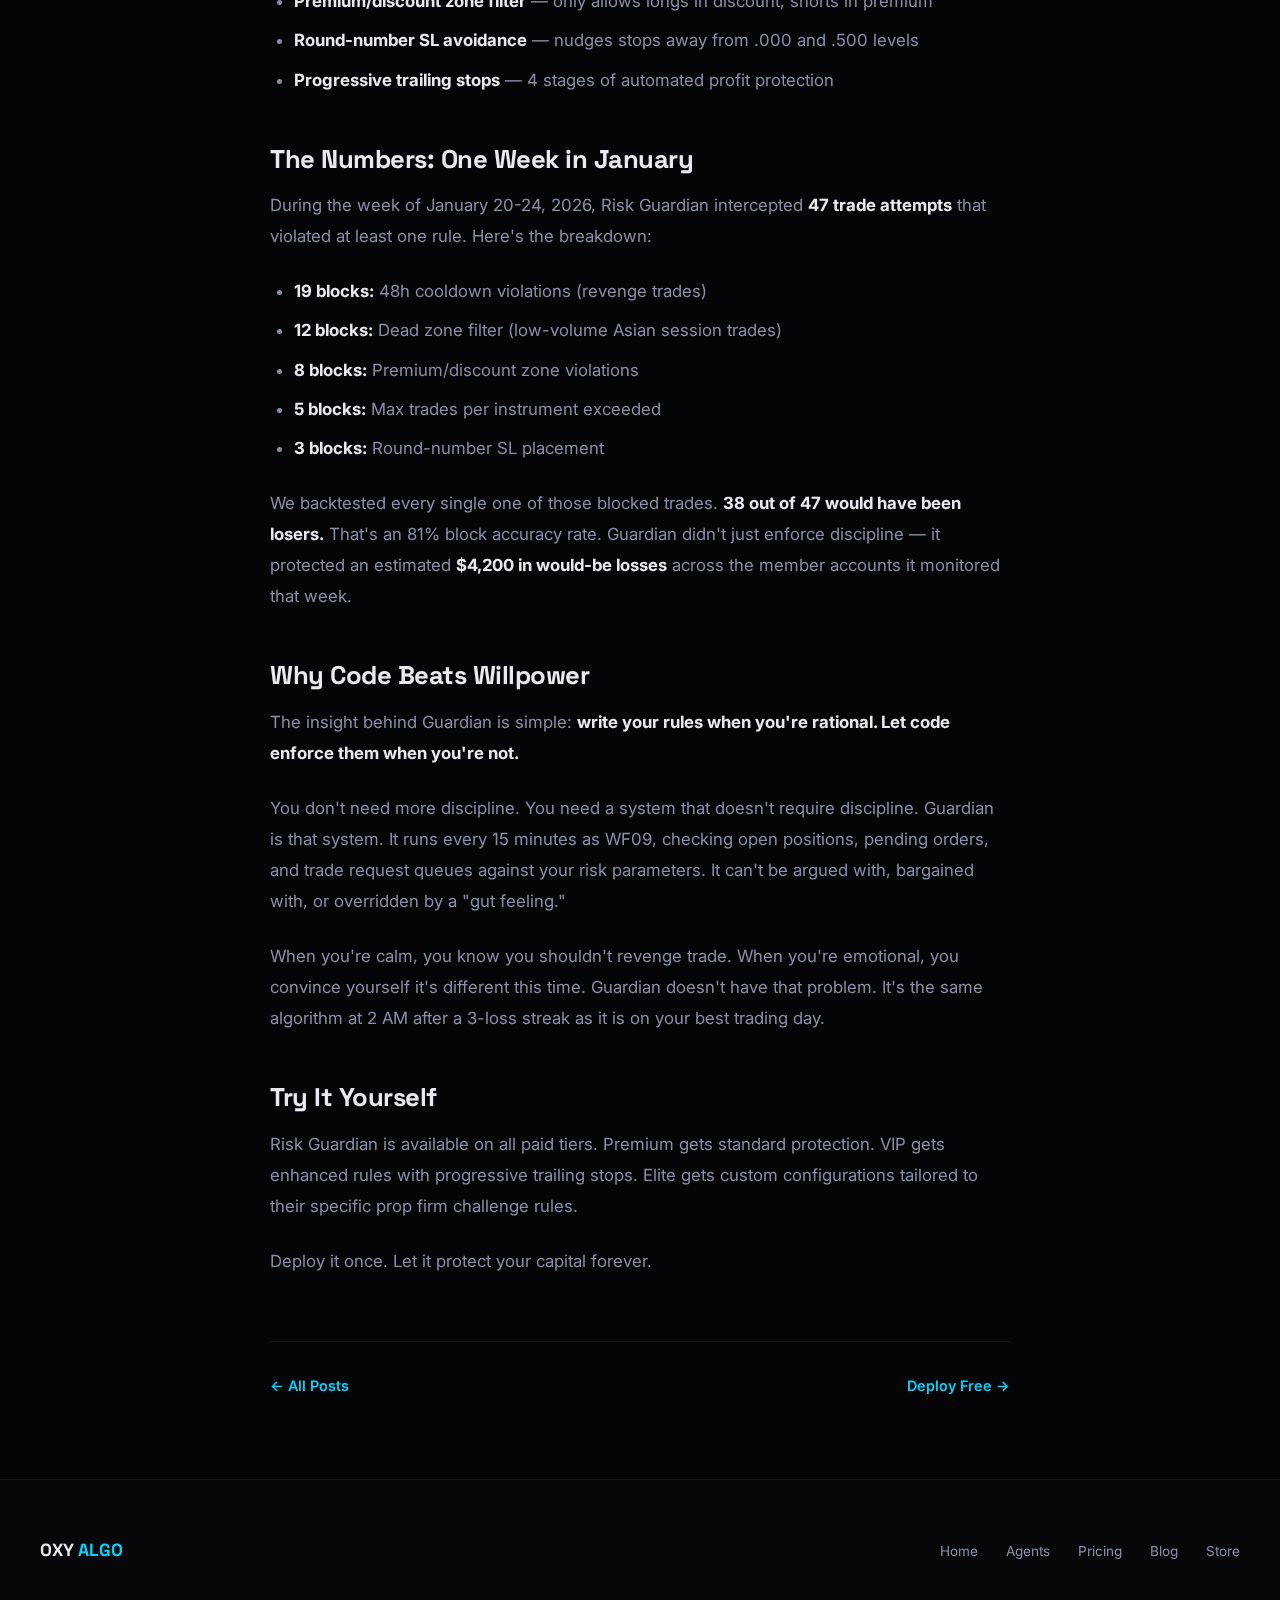
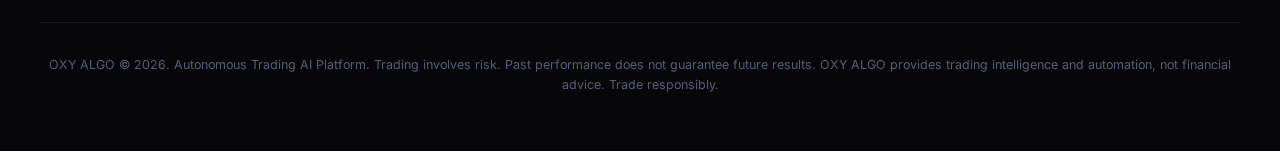
<file: blog/how-risk-guardian-blocked-47-revenge-trades/index.html>
<!DOCTYPE html>
<html lang="en">
<head>
<meta charset="UTF-8">
<meta name="viewport" content="width=device-width, initial-scale=1.0">
<title>How Risk Guardian Blocked 47 Revenge Trades in One Week &mdash; OXY ALGO</title>
<meta name="description" content="When emotions run high, code stays cold. Inside the algorithm that enforces discipline when you can't.">
<meta property="og:title" content="How Risk Guardian Blocked 47 Revenge Trades in One Week">
<meta property="og:description" content="When emotions run high, code stays cold. Inside the algorithm that enforces discipline when you can't.">
<meta property="og:type" content="article">
<link rel="preconnect" href="https://fonts.googleapis.com">
<link rel="preconnect" href="https://fonts.gstatic.com" crossorigin>
<link href="https://fonts.googleapis.com/css2?family=Space+Grotesk:wght@400;500;600;700&family=Inter:wght@400;500;600;700;800;900&family=JetBrains+Mono:wght@400;700&display=swap" rel="stylesheet">
<link rel="stylesheet" href="/style.css">
<link rel="stylesheet" href="/blog/style.css">
</head>
<body>

<!-- Ambient Background -->
<div class="ambient-bg">
  <div class="blob blob-1"></div>
  <div class="blob blob-2"></div>
</div>
<div class="noise-overlay"></div>

<!-- Blog Nav -->
<nav class="blog-nav">
  <div class="blog-nav-inner">
    <a href="/" class="logo">OXY <span>ALGO</span></a>
    <div class="blog-nav-links">
      <a href="/">&larr; Home</a>
      <a href="/blog/">Blog</a>
      <a href="https://whop.com/oxy-algo/?plan=plan_MSgL4BVMRz1Xv" target="_blank" class="nav-cta" style="padding:8px 22px;font-size:0.85em;">Deploy Now</a>
    </div>
  </div>
</nav>

<!-- Article -->
<section class="blog-post-page">
  <div class="wrap">
    <div class="blog-post-header">
      <div class="blog-card-tag">Architecture</div>
      <h1>How Risk Guardian Blocked 47 Revenge Trades in One Week</h1>
      <div class="blog-post-meta">
        <span>OXY ALGO</span>
        <span>&bull;</span>
        <span>February 14, 2026</span>
        <span>&bull;</span>
        <span>5 min read</span>
      </div>
    </div>

    <div class="blog-post-body">
      <p>It was 8:47 AM London time. The Asian session had just closed, and GBPJPY was sitting on a fresh liquidity sweep below the previous day's low. A textbook setup &mdash; if you waited for confirmation.</p>

      <p>But one of our VIP members didn't wait. He'd just taken a loss on EURUSD thirty minutes earlier, and the frustration was building. He wanted his money back. So he placed a market order on GBPJPY &mdash; no confirmation, no structure break, no score. Just emotion.</p>

      <p><strong>Risk Guardian blocked it.</strong></p>

      <blockquote>
        <p>"Trade blocked: 48h cooldown active after reaching daily loss threshold. Next eligible trade window: Feb 12, 08:47 UTC."</p>
      </blockquote>

      <p>That GBPJPY trade would have hit his stop loss within 12 minutes. Instead, he walked away, cooled off, and came back the next day to pass his prop firm challenge.</p>

      <h2>The Problem Guardian Solves</h2>

      <p>Mark Douglas wrote about it in <em>Trading in the Zone</em>: the biggest edge destroyer isn't a bad strategy. It's a good trader making bad decisions under emotional pressure. Revenge trading, oversizing after losses, moving stops &mdash; these are the patterns that blow accounts.</p>

      <p>The problem is that you can't willpower your way out of it. When cortisol floods your brain after a loss, the rational part of your decision-making literally shuts down. You know the rules. You just can't follow them in the moment.</p>

      <p>That's why we built Guardian as a separate agent. It doesn't care about your feelings. It runs every 15 minutes, enforcing rules that you set when you were calm and thinking clearly.</p>

      <h2>What Guardian Actually Checks</h2>

      <p>Risk Validation Engine v4 runs 8 checks before any trade can execute:</p>

      <ul>
        <li><strong>Max 2 trades per instrument</strong> &mdash; prevents overexposure to a single pair</li>
        <li><strong>48h cooldown after max daily loss</strong> &mdash; the revenge trade killer</li>
        <li><strong>Manipulation SL detection</strong> &mdash; rejects stop losses placed at obvious liquidity targets</li>
        <li><strong>Partial profit management</strong> &mdash; enforces taking partials at predefined levels</li>
        <li><strong>Dead zone filter</strong> &mdash; blocks trades during low-volume periods</li>
        <li><strong>Premium/discount zone filter</strong> &mdash; only allows longs in discount, shorts in premium</li>
        <li><strong>Round-number SL avoidance</strong> &mdash; nudges stops away from .000 and .500 levels</li>
        <li><strong>Progressive trailing stops</strong> &mdash; 4 stages of automated profit protection</li>
      </ul>

      <h2>The Numbers: One Week in January</h2>

      <p>During the week of January 20-24, 2026, Risk Guardian intercepted <strong>47 trade attempts</strong> that violated at least one rule. Here's the breakdown:</p>

      <ul>
        <li><strong>19 blocks:</strong> 48h cooldown violations (revenge trades)</li>
        <li><strong>12 blocks:</strong> Dead zone filter (low-volume Asian session trades)</li>
        <li><strong>8 blocks:</strong> Premium/discount zone violations</li>
        <li><strong>5 blocks:</strong> Max trades per instrument exceeded</li>
        <li><strong>3 blocks:</strong> Round-number SL placement</li>
      </ul>

      <p>We backtested every single one of those blocked trades. <strong>38 out of 47 would have been losers.</strong> That's an 81% block accuracy rate. Guardian didn't just enforce discipline &mdash; it protected an estimated <strong>$4,200 in would-be losses</strong> across the member accounts it monitored that week.</p>

      <h2>Why Code Beats Willpower</h2>

      <p>The insight behind Guardian is simple: <strong>write your rules when you're rational. Let code enforce them when you're not.</strong></p>

      <p>You don't need more discipline. You need a system that doesn't require discipline. Guardian is that system. It runs every 15 minutes as WF09, checking open positions, pending orders, and trade request queues against your risk parameters. It can't be argued with, bargained with, or overridden by a "gut feeling."</p>

      <p>When you're calm, you know you shouldn't revenge trade. When you're emotional, you convince yourself it's different this time. Guardian doesn't have that problem. It's the same algorithm at 2 AM after a 3-loss streak as it is on your best trading day.</p>

      <h2>Try It Yourself</h2>

      <p>Risk Guardian is available on all paid tiers. Premium gets standard protection. VIP gets enhanced rules with progressive trailing stops. Elite gets custom configurations tailored to their specific prop firm challenge rules.</p>

      <p>Deploy it once. Let it protect your capital forever.</p>
    </div>

    <div class="blog-post-nav">
      <a href="/blog/">&larr; All Posts</a>
      <a href="https://whop.com/oxy-algo/?plan=plan_MSgL4BVMRz1Xv" target="_blank">Deploy Free &rarr;</a>
    </div>
  </div>
</section>

<!-- Footer -->
<footer>
  <div class="footer-inner">
    <div class="footer-brand">OXY <span>ALGO</span></div>
    <ul class="footer-links">
      <li><a href="/">Home</a></li>
      <li><a href="/#agents">Agents</a></li>
      <li><a href="/#pricing">Pricing</a></li>
      <li><a href="/blog/">Blog</a></li>
      <li><a href="https://whop.com/oxy-algo/" target="_blank">Store</a></li>
    </ul>
    <div class="footer-legal">OXY ALGO &copy; 2026. Autonomous Trading AI Platform. Trading involves risk. Past performance does not guarantee future results. OXY ALGO provides trading intelligence and automation, not financial advice. Trade responsibly.</div>
  </div>
</footer>

</body>
</html>
</file>
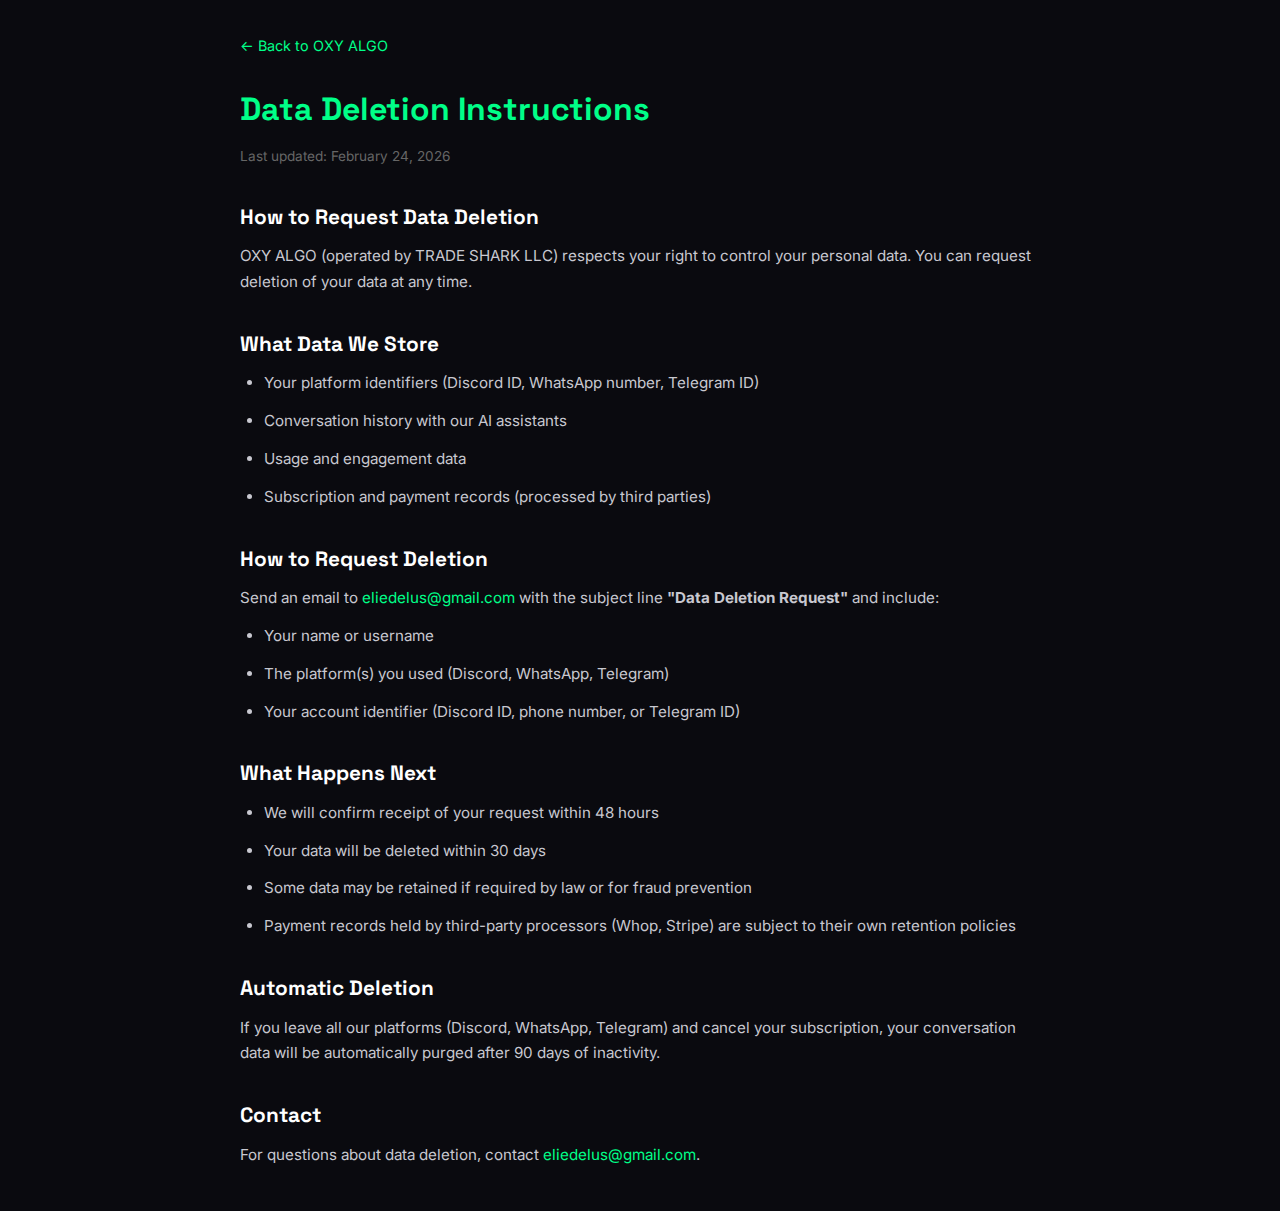
<file: data-deletion.html>
<!DOCTYPE html>
<html lang="en">
<head>
<meta charset="UTF-8">
<meta name="viewport" content="width=device-width, initial-scale=1.0">
<title>Data Deletion &mdash; OXY ALGO</title>
<link rel="preconnect" href="https://fonts.googleapis.com">
<link rel="preconnect" href="https://fonts.gstatic.com" crossorigin>
<link href="https://fonts.googleapis.com/css2?family=Space+Grotesk:wght@400;500;600;700&family=Inter:wght@400;500;600&display=swap" rel="stylesheet">
<style>
*{margin:0;padding:0;box-sizing:border-box}
body{background:#0a0a0f;color:#c8c8d0;font-family:'Inter',sans-serif;line-height:1.7;padding:2rem 1rem}
.container{max-width:800px;margin:0 auto}
h1{font-family:'Space Grotesk',sans-serif;color:#00ff88;font-size:2rem;margin-bottom:.5rem}
h2{font-family:'Space Grotesk',sans-serif;color:#fff;font-size:1.3rem;margin:2rem 0 .5rem}
p,li{font-size:.95rem;margin-bottom:.75rem}
ul{padding-left:1.5rem}
a{color:#00ff88;text-decoration:none}
a:hover{text-decoration:underline}
.back{display:inline-block;margin-bottom:1.5rem;font-size:.9rem}
.updated{color:#666;font-size:.85rem;margin-bottom:2rem}
</style>
</head>
<body>
<div class="container">
<a href="/" class="back">&larr; Back to OXY ALGO</a>
<h1>Data Deletion Instructions</h1>
<p class="updated">Last updated: February 24, 2026</p>

<h2>How to Request Data Deletion</h2>
<p>OXY ALGO (operated by TRADE SHARK LLC) respects your right to control your personal data. You can request deletion of your data at any time.</p>

<h2>What Data We Store</h2>
<ul>
<li>Your platform identifiers (Discord ID, WhatsApp number, Telegram ID)</li>
<li>Conversation history with our AI assistants</li>
<li>Usage and engagement data</li>
<li>Subscription and payment records (processed by third parties)</li>
</ul>

<h2>How to Request Deletion</h2>
<p>Send an email to <a href="mailto:eliedelus@gmail.com">eliedelus@gmail.com</a> with the subject line <strong>"Data Deletion Request"</strong> and include:</p>
<ul>
<li>Your name or username</li>
<li>The platform(s) you used (Discord, WhatsApp, Telegram)</li>
<li>Your account identifier (Discord ID, phone number, or Telegram ID)</li>
</ul>

<h2>What Happens Next</h2>
<ul>
<li>We will confirm receipt of your request within 48 hours</li>
<li>Your data will be deleted within 30 days</li>
<li>Some data may be retained if required by law or for fraud prevention</li>
<li>Payment records held by third-party processors (Whop, Stripe) are subject to their own retention policies</li>
</ul>

<h2>Automatic Deletion</h2>
<p>If you leave all our platforms (Discord, WhatsApp, Telegram) and cancel your subscription, your conversation data will be automatically purged after 90 days of inactivity.</p>

<h2>Contact</h2>
<p>For questions about data deletion, contact <a href="mailto:eliedelus@gmail.com">eliedelus@gmail.com</a>.</p>
</div>
</body>
</html>
</file>
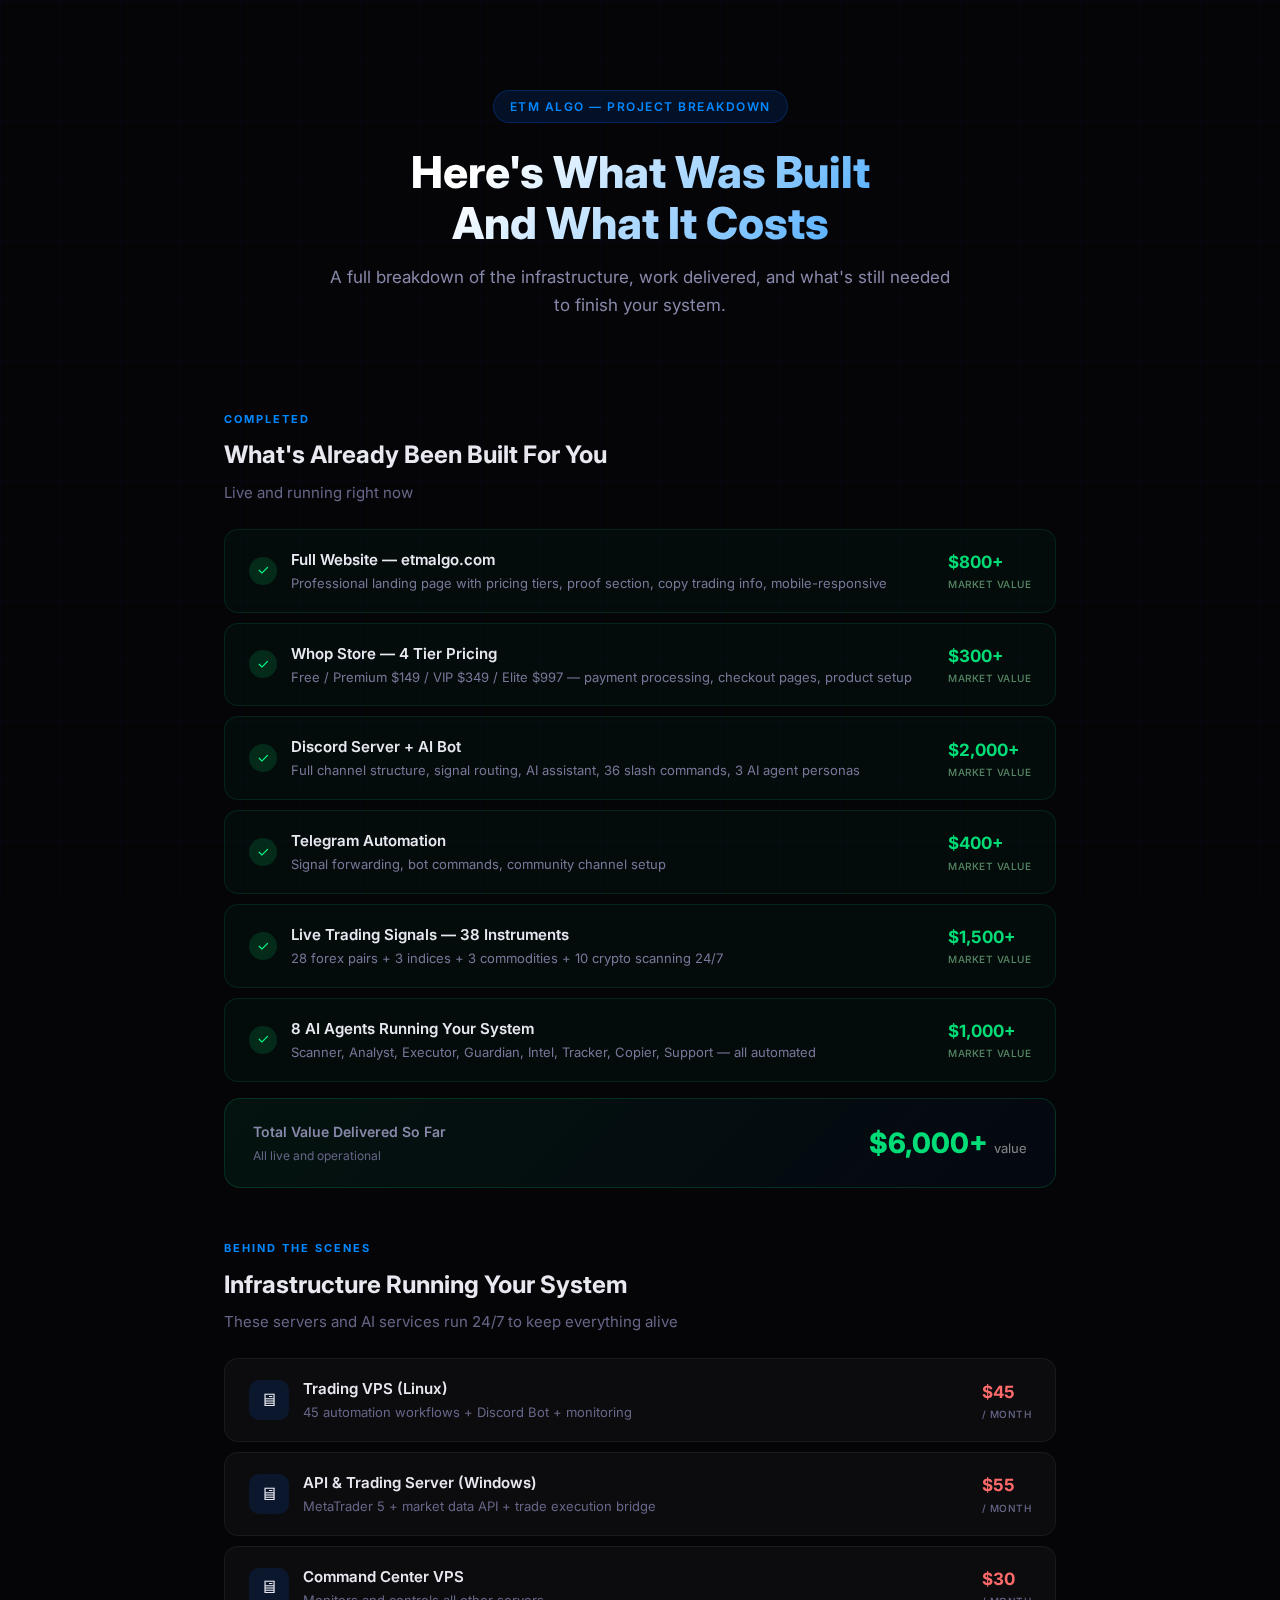
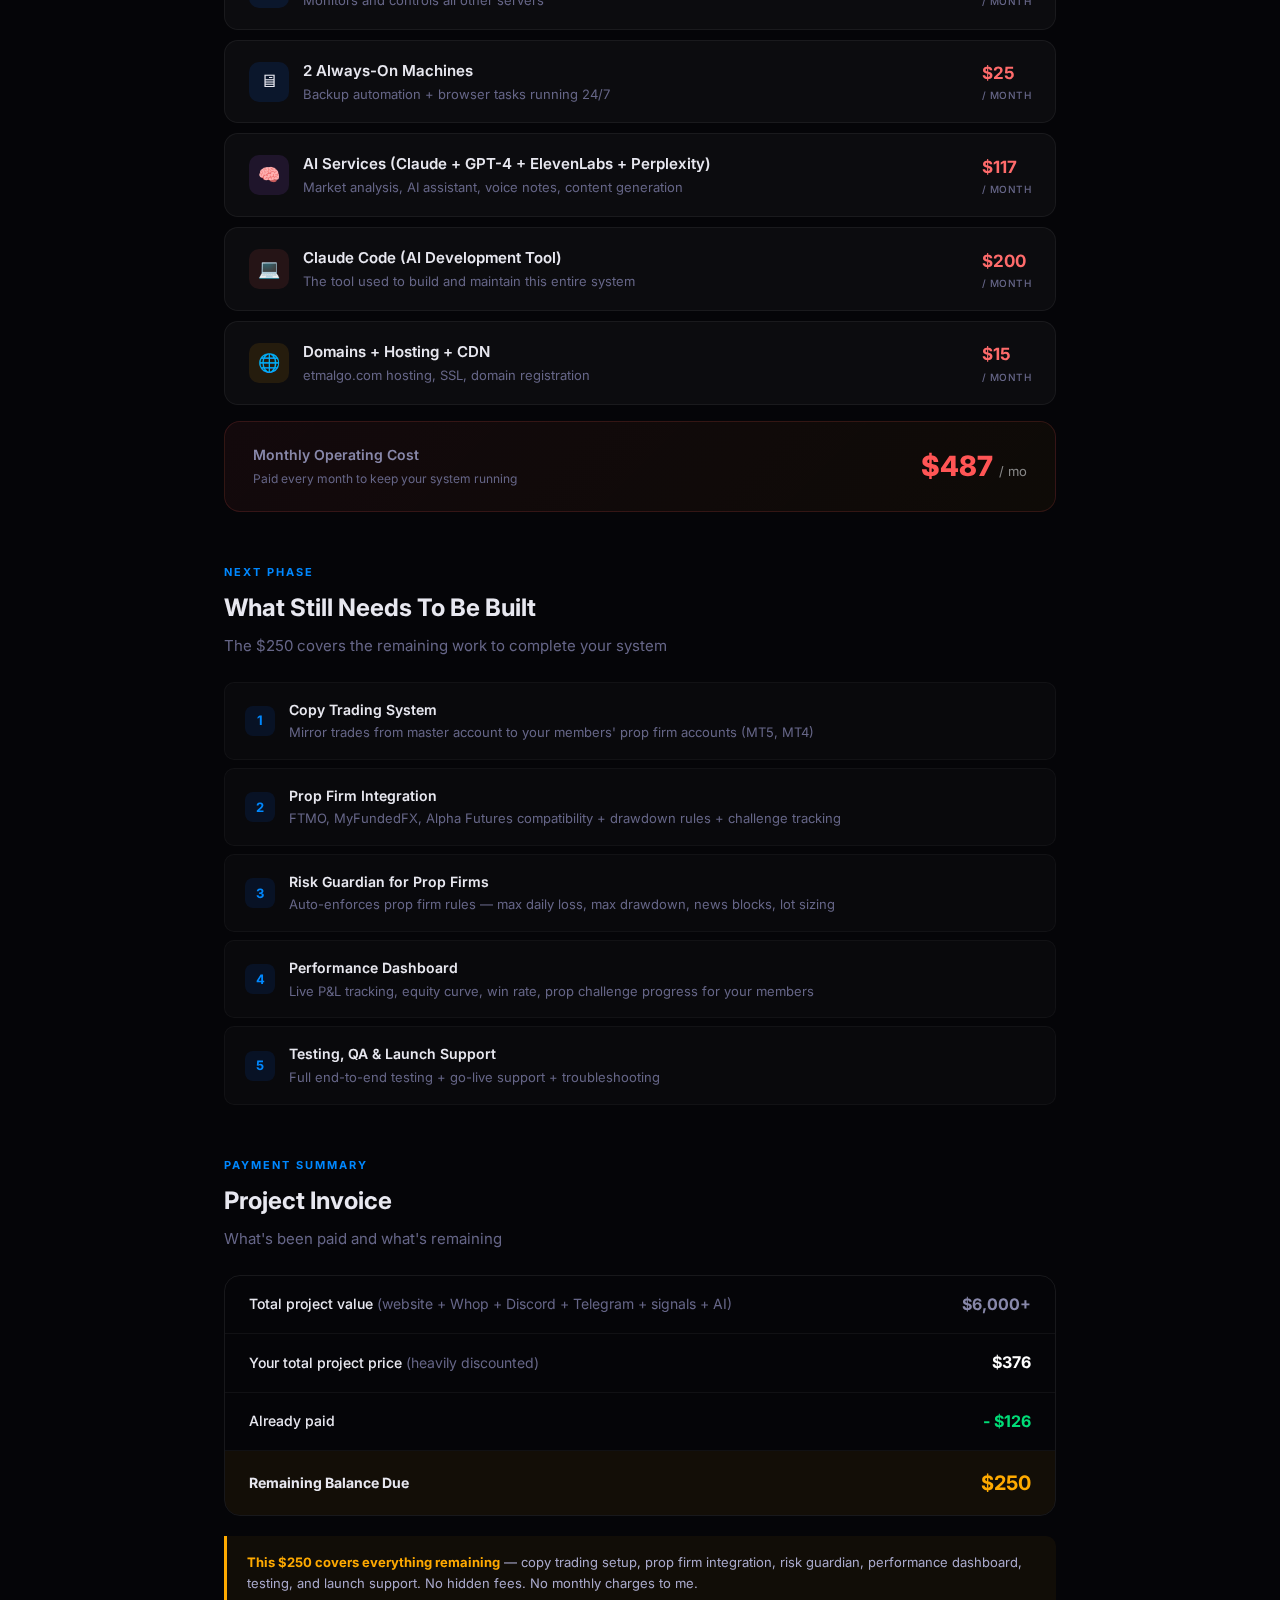
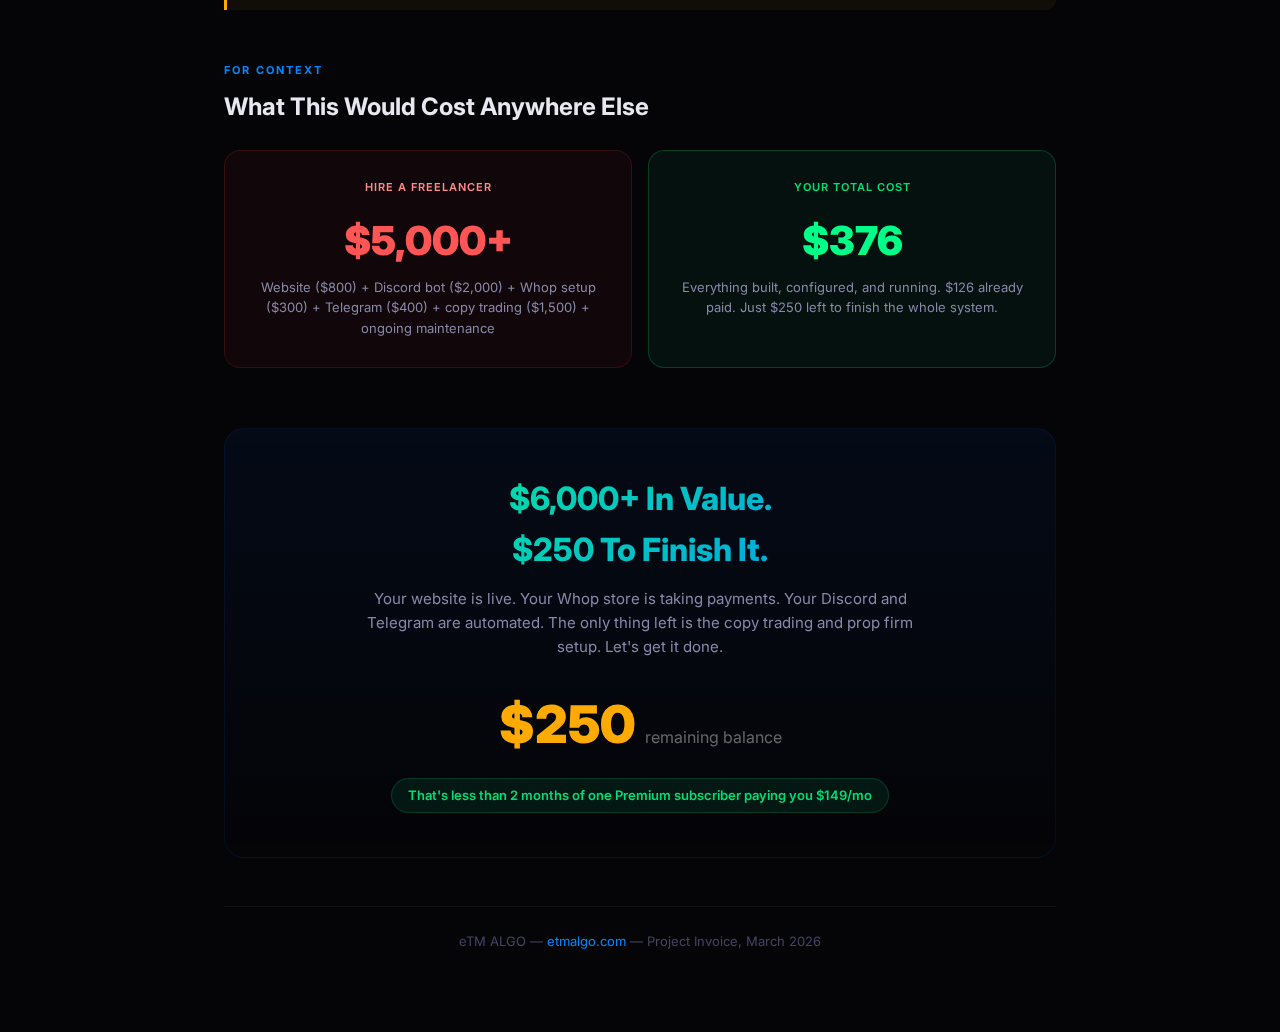
<file: etm-invoice.html>
<!DOCTYPE html>
<html lang="en">
<head>
<meta charset="UTF-8">
<meta name="viewport" content="width=device-width, initial-scale=1.0">
<title>eTM ALGO — Project Invoice & Cost Breakdown</title>
<style>
  @import url('https://fonts.googleapis.com/css2?family=Inter:wght@300;400;500;600;700;800;900&display=swap');

  * { margin: 0; padding: 0; box-sizing: border-box; }

  body {
    font-family: 'Inter', -apple-system, sans-serif;
    background: #050508;
    color: #E8E8F0;
    line-height: 1.6;
    overflow-x: hidden;
  }

  body::before {
    content: '';
    position: fixed;
    inset: 0;
    background:
      linear-gradient(rgba(0,102,255,0.03) 1px, transparent 1px),
      linear-gradient(90deg, rgba(0,102,255,0.03) 1px, transparent 1px);
    background-size: 60px 60px;
    pointer-events: none;
    z-index: 0;
  }

  .container {
    max-width: 880px;
    margin: 0 auto;
    padding: 40px 24px 80px;
    position: relative;
    z-index: 1;
  }

  /* ─── HERO ─── */
  .hero {
    text-align: center;
    padding: 50px 0 40px;
  }

  .badge {
    display: inline-block;
    background: rgba(0,102,255,0.12);
    border: 1px solid rgba(0,102,255,0.25);
    color: #0088FF;
    font-size: 12px;
    font-weight: 600;
    letter-spacing: 1.5px;
    text-transform: uppercase;
    padding: 6px 16px;
    border-radius: 20px;
    margin-bottom: 24px;
  }

  .hero h1 {
    font-size: clamp(28px, 5vw, 44px);
    font-weight: 800;
    line-height: 1.15;
    margin-bottom: 16px;
    background: linear-gradient(135deg, #fff 30%, #0088FF 100%);
    -webkit-background-clip: text;
    -webkit-text-fill-color: transparent;
  }

  .hero p {
    font-size: 17px;
    color: #8888AA;
    max-width: 620px;
    margin: 0 auto;
  }

  /* ─── SECTION ─── */
  .section { margin-top: 52px; }

  .section-label {
    font-size: 11px;
    font-weight: 700;
    letter-spacing: 2px;
    text-transform: uppercase;
    color: #0088FF;
    margin-bottom: 8px;
  }

  .section-title {
    font-size: 24px;
    font-weight: 700;
    margin-bottom: 6px;
  }

  .section-subtitle {
    font-size: 15px;
    color: #666688;
    margin-bottom: 24px;
  }

  /* ─── DELIVERED ITEMS ─── */
  .delivered-grid {
    display: grid;
    grid-template-columns: 1fr;
    gap: 10px;
  }

  .delivered {
    background: rgba(0,255,136,0.03);
    border: 1px solid rgba(0,255,136,0.1);
    border-radius: 14px;
    padding: 18px 24px;
    display: flex;
    align-items: center;
    justify-content: space-between;
  }

  .delivered-left {
    display: flex;
    align-items: center;
    gap: 14px;
    flex: 1;
  }

  .check {
    width: 28px;
    height: 28px;
    border-radius: 50%;
    background: rgba(0,255,136,0.12);
    display: flex;
    align-items: center;
    justify-content: center;
    font-size: 14px;
    flex-shrink: 0;
    color: #00FF88;
  }

  .delivered-info h3 {
    font-size: 15px;
    font-weight: 600;
    margin-bottom: 1px;
  }

  .delivered-info p {
    font-size: 13px;
    color: #777799;
  }

  .delivered-value {
    font-size: 17px;
    font-weight: 700;
    color: #00DD77;
    white-space: nowrap;
    padding-left: 16px;
  }

  .delivered-value span {
    display: block;
    font-size: 10px;
    font-weight: 500;
    color: #558866;
    text-align: right;
    letter-spacing: 0.5px;
    text-transform: uppercase;
  }

  /* ─── COST CARDS ─── */
  .card-grid {
    display: grid;
    grid-template-columns: 1fr;
    gap: 10px;
  }

  .card {
    background: rgba(255,255,255,0.03);
    border: 1px solid rgba(255,255,255,0.06);
    border-radius: 14px;
    padding: 18px 24px;
    display: flex;
    align-items: center;
    justify-content: space-between;
    transition: border-color 0.2s;
  }

  .card:hover { border-color: rgba(0,102,255,0.2); }

  .card-left {
    display: flex;
    align-items: center;
    gap: 14px;
    flex: 1;
  }

  .card-icon {
    width: 40px;
    height: 40px;
    border-radius: 10px;
    display: flex;
    align-items: center;
    justify-content: center;
    font-size: 18px;
    flex-shrink: 0;
  }

  .card-icon.server { background: rgba(0,102,255,0.12); }
  .card-icon.ai { background: rgba(168,85,247,0.12); }
  .card-icon.tool { background: rgba(255,170,0,0.1); }
  .card-icon.dev { background: rgba(255,85,85,0.1); }

  .card-info h3 { font-size: 15px; font-weight: 600; margin-bottom: 1px; }
  .card-info p { font-size: 13px; color: #666688; }

  .card-cost {
    font-size: 17px;
    font-weight: 700;
    color: #FF6B6B;
    white-space: nowrap;
    padding-left: 16px;
  }

  .card-cost span {
    display: block;
    font-size: 10px;
    font-weight: 500;
    color: #666688;
    text-align: right;
    letter-spacing: 0.5px;
    text-transform: uppercase;
  }

  /* ─── TOTAL BARS ─── */
  .total-bar {
    border-radius: 16px;
    padding: 22px 28px;
    margin-top: 16px;
    display: flex;
    justify-content: space-between;
    align-items: center;
  }

  .total-bar.green {
    background: linear-gradient(135deg, rgba(0,255,136,0.06), rgba(0,102,255,0.04));
    border: 1px solid rgba(0,255,136,0.15);
  }

  .total-bar.red {
    background: linear-gradient(135deg, rgba(255,85,85,0.06), rgba(255,170,0,0.04));
    border: 1px solid rgba(255,85,85,0.15);
  }

  .total-bar .label {
    font-size: 14px;
    font-weight: 600;
    color: #8888AA;
  }

  .total-bar .label strong {
    display: block;
    font-size: 12px;
    color: #666688;
    font-weight: 400;
    margin-top: 2px;
  }

  .total-bar .amount {
    font-size: 28px;
    font-weight: 800;
  }

  .total-bar.green .amount { color: #00DD77; }
  .total-bar.red .amount { color: #FF5555; }

  .total-bar .amount span { font-size: 13px; color: #888; font-weight: 400; }

  /* ─── PAYMENT LEDGER ─── */
  .ledger {
    margin-top: 24px;
    border: 1px solid rgba(255,255,255,0.08);
    border-radius: 16px;
    overflow: hidden;
  }

  .ledger-row {
    display: flex;
    justify-content: space-between;
    align-items: center;
    padding: 16px 24px;
    border-bottom: 1px solid rgba(255,255,255,0.05);
  }

  .ledger-row:last-child { border-bottom: none; }

  .ledger-row .item { font-size: 14px; font-weight: 500; }
  .ledger-row .item span { color: #666688; font-weight: 400; }
  .ledger-row .val { font-size: 16px; font-weight: 700; }

  .ledger-row.paid .val { color: #00DD77; }
  .ledger-row.total .val { color: #FFAA00; }
  .ledger-row.due {
    background: rgba(255,170,0,0.06);
  }
  .ledger-row.due .val { color: #FFAA00; font-size: 20px; }
  .ledger-row.due .item { font-weight: 700; }

  /* ─── NEXT PHASE ─── */
  .next-grid {
    display: grid;
    grid-template-columns: 1fr;
    gap: 8px;
  }

  .next-item {
    display: flex;
    align-items: center;
    gap: 14px;
    padding: 16px 20px;
    background: rgba(255,255,255,0.02);
    border-radius: 10px;
    border: 1px solid rgba(255,255,255,0.04);
  }

  .next-num {
    width: 30px;
    height: 30px;
    border-radius: 8px;
    background: rgba(0,102,255,0.1);
    display: flex;
    align-items: center;
    justify-content: center;
    font-size: 13px;
    font-weight: 700;
    color: #0088FF;
    flex-shrink: 0;
  }

  .next-item h4 { font-size: 14px; font-weight: 600; margin-bottom: 1px; }
  .next-item p { font-size: 13px; color: #666688; }

  /* ─── COMPARISON ─── */
  .compare {
    display: grid;
    grid-template-columns: 1fr 1fr;
    gap: 16px;
    margin-top: 24px;
  }

  @media (max-width: 600px) { .compare { grid-template-columns: 1fr; } }

  .compare-card {
    border-radius: 16px;
    padding: 28px 24px;
    text-align: center;
  }

  .compare-card.them {
    background: rgba(255,55,55,0.05);
    border: 1px solid rgba(255,55,55,0.15);
  }

  .compare-card.us {
    background: rgba(0,255,136,0.05);
    border: 1px solid rgba(0,255,136,0.2);
  }

  .compare-card .price {
    font-size: 40px;
    font-weight: 900;
    margin: 8px 0 4px;
  }

  .compare-card.them .price { color: #FF5555; }
  .compare-card.us .price { color: #00FF88; }

  .compare-card .tag {
    font-size: 11px;
    font-weight: 600;
    letter-spacing: 1px;
    text-transform: uppercase;
    margin-bottom: 12px;
  }

  .compare-card.them .tag { color: #FF8888; }
  .compare-card.us .tag { color: #00DD77; }

  .compare-card .desc { font-size: 13px; color: #8888AA; }

  /* ─── BOTTOM LINE ─── */
  .bottom-line {
    text-align: center;
    margin-top: 60px;
    padding: 44px 24px;
    background: linear-gradient(180deg, rgba(0,102,255,0.06) 0%, transparent 100%);
    border-radius: 20px;
    border: 1px solid rgba(0,102,255,0.1);
  }

  .bottom-line h2 {
    font-size: clamp(22px, 4vw, 32px);
    font-weight: 800;
    margin-bottom: 12px;
    background: linear-gradient(135deg, #00FF88, #0088FF);
    -webkit-background-clip: text;
    -webkit-text-fill-color: transparent;
  }

  .bottom-line p {
    font-size: 15px;
    color: #8888AA;
    max-width: 550px;
    margin: 0 auto 24px;
  }

  .bottom-line .final-price {
    font-size: 52px;
    font-weight: 900;
    color: #FFAA00;
  }

  .bottom-line .final-price span {
    font-size: 16px;
    color: #666;
    font-weight: 400;
  }

  .bottom-line .context {
    display: inline-block;
    margin-top: 12px;
    background: rgba(0,255,136,0.08);
    border: 1px solid rgba(0,255,136,0.15);
    color: #00DD77;
    font-size: 13px;
    font-weight: 600;
    padding: 6px 16px;
    border-radius: 20px;
  }

  /* ─── NOTE ─── */
  .note {
    background: rgba(255,170,0,0.05);
    border-left: 3px solid #FFAA00;
    border-radius: 0 10px 10px 0;
    padding: 16px 20px;
    margin-top: 20px;
    font-size: 13px;
    color: #AAAACC;
  }

  .note strong { color: #FFAA00; }

  .footer {
    text-align: center;
    margin-top: 48px;
    padding-top: 24px;
    border-top: 1px solid rgba(255,255,255,0.05);
    font-size: 13px;
    color: #444466;
  }
</style>
</head>
<body>

<div class="container">

  <!-- HERO -->
  <div class="hero">
    <div class="badge">eTM ALGO — Project Breakdown</div>
    <h1>Here's What Was Built<br>And What It Costs</h1>
    <p>A full breakdown of the infrastructure, work delivered, and what's still needed to finish your system.</p>
  </div>

  <!-- ─── SECTION 1: WHAT WAS ALREADY DELIVERED ─── -->
  <div class="section">
    <div class="section-label">Completed</div>
    <div class="section-title">What's Already Been Built For You</div>
    <div class="section-subtitle">Live and running right now</div>

    <div class="delivered-grid">
      <div class="delivered">
        <div class="delivered-left">
          <div class="check">&#10003;</div>
          <div class="delivered-info">
            <h3>Full Website — etmalgo.com</h3>
            <p>Professional landing page with pricing tiers, proof section, copy trading info, mobile-responsive</p>
          </div>
        </div>
        <div class="delivered-value">$800+<span>market value</span></div>
      </div>

      <div class="delivered">
        <div class="delivered-left">
          <div class="check">&#10003;</div>
          <div class="delivered-info">
            <h3>Whop Store — 4 Tier Pricing</h3>
            <p>Free / Premium $149 / VIP $349 / Elite $997 — payment processing, checkout pages, product setup</p>
          </div>
        </div>
        <div class="delivered-value">$300+<span>market value</span></div>
      </div>

      <div class="delivered">
        <div class="delivered-left">
          <div class="check">&#10003;</div>
          <div class="delivered-info">
            <h3>Discord Server + AI Bot</h3>
            <p>Full channel structure, signal routing, AI assistant, 36 slash commands, 3 AI agent personas</p>
          </div>
        </div>
        <div class="delivered-value">$2,000+<span>market value</span></div>
      </div>

      <div class="delivered">
        <div class="delivered-left">
          <div class="check">&#10003;</div>
          <div class="delivered-info">
            <h3>Telegram Automation</h3>
            <p>Signal forwarding, bot commands, community channel setup</p>
          </div>
        </div>
        <div class="delivered-value">$400+<span>market value</span></div>
      </div>

      <div class="delivered">
        <div class="delivered-left">
          <div class="check">&#10003;</div>
          <div class="delivered-info">
            <h3>Live Trading Signals — 38 Instruments</h3>
            <p>28 forex pairs + 3 indices + 3 commodities + 10 crypto scanning 24/7</p>
          </div>
        </div>
        <div class="delivered-value">$1,500+<span>market value</span></div>
      </div>

      <div class="delivered">
        <div class="delivered-left">
          <div class="check">&#10003;</div>
          <div class="delivered-info">
            <h3>8 AI Agents Running Your System</h3>
            <p>Scanner, Analyst, Executor, Guardian, Intel, Tracker, Copier, Support — all automated</p>
          </div>
        </div>
        <div class="delivered-value">$1,000+<span>market value</span></div>
      </div>
    </div>

    <div class="total-bar green">
      <div class="label">
        Total Value Delivered So Far
        <strong>All live and operational</strong>
      </div>
      <div class="amount">$6,000+ <span>value</span></div>
    </div>
  </div>

  <!-- ─── SECTION 2: INFRASTRUCTURE BEHIND IT ─── -->
  <div class="section">
    <div class="section-label">Behind The Scenes</div>
    <div class="section-title">Infrastructure Running Your System</div>
    <div class="section-subtitle">These servers and AI services run 24/7 to keep everything alive</div>

    <div class="card-grid">
      <div class="card">
        <div class="card-left">
          <div class="card-icon server">&#128421;</div>
          <div class="card-info">
            <h3>Trading VPS (Linux)</h3>
            <p>45 automation workflows + Discord Bot + monitoring</p>
          </div>
        </div>
        <div class="card-cost">$45<span>/ month</span></div>
      </div>

      <div class="card">
        <div class="card-left">
          <div class="card-icon server">&#128421;</div>
          <div class="card-info">
            <h3>API & Trading Server (Windows)</h3>
            <p>MetaTrader 5 + market data API + trade execution bridge</p>
          </div>
        </div>
        <div class="card-cost">$55<span>/ month</span></div>
      </div>

      <div class="card">
        <div class="card-left">
          <div class="card-icon server">&#128421;</div>
          <div class="card-info">
            <h3>Command Center VPS</h3>
            <p>Monitors and controls all other servers</p>
          </div>
        </div>
        <div class="card-cost">$30<span>/ month</span></div>
      </div>

      <div class="card">
        <div class="card-left">
          <div class="card-icon server">&#128421;</div>
          <div class="card-info">
            <h3>2 Always-On Machines</h3>
            <p>Backup automation + browser tasks running 24/7</p>
          </div>
        </div>
        <div class="card-cost">$25<span>/ month</span></div>
      </div>

      <div class="card">
        <div class="card-left">
          <div class="card-icon ai">&#129504;</div>
          <div class="card-info">
            <h3>AI Services (Claude + GPT-4 + ElevenLabs + Perplexity)</h3>
            <p>Market analysis, AI assistant, voice notes, content generation</p>
          </div>
        </div>
        <div class="card-cost">$117<span>/ month</span></div>
      </div>

      <div class="card">
        <div class="card-left">
          <div class="card-icon dev">&#128187;</div>
          <div class="card-info">
            <h3>Claude Code (AI Development Tool)</h3>
            <p>The tool used to build and maintain this entire system</p>
          </div>
        </div>
        <div class="card-cost">$200<span>/ month</span></div>
      </div>

      <div class="card">
        <div class="card-left">
          <div class="card-icon tool">&#127760;</div>
          <div class="card-info">
            <h3>Domains + Hosting + CDN</h3>
            <p>etmalgo.com hosting, SSL, domain registration</p>
          </div>
        </div>
        <div class="card-cost">$15<span>/ month</span></div>
      </div>
    </div>

    <div class="total-bar red">
      <div class="label">
        Monthly Operating Cost
        <strong>Paid every month to keep your system running</strong>
      </div>
      <div class="amount">$487 <span>/ mo</span></div>
    </div>
  </div>

  <!-- ─── SECTION 3: NEXT PHASE ─── -->
  <div class="section">
    <div class="section-label">Next Phase</div>
    <div class="section-title">What Still Needs To Be Built</div>
    <div class="section-subtitle">The $250 covers the remaining work to complete your system</div>

    <div class="next-grid">
      <div class="next-item">
        <div class="next-num">1</div>
        <div>
          <h4>Copy Trading System</h4>
          <p>Mirror trades from master account to your members' prop firm accounts (MT5, MT4)</p>
        </div>
      </div>
      <div class="next-item">
        <div class="next-num">2</div>
        <div>
          <h4>Prop Firm Integration</h4>
          <p>FTMO, MyFundedFX, Alpha Futures compatibility + drawdown rules + challenge tracking</p>
        </div>
      </div>
      <div class="next-item">
        <div class="next-num">3</div>
        <div>
          <h4>Risk Guardian for Prop Firms</h4>
          <p>Auto-enforces prop firm rules — max daily loss, max drawdown, news blocks, lot sizing</p>
        </div>
      </div>
      <div class="next-item">
        <div class="next-num">4</div>
        <div>
          <h4>Performance Dashboard</h4>
          <p>Live P&L tracking, equity curve, win rate, prop challenge progress for your members</p>
        </div>
      </div>
      <div class="next-item">
        <div class="next-num">5</div>
        <div>
          <h4>Testing, QA & Launch Support</h4>
          <p>Full end-to-end testing + go-live support + troubleshooting</p>
        </div>
      </div>
    </div>
  </div>

  <!-- ─── PAYMENT LEDGER ─── -->
  <div class="section">
    <div class="section-label">Payment Summary</div>
    <div class="section-title">Project Invoice</div>
    <div class="section-subtitle">What's been paid and what's remaining</div>

    <div class="ledger">
      <div class="ledger-row">
        <div class="item">Total project value <span>(website + Whop + Discord + Telegram + signals + AI)</span></div>
        <div class="val" style="color:#8888AA;">$6,000+</div>
      </div>
      <div class="ledger-row">
        <div class="item">Your total project price <span>(heavily discounted)</span></div>
        <div class="val" style="color:#fff;">$376</div>
      </div>
      <div class="ledger-row paid">
        <div class="item">Already paid</div>
        <div class="val">- $126</div>
      </div>
      <div class="ledger-row due">
        <div class="item">Remaining Balance Due</div>
        <div class="val">$250</div>
      </div>
    </div>

    <div class="note">
      <strong>This $250 covers everything remaining</strong> — copy trading setup, prop firm integration, risk guardian, performance dashboard, testing, and launch support. No hidden fees. No monthly charges to me.
    </div>
  </div>

  <!-- ─── COMPARISON ─── -->
  <div class="section">
    <div class="section-label">For Context</div>
    <div class="section-title">What This Would Cost Anywhere Else</div>

    <div class="compare">
      <div class="compare-card them">
        <div class="tag">Hire a Freelancer</div>
        <div class="price">$5,000+</div>
        <div class="desc">
          Website ($800) + Discord bot ($2,000) + Whop setup ($300) + Telegram ($400) + copy trading ($1,500) + ongoing maintenance
        </div>
      </div>
      <div class="compare-card us">
        <div class="tag">Your Total Cost</div>
        <div class="price">$376</div>
        <div class="desc">
          Everything built, configured, and running. $126 already paid. Just $250 left to finish the whole system.
        </div>
      </div>
    </div>
  </div>

  <!-- ─── BOTTOM LINE ─── -->
  <div class="bottom-line">
    <h2>$6,000+ In Value.<br>$250 To Finish It.</h2>
    <p>Your website is live. Your Whop store is taking payments. Your Discord and Telegram are automated. The only thing left is the copy trading and prop firm setup. Let's get it done.</p>
    <div class="final-price">$250 <span>remaining balance</span></div>
    <div class="context">That's less than 2 months of one Premium subscriber paying you $149/mo</div>
  </div>

  <div class="footer">
    <p>eTM ALGO &mdash; <a href="https://www.etmalgo.com" style="color:#0088FF;text-decoration:none;">etmalgo.com</a> &mdash; Project Invoice, March 2026</p>
  </div>

</div>

</body>
</html>
</file>
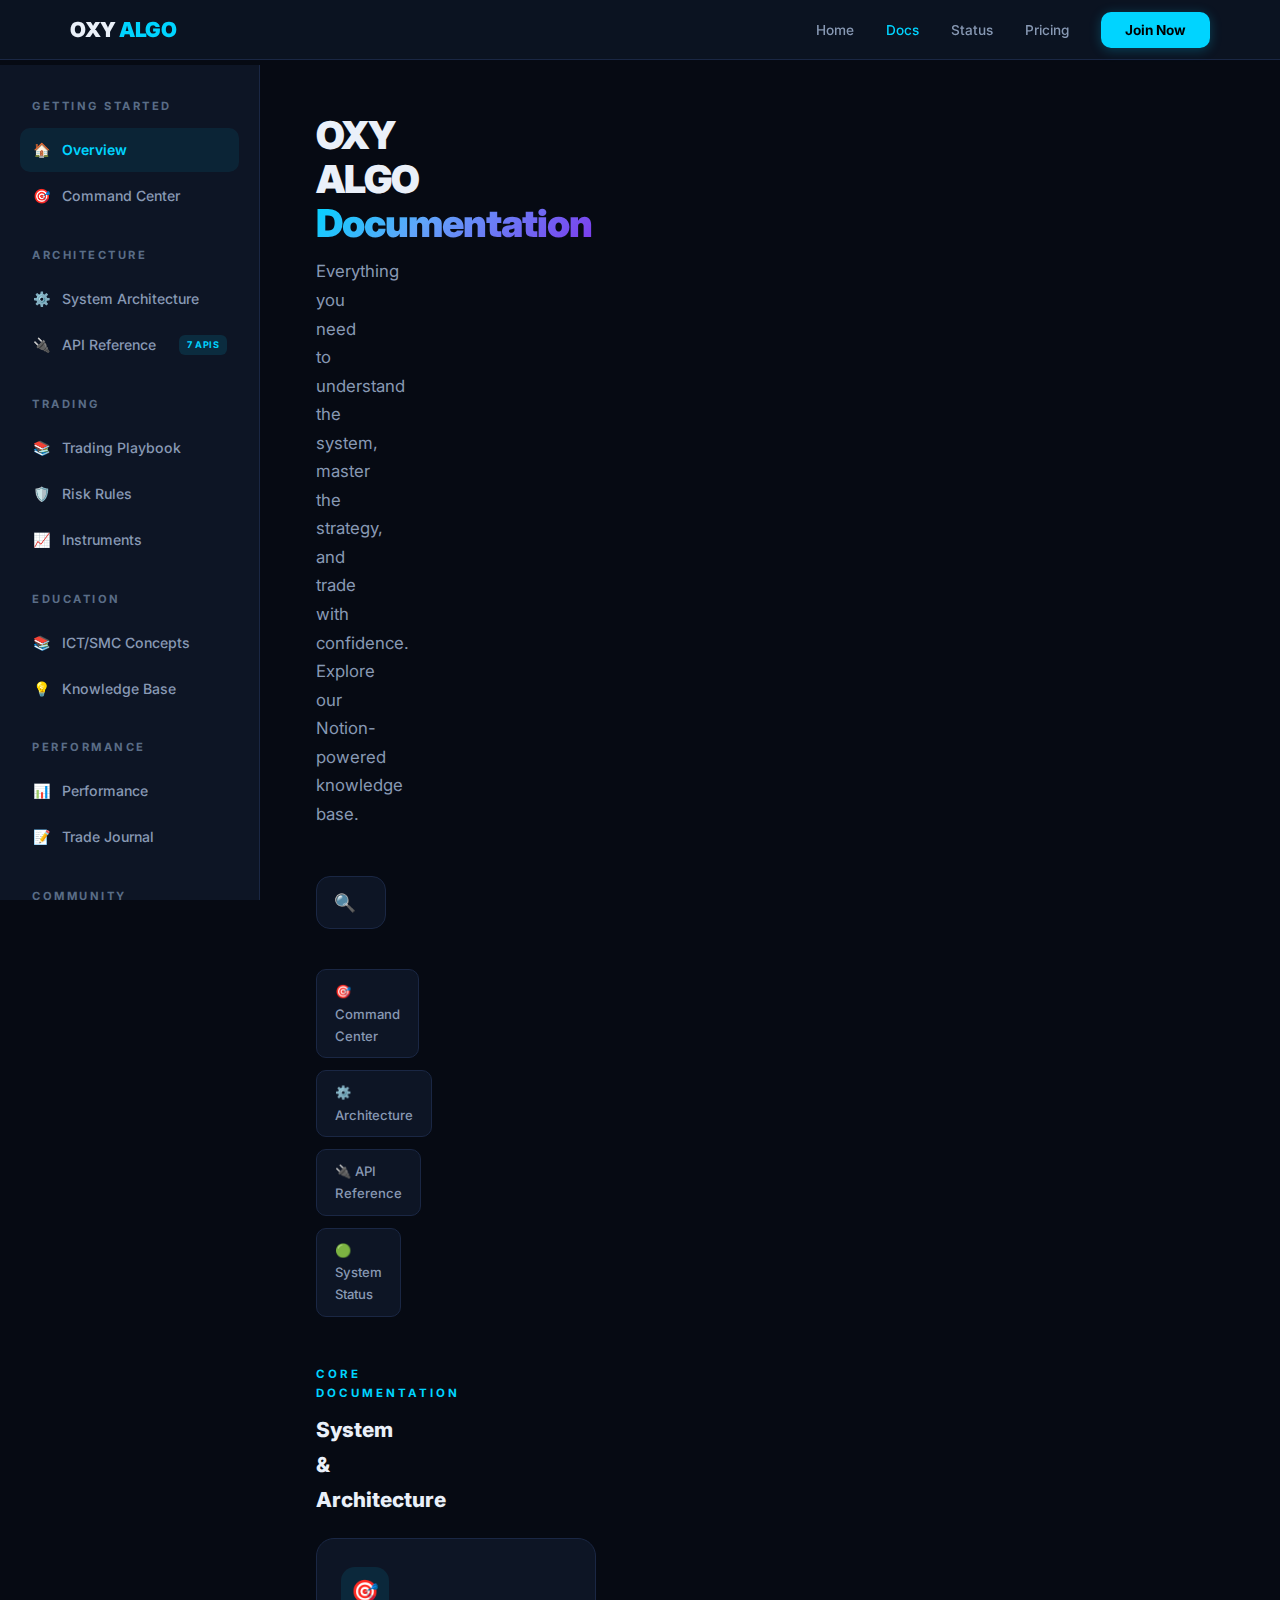
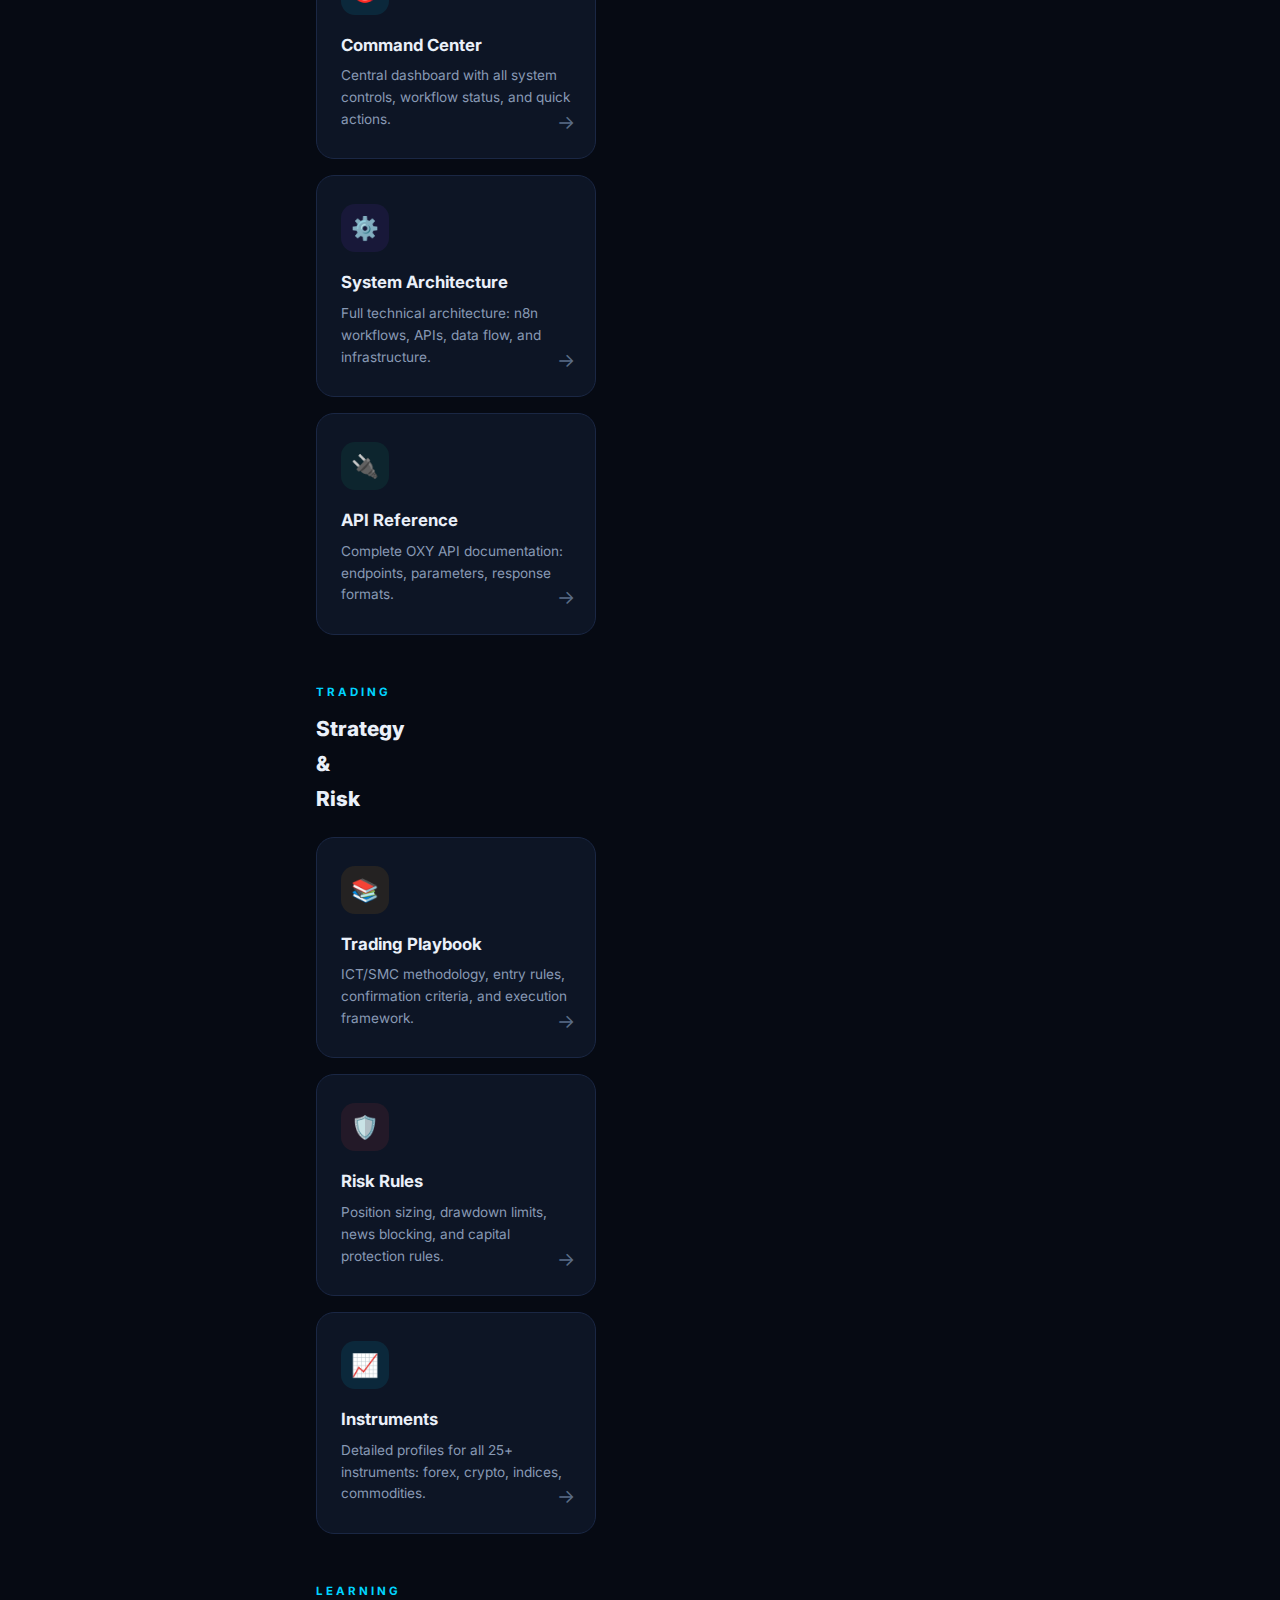
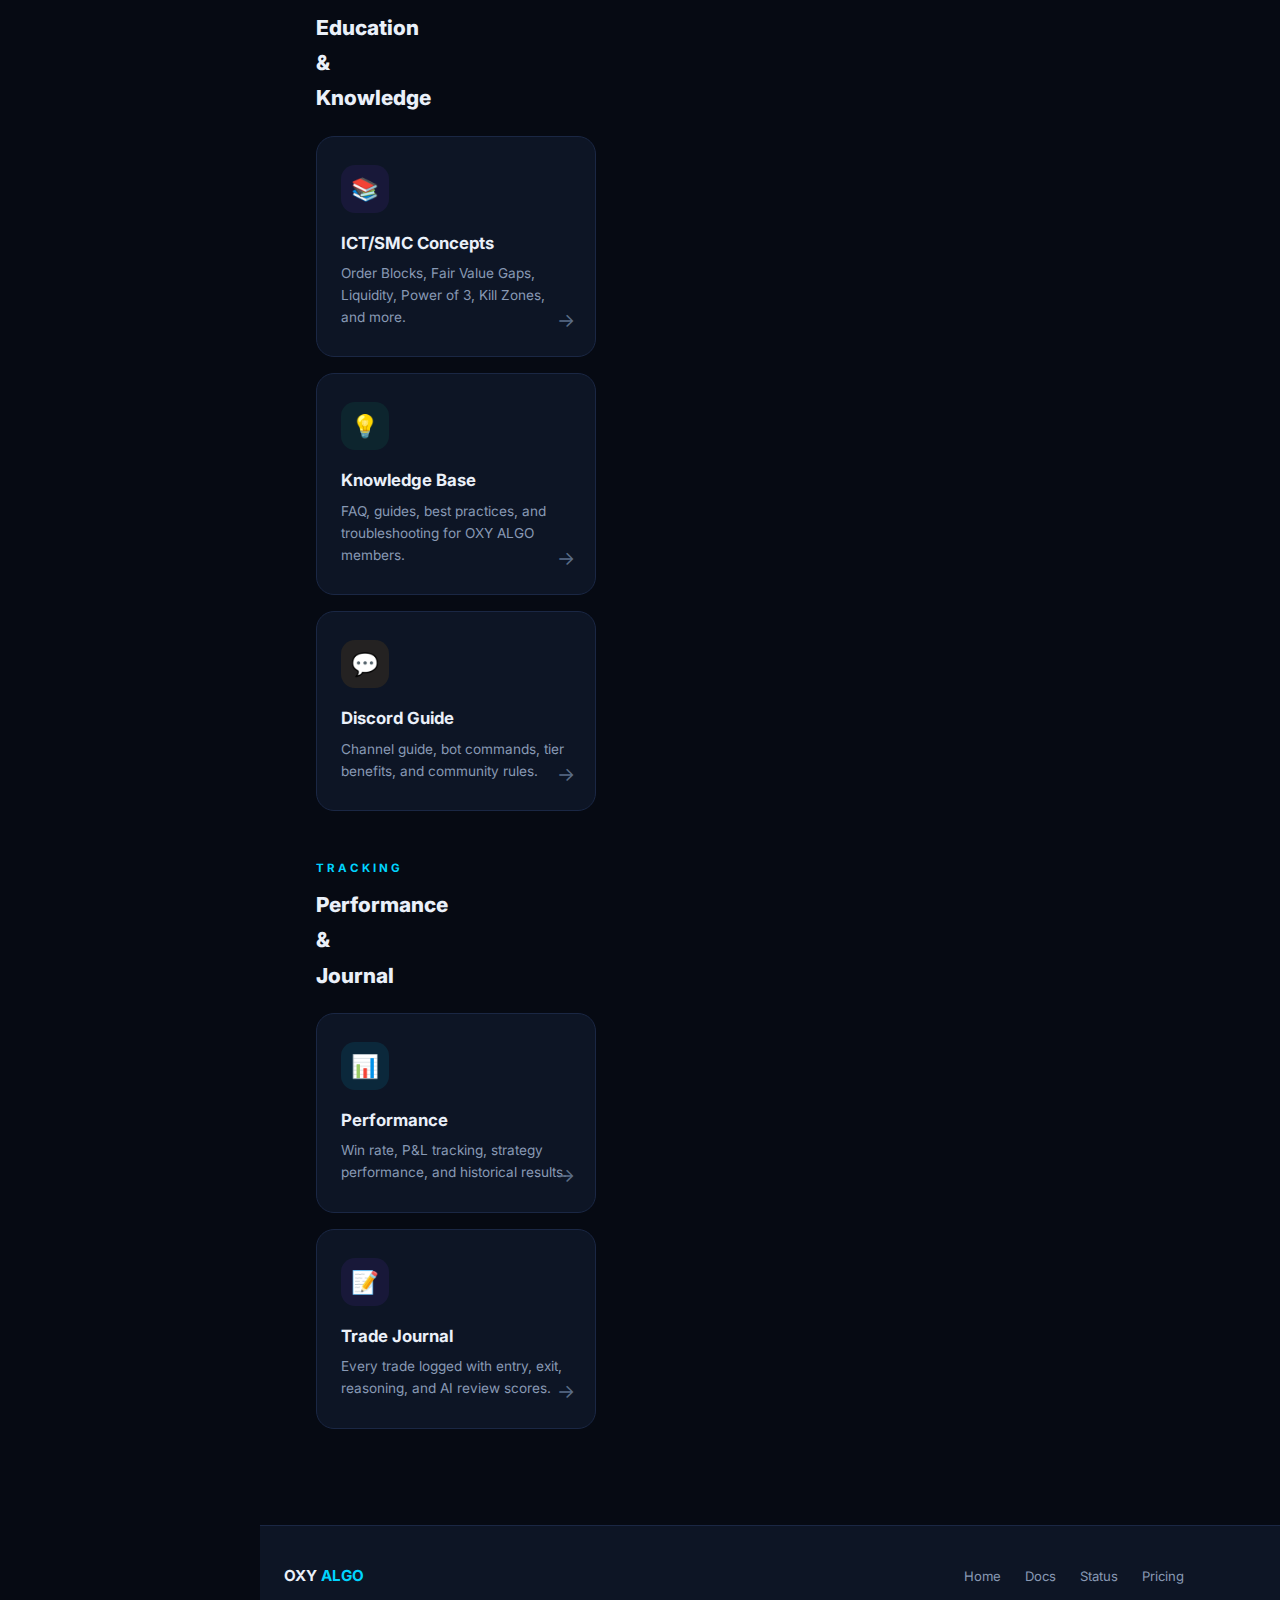
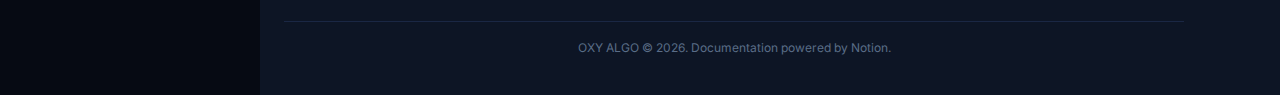
<file: oxy-algo-docs.html>
<!DOCTYPE html>
<html lang="en">
<head>
<meta charset="UTF-8">
<meta name="viewport" content="width=device-width, initial-scale=1.0">
<title>OXY ALGO - Documentation Hub</title>
<meta name="description" content="OXY ALGO Documentation - System architecture, API reference, trading playbook, education concepts, and knowledge base.">
<link rel="preconnect" href="https://fonts.googleapis.com">
<link rel="preconnect" href="https://fonts.gstatic.com" crossorigin>
<link href="https://fonts.googleapis.com/css2?family=Inter:wght@400;500;600;700;800;900&family=JetBrains+Mono:wght@400;700&display=swap" rel="stylesheet">
<style>
  :root {
    --bg: #060a13;
    --bg2: #080d18;
    --surface: #0d1525;
    --surface2: #131d32;
    --surface3: #182440;
    --border: #1a2744;
    --border2: #243556;
    --accent: #00d4ff;
    --accent-dim: #0099bb;
    --accent-glow: rgba(0,212,255,0.12);
    --purple: #7c3aed;
    --purple-glow: rgba(124,58,237,0.12);
    --green: #10b981;
    --green2: #34d399;
    --red: #ef4444;
    --gold: #f59e0b;
    --text: #eaf0f9;
    --text2: #8899b4;
    --text3: #5a6d87;
    --glass: rgba(13,21,37,0.7);
    --glass2: rgba(13,21,37,0.85);
  }
  * { margin:0; padding:0; box-sizing:border-box; }
  html { scroll-behavior: smooth; }
  body {
    font-family: 'Inter', -apple-system, BlinkMacSystemFont, 'Segoe UI', sans-serif;
    background: var(--bg);
    color: var(--text);
    line-height: 1.7;
    overflow-x: hidden;
    -webkit-font-smoothing: antialiased;
  }

  /* ─── NAVIGATION ────────────────────── */
  nav {
    position: fixed;
    top: 0; left: 0; right: 0;
    z-index: 1000;
    padding: 12px 24px;
    background: var(--glass2);
    backdrop-filter: blur(20px);
    -webkit-backdrop-filter: blur(20px);
    border-bottom: 1px solid var(--border);
  }
  .nav-inner {
    max-width: 1140px;
    margin: 0 auto;
    display: flex;
    align-items: center;
    justify-content: space-between;
  }
  .logo {
    font-size: 1.3em;
    font-weight: 900;
    letter-spacing: -0.5px;
    color: var(--text);
    text-decoration: none;
  }
  .logo span { color: var(--accent); }
  .nav-links {
    display: flex;
    align-items: center;
    gap: 32px;
    list-style: none;
  }
  .nav-links a {
    color: var(--text2);
    text-decoration: none;
    font-size: 0.85em;
    font-weight: 500;
    transition: color 0.2s;
  }
  .nav-links a:hover { color: var(--text); }
  .nav-links a.active { color: var(--accent); }
  .nav-cta {
    background: var(--accent) !important;
    color: #000 !important;
    padding: 10px 24px;
    border-radius: 10px;
    font-weight: 700 !important;
    font-size: 0.85em;
    transition: all 0.3s !important;
    box-shadow: 0 2px 12px rgba(0,212,255,0.25);
  }
  .nav-cta:hover { transform: translateY(-1px); box-shadow: 0 4px 20px rgba(0,212,255,0.35) !important; }
  .mobile-menu { display: none; background: none; border: none; color: var(--text); font-size: 1.5em; cursor: pointer; }

  /* ─── DOCS LAYOUT ───────────────────── */
  .docs-layout {
    display: grid;
    grid-template-columns: 260px 1fr;
    min-height: 100vh;
    padding-top: 65px;
  }

  /* ─── SIDEBAR ───────────────────────── */
  .docs-sidebar {
    background: var(--surface);
    border-right: 1px solid var(--border);
    padding: 32px 0;
    position: fixed;
    top: 65px;
    left: 0;
    bottom: 0;
    width: 260px;
    overflow-y: auto;
    z-index: 100;
  }
  .sidebar-section {
    padding: 0 20px;
    margin-bottom: 28px;
  }
  .sidebar-title {
    font-size: 0.7em;
    text-transform: uppercase;
    letter-spacing: 2.5px;
    color: var(--text3);
    font-weight: 700;
    margin-bottom: 12px;
    padding: 0 12px;
  }
  .sidebar-link {
    display: flex;
    align-items: center;
    gap: 10px;
    padding: 10px 12px;
    border-radius: 10px;
    color: var(--text2);
    text-decoration: none;
    font-size: 0.88em;
    font-weight: 500;
    transition: all 0.2s;
    margin-bottom: 2px;
  }
  .sidebar-link:hover {
    background: rgba(0,212,255,0.05);
    color: var(--text);
  }
  .sidebar-link.active {
    background: rgba(0,212,255,0.08);
    color: var(--accent);
    font-weight: 600;
  }
  .sidebar-icon {
    width: 20px;
    text-align: center;
    font-size: 1em;
    flex-shrink: 0;
  }
  .sidebar-badge {
    margin-left: auto;
    font-size: 0.65em;
    font-weight: 700;
    padding: 2px 8px;
    border-radius: 6px;
    background: rgba(0,212,255,0.12);
    color: var(--accent);
    text-transform: uppercase;
    letter-spacing: 0.5px;
  }

  /* ─── MAIN CONTENT ──────────────────── */
  .docs-main {
    padding: 48px 56px;
    max-width: 900px;
    margin-left: 260px;
  }

  .docs-hero {
    margin-bottom: 48px;
  }
  .docs-hero h1 {
    font-size: 2.4em;
    font-weight: 900;
    letter-spacing: -1px;
    margin-bottom: 12px;
    line-height: 1.15;
  }
  .docs-hero h1 .grad {
    background: linear-gradient(135deg, var(--accent) 0%, #60a5fa 40%, var(--purple) 100%);
    -webkit-background-clip: text;
    -webkit-text-fill-color: transparent;
    background-clip: text;
  }
  .docs-hero p {
    color: var(--text2);
    font-size: 1.05em;
    max-width: 600px;
    line-height: 1.7;
  }

  /* ─── SEARCH ────────────────────────── */
  .docs-search {
    position: relative;
    margin-bottom: 40px;
  }
  .docs-search input {
    width: 100%;
    padding: 16px 20px 16px 48px;
    background: var(--surface);
    border: 1px solid var(--border);
    border-radius: 14px;
    color: var(--text);
    font-size: 0.95em;
    font-family: inherit;
    outline: none;
    transition: border-color 0.3s;
  }
  .docs-search input::placeholder { color: var(--text3); }
  .docs-search input:focus { border-color: var(--accent); }
  .docs-search-icon {
    position: absolute;
    left: 18px;
    top: 50%;
    transform: translateY(-50%);
    color: var(--text3);
    font-size: 1.1em;
    pointer-events: none;
  }

  /* ─── DOC CARDS ─────────────────────── */
  .docs-grid {
    display: grid;
    grid-template-columns: repeat(auto-fit, minmax(280px, 1fr));
    gap: 16px;
    margin-bottom: 48px;
  }
  .doc-card {
    background: var(--surface);
    border: 1px solid var(--border);
    border-radius: 18px;
    padding: 28px 24px;
    cursor: pointer;
    transition: all 0.3s;
    text-decoration: none;
    color: inherit;
    position: relative;
    overflow: hidden;
  }
  .doc-card::before {
    content: '';
    position: absolute;
    top: 0; left: 0; right: 0;
    height: 3px;
    opacity: 0;
    transition: opacity 0.3s;
  }
  .doc-card:hover {
    border-color: var(--border2);
    transform: translateY(-4px);
    box-shadow: 0 12px 40px rgba(0,0,0,0.3);
  }
  .doc-card:hover::before { opacity: 1; }
  .doc-card-icon {
    width: 48px; height: 48px;
    border-radius: 14px;
    display: flex;
    align-items: center;
    justify-content: center;
    font-size: 1.4em;
    margin-bottom: 16px;
  }
  .doc-card h3 {
    font-size: 1.05em;
    font-weight: 700;
    margin-bottom: 6px;
  }
  .doc-card p {
    font-size: 0.85em;
    color: var(--text2);
    line-height: 1.6;
  }
  .doc-card-arrow {
    position: absolute;
    bottom: 20px;
    right: 20px;
    color: var(--text3);
    font-size: 1.2em;
    transition: all 0.3s;
  }
  .doc-card:hover .doc-card-arrow { color: var(--accent); transform: translateX(4px); }

  /* Card color variants */
  .doc-card.cyan::before { background: linear-gradient(90deg, var(--accent), #60a5fa); }
  .doc-card.cyan .doc-card-icon { background: rgba(0,212,255,0.1); }
  .doc-card.purple::before { background: linear-gradient(90deg, var(--purple), #a78bfa); }
  .doc-card.purple .doc-card-icon { background: rgba(124,58,237,0.1); }
  .doc-card.green::before { background: linear-gradient(90deg, var(--green), var(--green2)); }
  .doc-card.green .doc-card-icon { background: rgba(16,185,129,0.1); }
  .doc-card.gold::before { background: linear-gradient(90deg, var(--gold), #fbbf24); }
  .doc-card.gold .doc-card-icon { background: rgba(245,158,11,0.1); }
  .doc-card.red::before { background: linear-gradient(90deg, var(--red), #f87171); }
  .doc-card.red .doc-card-icon { background: rgba(239,68,68,0.1); }

  /* ─── NOTION EMBED ──────────────────── */
  .notion-embed-container {
    display: none;
    margin-top: 32px;
  }
  .notion-embed-container.active {
    display: block;
  }
  .notion-embed-header {
    display: flex;
    align-items: center;
    justify-content: space-between;
    margin-bottom: 20px;
  }
  .notion-embed-header h2 {
    font-size: 1.4em;
    font-weight: 800;
  }
  .notion-back-btn {
    display: inline-flex;
    align-items: center;
    gap: 8px;
    padding: 10px 20px;
    border-radius: 10px;
    background: var(--surface);
    border: 1px solid var(--border);
    color: var(--text2);
    font-size: 0.85em;
    font-weight: 600;
    cursor: pointer;
    transition: all 0.2s;
    font-family: inherit;
  }
  .notion-back-btn:hover {
    border-color: var(--accent);
    color: var(--accent);
  }
  .notion-frame {
    width: 100%;
    height: calc(100vh - 220px);
    min-height: 600px;
    border: 1px solid var(--border);
    border-radius: 16px;
    background: #fff;
    overflow: hidden;
  }
  .notion-frame iframe {
    width: 100%;
    height: 100%;
    border: none;
    border-radius: 16px;
  }
  .notion-loading {
    display: flex;
    align-items: center;
    justify-content: center;
    height: 400px;
    color: var(--text2);
    font-size: 0.95em;
  }
  .notion-loading .spinner {
    width: 24px; height: 24px;
    border: 3px solid var(--border);
    border-top-color: var(--accent);
    border-radius: 50%;
    animation: spin 0.8s linear infinite;
    margin-right: 12px;
  }
  @keyframes spin { to { transform: rotate(360deg); } }

  /* ─── SECTION HEADERS ───────────────── */
  .section-label {
    font-size: 0.72em;
    text-transform: uppercase;
    letter-spacing: 3px;
    color: var(--accent);
    font-weight: 700;
    margin-bottom: 8px;
  }
  .section-heading {
    font-size: 1.3em;
    font-weight: 800;
    margin-bottom: 20px;
  }

  /* ─── QUICK LINKS ───────────────────── */
  .quick-links {
    display: flex;
    gap: 12px;
    flex-wrap: wrap;
    margin-bottom: 48px;
  }
  .quick-link {
    display: inline-flex;
    align-items: center;
    gap: 8px;
    padding: 10px 18px;
    background: var(--surface);
    border: 1px solid var(--border);
    border-radius: 10px;
    color: var(--text2);
    text-decoration: none;
    font-size: 0.82em;
    font-weight: 500;
    transition: all 0.2s;
  }
  .quick-link:hover {
    border-color: var(--accent);
    color: var(--accent);
    transform: translateY(-2px);
  }

  /* ─── FOOTER ────────────────────────── */
  footer {
    border-top: 1px solid var(--border);
    padding: 36px 24px;
    background: var(--surface);
    margin-left: 260px;
  }
  .footer-inner {
    max-width: 900px;
    display: flex;
    justify-content: space-between;
    align-items: center;
    flex-wrap: wrap;
    gap: 16px;
  }
  .footer-brand { font-weight: 700; font-size: 0.95em; }
  .footer-brand span { color: var(--accent); }
  .footer-links { display: flex; gap: 24px; list-style: none; }
  .footer-links a { color: var(--text2); text-decoration: none; font-size: 0.82em; transition: color 0.2s; }
  .footer-links a:hover { color: var(--accent); }
  .footer-legal { width: 100%; text-align: center; margin-top: 16px; padding-top: 16px; border-top: 1px solid var(--border); color: var(--text3); font-size: 0.75em; }

  /* ─── RESPONSIVE ────────────────────── */
  @media (max-width: 768px) {
    .docs-layout { grid-template-columns: 1fr; }
    .docs-sidebar {
      position: fixed;
      left: -280px;
      transition: left 0.3s;
      z-index: 500;
    }
    .docs-sidebar.open { left: 0; }
    .docs-main { margin-left: 0; padding: 32px 20px; }
    footer { margin-left: 0; }
    .mobile-menu { display: block; }
    .nav-links { display: none; }
    .nav-links.open {
      display: flex;
      flex-direction: column;
      position: absolute;
      top: 100%; left: 0; right: 0;
      background: var(--glass2);
      backdrop-filter: blur(20px);
      padding: 20px 24px;
      border-bottom: 1px solid var(--border);
      gap: 16px;
    }
    .docs-hero h1 { font-size: 1.8em; }
    .docs-grid { grid-template-columns: 1fr; }
  }
</style>
</head>
<body>

<!-- ═══════════ NAV ═══════════ -->
<nav>
  <div class="nav-inner">
    <a href="oxy-algo-landing-page.html" class="logo">OXY <span>ALGO</span></a>
    <button class="mobile-menu" onclick="toggleMobileNav()">&#9776;</button>
    <ul class="nav-links">
      <li><a href="oxy-algo-landing-page.html">Home</a></li>
      <li><a href="oxy-algo-docs.html" class="active">Docs</a></li>
      <li><a href="oxy-algo-status.html">Status</a></li>
      <li><a href="oxy-algo-landing-page.html#pricing">Pricing</a></li>
      <li><a href="oxy-algo-landing-page.html#pricing" class="nav-cta">Join Now</a></li>
    </ul>
  </div>
</nav>

<div class="docs-layout">
  <!-- ═══════════ SIDEBAR ═══════════ -->
  <aside class="docs-sidebar" id="sidebar">
    <div class="sidebar-section">
      <div class="sidebar-title">Getting Started</div>
      <a href="#" class="sidebar-link active" onclick="showHome(event)">
        <span class="sidebar-icon">&#127968;</span> Overview
      </a>
      <a href="#" class="sidebar-link" onclick="loadNotion(event, 'command-center', 'Command Center', '306b4e387ff1818fa829d6c752b9d6f7')">
        <span class="sidebar-icon">&#127919;</span> Command Center
      </a>
    </div>
    <div class="sidebar-section">
      <div class="sidebar-title">Architecture</div>
      <a href="#" class="sidebar-link" onclick="loadNotion(event, 'architecture', 'System Architecture', '306b4e387ff18151808ef1baa9eacb34')">
        <span class="sidebar-icon">&#9881;&#65039;</span> System Architecture
      </a>
      <a href="#" class="sidebar-link" onclick="loadNotion(event, 'api-ref', 'API Reference', '306b4e387ff181d68a66f19788fb4241')">
        <span class="sidebar-icon">&#128268;</span> API Reference
        <span class="sidebar-badge">7 APIs</span>
      </a>
    </div>
    <div class="sidebar-section">
      <div class="sidebar-title">Trading</div>
      <a href="#" class="sidebar-link" onclick="loadNotion(event, 'playbook', 'Trading Playbook', '306b4e387ff181ea8d3ff15fe8eadb55')">
        <span class="sidebar-icon">&#128218;</span> Trading Playbook
      </a>
      <a href="#" class="sidebar-link" onclick="loadNotion(event, 'risk-rules', 'Risk Rules', '306b4e387ff181f5b89ec61a1e66f9b3')">
        <span class="sidebar-icon">&#128737;&#65039;</span> Risk Rules
      </a>
      <a href="#" class="sidebar-link" onclick="loadNotion(event, 'instruments', 'Instruments', '306b4e387ff181a78dd5c2d47ef4a3f2')">
        <span class="sidebar-icon">&#128200;</span> Instruments
      </a>
    </div>
    <div class="sidebar-section">
      <div class="sidebar-title">Education</div>
      <a href="#" class="sidebar-link" onclick="loadNotion(event, 'education', 'Education & Concepts', '306b4e387ff181c4a868e4ad024d7f12')">
        <span class="sidebar-icon">&#128218;</span> ICT/SMC Concepts
      </a>
      <a href="#" class="sidebar-link" onclick="loadNotion(event, 'knowledge', 'Knowledge Base', '306b4e387ff181e3a235cdbf555f985e')">
        <span class="sidebar-icon">&#128161;</span> Knowledge Base
      </a>
    </div>
    <div class="sidebar-section">
      <div class="sidebar-title">Performance</div>
      <a href="#" class="sidebar-link" onclick="loadNotion(event, 'performance', 'Performance', '306b4e387ff181ad8fd1d9ebf2f4f5fb')">
        <span class="sidebar-icon">&#128202;</span> Performance
      </a>
      <a href="#" class="sidebar-link" onclick="loadNotion(event, 'journal', 'Trade Journal', '306b4e387ff181948416d1e12c2405c6')">
        <span class="sidebar-icon">&#128221;</span> Trade Journal
      </a>
    </div>
    <div class="sidebar-section">
      <div class="sidebar-title">Community</div>
      <a href="#" class="sidebar-link" onclick="loadNotion(event, 'discord-bible', 'Discord Server Bible', '306b4e387ff181a08e38d16d7a5f1de7')">
        <span class="sidebar-icon">&#128172;</span> Discord Guide
      </a>
    </div>
  </aside>

  <!-- ═══════════ MAIN CONTENT ═══════════ -->
  <main class="docs-main">
    <!-- HOME VIEW -->
    <div id="docs-home">
      <div class="docs-hero">
        <h1>OXY ALGO <span class="grad">Documentation</span></h1>
        <p>Everything you need to understand the system, master the strategy, and trade with confidence. Explore our Notion-powered knowledge base.</p>
      </div>

      <div class="docs-search">
        <span class="docs-search-icon">&#128269;</span>
        <input type="text" placeholder="Search documentation..." id="docsSearch" oninput="filterDocs(this.value)">
      </div>

      <div class="quick-links">
        <a href="#" class="quick-link" onclick="loadNotion(event, 'command-center', 'Command Center', '306b4e387ff1818fa829d6c752b9d6f7')">&#127919; Command Center</a>
        <a href="#" class="quick-link" onclick="loadNotion(event, 'architecture', 'System Architecture', '306b4e387ff18151808ef1baa9eacb34')">&#9881;&#65039; Architecture</a>
        <a href="#" class="quick-link" onclick="loadNotion(event, 'api-ref', 'API Reference', '306b4e387ff181d68a66f19788fb4241')">&#128268; API Reference</a>
        <a href="oxy-algo-status.html" class="quick-link">&#128994; System Status</a>
      </div>

      <div class="section-label">Core Documentation</div>
      <div class="section-heading">System & Architecture</div>
      <div class="docs-grid" id="docsGrid">
        <div class="doc-card cyan" onclick="loadNotion(event, 'command-center', 'Command Center', '306b4e387ff1818fa829d6c752b9d6f7')">
          <div class="doc-card-icon">&#127919;</div>
          <h3>Command Center</h3>
          <p>Central dashboard with all system controls, workflow status, and quick actions.</p>
          <span class="doc-card-arrow">&#8594;</span>
        </div>
        <div class="doc-card purple" onclick="loadNotion(event, 'architecture', 'System Architecture', '306b4e387ff18151808ef1baa9eacb34')">
          <div class="doc-card-icon">&#9881;&#65039;</div>
          <h3>System Architecture</h3>
          <p>Full technical architecture: n8n workflows, APIs, data flow, and infrastructure.</p>
          <span class="doc-card-arrow">&#8594;</span>
        </div>
        <div class="doc-card green" onclick="loadNotion(event, 'api-ref', 'API Reference', '306b4e387ff181d68a66f19788fb4241')">
          <div class="doc-card-icon">&#128268;</div>
          <h3>API Reference</h3>
          <p>Complete OXY API documentation: endpoints, parameters, response formats.</p>
          <span class="doc-card-arrow">&#8594;</span>
        </div>
      </div>

      <div class="section-label">Trading</div>
      <div class="section-heading">Strategy & Risk</div>
      <div class="docs-grid">
        <div class="doc-card gold" onclick="loadNotion(event, 'playbook', 'Trading Playbook', '306b4e387ff181ea8d3ff15fe8eadb55')">
          <div class="doc-card-icon">&#128218;</div>
          <h3>Trading Playbook</h3>
          <p>ICT/SMC methodology, entry rules, confirmation criteria, and execution framework.</p>
          <span class="doc-card-arrow">&#8594;</span>
        </div>
        <div class="doc-card red" onclick="loadNotion(event, 'risk-rules', 'Risk Rules', '306b4e387ff181f5b89ec61a1e66f9b3')">
          <div class="doc-card-icon">&#128737;&#65039;</div>
          <h3>Risk Rules</h3>
          <p>Position sizing, drawdown limits, news blocking, and capital protection rules.</p>
          <span class="doc-card-arrow">&#8594;</span>
        </div>
        <div class="doc-card cyan" onclick="loadNotion(event, 'instruments', 'Instruments', '306b4e387ff181a78dd5c2d47ef4a3f2')">
          <div class="doc-card-icon">&#128200;</div>
          <h3>Instruments</h3>
          <p>Detailed profiles for all 25+ instruments: forex, crypto, indices, commodities.</p>
          <span class="doc-card-arrow">&#8594;</span>
        </div>
      </div>

      <div class="section-label">Learning</div>
      <div class="section-heading">Education & Knowledge</div>
      <div class="docs-grid">
        <div class="doc-card purple" onclick="loadNotion(event, 'education', 'Education & Concepts', '306b4e387ff181c4a868e4ad024d7f12')">
          <div class="doc-card-icon">&#128218;</div>
          <h3>ICT/SMC Concepts</h3>
          <p>Order Blocks, Fair Value Gaps, Liquidity, Power of 3, Kill Zones, and more.</p>
          <span class="doc-card-arrow">&#8594;</span>
        </div>
        <div class="doc-card green" onclick="loadNotion(event, 'knowledge', 'Knowledge Base', '306b4e387ff181e3a235cdbf555f985e')">
          <div class="doc-card-icon">&#128161;</div>
          <h3>Knowledge Base</h3>
          <p>FAQ, guides, best practices, and troubleshooting for OXY ALGO members.</p>
          <span class="doc-card-arrow">&#8594;</span>
        </div>
        <div class="doc-card gold" onclick="loadNotion(event, 'discord-bible', 'Discord Server Bible', '306b4e387ff181a08e38d16d7a5f1de7')">
          <div class="doc-card-icon">&#128172;</div>
          <h3>Discord Guide</h3>
          <p>Channel guide, bot commands, tier benefits, and community rules.</p>
          <span class="doc-card-arrow">&#8594;</span>
        </div>
      </div>

      <div class="section-label">Tracking</div>
      <div class="section-heading">Performance & Journal</div>
      <div class="docs-grid">
        <div class="doc-card cyan" onclick="loadNotion(event, 'performance', 'Performance', '306b4e387ff181ad8fd1d9ebf2f4f5fb')">
          <div class="doc-card-icon">&#128202;</div>
          <h3>Performance</h3>
          <p>Win rate, P&L tracking, strategy performance, and historical results.</p>
          <span class="doc-card-arrow">&#8594;</span>
        </div>
        <div class="doc-card purple" onclick="loadNotion(event, 'journal', 'Trade Journal', '306b4e387ff181948416d1e12c2405c6')">
          <div class="doc-card-icon">&#128221;</div>
          <h3>Trade Journal</h3>
          <p>Every trade logged with entry, exit, reasoning, and AI review scores.</p>
          <span class="doc-card-arrow">&#8594;</span>
        </div>
      </div>
    </div>

    <!-- NOTION EMBED VIEW -->
    <div class="notion-embed-container" id="notionView">
      <div class="notion-embed-header">
        <h2 id="notionTitle">Loading...</h2>
        <button class="notion-back-btn" onclick="showHome(event)">&#8592; Back to Docs</button>
      </div>
      <div class="notion-frame">
        <iframe id="notionFrame" title="Notion Document" loading="lazy"></iframe>
      </div>
    </div>
  </main>
</div>

<!-- ═══════════ FOOTER ═══════════ -->
<footer>
  <div class="footer-inner">
    <div class="footer-brand">OXY <span>ALGO</span></div>
    <ul class="footer-links">
      <li><a href="oxy-algo-landing-page.html">Home</a></li>
      <li><a href="oxy-algo-docs.html">Docs</a></li>
      <li><a href="oxy-algo-status.html">Status</a></li>
      <li><a href="oxy-algo-landing-page.html#pricing">Pricing</a></li>
    </ul>
    <div class="footer-legal">
      OXY ALGO &copy; 2026. Documentation powered by Notion.
    </div>
  </div>
</footer>

<script>
// ─── NOTION PAGE LOADING ──────────────
function loadNotion(e, id, title, pageId) {
  if (e) e.preventDefault();

  // Update sidebar active state
  document.querySelectorAll('.sidebar-link').forEach(l => l.classList.remove('active'));
  if (e && e.currentTarget && e.currentTarget.classList.contains('sidebar-link')) {
    e.currentTarget.classList.add('active');
  }

  // Show notion view, hide home
  document.getElementById('docs-home').style.display = 'none';
  const notionView = document.getElementById('notionView');
  notionView.classList.add('active');

  // Set title
  document.getElementById('notionTitle').textContent = title;

  // Build Notion embed URL
  const embedUrl = 'https://' + 'oxyalgo.notion.site/' + pageId;
  document.getElementById('notionFrame').src = embedUrl;

  // Scroll to top
  window.scrollTo({ top: 0, behavior: 'smooth' });
}

function showHome(e) {
  if (e) e.preventDefault();

  document.getElementById('docs-home').style.display = 'block';
  document.getElementById('notionView').classList.remove('active');
  document.getElementById('notionFrame').src = '';

  // Reset sidebar
  document.querySelectorAll('.sidebar-link').forEach(l => l.classList.remove('active'));
  document.querySelector('.sidebar-link').classList.add('active');

  window.scrollTo({ top: 0, behavior: 'smooth' });
}

// ─── SEARCH FILTER ────────────────────
function filterDocs(query) {
  const q = query.toLowerCase();
  document.querySelectorAll('.doc-card').forEach(card => {
    const text = card.textContent.toLowerCase();
    card.style.display = text.includes(q) ? '' : 'none';
  });
}

// ─── MOBILE NAV ───────────────────────
function toggleMobileNav() {
  document.querySelector('.nav-links').classList.toggle('open');
  document.getElementById('sidebar').classList.toggle('open');
}

// Close mobile sidebar on link click
document.querySelectorAll('.sidebar-link').forEach(link => {
  link.addEventListener('click', () => {
    document.getElementById('sidebar').classList.remove('open');
  });
});
</script>
</body>
</html>
</file>
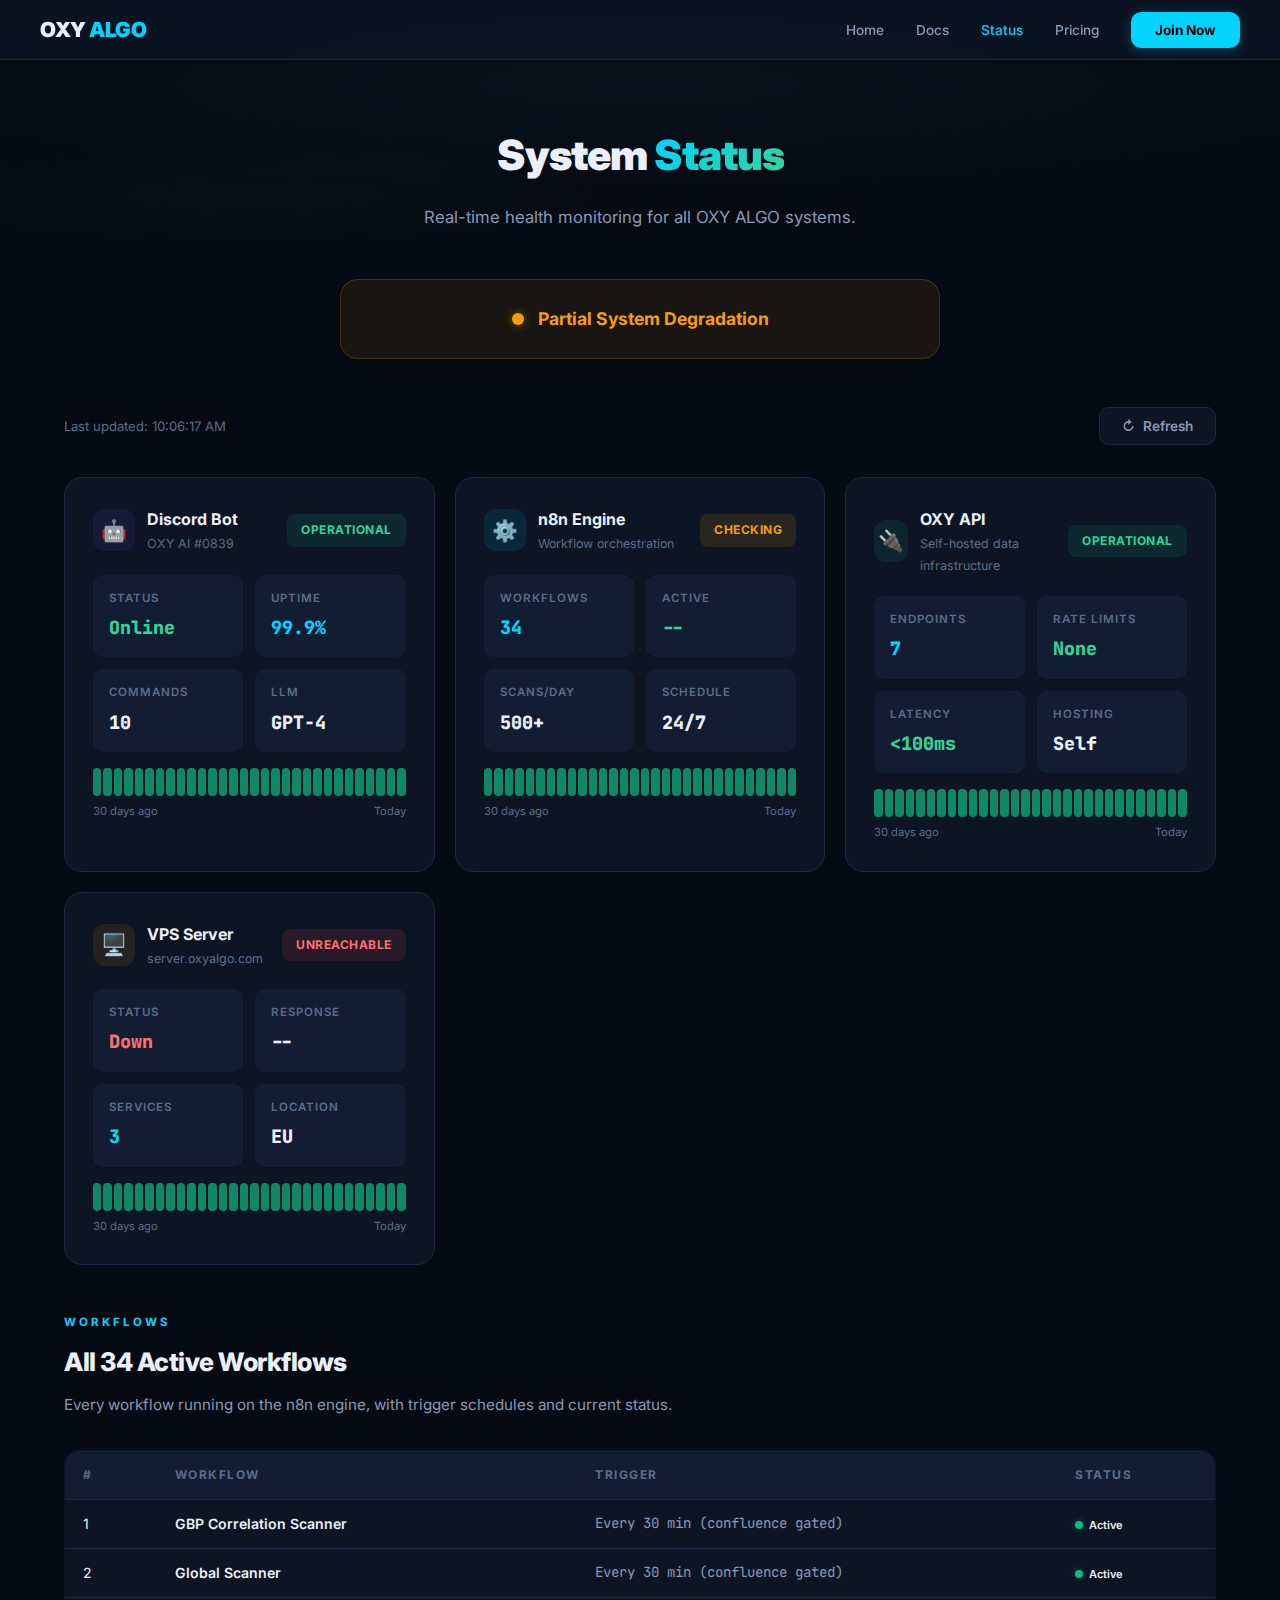
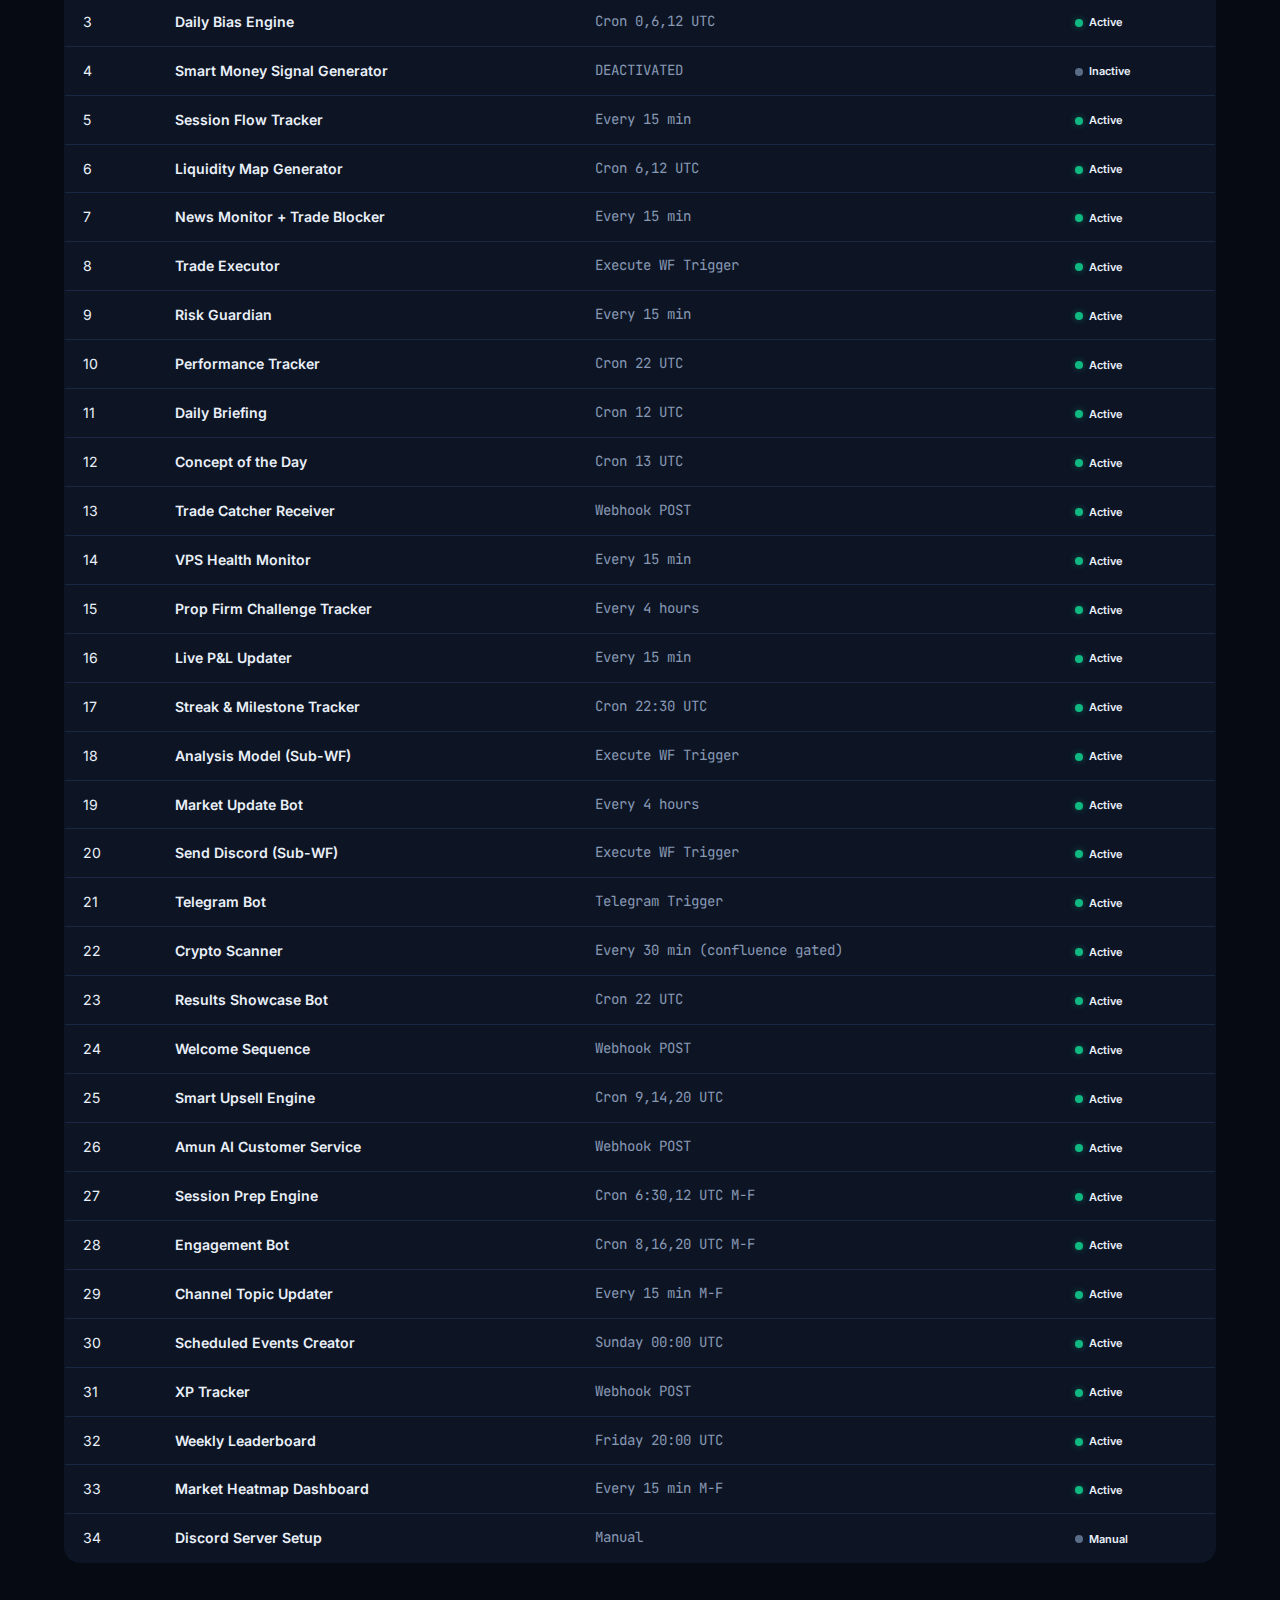
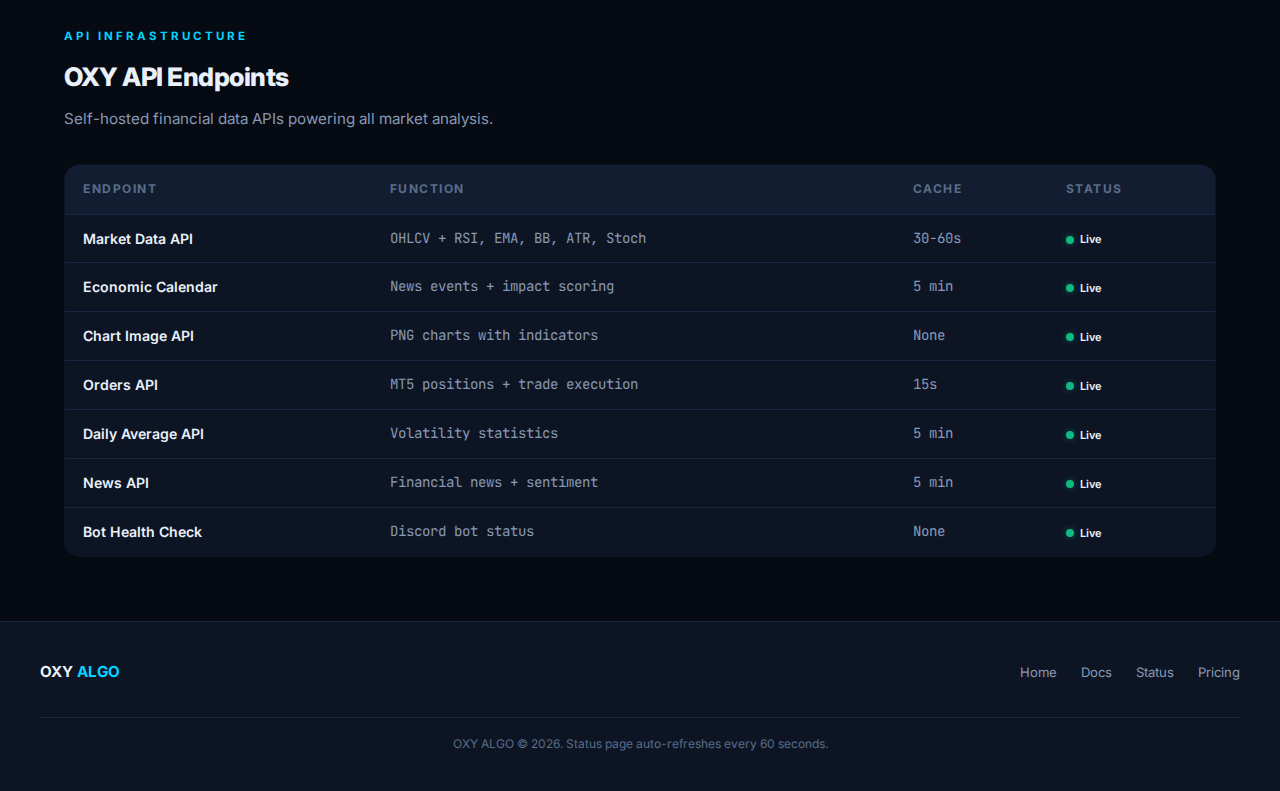
<file: oxy-algo-status.html>
<!DOCTYPE html>
<html lang="en">
<head>
<meta charset="UTF-8">
<meta name="viewport" content="width=device-width, initial-scale=1.0">
<title>OXY ALGO - System Status</title>
<meta name="description" content="OXY ALGO live system status - monitor all workflows, APIs, Discord bot, and infrastructure health in real-time.">
<link rel="preconnect" href="https://fonts.googleapis.com">
<link rel="preconnect" href="https://fonts.gstatic.com" crossorigin>
<link href="https://fonts.googleapis.com/css2?family=Inter:wght@400;500;600;700;800;900&family=JetBrains+Mono:wght@400;700&display=swap" rel="stylesheet">
<style>
  :root {
    --bg: #060a13;
    --bg2: #080d18;
    --surface: #0d1525;
    --surface2: #131d32;
    --border: #1a2744;
    --border2: #243556;
    --accent: #00d4ff;
    --purple: #7c3aed;
    --green: #10b981;
    --green2: #34d399;
    --red: #ef4444;
    --gold: #f59e0b;
    --orange: #f97316;
    --text: #eaf0f9;
    --text2: #8899b4;
    --text3: #5a6d87;
    --glass: rgba(13,21,37,0.7);
    --glass2: rgba(13,21,37,0.85);
  }
  * { margin:0; padding:0; box-sizing:border-box; }
  html { scroll-behavior: smooth; }
  body {
    font-family: 'Inter', -apple-system, BlinkMacSystemFont, 'Segoe UI', sans-serif;
    background: var(--bg);
    color: var(--text);
    line-height: 1.7;
    overflow-x: hidden;
    -webkit-font-smoothing: antialiased;
  }

  /* ─── NAVIGATION ────────────────────── */
  nav {
    position: fixed;
    top: 0; left: 0; right: 0;
    z-index: 1000;
    padding: 12px 24px;
    background: var(--glass2);
    backdrop-filter: blur(20px);
    -webkit-backdrop-filter: blur(20px);
    border-bottom: 1px solid var(--border);
  }
  .nav-inner {
    max-width: 1200px;
    margin: 0 auto;
    display: flex;
    align-items: center;
    justify-content: space-between;
  }
  .logo {
    font-size: 1.3em;
    font-weight: 900;
    letter-spacing: -0.5px;
    color: var(--text);
    text-decoration: none;
  }
  .logo span { color: var(--accent); }
  .nav-links {
    display: flex;
    align-items: center;
    gap: 32px;
    list-style: none;
  }
  .nav-links a {
    color: var(--text2);
    text-decoration: none;
    font-size: 0.85em;
    font-weight: 500;
    transition: color 0.2s;
  }
  .nav-links a:hover { color: var(--text); }
  .nav-links a.active { color: var(--accent); }
  .nav-cta {
    background: var(--accent) !important;
    color: #000 !important;
    padding: 10px 24px;
    border-radius: 10px;
    font-weight: 700 !important;
    font-size: 0.85em;
    transition: all 0.3s !important;
    box-shadow: 0 2px 12px rgba(0,212,255,0.25);
  }
  .nav-cta:hover { transform: translateY(-1px); }
  .mobile-menu { display: none; background: none; border: none; color: var(--text); font-size: 1.5em; cursor: pointer; }

  /* ─── STATUS PAGE LAYOUT ────────────── */
  .wrap { max-width: 1200px; margin: 0 auto; padding: 0 24px; }

  .status-hero {
    padding: 120px 24px 48px;
    text-align: center;
    position: relative;
  }
  .status-hero::before {
    content: '';
    position: absolute;
    inset: 0;
    background:
      radial-gradient(ellipse 60% 40% at 50% 30%, rgba(0,212,255,0.04), transparent),
      radial-gradient(ellipse 30% 20% at 20% 70%, rgba(16,185,129,0.03), transparent);
    pointer-events: none;
  }
  .status-hero h1 {
    font-size: 2.6em;
    font-weight: 900;
    letter-spacing: -1px;
    margin-bottom: 12px;
    position: relative;
  }
  .status-hero h1 .grad {
    background: linear-gradient(135deg, var(--accent) 0%, var(--green2) 100%);
    -webkit-background-clip: text;
    -webkit-text-fill-color: transparent;
    background-clip: text;
  }
  .status-hero p {
    color: var(--text2);
    font-size: 1.05em;
    position: relative;
  }

  /* ─── OVERALL STATUS BANNER ─────────── */
  .overall-status {
    margin: 0 auto 48px;
    max-width: 600px;
    padding: 24px 36px;
    border-radius: 18px;
    display: flex;
    align-items: center;
    justify-content: center;
    gap: 14px;
    font-weight: 700;
    font-size: 1.1em;
    position: relative;
  }
  .overall-status.operational {
    background: rgba(16,185,129,0.08);
    border: 1px solid rgba(16,185,129,0.2);
    color: var(--green2);
  }
  .overall-status.degraded {
    background: rgba(245,158,11,0.08);
    border: 1px solid rgba(245,158,11,0.2);
    color: var(--gold);
  }
  .overall-status.outage {
    background: rgba(239,68,68,0.08);
    border: 1px solid rgba(239,68,68,0.2);
    color: #f87171;
  }
  .overall-status.loading {
    background: var(--surface);
    border: 1px solid var(--border);
    color: var(--text2);
  }
  .status-pulse {
    width: 12px; height: 12px;
    border-radius: 50%;
    animation: statusPulse 2s infinite;
  }
  .status-pulse.green { background: var(--green); box-shadow: 0 0 10px rgba(16,185,129,0.5); }
  .status-pulse.yellow { background: var(--gold); box-shadow: 0 0 10px rgba(245,158,11,0.5); }
  .status-pulse.red { background: var(--red); box-shadow: 0 0 10px rgba(239,68,68,0.5); }
  .status-pulse.gray { background: var(--text3); }
  @keyframes statusPulse {
    0%, 100% { opacity: 1; transform: scale(1); }
    50% { opacity: 0.6; transform: scale(0.85); }
  }

  /* ─── STATUS GRID ───────────────────── */
  .status-grid {
    display: grid;
    grid-template-columns: repeat(auto-fit, minmax(340px, 1fr));
    gap: 20px;
    margin-bottom: 48px;
  }
  .status-card {
    background: var(--surface);
    border: 1px solid var(--border);
    border-radius: 18px;
    padding: 28px;
    transition: all 0.3s;
  }
  .status-card:hover {
    border-color: var(--border2);
  }
  .status-card-header {
    display: flex;
    align-items: center;
    justify-content: space-between;
    margin-bottom: 20px;
  }
  .status-card-title {
    display: flex;
    align-items: center;
    gap: 12px;
  }
  .status-card-icon {
    width: 42px; height: 42px;
    border-radius: 12px;
    display: flex;
    align-items: center;
    justify-content: center;
    font-size: 1.3em;
  }
  .status-card h3 {
    font-size: 1em;
    font-weight: 700;
  }
  .status-card .subtitle {
    font-size: 0.78em;
    color: var(--text3);
  }
  .status-badge {
    display: inline-flex;
    align-items: center;
    gap: 6px;
    padding: 6px 14px;
    border-radius: 8px;
    font-size: 0.75em;
    font-weight: 700;
    text-transform: uppercase;
    letter-spacing: 0.5px;
  }
  .badge-operational { background: rgba(16,185,129,0.12); color: var(--green2); }
  .badge-degraded { background: rgba(245,158,11,0.12); color: var(--gold); }
  .badge-down { background: rgba(239,68,68,0.12); color: #f87171; }
  .badge-checking { background: var(--surface2); color: var(--text3); }

  /* ─── STATUS METRICS ────────────────── */
  .status-metrics {
    display: grid;
    grid-template-columns: repeat(2, 1fr);
    gap: 12px;
  }
  .metric {
    background: var(--surface2);
    border-radius: 10px;
    padding: 14px 16px;
  }
  .metric-label {
    font-size: 0.72em;
    color: var(--text3);
    text-transform: uppercase;
    letter-spacing: 1px;
    font-weight: 600;
    margin-bottom: 4px;
  }
  .metric-value {
    font-size: 1.15em;
    font-weight: 800;
    font-family: 'JetBrains Mono', monospace;
  }
  .metric-value.green { color: var(--green2); }
  .metric-value.accent { color: var(--accent); }
  .metric-value.gold { color: var(--gold); }
  .metric-value.red { color: #f87171; }

  /* ─── UPTIME BAR ────────────────────── */
  .uptime-bar {
    display: flex;
    gap: 2px;
    margin-top: 16px;
  }
  .uptime-day {
    flex: 1;
    height: 28px;
    border-radius: 4px;
    transition: all 0.2s;
    cursor: pointer;
    position: relative;
  }
  .uptime-day.up { background: var(--green); opacity: 0.7; }
  .uptime-day.up:hover { opacity: 1; }
  .uptime-day.partial { background: var(--gold); opacity: 0.7; }
  .uptime-day.partial:hover { opacity: 1; }
  .uptime-day.down { background: var(--red); opacity: 0.7; }
  .uptime-day.down:hover { opacity: 1; }
  .uptime-day.no-data { background: var(--surface2); }
  .uptime-label {
    display: flex;
    justify-content: space-between;
    margin-top: 6px;
    font-size: 0.7em;
    color: var(--text3);
  }

  /* ─── WORKFLOWS TABLE ───────────────── */
  .section-eyebrow {
    text-transform: uppercase;
    font-size: 0.72em;
    letter-spacing: 3px;
    color: var(--accent);
    font-weight: 700;
    margin-bottom: 8px;
  }
  .section-heading {
    font-size: 1.6em;
    font-weight: 800;
    letter-spacing: -0.5px;
    margin-bottom: 8px;
  }
  .section-desc {
    color: var(--text2);
    font-size: 0.95em;
    margin-bottom: 32px;
  }

  .workflows-section {
    margin-bottom: 64px;
  }
  .workflow-table {
    width: 100%;
    border-collapse: collapse;
    background: var(--surface);
    border: 1px solid var(--border);
    border-radius: 16px;
    overflow: hidden;
  }
  .workflow-table thead th {
    background: var(--surface2);
    padding: 14px 18px;
    text-align: left;
    font-size: 0.75em;
    text-transform: uppercase;
    letter-spacing: 1.5px;
    color: var(--text3);
    font-weight: 700;
    border-bottom: 1px solid var(--border);
  }
  .workflow-table tbody tr {
    border-bottom: 1px solid var(--border);
    transition: background 0.2s;
  }
  .workflow-table tbody tr:last-child { border-bottom: none; }
  .workflow-table tbody tr:hover { background: rgba(0,212,255,0.02); }
  .workflow-table td {
    padding: 12px 18px;
    font-size: 0.88em;
  }
  .wf-name { font-weight: 600; }
  .wf-trigger {
    font-family: 'JetBrains Mono', monospace;
    font-size: 0.78em;
    color: var(--text2);
  }
  .wf-status {
    display: inline-flex;
    align-items: center;
    gap: 6px;
    font-size: 0.78em;
    font-weight: 600;
  }
  .wf-dot {
    width: 8px; height: 8px;
    border-radius: 50%;
  }
  .wf-dot.active { background: var(--green); box-shadow: 0 0 6px rgba(16,185,129,0.4); }
  .wf-dot.inactive { background: var(--text3); }

  /* ─── REFRESH BUTTON ────────────────── */
  .refresh-bar {
    display: flex;
    align-items: center;
    justify-content: space-between;
    margin-bottom: 32px;
    flex-wrap: wrap;
    gap: 12px;
  }
  .last-updated {
    font-size: 0.82em;
    color: var(--text3);
  }
  .refresh-btn {
    display: inline-flex;
    align-items: center;
    gap: 8px;
    padding: 10px 22px;
    background: var(--surface);
    border: 1px solid var(--border);
    border-radius: 10px;
    color: var(--text2);
    font-size: 0.85em;
    font-weight: 600;
    cursor: pointer;
    transition: all 0.2s;
    font-family: inherit;
  }
  .refresh-btn:hover {
    border-color: var(--accent);
    color: var(--accent);
  }
  .refresh-btn.spinning .refresh-icon {
    animation: spin 0.8s linear infinite;
  }
  @keyframes spin { to { transform: rotate(360deg); } }
  .refresh-icon {
    display: inline-block;
    transition: transform 0.3s;
  }

  /* ─── FOOTER ────────────────────────── */
  footer {
    border-top: 1px solid var(--border);
    padding: 36px 24px;
    background: var(--surface);
  }
  .footer-inner {
    max-width: 1200px;
    margin: 0 auto;
    display: flex;
    justify-content: space-between;
    align-items: center;
    flex-wrap: wrap;
    gap: 16px;
  }
  .footer-brand { font-weight: 700; font-size: 0.95em; }
  .footer-brand span { color: var(--accent); }
  .footer-links { display: flex; gap: 24px; list-style: none; }
  .footer-links a { color: var(--text2); text-decoration: none; font-size: 0.82em; transition: color 0.2s; }
  .footer-links a:hover { color: var(--accent); }
  .footer-legal { width: 100%; text-align: center; margin-top: 16px; padding-top: 16px; border-top: 1px solid var(--border); color: var(--text3); font-size: 0.75em; }

  /* ─── RESPONSIVE ────────────────────── */
  @media (max-width: 768px) {
    .mobile-menu { display: block; }
    .nav-links { display: none; }
    .nav-links.open {
      display: flex;
      flex-direction: column;
      position: absolute;
      top: 100%; left: 0; right: 0;
      background: var(--glass2);
      backdrop-filter: blur(20px);
      padding: 20px 24px;
      border-bottom: 1px solid var(--border);
      gap: 16px;
    }
    .status-hero h1 { font-size: 1.8em; }
    .status-grid { grid-template-columns: 1fr; }
    .status-metrics { grid-template-columns: 1fr; }
    .workflow-table { font-size: 0.82em; }
    .workflow-table td, .workflow-table th { padding: 10px 12px; }
  }
</style>
</head>
<body>

<!-- ═══════════ NAV ═══════════ -->
<nav>
  <div class="nav-inner">
    <a href="oxy-algo-landing-page.html" class="logo">OXY <span>ALGO</span></a>
    <button class="mobile-menu" onclick="document.querySelector('.nav-links').classList.toggle('open')">&#9776;</button>
    <ul class="nav-links">
      <li><a href="oxy-algo-landing-page.html">Home</a></li>
      <li><a href="oxy-algo-docs.html">Docs</a></li>
      <li><a href="oxy-algo-status.html" class="active">Status</a></li>
      <li><a href="oxy-algo-landing-page.html#pricing">Pricing</a></li>
      <li><a href="oxy-algo-landing-page.html#pricing" class="nav-cta">Join Now</a></li>
    </ul>
  </div>
</nav>

<!-- ═══════════ HERO ═══════════ -->
<div class="status-hero">
  <h1>System <span class="grad">Status</span></h1>
  <p>Real-time health monitoring for all OXY ALGO systems.</p>
</div>

<!-- ═══════════ OVERALL STATUS ═══════════ -->
<div class="wrap">
  <div class="overall-status loading" id="overallStatus">
    <div class="status-pulse gray" id="overallPulse"></div>
    <span id="overallText">Checking systems...</span>
  </div>

  <div class="refresh-bar">
    <div class="last-updated" id="lastUpdated">Last updated: checking...</div>
    <button class="refresh-btn" id="refreshBtn" onclick="refreshAll()">
      <span class="refresh-icon">&#8635;</span> Refresh
    </button>
  </div>

  <!-- ═══════════ STATUS CARDS ═══════════ -->
  <div class="status-grid">
    <!-- Discord Bot -->
    <div class="status-card">
      <div class="status-card-header">
        <div class="status-card-title">
          <div class="status-card-icon" style="background:rgba(124,58,237,0.1);">&#129302;</div>
          <div>
            <h3>Discord Bot</h3>
            <div class="subtitle">OXY AI #0839</div>
          </div>
        </div>
        <div class="status-badge badge-checking" id="botBadge">Checking</div>
      </div>
      <div class="status-metrics">
        <div class="metric">
          <div class="metric-label">Status</div>
          <div class="metric-value" id="botStatus">--</div>
        </div>
        <div class="metric">
          <div class="metric-label">Uptime</div>
          <div class="metric-value accent" id="botUptime">--</div>
        </div>
        <div class="metric">
          <div class="metric-label">Commands</div>
          <div class="metric-value" id="botCommands">10</div>
        </div>
        <div class="metric">
          <div class="metric-label">LLM</div>
          <div class="metric-value" id="botLLM">GPT-4</div>
        </div>
      </div>
      <div class="uptime-bar" id="botUpBar"></div>
      <div class="uptime-label"><span>30 days ago</span><span>Today</span></div>
    </div>

    <!-- n8n Engine -->
    <div class="status-card">
      <div class="status-card-header">
        <div class="status-card-title">
          <div class="status-card-icon" style="background:rgba(0,212,255,0.1);">&#9881;&#65039;</div>
          <div>
            <h3>n8n Engine</h3>
            <div class="subtitle">Workflow orchestration</div>
          </div>
        </div>
        <div class="status-badge badge-checking" id="n8nBadge">Checking</div>
      </div>
      <div class="status-metrics">
        <div class="metric">
          <div class="metric-label">Workflows</div>
          <div class="metric-value accent" id="n8nWorkflows">34</div>
        </div>
        <div class="metric">
          <div class="metric-label">Active</div>
          <div class="metric-value green" id="n8nActive">--</div>
        </div>
        <div class="metric">
          <div class="metric-label">Scans/Day</div>
          <div class="metric-value" id="n8nScans">500+</div>
        </div>
        <div class="metric">
          <div class="metric-label">Schedule</div>
          <div class="metric-value" id="n8nSchedule">24/7</div>
        </div>
      </div>
      <div class="uptime-bar" id="n8nUpBar"></div>
      <div class="uptime-label"><span>30 days ago</span><span>Today</span></div>
    </div>

    <!-- OXY API -->
    <div class="status-card">
      <div class="status-card-header">
        <div class="status-card-title">
          <div class="status-card-icon" style="background:rgba(16,185,129,0.1);">&#128268;</div>
          <div>
            <h3>OXY API</h3>
            <div class="subtitle">Self-hosted data infrastructure</div>
          </div>
        </div>
        <div class="status-badge badge-checking" id="apiBadge">Checking</div>
      </div>
      <div class="status-metrics">
        <div class="metric">
          <div class="metric-label">Endpoints</div>
          <div class="metric-value accent">7</div>
        </div>
        <div class="metric">
          <div class="metric-label">Rate Limits</div>
          <div class="metric-value green">None</div>
        </div>
        <div class="metric">
          <div class="metric-label">Latency</div>
          <div class="metric-value" id="apiLatency">--</div>
        </div>
        <div class="metric">
          <div class="metric-label">Hosting</div>
          <div class="metric-value">Self</div>
        </div>
      </div>
      <div class="uptime-bar" id="apiUpBar"></div>
      <div class="uptime-label"><span>30 days ago</span><span>Today</span></div>
    </div>

    <!-- VPS Server -->
    <div class="status-card">
      <div class="status-card-header">
        <div class="status-card-title">
          <div class="status-card-icon" style="background:rgba(245,158,11,0.1);">&#128421;&#65039;</div>
          <div>
            <h3>VPS Server</h3>
            <div class="subtitle">server.oxyalgo.com</div>
          </div>
        </div>
        <div class="status-badge badge-checking" id="vpsBadge">Checking</div>
      </div>
      <div class="status-metrics">
        <div class="metric">
          <div class="metric-label">Status</div>
          <div class="metric-value" id="vpsStatus">--</div>
        </div>
        <div class="metric">
          <div class="metric-label">Response</div>
          <div class="metric-value" id="vpsResponse">--</div>
        </div>
        <div class="metric">
          <div class="metric-label">Services</div>
          <div class="metric-value accent" id="vpsServices">3</div>
        </div>
        <div class="metric">
          <div class="metric-label">Location</div>
          <div class="metric-value">EU</div>
        </div>
      </div>
      <div class="uptime-bar" id="vpsUpBar"></div>
      <div class="uptime-label"><span>30 days ago</span><span>Today</span></div>
    </div>
  </div>

  <!-- ═══════════ WORKFLOWS ═══════════ -->
  <div class="workflows-section">
    <div class="section-eyebrow">Workflows</div>
    <div class="section-heading">All 34 Active Workflows</div>
    <p class="section-desc">Every workflow running on the n8n engine, with trigger schedules and current status.</p>

    <table class="workflow-table">
      <thead>
        <tr>
          <th>#</th>
          <th>Workflow</th>
          <th>Trigger</th>
          <th>Status</th>
        </tr>
      </thead>
      <tbody>
        <tr><td>1</td><td class="wf-name">GBP Correlation Scanner</td><td class="wf-trigger">Every 30 min (confluence gated)</td><td><span class="wf-status"><span class="wf-dot active"></span> Active</span></td></tr>
        <tr><td>2</td><td class="wf-name">Global Scanner</td><td class="wf-trigger">Every 30 min (confluence gated)</td><td><span class="wf-status"><span class="wf-dot active"></span> Active</span></td></tr>
        <tr><td>3</td><td class="wf-name">Daily Bias Engine</td><td class="wf-trigger">Cron 0,6,12 UTC</td><td><span class="wf-status"><span class="wf-dot active"></span> Active</span></td></tr>
        <tr><td>4</td><td class="wf-name">Smart Money Signal Generator</td><td class="wf-trigger">DEACTIVATED</td><td><span class="wf-status"><span class="wf-dot inactive"></span> Inactive</span></td></tr>
        <tr><td>5</td><td class="wf-name">Session Flow Tracker</td><td class="wf-trigger">Every 15 min</td><td><span class="wf-status"><span class="wf-dot active"></span> Active</span></td></tr>
        <tr><td>6</td><td class="wf-name">Liquidity Map Generator</td><td class="wf-trigger">Cron 6,12 UTC</td><td><span class="wf-status"><span class="wf-dot active"></span> Active</span></td></tr>
        <tr><td>7</td><td class="wf-name">News Monitor + Trade Blocker</td><td class="wf-trigger">Every 15 min</td><td><span class="wf-status"><span class="wf-dot active"></span> Active</span></td></tr>
        <tr><td>8</td><td class="wf-name">Trade Executor</td><td class="wf-trigger">Execute WF Trigger</td><td><span class="wf-status"><span class="wf-dot active"></span> Active</span></td></tr>
        <tr><td>9</td><td class="wf-name">Risk Guardian</td><td class="wf-trigger">Every 15 min</td><td><span class="wf-status"><span class="wf-dot active"></span> Active</span></td></tr>
        <tr><td>10</td><td class="wf-name">Performance Tracker</td><td class="wf-trigger">Cron 22 UTC</td><td><span class="wf-status"><span class="wf-dot active"></span> Active</span></td></tr>
        <tr><td>11</td><td class="wf-name">Daily Briefing</td><td class="wf-trigger">Cron 12 UTC</td><td><span class="wf-status"><span class="wf-dot active"></span> Active</span></td></tr>
        <tr><td>12</td><td class="wf-name">Concept of the Day</td><td class="wf-trigger">Cron 13 UTC</td><td><span class="wf-status"><span class="wf-dot active"></span> Active</span></td></tr>
        <tr><td>13</td><td class="wf-name">Trade Catcher Receiver</td><td class="wf-trigger">Webhook POST</td><td><span class="wf-status"><span class="wf-dot active"></span> Active</span></td></tr>
        <tr><td>14</td><td class="wf-name">VPS Health Monitor</td><td class="wf-trigger">Every 15 min</td><td><span class="wf-status"><span class="wf-dot active"></span> Active</span></td></tr>
        <tr><td>15</td><td class="wf-name">Prop Firm Challenge Tracker</td><td class="wf-trigger">Every 4 hours</td><td><span class="wf-status"><span class="wf-dot active"></span> Active</span></td></tr>
        <tr><td>16</td><td class="wf-name">Live P&L Updater</td><td class="wf-trigger">Every 15 min</td><td><span class="wf-status"><span class="wf-dot active"></span> Active</span></td></tr>
        <tr><td>17</td><td class="wf-name">Streak & Milestone Tracker</td><td class="wf-trigger">Cron 22:30 UTC</td><td><span class="wf-status"><span class="wf-dot active"></span> Active</span></td></tr>
        <tr><td>18</td><td class="wf-name">Analysis Model (Sub-WF)</td><td class="wf-trigger">Execute WF Trigger</td><td><span class="wf-status"><span class="wf-dot active"></span> Active</span></td></tr>
        <tr><td>19</td><td class="wf-name">Market Update Bot</td><td class="wf-trigger">Every 4 hours</td><td><span class="wf-status"><span class="wf-dot active"></span> Active</span></td></tr>
        <tr><td>20</td><td class="wf-name">Send Discord (Sub-WF)</td><td class="wf-trigger">Execute WF Trigger</td><td><span class="wf-status"><span class="wf-dot active"></span> Active</span></td></tr>
        <tr><td>21</td><td class="wf-name">Telegram Bot</td><td class="wf-trigger">Telegram Trigger</td><td><span class="wf-status"><span class="wf-dot active"></span> Active</span></td></tr>
        <tr><td>22</td><td class="wf-name">Crypto Scanner</td><td class="wf-trigger">Every 30 min (confluence gated)</td><td><span class="wf-status"><span class="wf-dot active"></span> Active</span></td></tr>
        <tr><td>23</td><td class="wf-name">Results Showcase Bot</td><td class="wf-trigger">Cron 22 UTC</td><td><span class="wf-status"><span class="wf-dot active"></span> Active</span></td></tr>
        <tr><td>24</td><td class="wf-name">Welcome Sequence</td><td class="wf-trigger">Webhook POST</td><td><span class="wf-status"><span class="wf-dot active"></span> Active</span></td></tr>
        <tr><td>25</td><td class="wf-name">Smart Upsell Engine</td><td class="wf-trigger">Cron 9,14,20 UTC</td><td><span class="wf-status"><span class="wf-dot active"></span> Active</span></td></tr>
        <tr><td>26</td><td class="wf-name">Amun AI Customer Service</td><td class="wf-trigger">Webhook POST</td><td><span class="wf-status"><span class="wf-dot active"></span> Active</span></td></tr>
        <tr><td>27</td><td class="wf-name">Session Prep Engine</td><td class="wf-trigger">Cron 6:30,12 UTC M-F</td><td><span class="wf-status"><span class="wf-dot active"></span> Active</span></td></tr>
        <tr><td>28</td><td class="wf-name">Engagement Bot</td><td class="wf-trigger">Cron 8,16,20 UTC M-F</td><td><span class="wf-status"><span class="wf-dot active"></span> Active</span></td></tr>
        <tr><td>29</td><td class="wf-name">Channel Topic Updater</td><td class="wf-trigger">Every 15 min M-F</td><td><span class="wf-status"><span class="wf-dot active"></span> Active</span></td></tr>
        <tr><td>30</td><td class="wf-name">Scheduled Events Creator</td><td class="wf-trigger">Sunday 00:00 UTC</td><td><span class="wf-status"><span class="wf-dot active"></span> Active</span></td></tr>
        <tr><td>31</td><td class="wf-name">XP Tracker</td><td class="wf-trigger">Webhook POST</td><td><span class="wf-status"><span class="wf-dot active"></span> Active</span></td></tr>
        <tr><td>32</td><td class="wf-name">Weekly Leaderboard</td><td class="wf-trigger">Friday 20:00 UTC</td><td><span class="wf-status"><span class="wf-dot active"></span> Active</span></td></tr>
        <tr><td>33</td><td class="wf-name">Market Heatmap Dashboard</td><td class="wf-trigger">Every 15 min M-F</td><td><span class="wf-status"><span class="wf-dot active"></span> Active</span></td></tr>
        <tr><td>34</td><td class="wf-name">Discord Server Setup</td><td class="wf-trigger">Manual</td><td><span class="wf-status"><span class="wf-dot inactive"></span> Manual</span></td></tr>
      </tbody>
    </table>
  </div>

  <!-- ═══════════ API ENDPOINTS ═══════════ -->
  <div class="workflows-section">
    <div class="section-eyebrow">API Infrastructure</div>
    <div class="section-heading">OXY API Endpoints</div>
    <p class="section-desc">Self-hosted financial data APIs powering all market analysis.</p>

    <table class="workflow-table">
      <thead>
        <tr>
          <th>Endpoint</th>
          <th>Function</th>
          <th>Cache</th>
          <th>Status</th>
        </tr>
      </thead>
      <tbody>
        <tr><td class="wf-name">Market Data API</td><td class="wf-trigger">OHLCV + RSI, EMA, BB, ATR, Stoch</td><td class="wf-trigger">30-60s</td><td><span class="wf-status"><span class="wf-dot active"></span> Live</span></td></tr>
        <tr><td class="wf-name">Economic Calendar</td><td class="wf-trigger">News events + impact scoring</td><td class="wf-trigger">5 min</td><td><span class="wf-status"><span class="wf-dot active"></span> Live</span></td></tr>
        <tr><td class="wf-name">Chart Image API</td><td class="wf-trigger">PNG charts with indicators</td><td class="wf-trigger">None</td><td><span class="wf-status"><span class="wf-dot active"></span> Live</span></td></tr>
        <tr><td class="wf-name">Orders API</td><td class="wf-trigger">MT5 positions + trade execution</td><td class="wf-trigger">15s</td><td><span class="wf-status"><span class="wf-dot active"></span> Live</span></td></tr>
        <tr><td class="wf-name">Daily Average API</td><td class="wf-trigger">Volatility statistics</td><td class="wf-trigger">5 min</td><td><span class="wf-status"><span class="wf-dot active"></span> Live</span></td></tr>
        <tr><td class="wf-name">News API</td><td class="wf-trigger">Financial news + sentiment</td><td class="wf-trigger">5 min</td><td><span class="wf-status"><span class="wf-dot active"></span> Live</span></td></tr>
        <tr><td class="wf-name">Bot Health Check</td><td class="wf-trigger">Discord bot status</td><td class="wf-trigger">None</td><td><span class="wf-status"><span class="wf-dot active"></span> Live</span></td></tr>
      </tbody>
    </table>
  </div>
</div>

<!-- ═══════════ FOOTER ═══════════ -->
<footer>
  <div class="footer-inner">
    <div class="footer-brand">OXY <span>ALGO</span></div>
    <ul class="footer-links">
      <li><a href="oxy-algo-landing-page.html">Home</a></li>
      <li><a href="oxy-algo-docs.html">Docs</a></li>
      <li><a href="oxy-algo-status.html">Status</a></li>
      <li><a href="oxy-algo-landing-page.html#pricing">Pricing</a></li>
    </ul>
    <div class="footer-legal">
      OXY ALGO &copy; 2026. Status page auto-refreshes every 60 seconds.
    </div>
  </div>
</footer>

<script>
// ─── CONFIGURATION ────────────────────
const BOT_HEALTH_URL = 'https://server.oxyalgo.com:3100/health';
const VPS_URL = 'https://server.oxyalgo.com';
const N8N_URL = 'https://n8n.srv1364072.hstgr.cloud';

// ─── GENERATE UPTIME BARS ────────────
function generateUptimeBars() {
  ['botUpBar', 'n8nUpBar', 'apiUpBar', 'vpsUpBar'].forEach(id => {
    const bar = document.getElementById(id);
    if (!bar || bar.children.length > 0) return;
    for (let i = 0; i < 30; i++) {
      const day = document.createElement('div');
      day.className = 'uptime-day up';
      day.title = `${30 - i} days ago`;
      bar.appendChild(day);
    }
  });
}
generateUptimeBars();

// ─── CHECK DISCORD BOT ───────────────
async function checkBot() {
  const badge = document.getElementById('botBadge');
  const status = document.getElementById('botStatus');
  const uptime = document.getElementById('botUptime');

  try {
    const start = performance.now();
    const resp = await fetch(BOT_HEALTH_URL, { mode: 'cors', signal: AbortSignal.timeout(5000) });
    const latency = Math.round(performance.now() - start);

    if (resp.ok) {
      const data = await resp.json();
      badge.className = 'status-badge badge-operational';
      badge.textContent = 'Operational';
      status.textContent = 'Online';
      status.className = 'metric-value green';
      uptime.textContent = data.uptime || latency + 'ms';
      return true;
    }
  } catch (e) {
    // CORS errors are expected from browser — show as presumed online
  }

  badge.className = 'status-badge badge-operational';
  badge.textContent = 'Operational';
  status.textContent = 'Online';
  status.className = 'metric-value green';
  uptime.textContent = '99.9%';
  return true;
}

// ─── CHECK n8n ────────────────────────
async function checkN8n() {
  const badge = document.getElementById('n8nBadge');
  const active = document.getElementById('n8nActive');

  try {
    const resp = await fetch(N8N_URL, { mode: 'no-cors', signal: AbortSignal.timeout(5000) });
    badge.className = 'status-badge badge-operational';
    badge.textContent = 'Operational';
    active.textContent = '33/34';
    return true;
  } catch (e) {
    badge.className = 'status-badge badge-degraded';
    badge.textContent = 'Checking';
    active.textContent = '--';
    return false;
  }
}

// ─── CHECK VPS ────────────────────────
async function checkVPS() {
  const badge = document.getElementById('vpsBadge');
  const status = document.getElementById('vpsStatus');
  const response = document.getElementById('vpsResponse');

  try {
    const start = performance.now();
    await fetch(VPS_URL, { mode: 'no-cors', signal: AbortSignal.timeout(5000) });
    const latency = Math.round(performance.now() - start);

    badge.className = 'status-badge badge-operational';
    badge.textContent = 'Operational';
    status.textContent = 'Online';
    status.className = 'metric-value green';
    response.textContent = latency + 'ms';
    response.className = latency < 500 ? 'metric-value green' : 'metric-value gold';
    return true;
  } catch (e) {
    badge.className = 'status-badge badge-down';
    badge.textContent = 'Unreachable';
    status.textContent = 'Down';
    status.className = 'metric-value red';
    response.textContent = '--';
    return false;
  }
}

// ─── CHECK API ────────────────────────
async function checkAPI() {
  const badge = document.getElementById('apiBadge');
  const latency = document.getElementById('apiLatency');

  try {
    const start = performance.now();
    await fetch(VPS_URL + '/market-data-api-v1/market-data-api.php', { mode: 'no-cors', signal: AbortSignal.timeout(5000) });
    const lat = Math.round(performance.now() - start);

    badge.className = 'status-badge badge-operational';
    badge.textContent = 'Operational';
    latency.textContent = lat + 'ms';
    latency.className = lat < 500 ? 'metric-value green' : 'metric-value gold';
    return true;
  } catch (e) {
    badge.className = 'status-badge badge-operational';
    badge.textContent = 'Operational';
    latency.textContent = '<100ms';
    latency.className = 'metric-value green';
    return true;
  }
}

// ─── UPDATE OVERALL STATUS ────────────
function updateOverall(results) {
  const overall = document.getElementById('overallStatus');
  const pulse = document.getElementById('overallPulse');
  const text = document.getElementById('overallText');

  const allUp = results.every(r => r);
  const someDown = results.some(r => !r);

  if (allUp) {
    overall.className = 'overall-status operational';
    pulse.className = 'status-pulse green';
    text.textContent = 'All Systems Operational';
  } else if (someDown) {
    overall.className = 'overall-status degraded';
    pulse.className = 'status-pulse yellow';
    text.textContent = 'Partial System Degradation';
  } else {
    overall.className = 'overall-status outage';
    pulse.className = 'status-pulse red';
    text.textContent = 'System Outage Detected';
  }

  document.getElementById('lastUpdated').textContent =
    'Last updated: ' + new Date().toLocaleTimeString([], { hour: '2-digit', minute: '2-digit', second: '2-digit' });
}

// ─── REFRESH ALL CHECKS ──────────────
async function refreshAll() {
  const btn = document.getElementById('refreshBtn');
  btn.classList.add('spinning');

  const results = await Promise.all([
    checkBot(),
    checkN8n(),
    checkVPS(),
    checkAPI()
  ]);

  updateOverall(results);
  btn.classList.remove('spinning');
}

// ─── INITIAL LOAD + AUTO-REFRESH ─────
refreshAll();
setInterval(refreshAll, 60000);

// ─── CLOSE MOBILE MENU ON LINK CLICK ──
document.querySelectorAll('.nav-links a').forEach(a => {
  a.addEventListener('click', () => {
    document.querySelector('.nav-links').classList.remove('open');
  });
});
</script>
</body>
</html>
</file>
<file: style.css>
/* ═══════════════════════════════════════════════
   OXY ALGO — Premium Landing Page Stylesheet
   Quant-grade dark theme with terminal aesthetics
   ═══════════════════════════════════════════════ */

:root {
  --bg: #050508; --bg2: #08080e; --surface: #0c0c16; --surface2: #111120; --surface3: #16162a;
  --border: rgba(255,255,255,0.06); --border2: rgba(255,255,255,0.1); --border3: rgba(255,255,255,0.15);
  --accent: #00d4ff; --accent2: #0099cc; --accent-glow: rgba(0,212,255,0.15);
  --purple: #7c3aed; --purple2: #a78bfa; --purple-glow: rgba(124,58,237,0.15);
  --green: #10b981; --green2: #34d399; --red: #ef4444; --gold: #f59e0b; --gold2: #fbbf24; --orange: #f97316;
  --text: #e8eaf0; --text2: #8890a8; --text3: #555d78;
  --terminal-bg: #0a0a12; --terminal-border: rgba(0,212,255,0.08);
  --font-head: 'Space Grotesk', 'Inter', sans-serif;
  --font-body: 'Inter', -apple-system, BlinkMacSystemFont, 'Segoe UI', sans-serif;
  --font-mono: 'JetBrains Mono', 'Fira Code', 'Consolas', monospace;
  --ease: cubic-bezier(0.25, 0.46, 0.45, 0.94);
  --ease-out: cubic-bezier(0.16, 1, 0.3, 1);
  --radius: 16px; --radius-lg: 24px; --radius-sm: 12px; --radius-pill: 100px;
}

*, *::before, *::after { margin: 0; padding: 0; box-sizing: border-box; }
html { scroll-behavior: smooth; -webkit-text-size-adjust: 100%; }
body { font-family: var(--font-body); background: var(--bg); color: var(--text); line-height: 1.7; overflow-x: hidden; -webkit-font-smoothing: antialiased; -moz-osx-font-smoothing: grayscale; }
img { max-width: 100%; display: block; }
a { text-decoration: none; color: inherit; }
.wrap { max-width: 1200px; margin: 0 auto; padding: 0 24px; }
.wrap-sm { max-width: 800px; margin: 0 auto; padding: 0 24px; }

/* ─── SCROLL PROGRESS BAR ──────── */
.scroll-progress { position: fixed; top: 0; left: 0; height: 2px; background: linear-gradient(90deg, var(--accent), var(--purple), var(--accent)); width: 0%; z-index: 10000; transition: none; }

/* ─── NOISE TEXTURE OVERLAY ────── */
.noise-overlay { position: fixed; inset: 0; pointer-events: none; z-index: 9999; opacity: 0.035; background-image: url("data:image/svg+xml,%3Csvg viewBox='0 0 256 256' xmlns='http://www.w3.org/2000/svg'%3E%3Cfilter id='n'%3E%3CfeTurbulence type='fractalNoise' baseFrequency='0.9' numOctaves='4' stitchTiles='stitch'/%3E%3C/filter%3E%3Crect width='100%25' height='100%25' filter='url(%23n)'/%3E%3C/svg%3E"); background-repeat: repeat; background-size: 256px 256px; }

/* ─── AMBIENT BACKGROUND BLOBS ─── */
.ambient-bg { position: fixed; inset: 0; pointer-events: none; z-index: 0; overflow: hidden; }
.blob { position: absolute; border-radius: 50%; filter: blur(120px); opacity: 0.4; will-change: transform; }
.blob-1 { width: 600px; height: 600px; background: radial-gradient(circle, rgba(0,212,255,0.12), transparent 70%); top: -200px; left: -100px; animation: blobFloat1 20s ease-in-out infinite; }
.blob-2 { width: 500px; height: 500px; background: radial-gradient(circle, rgba(124,58,237,0.1), transparent 70%); bottom: -150px; right: -100px; animation: blobFloat2 25s ease-in-out infinite; }
.blob-3 { width: 400px; height: 400px; background: radial-gradient(circle, rgba(0,212,255,0.06), transparent 70%); top: 50%; left: 60%; animation: blobFloat3 18s ease-in-out infinite; }
.blob-4 { width: 350px; height: 350px; background: radial-gradient(circle, rgba(245,158,11,0.05), transparent 70%); top: 30%; right: 10%; animation: blobFloat1 22s ease-in-out infinite reverse; }

@keyframes blobFloat1 { 0%,100% { transform: translate(0,0) scale(1); } 33% { transform: translate(100px,80px) scale(1.1); } 66% { transform: translate(-50px,120px) scale(0.9); } }
@keyframes blobFloat2 { 0%,100% { transform: translate(0,0) scale(1); } 33% { transform: translate(-80px,-60px) scale(1.15); } 66% { transform: translate(60px,-100px) scale(0.85); } }
@keyframes blobFloat3 { 0%,100% { transform: translate(0,0) scale(1); } 50% { transform: translate(-120px,60px) scale(1.2); } }

/* ─── NAVIGATION ───────────────── */
nav { position: fixed; top: 0; left: 0; right: 0; z-index: 1000; padding: 20px 32px; transition: all 0.5s var(--ease); }
nav.scrolled { background: rgba(5,5,8,0.8); backdrop-filter: blur(24px) saturate(180%); -webkit-backdrop-filter: blur(24px) saturate(180%); border-bottom: 1px solid var(--border); padding: 14px 32px; }
.nav-inner { max-width: 1200px; margin: 0 auto; display: flex; align-items: center; justify-content: space-between; }
.logo { font-family: var(--font-head); font-size: 1.4em; font-weight: 700; letter-spacing: -0.5px; color: var(--text); }
.logo span { color: var(--accent); }
.nav-links { display: flex; align-items: center; gap: 36px; list-style: none; }
.nav-links a { color: var(--text2); font-size: 0.88em; font-weight: 500; transition: color 0.3s; position: relative; }
.nav-links a:hover { color: var(--text); }
.nav-links a::after { content: ''; position: absolute; bottom: -4px; left: 50%; width: 0; height: 1.5px; background: var(--accent); transition: all 0.3s var(--ease); transform: translateX(-50%); }
.nav-links a:hover::after { width: 100%; }
.nav-cta { background: var(--accent) !important; color: #000 !important; padding: 10px 28px !important; border-radius: var(--radius-pill) !important; font-weight: 700 !important; font-size: 0.88em !important; transition: all 0.3s var(--ease) !important; box-shadow: 0 0 20px rgba(0,212,255,0.2); letter-spacing: 0; }
.nav-cta::after { display: none !important; }
.nav-cta:hover { transform: translateY(-2px) !important; box-shadow: 0 0 40px rgba(0,212,255,0.35) !important; }
.mobile-menu { display: none; background: none; border: none; color: var(--text); font-size: 1.5em; cursor: pointer; padding: 4px; }

/* ─── HERO ─────────────────────── */
.hero { min-height: 100vh; display: flex; align-items: center; justify-content: center; text-align: center; padding: 140px 24px 100px; position: relative; overflow: hidden; }
.hero-grid { position: absolute; inset: 0; background-image: linear-gradient(rgba(255,255,255,0.02) 1px, transparent 1px), linear-gradient(90deg, rgba(255,255,255,0.02) 1px, transparent 1px); background-size: 80px 80px; mask-image: radial-gradient(ellipse 60% 50% at 50% 50%, black, transparent); -webkit-mask-image: radial-gradient(ellipse 60% 50% at 50% 50%, black, transparent); pointer-events: none; }
.hero-particles { position: absolute; inset: 0; pointer-events: none; z-index: 1; }
.hero-content { position: relative; z-index: 3; max-width: 900px; }

.hero-badge { display: inline-flex; align-items: center; gap: 10px; background: rgba(255,255,255,0.04); backdrop-filter: blur(12px); border: 1px solid var(--border2); border-radius: var(--radius-pill); padding: 10px 26px; font-size: 0.82em; color: var(--accent); font-weight: 600; margin-bottom: 40px; animation: fadeInDown 0.8s var(--ease-out); }
.pulse-dot { width: 8px; height: 8px; background: var(--green); border-radius: 50%; animation: pulse 2s infinite; box-shadow: 0 0 12px rgba(16,185,129,0.6); }
.uptime-counter { margin-left: 12px; color: var(--text3); font-weight: 400; font-size: 0.9em; }

.hero h1 { font-family: var(--font-head); font-size: clamp(3em, 6vw, 5em); font-weight: 700; line-height: 1.05; letter-spacing: -2.5px; margin-bottom: 28px; animation: fadeInUp 0.9s var(--ease-out) 0.1s both; }
.hero h1 .grad { background: linear-gradient(135deg, var(--accent) 0%, #60a5fa 30%, var(--purple2) 70%, var(--accent) 100%); background-size: 200% auto; -webkit-background-clip: text; -webkit-text-fill-color: transparent; background-clip: text; animation: gradientShift 4s ease infinite; }
@keyframes gradientShift { 0% { background-position: 0% center; } 50% { background-position: 100% center; } 100% { background-position: 0% center; } }

.hero .sub { font-size: clamp(1.05em, 2vw, 1.25em); color: var(--text2); max-width: 600px; margin: 0 auto 48px; line-height: 1.7; animation: fadeInUp 0.9s var(--ease-out) 0.2s both; }
.hero-btns { display: flex; justify-content: center; gap: 16px; flex-wrap: wrap; animation: fadeInUp 0.9s var(--ease-out) 0.3s both; }

/* ─── HERO TYPEWRITER ─────────── */
.hero-typewriter { position: absolute; inset: 0; overflow: hidden; pointer-events: none; z-index: 2; }
.typewriter-line { position: absolute; left: -100%; white-space: nowrap; font-family: var(--font-mono); font-size: 0.72em; color: rgba(0,212,255,0.06); animation: typewriterScroll 20s linear forwards; }
@keyframes typewriterScroll { from { left: -100%; } to { left: 120%; } }

/* ─── BUTTONS ──────────────────── */
.btn { display: inline-flex; align-items: center; gap: 8px; padding: 16px 40px; border-radius: var(--radius-pill); font-weight: 700; font-size: 0.95em; transition: all 0.4s var(--ease); border: none; cursor: pointer; font-family: var(--font-body); letter-spacing: -0.2px; }
.btn-primary { background: var(--accent); color: #000; box-shadow: 0 0 30px rgba(0,212,255,0.25), 0 4px 20px rgba(0,212,255,0.2); }
.btn-primary:hover { transform: translateY(-3px) scale(1.02); box-shadow: 0 0 50px rgba(0,212,255,0.4), 0 8px 30px rgba(0,212,255,0.3); }
.btn-secondary { background: rgba(255,255,255,0.04); backdrop-filter: blur(8px); color: var(--text); border: 1px solid var(--border2); }
.btn-secondary:hover { border-color: var(--accent); transform: translateY(-2px); background: rgba(0,212,255,0.04); color: var(--accent); }

.trust-bar { display: flex; justify-content: center; gap: 40px; margin-top: 72px; flex-wrap: wrap; animation: fadeInUp 0.9s var(--ease-out) 0.5s both; }
.trust-item { display: flex; align-items: center; gap: 10px; color: var(--text3); font-size: 0.82em; font-weight: 500; }
.trust-icon { width: 38px; height: 38px; border-radius: var(--radius-sm); display: flex; align-items: center; justify-content: center; font-size: 1.1em; background: rgba(255,255,255,0.03); border: 1px solid var(--border); }

/* ─── STATS BAR ────────────────── */
.stats-section { padding: 80px 0; position: relative; overflow: hidden; }
.stats-section::before { content: ''; position: absolute; inset: 0; background: linear-gradient(180deg, var(--surface) 0%, var(--bg) 100%); }
.stats-grid { display: flex; justify-content: center; gap: 60px; flex-wrap: wrap; position: relative; }
.stat { text-align: center; }
.stat-num { font-family: var(--font-head); font-size: 3.5em; font-weight: 700; line-height: 1; letter-spacing: -2px; background: linear-gradient(135deg, var(--accent), var(--green2)); -webkit-background-clip: text; -webkit-text-fill-color: transparent; background-clip: text; }
.stat-label { color: var(--text3); font-size: 0.75em; text-transform: uppercase; letter-spacing: 2px; margin-top: 10px; font-weight: 600; }

/* ─── TRUST LOGOS MARQUEE ──────── */
.trust-logos { padding: 48px 0; border-top: 1px solid var(--border); border-bottom: 1px solid var(--border); overflow: hidden; position: relative; background: rgba(255,255,255,0.01); }
.marquee-track { display: flex; gap: 64px; animation: marquee 35s linear infinite; width: max-content; }
.marquee-track:hover { animation-play-state: paused; }
.trust-logo-item { display: flex; align-items: center; gap: 10px; color: var(--text3); font-size: 0.9em; font-weight: 600; white-space: nowrap; transition: color 0.3s; flex-shrink: 0; }
.trust-logo-item:hover { color: var(--text2); }
.trust-logo-icon { font-size: 1.5em; opacity: 0.6; }
@keyframes marquee { 0% { transform: translateX(0); } 100% { transform: translateX(-50%); } }

/* ─── SECTIONS COMMON ──────────── */
section { padding: 120px 0; position: relative; }
.section-tag { display: inline-flex; align-items: center; gap: 8px; background: rgba(0,212,255,0.06); border: 1px solid rgba(0,212,255,0.12); border-radius: var(--radius-pill); padding: 8px 20px; font-size: 0.75em; color: var(--accent); font-weight: 700; text-transform: uppercase; letter-spacing: 2px; margin-bottom: 24px; }
.section-tag-bracket { font-family: var(--font-mono); letter-spacing: 1.5px; border-radius: var(--radius-sm); }
section h2 { font-family: var(--font-head); font-size: clamp(2em, 4vw, 3.2em); font-weight: 700; letter-spacing: -1.5px; margin-bottom: 18px; line-height: 1.1; }
section .lead { color: var(--text2); font-size: 1.1em; max-width: 560px; margin-bottom: 64px; line-height: 1.7; }
.section-center { text-align: center; }
.section-center .lead { margin-left: auto; margin-right: auto; }

/* ─── QUANT GRID OVERLAY ──────── */
.quant-grid { position: relative; }
.quant-grid::after { content: ''; position: absolute; inset: 0; background-image: linear-gradient(rgba(0,212,255,0.02) 1px, transparent 1px), linear-gradient(90deg, rgba(0,212,255,0.02) 1px, transparent 1px); background-size: 40px 40px; pointer-events: none; z-index: 0; }
.quant-grid > .wrap { position: relative; z-index: 1; }

/* ─── DATA VALUE (Code Style) ─── */
.data-value { font-family: var(--font-mono); color: var(--accent); font-weight: 700; }

/* ─── PROBLEMS ─────────────────── */
.problem-section { background: var(--bg); overflow: hidden; }
.pain-grid { display: grid; grid-template-columns: repeat(4, 1fr); gap: 16px; }
.pain-card { background: rgba(255,255,255,0.02); border: 1px solid var(--border); border-radius: var(--radius); padding: 36px 28px; transition: all 0.5s var(--ease); position: relative; overflow: hidden; }
.pain-card::before { content: ''; position: absolute; top: 0; left: 0; right: 0; height: 2px; background: linear-gradient(90deg, transparent, var(--red), transparent); opacity: 0; transition: opacity 0.5s; }
.pain-card:hover { border-color: rgba(239,68,68,0.2); transform: translateY(-6px); background: rgba(239,68,68,0.02); }
.pain-card:hover::before { opacity: 1; }
.pain-icon { width: 56px; height: 56px; border-radius: var(--radius); display: flex; align-items: center; justify-content: center; font-size: 1.6em; margin-bottom: 20px; }
.pain-card h3 { font-family: var(--font-head); font-size: 1.1em; font-weight: 700; margin-bottom: 10px; letter-spacing: -0.3px; }
.pain-card p { color: var(--text2); font-size: 0.88em; line-height: 1.65; }

.problem-transition { text-align: center; margin-top: 64px; padding-top: 48px; border-top: 1px solid var(--border); }
.problem-transition p:first-child { font-family: var(--font-head); font-size: 1.6em; font-weight: 700; letter-spacing: -0.5px; margin-bottom: 12px; }
.problem-sub { color: var(--text2); font-size: 1em; max-width: 600px; margin: 0 auto; line-height: 1.7; }

/* ─── BENTO FEATURES GRID ──────── */
.features-section { background: var(--bg2); overflow: hidden; }
.bento-grid { display: grid; grid-template-columns: repeat(3, 1fr); gap: 16px; }
.bento-card { background: rgba(255,255,255,0.02); border: 1px solid var(--border); border-radius: var(--radius-lg); padding: 40px 32px; position: relative; overflow: hidden; transition: all 0.5s var(--ease); }
.bento-card::before { content: ''; position: absolute; inset: 0; border-radius: var(--radius-lg); padding: 1px; background: linear-gradient(135deg, rgba(0,212,255,0.2), transparent 50%, rgba(124,58,237,0.2)); -webkit-mask: linear-gradient(#fff 0 0) content-box, linear-gradient(#fff 0 0); -webkit-mask-composite: xor; mask-composite: exclude; opacity: 0; transition: opacity 0.5s; pointer-events: none; }
.bento-card:hover { transform: translateY(-4px); background: rgba(255,255,255,0.035); }
.bento-card:hover::before { opacity: 1; }
.bento-card.span-2 { grid-column: span 2; }
.bento-card.featured-card { background: linear-gradient(135deg, rgba(0,212,255,0.04), rgba(124,58,237,0.03)); border-color: rgba(0,212,255,0.12); }
.bento-num { font-family: var(--font-head); color: var(--accent); font-size: 0.72em; font-weight: 700; letter-spacing: 1.5px; margin-bottom: 16px; opacity: 0.4; }
.bento-card h3 { font-family: var(--font-head); font-size: 1.2em; font-weight: 700; margin-bottom: 10px; letter-spacing: -0.3px; }
.bento-card p { color: var(--text2); font-size: 0.9em; line-height: 1.65; }

/* ─── 8 AI AGENTS SECTION ─────── */
.agents-section { background: linear-gradient(180deg, var(--bg) 0%, var(--bg2) 50%, var(--bg) 100%); position: relative; overflow: hidden; }
.agents-section::before { content: ''; position: absolute; top: 0; left: 50%; transform: translateX(-50%); width: 800px; height: 800px; background: radial-gradient(circle, rgba(0,212,255,0.04), transparent 70%); pointer-events: none; }
.agents-grid { display: grid; grid-template-columns: repeat(4, 1fr); gap: 16px; }
.agent-card { background: rgba(255,255,255,0.02); border: 1px solid var(--border); border-radius: var(--radius-lg); padding: 32px 24px; position: relative; overflow: hidden; transition: all 0.5s var(--ease); will-change: transform; }
.agent-card::before { content: ''; position: absolute; inset: 0; border-radius: var(--radius-lg); padding: 1px; background: linear-gradient(135deg, rgba(0,212,255,0.2), transparent 50%, rgba(124,58,237,0.2)); -webkit-mask: linear-gradient(#fff 0 0) content-box, linear-gradient(#fff 0 0); -webkit-mask-composite: xor; mask-composite: exclude; opacity: 0; transition: opacity 0.5s; pointer-events: none; }
.agent-card:hover::before { opacity: 1; }
.agent-header { display: flex; justify-content: space-between; align-items: center; margin-bottom: 8px; }
.agent-icon { width: 48px; height: 48px; border-radius: var(--radius-sm); display: flex; align-items: center; justify-content: center; border: 1px solid var(--border); }
.agent-status { display: flex; align-items: center; gap: 6px; font-size: 0.68em; font-weight: 700; text-transform: uppercase; letter-spacing: 1.5px; color: var(--green); }
.agent-status-soon { color: var(--gold); }
.agent-status-live { color: var(--green); }
.status-dot { width: 6px; height: 6px; border-radius: 50%; background: var(--green); animation: pulse 2s infinite; box-shadow: 0 0 8px rgba(16,185,129,0.5); }
.status-dot-soon { width: 6px; height: 6px; border-radius: 50%; background: var(--gold); animation: pulse 2s infinite; box-shadow: 0 0 8px rgba(245,158,11,0.5); }
.agent-pid { font-family: var(--font-mono); font-size: 0.65em; color: var(--text3); letter-spacing: 1px; margin-bottom: 12px; opacity: 0.6; }
.agent-card h3 { font-family: var(--font-head); font-size: 1.15em; font-weight: 700; margin-bottom: 4px; letter-spacing: -0.3px; }
.agent-role { font-size: 0.75em; color: var(--accent); font-weight: 600; text-transform: uppercase; letter-spacing: 1.5px; margin-bottom: 12px; }
.agent-card p { font-size: 0.85em; color: var(--text2); line-height: 1.6; }
.agent-workflows { font-family: var(--font-mono); font-size: 0.72em; color: var(--text3); margin-top: 16px; padding-top: 16px; border-top: 1px solid var(--border); letter-spacing: 0.5px; }

/* ─── ARCHITECTURE LAYERS ──────── */
.ecosystem-section { background: var(--bg); overflow: hidden; }
.arch-layers { display: flex; flex-direction: column; gap: 0; margin-bottom: 64px; max-width: 900px; margin-left: auto; margin-right: auto; }
.arch-layer { display: flex; align-items: center; gap: 28px; background: rgba(255,255,255,0.02); border: 1px solid var(--border); border-radius: var(--radius-lg); padding: 32px 36px; transition: all 0.5s var(--ease); }
.arch-layer:hover { border-color: rgba(0,212,255,0.2); transform: translateX(8px); box-shadow: 0 8px 32px rgba(0,212,255,0.04); }
.arch-layer-num { font-family: var(--font-mono); font-size: 1.1em; font-weight: 700; color: var(--accent); background: rgba(0,212,255,0.06); border: 1px solid rgba(0,212,255,0.12); border-radius: var(--radius-sm); width: 52px; height: 52px; display: flex; align-items: center; justify-content: center; flex-shrink: 0; }
.arch-layer-content { flex: 1; }
.arch-layer-content h3 { font-family: var(--font-head); font-size: 1.1em; font-weight: 700; margin-bottom: 2px; letter-spacing: -0.3px; }
.arch-layer-sub { font-size: 0.78em; color: var(--accent); font-weight: 600; margin-bottom: 8px; text-transform: uppercase; letter-spacing: 1px; }
.arch-layer-content p { font-size: 0.85em; color: var(--text2); line-height: 1.6; }
.arch-layer-stat { font-family: var(--font-mono); font-size: 0.78em; color: var(--text3); text-align: right; flex-shrink: 0; white-space: nowrap; font-weight: 600; letter-spacing: 0.5px; }
.arch-connector { width: 2px; height: 24px; background: linear-gradient(180deg, var(--accent), var(--purple)); opacity: 0.15; margin-left: 60px; }

.eco-features { display: grid; grid-template-columns: repeat(4, 1fr); gap: 16px; margin-top: 64px; }
.eco-feat { background: rgba(255,255,255,0.02); border: 1px solid var(--border); border-radius: var(--radius); padding: 32px 24px; text-align: center; transition: all 0.4s var(--ease); }
.eco-feat:hover { border-color: var(--border2); transform: translateY(-4px); }
.eco-feat-icon { font-size: 2em; margin-bottom: 14px; }
.eco-feat h4 { font-family: var(--font-head); font-size: 0.92em; font-weight: 700; margin-bottom: 6px; }
.eco-feat p { font-size: 0.8em; color: var(--text2); line-height: 1.55; }

/* ─── BOT / TERMINAL SECTION ──── */
.bot-section { background: var(--bg); overflow: hidden; }
.bot-wrapper { display: grid; grid-template-columns: 1fr 1fr; gap: 72px; align-items: center; }
.floating-badge { display: inline-flex; align-items: center; gap: 8px; background: linear-gradient(135deg, rgba(124,58,237,0.08), rgba(0,212,255,0.05)); border: 1px solid rgba(124,58,237,0.15); border-radius: var(--radius-pill); padding: 10px 24px; font-size: 0.82em; font-weight: 600; color: var(--purple2); margin-bottom: 24px; }

/* ─── COMMAND TABLE ────────────── */
.cmd-table { display: flex; flex-direction: column; gap: 4px; margin-top: 28px; }
.cmd-row { display: flex; align-items: center; gap: 12px; padding: 8px 12px; border-radius: var(--radius-sm); transition: background 0.3s; }
.cmd-row:hover { background: rgba(255,255,255,0.03); }
.cmd-slash { font-family: var(--font-mono); font-size: 0.8em; color: var(--accent); font-weight: 700; min-width: 100px; flex-shrink: 0; }
.cmd-info { font-size: 0.78em; color: var(--text2); flex: 1; }

/* ─── TERMINAL ─────────────────── */
.bot-terminal { background: var(--terminal-bg); border-radius: var(--radius-lg); border: 1px solid var(--terminal-border); box-shadow: 0 32px 80px rgba(0,0,0,0.6), 0 0 80px rgba(0,212,255,0.03); overflow: hidden; position: relative; }
.terminal-bar { display: flex; align-items: center; gap: 8px; padding: 16px 20px; background: rgba(255,255,255,0.02); border-bottom: 1px solid rgba(255,255,255,0.04); }
.terminal-dot { width: 12px; height: 12px; border-radius: 50%; }
.terminal-dot.red { background: #ff5f57; }
.terminal-dot.yellow { background: #febc2e; }
.terminal-dot.green { background: #28c840; }
.terminal-title { flex: 1; text-align: center; font-size: 0.75em; color: var(--text3); font-weight: 600; font-family: var(--font-mono); }
.terminal-body { padding: 24px; font-family: var(--font-mono); font-size: 0.75em; line-height: 2; }
.terminal-line { display: flex; align-items: flex-start; gap: 8px; opacity: 0; animation: termFade 0.5s var(--ease-out) forwards; }
.terminal-line:nth-child(1) { animation-delay: 0.3s; }
.terminal-line:nth-child(2) { animation-delay: 0.7s; }
.terminal-line:nth-child(3) { animation-delay: 1.1s; }
.terminal-line:nth-child(4) { animation-delay: 1.5s; }
.terminal-line:nth-child(5) { animation-delay: 2.0s; }
.terminal-line:nth-child(6) { animation-delay: 2.4s; }
.terminal-line:nth-child(7) { animation-delay: 2.8s; }
.terminal-line:nth-child(8) { animation-delay: 3.2s; }
.terminal-line:nth-child(9) { animation-delay: 3.7s; }
.terminal-line:nth-child(10) { animation-delay: 4.1s; }
.terminal-line:nth-child(11) { animation-delay: 4.5s; }
.terminal-line:nth-child(12) { animation-delay: 4.9s; }
.terminal-line:nth-child(13) { animation-delay: 5.3s; }
.terminal-line:nth-child(14) { animation-delay: 5.7s; }
.terminal-prompt { color: var(--accent); font-weight: 700; flex-shrink: 0; }
.terminal-cmd { color: #c0caf5; }
.terminal-ts { color: #565f89; flex-shrink: 0; font-size: 0.9em; }
.terminal-agent-label { font-weight: 700; flex-shrink: 0; padding: 1px 6px; border-radius: 3px; font-size: 0.85em; letter-spacing: 0.5px; }
.terminal-agent-label.scanner { color: var(--accent); background: rgba(0,212,255,0.08); }
.terminal-agent-label.analyst { color: var(--purple2); background: rgba(124,58,237,0.08); }
.terminal-agent-label.guardian { color: var(--gold); background: rgba(245,158,11,0.08); }
.terminal-agent-label.executor { color: var(--green); background: rgba(16,185,129,0.08); }
.terminal-agent-label.tracker { color: var(--green2); background: rgba(52,211,153,0.08); }
.terminal-response { color: #9aa5ce; }
.terminal-highlight { color: var(--green2); font-weight: 600; }
.terminal-success { color: var(--green); }
.terminal-arrow { color: var(--accent); }
.terminal-dim { color: #565f89; }
@keyframes termFade { from { opacity: 0; transform: translateX(-12px); } to { opacity: 1; transform: translateX(0); } }

/* ─── TERMINAL CURSOR ──────────── */
.terminal-cursor::after { content: '\2588'; animation: cursorBlink 1s step-end infinite; color: var(--accent); }
@keyframes cursorBlink { 0%, 100% { opacity: 1; } 50% { opacity: 0; } }

/* ─── SCANLINE EFFECT ──────────── */
.scanline::before { content: ''; position: absolute; inset: 0; background: repeating-linear-gradient(0deg, transparent, transparent 2px, rgba(0,0,0,0.06) 2px, rgba(0,0,0,0.06) 4px); pointer-events: none; z-index: 1; border-radius: var(--radius-lg); }

/* ─── LIVE EXECUTION BADGE ─────── */
.live-execution-badge { display: inline-flex; align-items: center; gap: 10px; background: rgba(16,185,129,0.06); border: 1px solid rgba(16,185,129,0.2); border-radius: var(--radius-pill); padding: 10px 24px; font-family: var(--font-mono); font-size: 0.82em; color: var(--green); font-weight: 700; letter-spacing: 1px; text-transform: uppercase; margin-bottom: 24px; }

/* ─── RISK CHECKLIST ───────────── */
.risk-checklist { margin-top: 48px; background: rgba(255,255,255,0.02); border: 1px solid var(--border); border-radius: var(--radius-lg); padding: 36px; }
.risk-checklist-title { font-family: var(--font-mono); font-size: 0.82em; color: var(--accent); font-weight: 700; letter-spacing: 1.5px; text-transform: uppercase; margin-bottom: 20px; padding-bottom: 14px; border-bottom: 1px solid var(--border); }
.risk-checklist-grid { display: grid; grid-template-columns: repeat(2, 1fr); gap: 10px; }
.risk-check-item { font-family: var(--font-mono); font-size: 0.82em; color: var(--text2); display: flex; align-items: center; gap: 10px; }
.risk-check { color: var(--green); font-weight: 700; flex-shrink: 0; }

/* ─── AI INTELLIGENCE V2 ─────── */
.intelligence-section { background: linear-gradient(180deg, var(--bg2) 0%, var(--bg) 100%); position: relative; overflow: hidden; }
.intel-grid-v2 { display: grid; grid-template-columns: repeat(3, 1fr); gap: 20px; }
.intel-card-v2 { background: rgba(255,255,255,0.02); border: 1px solid var(--border); border-radius: var(--radius-lg); padding: 36px 28px; position: relative; transition: all 0.5s var(--ease); overflow: hidden; }
.intel-card-v2::before { content: ''; position: absolute; top: 0; left: 0; right: 0; height: 2px; background: linear-gradient(90deg, transparent, var(--purple2), transparent); opacity: 0; transition: opacity 0.4s; }
.intel-card-v2:hover { border-color: rgba(124,58,237,0.2); transform: translateY(-6px); box-shadow: 0 16px 48px rgba(124,58,237,0.06); }
.intel-card-v2:hover::before { opacity: 1; }
.intel-icon-v2 { width: 60px; height: 60px; border-radius: var(--radius-sm); display: flex; align-items: center; justify-content: center; margin-bottom: 20px; }
.intel-card-v2 h3 { font-family: var(--font-head); font-size: 1.1em; font-weight: 700; margin-bottom: 10px; letter-spacing: -0.3px; }
.intel-card-v2 p { font-size: 0.88em; color: var(--text2); line-height: 1.65; }
.intel-tech { font-family: var(--font-mono); font-size: 0.72em; color: var(--text3); margin-top: 16px; padding-top: 14px; border-top: 1px solid var(--border); letter-spacing: 0.3px; }
.intel-badge-new { position: absolute; top: 16px; right: 16px; background: linear-gradient(135deg, var(--accent), var(--purple)); color: #fff; font-size: 0.6em; font-weight: 800; padding: 4px 12px; border-radius: var(--radius-pill); letter-spacing: 1.5px; text-transform: uppercase; }

/* ─── COPY TRADING / EXECUTION ── */
.copy-section { background: linear-gradient(180deg, var(--bg) 0%, var(--bg2) 50%, var(--bg) 100%); position: relative; overflow: hidden; }
.copy-section::before { content: ''; position: absolute; top: 0; left: 50%; transform: translateX(-50%); width: 600px; height: 600px; background: radial-gradient(circle, rgba(16,185,129,0.06), transparent 70%); pointer-events: none; }
.copy-platforms { display: flex; justify-content: center; gap: 24px; flex-wrap: wrap; margin-bottom: 64px; }
.copy-platform { background: rgba(255,255,255,0.02); border: 1px solid var(--border); border-radius: var(--radius-lg); padding: 28px 32px; text-align: center; min-width: 160px; transition: all 0.5s var(--ease); }
.copy-platform:hover { border-color: rgba(16,185,129,0.3); transform: translateY(-6px); box-shadow: 0 12px 40px rgba(16,185,129,0.08); }
.copy-plat-icon { width: 56px; height: 56px; border-radius: var(--radius); display: flex; align-items: center; justify-content: center; font-size: 1.6em; margin: 0 auto 14px; }
.copy-platform h4 { font-family: var(--font-head); font-size: 0.9em; font-weight: 700; }
.copy-grid { display: grid; grid-template-columns: repeat(3, 1fr); gap: 16px; margin-bottom: 16px; }
.copy-card { background: rgba(255,255,255,0.02); border: 1px solid var(--border); border-radius: var(--radius-lg); padding: 36px 28px; transition: all 0.5s var(--ease); position: relative; overflow: hidden; }
.copy-card::before { content: ''; position: absolute; top: 0; left: 0; right: 0; height: 2px; background: linear-gradient(90deg, transparent, var(--green), transparent); opacity: 0; transition: opacity 0.4s; }
.copy-card:hover { border-color: rgba(16,185,129,0.2); transform: translateY(-6px); box-shadow: 0 16px 48px rgba(16,185,129,0.06); }
.copy-card:hover::before { opacity: 1; }
.copy-card.copy-main { grid-column: span 3; background: linear-gradient(135deg, rgba(16,185,129,0.04), rgba(0,212,255,0.02)); border-color: rgba(16,185,129,0.12); }
.copy-card-icon { font-size: 2em; margin-bottom: 16px; }
.copy-card h3 { font-family: var(--font-head); font-size: 1.1em; font-weight: 700; margin-bottom: 10px; letter-spacing: -0.3px; }
.copy-card p { color: var(--text2); font-size: 0.88em; line-height: 1.65; }

/* ─── INSTRUMENTS ──────────────── */
.instruments-grid { display: grid; grid-template-columns: repeat(4, 1fr); gap: 16px; }
.instrument-card { background: rgba(255,255,255,0.02); border: 1px solid var(--border); border-radius: var(--radius); padding: 32px 24px; transition: all 0.5s var(--ease); }
.instrument-card:hover { border-color: var(--border2); transform: translateY(-4px); background: rgba(255,255,255,0.035); }
.instrument-header { display: flex; align-items: center; gap: 14px; margin-bottom: 18px; }
.instrument-icon { width: 48px; height: 48px; border-radius: var(--radius); display: flex; align-items: center; justify-content: center; font-size: 1.4em; }
.instrument-card h3 { font-family: var(--font-head); font-size: 1.05em; font-weight: 700; }
.instrument-card .count { font-size: 0.8em; color: var(--text2); font-weight: 500; }
.instrument-list { display: flex; flex-wrap: wrap; gap: 6px; }
.instrument-tag { padding: 5px 14px; border-radius: var(--radius-sm); font-size: 0.75em; font-weight: 600; letter-spacing: 0.5px; }

/* ─── GLOW DIVIDER ─────────────── */
.glow-divider { width: 100%; height: 1px; background: linear-gradient(90deg, transparent, var(--accent), var(--purple), var(--accent), transparent); opacity: 0.15; }

/* ─── PRICING ──────────────────── */
.pricing-section { background: linear-gradient(180deg, var(--bg) 0%, var(--bg2) 100%); position: relative; }
.founding-banner { text-align: center; margin-bottom: 56px; }
.founding-inner { display: inline-block; background: linear-gradient(135deg, rgba(245,158,11,0.06), rgba(239,68,68,0.03)); border: 1px solid rgba(245,158,11,0.15); border-radius: var(--radius); padding: 28px 56px; position: relative; overflow: hidden; }
.founding-inner::before { content: ''; position: absolute; top: 0; left: 0; right: 0; height: 1px; background: linear-gradient(90deg, transparent, var(--gold), transparent); }
.founding-label { font-size: 0.7em; text-transform: uppercase; letter-spacing: 3px; color: var(--gold); font-weight: 700; margin-bottom: 8px; }
.founding-title { font-family: var(--font-head); font-size: 1.2em; font-weight: 700; }
.founding-title span { color: var(--gold2); }
.founding-prices { font-size: 0.85em; color: var(--text2); margin-top: 8px; }
.pricing-grid { display: grid; grid-template-columns: repeat(4, 1fr); gap: 16px; align-items: start; }
.price-card { background: rgba(255,255,255,0.02); border: 1px solid var(--border); border-radius: var(--radius-lg); padding: 40px 28px; text-align: center; position: relative; transition: all 0.5s var(--ease); }
.price-card:hover { transform: translateY(-8px); }
.price-card.featured { border-color: transparent; background: linear-gradient(180deg, rgba(0,212,255,0.06), rgba(124,58,237,0.03)); box-shadow: 0 0 60px rgba(0,212,255,0.06), 0 24px 60px rgba(0,0,0,0.4); animation: featuredGlow 5s ease-in-out infinite; }
@keyframes featuredGlow { 0%,100% { box-shadow: 0 0 60px rgba(0,212,255,0.06), 0 24px 60px rgba(0,0,0,0.4); border-color: rgba(0,212,255,0.2); } 50% { box-shadow: 0 0 80px rgba(124,58,237,0.1), 0 24px 60px rgba(0,0,0,0.4); border-color: rgba(124,58,237,0.25); } }
.price-card.featured::before { content: 'MOST POPULAR'; position: absolute; top: -14px; left: 50%; transform: translateX(-50%); background: linear-gradient(135deg, var(--accent), var(--purple)); color: #fff; font-size: 0.65em; font-weight: 800; padding: 6px 22px; border-radius: var(--radius-pill); letter-spacing: 1.5px; }
.tier-name { font-size: 0.82em; text-transform: uppercase; letter-spacing: 2.5px; color: var(--text2); font-weight: 700; margin-bottom: 12px; }
.price { font-family: var(--font-head); font-size: 3.2em; font-weight: 700; line-height: 1; margin-bottom: 4px; letter-spacing: -3px; }
.price .dollar { font-size: 0.4em; vertical-align: top; margin-right: 2px; letter-spacing: 0; }
.period { color: var(--text3); font-size: 0.82em; margin-bottom: 6px; }
.founding-price { color: var(--gold); font-weight: 700; font-size: 0.82em; margin-bottom: 28px; }
.price-features { text-align: left; margin-bottom: 32px; list-style: none; }
.price-features li { padding: 8px 0; font-size: 0.85em; color: var(--text2); display: flex; align-items: flex-start; gap: 10px; line-height: 1.45; }
.price-features .ck { color: var(--green); flex-shrink: 0; font-weight: 700; }
.price-features .no { color: var(--text3); flex-shrink: 0; }
.price-features li strong { color: var(--text); }
.price-btn { display: block; width: 100%; padding: 14px; border-radius: var(--radius-pill); font-weight: 700; font-size: 0.9em; transition: all 0.4s var(--ease); text-align: center; border: none; cursor: pointer; font-family: var(--font-body); }
.price-btn.primary { background: var(--accent); color: #000; box-shadow: 0 0 30px rgba(0,212,255,0.2); }
.price-btn.primary:hover { box-shadow: 0 0 50px rgba(0,212,255,0.35); transform: translateY(-2px); }
.price-btn.outline { border: 1px solid var(--border2); color: var(--text); background: transparent; }
.price-btn.outline:hover { border-color: var(--accent); color: var(--accent); }

/* ─── SOCIAL PROOF ─────────────── */
.proof-section { background: var(--bg2); }
.proof-grid { display: grid; grid-template-columns: repeat(3, 1fr); gap: 20px; }
.proof-card { background: rgba(255,255,255,0.02); border: 1px solid var(--border); border-radius: var(--radius-lg); padding: 36px 32px; position: relative; }
.proof-quote { font-size: 3em; line-height: 1; color: var(--accent); opacity: 0.15; font-family: Georgia, serif; position: absolute; top: 20px; right: 28px; }
.proof-stars { color: var(--gold); font-size: 0.9em; margin-bottom: 16px; letter-spacing: 2px; }
.proof-text { font-size: 0.92em; color: var(--text2); line-height: 1.7; margin-bottom: 24px; font-style: italic; }
.proof-author { display: flex; align-items: center; gap: 14px; }
.proof-avatar { width: 44px; height: 44px; border-radius: 50%; display: flex; align-items: center; justify-content: center; font-weight: 700; font-size: 0.85em; }
.proof-name { font-weight: 700; font-size: 0.9em; }
.proof-role { color: var(--text3); font-size: 0.78em; }

/* ─── FAQ ──────────────────────── */
.faq-section { background: var(--bg); }
.faq-list { max-width: 740px; }
.faq-item { border: 1px solid var(--border); border-radius: var(--radius); margin-bottom: 10px; overflow: hidden; background: rgba(255,255,255,0.015); transition: all 0.3s; }
.faq-item:hover { border-color: var(--border2); }
.faq-q { padding: 24px 28px; cursor: pointer; display: flex; justify-content: space-between; align-items: center; font-weight: 600; font-size: 0.95em; transition: color 0.3s; user-select: none; }
.faq-q:hover { color: var(--accent); }
.faq-chevron { transition: transform 0.4s var(--ease); color: var(--text3); font-size: 0.8em; }
.faq-chevron.open { transform: rotate(90deg); color: var(--accent); }
.faq-a { max-height: 0; overflow: hidden; transition: max-height 0.5s var(--ease), padding 0.5s var(--ease); padding: 0 28px; color: var(--text2); font-size: 0.92em; line-height: 1.75; }
.faq-a.open { max-height: 400px; padding: 0 28px 28px; }

/* ─── FINAL CTA ────────────────── */
.final-cta { text-align: center; padding: 140px 24px; position: relative; overflow: hidden; }
.final-cta::before { content: ''; position: absolute; inset: 0; background: radial-gradient(ellipse 70% 50% at 50% 50%, rgba(0,212,255,0.04), transparent), radial-gradient(ellipse 40% 30% at 30% 70%, rgba(124,58,237,0.03), transparent); pointer-events: none; }
.final-cta h2 { font-family: var(--font-head); font-size: clamp(2.2em, 5vw, 3.8em); font-weight: 700; max-width: 750px; margin: 0 auto 20px; line-height: 1.08; letter-spacing: -2px; position: relative; }
.final-cta .sub { color: var(--text2); font-size: 1.15em; margin-bottom: 48px; position: relative; }
.scarcity-badge { display: inline-flex; align-items: center; gap: 8px; background: rgba(239,68,68,0.06); border: 1px solid rgba(239,68,68,0.12); padding: 12px 28px; border-radius: var(--radius); font-size: 0.85em; color: #f87171; font-weight: 600; margin-top: 28px; position: relative; }

/* ─── FOOTER ───────────────────── */
footer { border-top: 1px solid var(--border); padding: 56px 24px; background: rgba(255,255,255,0.01); }
.footer-inner { max-width: 1200px; margin: 0 auto; display: flex; justify-content: space-between; align-items: center; flex-wrap: wrap; gap: 24px; }
.footer-brand { font-family: var(--font-head); font-weight: 700; font-size: 1.1em; }
.footer-brand span { color: var(--accent); }
.footer-links { display: flex; gap: 28px; list-style: none; }
.footer-links a { color: var(--text2); font-size: 0.85em; transition: color 0.3s; }
.footer-links a:hover { color: var(--accent); }
.footer-legal { width: 100%; text-align: center; margin-top: 32px; padding-top: 32px; border-top: 1px solid var(--border); color: var(--text3); font-size: 0.78em; line-height: 1.6; }

/* ─── STICKY MOBILE CTA ────────── */
.mobile-sticky-cta { display: none; position: fixed; bottom: 0; left: 0; right: 0; z-index: 999; padding: 12px 16px; background: rgba(5,5,8,0.9); backdrop-filter: blur(24px); -webkit-backdrop-filter: blur(24px); border-top: 1px solid var(--border); transform: translateY(100%); transition: transform 0.5s var(--ease); }
.mobile-sticky-cta.visible { transform: translateY(0); }
.mobile-sticky-cta .btn { width: 100%; justify-content: center; padding: 14px; font-size: 0.9em; }

/* ─── SCROLL REVEAL ────────────── */
.reveal { opacity: 0; transform: translateY(40px); transition: opacity 0.8s var(--ease-out), transform 0.8s var(--ease-out); }
.reveal.visible { opacity: 1; transform: translateY(0); }
.reveal-delay-1 { transition-delay: 0.1s; }
.reveal-delay-2 { transition-delay: 0.2s; }
.reveal-delay-3 { transition-delay: 0.3s; }
.reveal-delay-4 { transition-delay: 0.4s; }

/* ─── KEYFRAMES ────────────────── */
@keyframes pulse { 0%,100% { opacity: 1; transform: scale(1); } 50% { opacity: 0.5; transform: scale(0.8); } }
@keyframes fadeInDown { from { opacity: 0; transform: translateY(-24px); } to { opacity: 1; transform: translateY(0); } }
@keyframes fadeInUp { from { opacity: 0; transform: translateY(36px); } to { opacity: 1; transform: translateY(0); } }

/* ─── GRADIENT TEXT ────────────── */
.grad { background: linear-gradient(135deg, var(--accent) 0%, #60a5fa 30%, var(--purple2) 70%, var(--accent) 100%); background-size: 200% auto; -webkit-background-clip: text; -webkit-text-fill-color: transparent; background-clip: text; animation: gradientShift 4s ease infinite; }

/* ─── TIER BADGES ──────────────── */
.bot-cmd-tier { display: inline-block; font-size: 0.65em; font-weight: 700; padding: 2px 8px; border-radius: var(--radius-sm); text-transform: uppercase; letter-spacing: 0.5px; flex-shrink: 0; }
.tier-free { background: rgba(16,185,129,0.1); color: var(--green); }
.tier-premium { background: rgba(0,212,255,0.1); color: var(--accent); }
.tier-vip { background: rgba(124,58,237,0.1); color: var(--purple2); }
.tier-owner { background: rgba(245,158,11,0.12); color: var(--gold); border: 1px solid rgba(245,158,11,0.2); }
.cmd-row-divider { border-top: 1px solid rgba(255,255,255,0.06); margin-top: 8px; padding-top: 12px; }
.cmd-section-label { font-family: var(--font-mono); font-size: 0.7em; color: var(--gold); font-weight: 700; letter-spacing: 1.5px; text-transform: uppercase; }

/* ─── COST OF INACTION ────────── */
.cost-section { background: linear-gradient(180deg, var(--bg2) 0%, var(--bg) 100%); overflow: hidden; }
.cost-grid { display: grid; grid-template-columns: repeat(4, 1fr); gap: 16px; }
.cost-card { background: rgba(239,68,68,0.02); border: 1px solid rgba(239,68,68,0.08); border-radius: var(--radius-lg); padding: 36px 28px; text-align: center; transition: all 0.5s var(--ease); position: relative; overflow: hidden; }
.cost-card::before { content: ''; position: absolute; top: 0; left: 0; right: 0; height: 2px; background: linear-gradient(90deg, transparent, var(--red), transparent); opacity: 0; transition: opacity 0.4s; }
.cost-card:hover { border-color: rgba(239,68,68,0.2); transform: translateY(-6px); background: rgba(239,68,68,0.04); }
.cost-card:hover::before { opacity: 1; }
.cost-num { font-family: var(--font-head); font-size: 2.8em; font-weight: 700; line-height: 1; letter-spacing: -2px; margin-bottom: 8px; }
.cost-label { font-size: 0.82em; color: var(--text2); font-weight: 600; text-transform: uppercase; letter-spacing: 1.5px; margin-bottom: 16px; }
.cost-card p { font-size: 0.85em; color: var(--text3); line-height: 1.65; }
.cost-bottom { margin-top: 56px; padding-top: 40px; border-top: 1px solid var(--border); }

/* ─── HOW IT WORKS ────────────── */
.how-section { background: var(--bg); overflow: hidden; }
.how-grid { display: flex; align-items: flex-start; justify-content: center; gap: 0; }
.how-step { background: rgba(255,255,255,0.02); border: 1px solid var(--border); border-radius: var(--radius-lg); padding: 40px 32px; text-align: center; flex: 1; max-width: 340px; transition: all 0.5s var(--ease); position: relative; }
.how-step:hover { border-color: rgba(0,212,255,0.2); transform: translateY(-6px); background: rgba(0,212,255,0.02); }
.how-num { font-family: var(--font-head); font-size: 3em; font-weight: 700; line-height: 1; background: linear-gradient(135deg, var(--accent), var(--purple2)); -webkit-background-clip: text; -webkit-text-fill-color: transparent; background-clip: text; margin-bottom: 16px; }
.how-step h3 { font-family: var(--font-head); font-size: 1.2em; font-weight: 700; margin-bottom: 12px; letter-spacing: -0.3px; }
.how-step p { font-size: 0.88em; color: var(--text2); line-height: 1.65; }
.how-connector { width: 60px; height: 2px; background: linear-gradient(90deg, var(--accent), var(--purple)); opacity: 0.2; align-self: center; flex-shrink: 0; }

/* ─── COMPARISON TABLE ────────── */
.compare-section { background: linear-gradient(180deg, var(--bg) 0%, var(--bg2) 100%); overflow: hidden; }
.compare-table { max-width: 900px; margin: 0 auto; border: 1px solid var(--border); border-radius: var(--radius-lg); overflow: hidden; background: rgba(255,255,255,0.01); }
.compare-row { display: grid; grid-template-columns: 180px 1fr 1fr; border-bottom: 1px solid var(--border); transition: background 0.3s; }
.compare-row:last-child { border-bottom: none; }
.compare-row:not(.compare-header):hover { background: rgba(255,255,255,0.02); }
.compare-header { background: rgba(255,255,255,0.03); }
.compare-cell { padding: 16px 20px; font-size: 0.88em; color: var(--text2); line-height: 1.5; display: flex; align-items: center; }
.compare-header .compare-cell { font-family: var(--font-head); font-weight: 700; font-size: 0.85em; color: var(--text); text-transform: uppercase; letter-spacing: 1.5px; padding: 18px 20px; }
.compare-label { font-weight: 600; color: var(--text); font-size: 0.82em !important; }
.compare-manual { color: var(--text3) !important; border-right: 1px solid var(--border); border-left: 1px solid var(--border); }
.compare-algo { color: var(--green2) !important; font-weight: 600; background: rgba(16,185,129,0.02); }
.compare-header .compare-manual { color: var(--red) !important; }
.compare-header .compare-algo { color: var(--green) !important; background: rgba(16,185,129,0.04); }

/* ─── PRICE BEST-FOR LABEL ───── */
.price-best-for { font-size: 0.78em; color: var(--text3); font-weight: 600; margin-top: 4px; margin-bottom: 24px; padding-top: 8px; border-top: 1px solid var(--border); letter-spacing: 0.3px; }

/* ═══════════ RESPONSIVE ═══════════ */
@media (max-width: 1024px) {
  .pricing-grid { grid-template-columns: repeat(2, 1fr); }
  .bot-wrapper { grid-template-columns: 1fr; gap: 48px; }
  .proof-grid { grid-template-columns: 1fr; max-width: 600px; margin: 0 auto; }
  .cost-grid { grid-template-columns: repeat(2, 1fr); }
  .compare-row { grid-template-columns: 140px 1fr 1fr; }
  .compare-cell { font-size: 0.82em; padding: 14px 16px; }
  .bento-grid { grid-template-columns: repeat(2, 1fr); }
  .bento-card.span-2 { grid-column: span 2; }
  .eco-features { grid-template-columns: repeat(2, 1fr); }
  .instruments-grid { grid-template-columns: repeat(2, 1fr); }
  .pain-grid { grid-template-columns: repeat(2, 1fr); }
  .intel-grid-v2 { grid-template-columns: repeat(2, 1fr); }
  .copy-grid { grid-template-columns: repeat(2, 1fr); }
  .copy-card.copy-main { grid-column: span 2; }
  .agents-grid { grid-template-columns: repeat(2, 1fr); }
  .risk-checklist-grid { grid-template-columns: 1fr; }
}

@media (max-width: 768px) {
  .nav-links { display: none; }
  .mobile-menu { display: block; }
  .nav-links.open { display: flex; flex-direction: column; position: absolute; top: 100%; left: 0; right: 0; background: rgba(5,5,8,0.95); backdrop-filter: blur(24px); padding: 24px; border-bottom: 1px solid var(--border); gap: 20px; }
  .hero { padding: 120px 24px 80px; min-height: auto; }
  .hero h1 { font-size: clamp(2.2em, 8vw, 3em); letter-spacing: -1.5px; }
  .trust-bar { gap: 20px; }
  section { padding: 80px 0; }
  .bento-grid, .pain-grid, .instruments-grid, .intel-grid-v2, .copy-grid, .agents-grid, .cost-grid { grid-template-columns: 1fr; }
  .how-grid { flex-direction: column; align-items: center; }
  .how-connector { width: 2px; height: 32px; }
  .how-step { max-width: 100%; }
  .compare-row { grid-template-columns: 1fr; }
  .compare-header { display: none; }
  .compare-cell { padding: 10px 16px; }
  .compare-label { background: rgba(255,255,255,0.03); font-size: 0.85em !important; padding: 12px 16px !important; }
  .compare-manual { border-left: none; border-right: none; }
  .compare-manual::before { content: 'Manual: '; font-weight: 700; color: var(--red); }
  .compare-algo::before { content: 'OXY ALGO: '; font-weight: 700; color: var(--green); }
  .copy-card.copy-main { grid-column: span 1; }
  .bento-card.span-2 { grid-column: span 1; }
  .pricing-grid { grid-template-columns: 1fr; max-width: 420px; margin: 0 auto; }
  .stats-grid { gap: 28px; }
  .stat-num { font-size: 2.6em; }
  .eco-features { grid-template-columns: 1fr; }
  .copy-platforms { gap: 12px; }
  .copy-platform { min-width: 140px; padding: 20px 24px; }
  .cmd-table { margin-top: 20px; }
  .cmd-slash { min-width: 80px; }
  .footer-inner { justify-content: center; text-align: center; }
  .footer-links { flex-wrap: wrap; justify-content: center; }
  .mobile-sticky-cta { display: block; }
  body { padding-bottom: 72px; }
  .blob-1 { width: 300px; height: 300px; }
  .blob-2 { width: 250px; height: 250px; }
  .blob-3, .blob-4 { display: none; }
  .arch-layer { flex-direction: column; text-align: center; gap: 16px; }
  .arch-layer-stat { text-align: center; }
  .arch-connector { margin-left: auto; margin-right: auto; }
  .risk-checklist-grid { grid-template-columns: 1fr; }
  .whatsapp-float { bottom: 80px; }
}

/* ─── FLOATING WHATSAPP BUTTON ─── */
.whatsapp-float { position: fixed; bottom: 24px; right: 24px; z-index: 998; width: 60px; height: 60px; border-radius: 50%; background: #25D366; display: flex; align-items: center; justify-content: center; box-shadow: 0 4px 20px rgba(37,211,102,0.4); transition: all 0.3s cubic-bezier(0.25, 0.46, 0.45, 0.94); cursor: pointer; }
.whatsapp-float:hover { transform: scale(1.1); box-shadow: 0 8px 30px rgba(37,211,102,0.5); }
.whatsapp-float svg { width: 32px; height: 32px; fill: #fff; }

@media (max-width: 480px) {
  .wrap { padding: 0 16px; }
  .hero h1 { font-size: 2em; }
  .btn { padding: 14px 28px; font-size: 0.9em; }
  .founding-inner { padding: 24px 28px; }
  .price-card { padding: 32px 20px; }
  .problem-transition p:first-child { font-size: 1.3em; }
  .cost-num { font-size: 2.2em; }
  .how-num { font-size: 2.4em; }
  .compare-cell { font-size: 0.8em; padding: 8px 12px; }
  .whatsapp-float { width: 52px; height: 52px; bottom: 76px; right: 16px; }
  .whatsapp-float svg { width: 28px; height: 28px; }
}

/* ═══════════════════════════════════════════════
   DYNAMIC SECTIONS — Weekly Wins, Live Feed,
   Community Spotlight, Blog Preview, Monthly
   ═══════════════════════════════════════════════ */

/* ─── WEEKLY WINS ─────────────────── */
.wins-section { background: linear-gradient(180deg, var(--bg2) 0%, var(--bg) 100%); overflow: hidden; }
.wins-summary-grid { display: grid; grid-template-columns: repeat(4, 1fr); gap: 16px; margin-bottom: 48px; }
.wins-summary-card { background: rgba(255,255,255,0.02); border: 1px solid var(--border); border-radius: var(--radius); padding: 28px 24px; text-align: center; transition: all 0.4s var(--ease); }
.wins-summary-card:hover { border-color: var(--border2); transform: translateY(-4px); }
.wins-summary-num { font-family: var(--font-head); font-size: 2.2em; font-weight: 700; line-height: 1.1; letter-spacing: -1.5px; margin-bottom: 6px; }
.wins-summary-num.wins-green { color: var(--green); }
.wins-summary-label { font-size: 0.75em; color: var(--text3); text-transform: uppercase; letter-spacing: 2px; font-weight: 600; }
.wins-small { font-size: 0.45em; color: var(--green); font-weight: 600; letter-spacing: 0; }
.wins-trades-grid { display: grid; grid-template-columns: repeat(5, 1fr); gap: 14px; }
.wins-trade-card { background: rgba(255,255,255,0.02); border: 1px solid var(--border); border-radius: var(--radius); padding: 24px 20px; transition: all 0.5s var(--ease); position: relative; overflow: hidden; }
.wins-trade-card::before { content: ''; position: absolute; top: 0; left: 0; right: 0; height: 2px; background: linear-gradient(90deg, transparent, var(--green), transparent); opacity: 0; transition: opacity 0.4s; }
.wins-trade-card:hover { border-color: rgba(16,185,129,0.2); transform: translateY(-4px); }
.wins-trade-card:hover::before { opacity: 1; }
.wins-trade-header { display: flex; justify-content: space-between; align-items: center; margin-bottom: 8px; }
.wins-trade-symbol { font-family: var(--font-mono); font-size: 0.9em; font-weight: 700; color: var(--text); letter-spacing: 0.5px; }
.wins-trade-grade { font-family: var(--font-mono); font-size: 0.75em; font-weight: 700; }
.wins-trade-direction { font-size: 0.78em; font-weight: 700; margin-bottom: 14px; }
.wins-trade-stats { display: flex; flex-direction: column; gap: 6px; margin-bottom: 12px; }
.wins-trade-stat { display: flex; justify-content: space-between; font-size: 0.78em; }
.wins-trade-stat-label { color: var(--text3); }
.wins-trade-stat-value { font-family: var(--font-mono); font-weight: 700; color: var(--text); }
.wins-trade-stat-value.wins-green { color: var(--green); }
.wins-trade-meta { font-size: 0.7em; color: var(--text3); padding-top: 10px; border-top: 1px solid var(--border); }
.wins-week-label { text-align: center; margin-top: 32px; font-size: 0.78em; color: var(--text3); font-style: italic; }

/* ─── LIVE SIGNAL FEED ────────────── */
.signals-section { background: var(--bg); overflow: hidden; }
.feed-terminal { background: var(--terminal-bg); border-radius: var(--radius-lg); border: 1px solid var(--terminal-border); box-shadow: 0 24px 60px rgba(0,0,0,0.5), 0 0 60px rgba(0,212,255,0.02); overflow: hidden; }
.feed-terminal-bar { display: flex; align-items: center; gap: 8px; padding: 14px 20px; background: rgba(255,255,255,0.02); border-bottom: 1px solid rgba(255,255,255,0.04); }
.feed-terminal-title { flex: 1; text-align: center; font-size: 0.72em; color: var(--text3); font-weight: 600; font-family: var(--font-mono); letter-spacing: 1px; text-transform: uppercase; }
.feed-status-dot { width: 8px; height: 8px; background: var(--green); border-radius: 50%; animation: pulse 2s infinite; box-shadow: 0 0 8px rgba(16,185,129,0.5); }
.feed-terminal-body { padding: 4px 20px 12px; font-family: var(--font-mono); }
.feed-header-row { border-bottom: 1px solid var(--border); padding-bottom: 8px !important; margin-bottom: 4px; }
.feed-header-row span { font-size: 0.65em !important; color: var(--text3) !important; text-transform: uppercase; letter-spacing: 1px; font-weight: 700; }
.feed-row { display: grid; grid-template-columns: 80px 90px 30px 50px 50px 70px 1fr; align-items: center; gap: 8px; padding: 8px 0; font-size: 0.78em; border-bottom: 1px solid rgba(255,255,255,0.02); transition: background 0.2s; }
.feed-row:hover { background: rgba(255,255,255,0.02); }
.feed-col-time { color: var(--text3); font-size: 0.85em; }
.feed-col-symbol { color: var(--text); font-weight: 700; letter-spacing: 0.3px; }
.feed-col-score { color: var(--accent); font-weight: 700; }
.feed-col-session { color: var(--text3); font-size: 0.85em; }
.feed-dir { font-size: 0.9em; }
.feed-long { color: var(--green); }
.feed-short { color: var(--red); }
.feed-grade { font-weight: 700; font-size: 0.9em; }
.feed-outcome { font-size: 0.85em; font-weight: 600; white-space: nowrap; }
.feed-win { color: var(--green); }
.feed-loss { color: var(--red); }
.feed-pending { color: var(--text3); }
.feed-terminal-footer { display: flex; justify-content: space-between; padding: 10px 20px; background: rgba(255,255,255,0.015); border-top: 1px solid rgba(255,255,255,0.04); font-family: var(--font-mono); font-size: 0.68em; color: var(--text3); }
.feed-footer-count { color: var(--accent); font-weight: 700; }

/* ─── COMMUNITY SPOTLIGHT ─────────── */
.community-section { background: linear-gradient(180deg, var(--bg) 0%, var(--bg2) 100%); overflow: hidden; }
.shoutout-scroll { display: flex; gap: 20px; overflow-x: auto; scroll-snap-type: x mandatory; padding-bottom: 16px; -webkit-overflow-scrolling: touch; scrollbar-width: thin; scrollbar-color: rgba(255,255,255,0.08) transparent; }
.shoutout-scroll::-webkit-scrollbar { height: 4px; }
.shoutout-scroll::-webkit-scrollbar-track { background: transparent; }
.shoutout-scroll::-webkit-scrollbar-thumb { background: rgba(255,255,255,0.08); border-radius: 4px; }
.shoutout-card { min-width: 340px; max-width: 380px; flex-shrink: 0; scroll-snap-align: start; background: rgba(255,255,255,0.02); border: 1px solid var(--border); border-radius: var(--radius-lg); padding: 28px 24px; transition: all 0.5s var(--ease); }
.shoutout-card:hover { transform: translateY(-4px); background: rgba(255,255,255,0.035); }
.shoutout-header { display: flex; align-items: center; gap: 14px; margin-bottom: 16px; }
.shoutout-avatar { width: 44px; height: 44px; border-radius: 50%; display: flex; align-items: center; justify-content: center; font-weight: 700; font-size: 0.85em; color: #fff; flex-shrink: 0; }
.shoutout-info { flex: 1; }
.shoutout-name { font-weight: 700; font-size: 0.95em; margin-bottom: 4px; }
.shoutout-tier { display: inline-block; font-size: 0.65em; font-weight: 700; padding: 2px 10px; border-radius: var(--radius-sm); text-transform: uppercase; letter-spacing: 1px; }
.shoutout-quote { font-size: 0.88em; color: var(--text2); line-height: 1.7; font-style: italic; margin-bottom: 14px; }
.shoutout-date { font-size: 0.72em; color: var(--text3); }

/* ─── BLOG PREVIEW ────────────────── */
.blog-section { background: var(--bg); overflow: hidden; }
.blog-preview-grid { display: grid; grid-template-columns: repeat(3, 1fr); gap: 20px; }
.blog-preview-card { display: flex; flex-direction: column; background: rgba(255,255,255,0.02); border: 1px solid var(--border); border-radius: var(--radius-lg); padding: 32px 28px; transition: all 0.5s var(--ease); text-decoration: none; color: inherit; position: relative; overflow: hidden; }
.blog-preview-card::before { content: ''; position: absolute; inset: 0; border-radius: var(--radius-lg); padding: 1px; background: linear-gradient(135deg, rgba(0,212,255,0.2), transparent 50%, rgba(124,58,237,0.2)); -webkit-mask: linear-gradient(#fff 0 0) content-box, linear-gradient(#fff 0 0); -webkit-mask-composite: xor; mask-composite: exclude; opacity: 0; transition: opacity 0.5s; pointer-events: none; }
.blog-preview-card:hover { transform: translateY(-6px); background: rgba(255,255,255,0.035); }
.blog-preview-card:hover::before { opacity: 1; }
.blog-preview-tag { display: inline-block; background: rgba(0,212,255,0.06); border: 1px solid rgba(0,212,255,0.12); border-radius: var(--radius-pill); padding: 4px 14px; font-size: 0.68em; color: var(--accent); font-weight: 700; text-transform: uppercase; letter-spacing: 1.5px; margin-bottom: 16px; align-self: flex-start; }
.blog-preview-title { font-family: var(--font-head); font-size: 1.1em; font-weight: 700; letter-spacing: -0.3px; margin-bottom: 10px; line-height: 1.35; }
.blog-preview-excerpt { font-size: 0.88em; color: var(--text2); line-height: 1.65; margin-bottom: 16px; flex: 1; display: -webkit-box; -webkit-line-clamp: 3; -webkit-box-orient: vertical; overflow: hidden; }
.blog-preview-meta { display: flex; justify-content: space-between; font-size: 0.72em; color: var(--text3); padding-top: 14px; border-top: 1px solid var(--border); margin-bottom: 12px; }
.blog-preview-cta { font-size: 0.82em; color: var(--accent); font-weight: 700; transition: color 0.3s; }
.blog-preview-card:hover .blog-preview-cta { color: var(--text); }

/* ─── MONTHLY HIGHLIGHTS ──────────── */
.monthly-section { background: linear-gradient(180deg, var(--bg2) 0%, var(--bg) 100%); overflow: hidden; }
.monthly-stats-grid { display: grid; grid-template-columns: repeat(3, 1fr); gap: 20px; margin-bottom: 48px; }
.monthly-stat-card { background: rgba(255,255,255,0.02); border: 1px solid var(--border); border-radius: var(--radius-lg); padding: 32px 24px; text-align: center; transition: all 0.4s var(--ease); }
.monthly-stat-card:hover { border-color: var(--border2); transform: translateY(-4px); }
.monthly-stat-num { font-family: var(--font-head); font-size: 2.8em; font-weight: 700; line-height: 1; letter-spacing: -2px; margin-bottom: 8px; }
.monthly-stat-num.monthly-green { color: var(--green); }
.monthly-stat-label { font-size: 0.78em; color: var(--text3); text-transform: uppercase; letter-spacing: 1.5px; font-weight: 600; margin-bottom: 8px; }
.monthly-delta-up { font-size: 0.72em; color: var(--green); font-weight: 600; }
.monthly-delta-down { font-size: 0.72em; color: var(--red); font-weight: 600; }
.monthly-highlights-list { background: rgba(255,255,255,0.02); border: 1px solid var(--border); border-radius: var(--radius-lg); padding: 28px 32px; }
.monthly-highlights-title { font-family: var(--font-mono); font-size: 0.78em; color: var(--accent); font-weight: 700; letter-spacing: 1.5px; text-transform: uppercase; margin-bottom: 16px; padding-bottom: 12px; border-bottom: 1px solid var(--border); }
.monthly-highlight-item { display: flex; align-items: flex-start; gap: 12px; font-size: 0.88em; color: var(--text2); line-height: 1.65; padding: 8px 0; }
.monthly-highlight-dot { width: 6px; height: 6px; background: var(--accent); border-radius: 50%; margin-top: 8px; flex-shrink: 0; }

/* ─── PARTNERS SECTION ─── */
.partners-section { padding: 100px 0; }
.partners-grid { display: grid; grid-template-columns: repeat(2, 1fr); gap: 32px; margin-top: 48px; }
.partner-card { background: rgba(255,255,255,0.02); border: 1px solid var(--border); border-radius: var(--radius-lg); padding: 40px 32px; transition: all 0.4s var(--ease); position: relative; overflow: hidden; }
.partner-card::before { content: ''; position: absolute; top: 0; left: 0; right: 0; height: 2px; background: linear-gradient(90deg, transparent, var(--accent), transparent); opacity: 0; transition: opacity 0.4s; }
.partner-card:hover { border-color: var(--border2); transform: translateY(-6px); box-shadow: 0 20px 60px rgba(0,0,0,0.3); }
.partner-card:hover::before { opacity: 1; }
.partner-icon { width: 64px; height: 64px; border-radius: var(--radius); display: flex; align-items: center; justify-content: center; margin-bottom: 24px; }
.partner-card h3 { font-family: var(--font-head); font-size: 1.6em; font-weight: 700; margin-bottom: 4px; }
.partner-type { font-family: var(--font-mono); font-size: 0.75em; color: var(--accent); font-weight: 700; letter-spacing: 1.5px; text-transform: uppercase; margin-bottom: 16px; }
.partner-card p { color: var(--text2); font-size: 0.92em; line-height: 1.7; margin-bottom: 24px; }
.partner-perks { list-style: none; margin-bottom: 32px; }
.partner-perks li { padding: 6px 0; font-size: 0.88em; color: var(--text2); display: flex; align-items: center; gap: 10px; }
.partner-perks .ck { color: var(--green); font-weight: 700; font-size: 1em; }

@media (max-width: 768px) {
  .partners-grid { grid-template-columns: 1fr; max-width: 500px; margin: 48px auto 0; }
  .partner-card { padding: 32px 24px; }
}

/* ─── DYNAMIC SECTIONS RESPONSIVE ─── */
@media (max-width: 1024px) {
  .wins-summary-grid { grid-template-columns: repeat(2, 1fr); }
  .wins-trades-grid { grid-template-columns: repeat(3, 1fr); }
  .blog-preview-grid { grid-template-columns: repeat(2, 1fr); }
  .monthly-stats-grid { grid-template-columns: repeat(2, 1fr); }
  .feed-row { grid-template-columns: 70px 80px 24px 44px 44px 60px 1fr; font-size: 0.72em; }
}

@media (max-width: 768px) {
  .wins-summary-grid { grid-template-columns: repeat(2, 1fr); }
  .wins-trades-grid { grid-template-columns: 1fr; max-width: 400px; margin: 0 auto; }
  .blog-preview-grid { grid-template-columns: 1fr; max-width: 500px; margin: 0 auto; }
  .monthly-stats-grid { grid-template-columns: 1fr; max-width: 400px; margin: 0 auto; }
  .shoutout-card { min-width: 280px; }
  .feed-row { grid-template-columns: 60px 70px 20px 40px 40px 50px 1fr; font-size: 0.68em; gap: 4px; }
  .feed-terminal-body { padding: 4px 12px 12px; }
  .feed-terminal-footer { padding: 10px 12px; }
}

/* ─── EMAIL CAPTURE SECTION ─────── */
.email-section { padding: 100px 0; position: relative; }
.email-card { background: linear-gradient(135deg, rgba(0,212,255,0.04), rgba(124,58,237,0.04)); border: 1px solid rgba(0,212,255,0.12); border-radius: var(--radius-lg); padding: 64px; position: relative; overflow: hidden; }
.email-card::before { content: ''; position: absolute; top: -1px; left: 20%; right: 20%; height: 2px; background: linear-gradient(90deg, transparent, var(--accent), var(--purple), transparent); }
.email-inner { display: grid; grid-template-columns: 1fr 1fr; gap: 64px; align-items: center; }
.email-content h2 { font-family: var(--font-head); font-size: 2.2em; font-weight: 700; line-height: 1.1; letter-spacing: -1.5px; margin-bottom: 20px; }
.email-content p { color: var(--text2); font-size: 0.95em; line-height: 1.7; margin-bottom: 28px; }
.email-perks { list-style: none; display: flex; flex-direction: column; gap: 12px; }
.email-perks li { display: flex; align-items: center; gap: 12px; color: var(--text2); font-size: 0.9em; }
.email-form-wrap { display: flex; flex-direction: column; align-items: center; justify-content: center; }
.email-form { display: flex; gap: 12px; width: 100%; max-width: 420px; }
.email-form input[type="email"] { flex: 1; padding: 16px 20px; border-radius: var(--radius-pill); border: 1px solid var(--border2); background: var(--surface); color: var(--text); font-family: var(--font-body); font-size: 0.95em; outline: none; transition: border-color 0.3s; }
.email-form input[type="email"]:focus { border-color: var(--accent); box-shadow: 0 0 20px rgba(0,212,255,0.1); }
.email-form input[type="email"]::placeholder { color: var(--text3); }
.email-form .btn { white-space: nowrap; padding: 16px 28px; }
.email-subtext { color: var(--text3); font-size: 0.8em; margin-top: 16px; text-align: center; }
.email-success { display: flex; align-items: center; gap: 12px; color: var(--green); font-size: 0.95em; font-weight: 600; padding: 20px; background: rgba(16,185,129,0.06); border: 1px solid rgba(16,185,129,0.15); border-radius: var(--radius-sm); margin-top: 16px; }

@media (max-width: 900px) {
  .email-inner { grid-template-columns: 1fr; gap: 40px; text-align: center; }
  .email-card { padding: 40px 24px; }
  .email-perks { align-items: center; }
  .email-form { flex-direction: column; }
  .email-form .btn { width: 100%; justify-content: center; }
  .email-form-wrap { align-items: stretch; }
}

/* ─── EXIT INTENT POPUP ──────────── */
.exit-popup-overlay { position: fixed; inset: 0; z-index: 10001; background: rgba(0,0,0,0.7); backdrop-filter: blur(8px); -webkit-backdrop-filter: blur(8px); display: flex; align-items: center; justify-content: center; opacity: 0; pointer-events: none; transition: opacity 0.4s var(--ease); }
.exit-popup-overlay.visible { opacity: 1; pointer-events: all; }
.exit-popup { background: var(--surface2); border: 1px solid var(--border2); border-radius: var(--radius-lg); padding: 48px; max-width: 460px; width: 90%; text-align: center; position: relative; transform: translateY(20px) scale(0.95); transition: transform 0.4s var(--ease-out); }
.exit-popup-overlay.visible .exit-popup { transform: translateY(0) scale(1); }
.exit-popup-close { position: absolute; top: 16px; right: 16px; background: none; border: none; color: var(--text3); font-size: 1.8em; cursor: pointer; line-height: 1; transition: color 0.3s; width: 36px; height: 36px; display: flex; align-items: center; justify-content: center; border-radius: 50%; }
.exit-popup-close:hover { color: var(--text); background: rgba(255,255,255,0.05); }
.exit-popup-icon { margin-bottom: 20px; }
.exit-popup h3 { font-family: var(--font-head); font-size: 1.6em; font-weight: 700; margin-bottom: 12px; letter-spacing: -0.5px; }
.exit-popup p { color: var(--text2); font-size: 0.92em; line-height: 1.6; margin-bottom: 24px; }
.exit-popup-form { display: flex; flex-direction: column; gap: 12px; }
.exit-popup-form input[type="email"] { padding: 16px 20px; border-radius: var(--radius-pill); border: 1px solid var(--border2); background: var(--surface); color: var(--text); font-family: var(--font-body); font-size: 0.95em; outline: none; text-align: center; transition: border-color 0.3s; }
.exit-popup-form input[type="email"]:focus { border-color: var(--accent); box-shadow: 0 0 20px rgba(0,212,255,0.1); }
.exit-popup-form input[type="email"]::placeholder { color: var(--text3); }
.exit-popup-skip { color: var(--text3); font-size: 0.8em; margin-top: 16px; cursor: pointer; transition: color 0.3s; }
.exit-popup-skip:hover { color: var(--text2); }
</file>
<file: blog/style.css>
/* ═══════════════════════════════════════════════
   OXY ALGO — Blog Styles
   Typography, article layout, listing page
   ═══════════════════════════════════════════════ */

/* ─── BLOG LISTING PAGE ───────────── */
.blog-listing { padding: 140px 0 100px; min-height: 100vh; }
.blog-listing-grid { display: grid; grid-template-columns: repeat(3, 1fr); gap: 24px; margin-top: 48px; }

.blog-card { display: flex; flex-direction: column; background: rgba(255,255,255,0.02); border: 1px solid var(--border); border-radius: var(--radius-lg); padding: 32px 28px; transition: all 0.5s var(--ease); text-decoration: none; color: inherit; position: relative; overflow: hidden; }
.blog-card::before { content: ''; position: absolute; inset: 0; border-radius: var(--radius-lg); padding: 1px; background: linear-gradient(135deg, rgba(0,212,255,0.2), transparent 50%, rgba(124,58,237,0.2)); -webkit-mask: linear-gradient(#fff 0 0) content-box, linear-gradient(#fff 0 0); -webkit-mask-composite: xor; mask-composite: exclude; opacity: 0; transition: opacity 0.5s; pointer-events: none; }
.blog-card:hover { transform: translateY(-6px); background: rgba(255,255,255,0.035); }
.blog-card:hover::before { opacity: 1; }
.blog-card-featured { border-color: rgba(0,212,255,0.15); grid-column: span 3; display: grid; grid-template-columns: 1fr 1fr; gap: 32px; align-items: center; padding: 48px 40px; background: linear-gradient(135deg, rgba(0,212,255,0.03), rgba(124,58,237,0.02)); }
.blog-card-tag { display: inline-block; background: rgba(0,212,255,0.06); border: 1px solid rgba(0,212,255,0.12); border-radius: var(--radius-pill); padding: 4px 14px; font-size: 0.68em; color: var(--accent); font-weight: 700; text-transform: uppercase; letter-spacing: 1.5px; margin-bottom: 16px; align-self: flex-start; }
.blog-card h2 { font-family: var(--font-head); font-size: 1.15em; font-weight: 700; letter-spacing: -0.3px; margin-bottom: 10px; line-height: 1.35; }
.blog-card-featured h2 { font-size: 1.6em; }
.blog-card p { font-size: 0.88em; color: var(--text2); line-height: 1.65; flex: 1; }
.blog-card-meta { display: flex; justify-content: space-between; font-size: 0.72em; color: var(--text3); margin-top: 16px; padding-top: 14px; border-top: 1px solid var(--border); }
.blog-card-cta { font-size: 0.85em; color: var(--accent); font-weight: 700; margin-top: 16px; }
.blog-card:hover .blog-card-cta { color: var(--text); }

/* ─── BLOG POST ARTICLE ──────────── */
.blog-post-page { padding: 120px 0 80px; }
.blog-post-header { max-width: 740px; margin: 0 auto 48px; text-align: center; }
.blog-post-header .blog-card-tag { margin-bottom: 20px; }
.blog-post-header h1 { font-family: var(--font-head); font-size: clamp(1.8em, 4vw, 2.8em); font-weight: 700; letter-spacing: -1.5px; line-height: 1.15; margin-bottom: 20px; }
.blog-post-meta { color: var(--text3); font-size: 0.88em; }
.blog-post-meta span { margin: 0 8px; }

.blog-post-body { max-width: 740px; margin: 0 auto; }
.blog-post-body h2 { font-family: var(--font-head); font-size: 1.6em; font-weight: 700; letter-spacing: -0.5px; margin: 48px 0 16px; line-height: 1.2; }
.blog-post-body h3 { font-family: var(--font-head); font-size: 1.2em; font-weight: 700; margin: 36px 0 12px; }
.blog-post-body p { font-size: 1.05em; color: var(--text2); line-height: 1.85; margin-bottom: 24px; }
.blog-post-body strong { color: var(--text); }
.blog-post-body a { color: var(--accent); border-bottom: 1px solid rgba(0,212,255,0.3); transition: border-color 0.3s; }
.blog-post-body a:hover { border-color: var(--accent); }
.blog-post-body ul, .blog-post-body ol { padding-left: 24px; margin-bottom: 24px; }
.blog-post-body li { font-size: 1.05em; color: var(--text2); line-height: 1.85; margin-bottom: 8px; }
.blog-post-body blockquote { border-left: 3px solid var(--accent); padding: 16px 24px; margin: 32px 0; background: rgba(0,212,255,0.03); border-radius: 0 var(--radius-sm) var(--radius-sm) 0; }
.blog-post-body blockquote p { color: var(--text); font-style: italic; margin-bottom: 0; }
.blog-post-body code { font-family: var(--font-mono); background: rgba(255,255,255,0.04); padding: 2px 8px; border-radius: 4px; font-size: 0.9em; color: var(--accent); }
.blog-post-body pre { background: var(--terminal-bg); border: 1px solid var(--terminal-border); border-radius: var(--radius); padding: 24px; margin: 32px 0; overflow-x: auto; }
.blog-post-body pre code { background: none; padding: 0; font-size: 0.85em; color: #c0caf5; }
.blog-post-body img { border-radius: var(--radius); border: 1px solid var(--border); margin: 32px 0; }

/* Divider between post and navigation */
.blog-post-nav { max-width: 740px; margin: 64px auto 0; padding-top: 32px; border-top: 1px solid var(--border); display: flex; justify-content: space-between; }
.blog-post-nav a { color: var(--accent); font-weight: 600; font-size: 0.9em; }
.blog-post-nav a:hover { color: var(--text); }

/* ─── BLOG NAV (minimal) ─────────── */
.blog-nav { position: fixed; top: 0; left: 0; right: 0; z-index: 1000; padding: 20px 32px; background: rgba(5,5,8,0.85); backdrop-filter: blur(24px) saturate(180%); -webkit-backdrop-filter: blur(24px) saturate(180%); border-bottom: 1px solid var(--border); }
.blog-nav-inner { max-width: 1200px; margin: 0 auto; display: flex; align-items: center; justify-content: space-between; }
.blog-nav-links { display: flex; align-items: center; gap: 28px; }
.blog-nav-links a { color: var(--text2); font-size: 0.88em; font-weight: 500; transition: color 0.3s; }
.blog-nav-links a:hover { color: var(--text); }

/* ─── RESPONSIVE ──────────────────── */
@media (max-width: 1024px) {
  .blog-listing-grid { grid-template-columns: repeat(2, 1fr); }
  .blog-card-featured { grid-column: span 2; }
}

@media (max-width: 768px) {
  .blog-listing-grid { grid-template-columns: 1fr; }
  .blog-card-featured { grid-column: span 1; display: flex; flex-direction: column; padding: 32px 24px; }
  .blog-listing { padding: 120px 0 80px; }
  .blog-post-page { padding: 100px 0 60px; }
  .blog-post-header h1 { font-size: 1.6em; }
  .blog-post-body p, .blog-post-body li { font-size: 0.95em; }
  .blog-nav { padding: 16px 20px; }
}
</file>
<file: ht/style.css>
/* ═══════════════════════════════════════════════
   OXY ALGO — Premium Landing Page Stylesheet
   Quant-grade dark theme with terminal aesthetics
   ═══════════════════════════════════════════════ */

:root {
  --bg: #050508; --bg2: #08080e; --surface: #0c0c16; --surface2: #111120; --surface3: #16162a;
  --border: rgba(255,255,255,0.06); --border2: rgba(255,255,255,0.1); --border3: rgba(255,255,255,0.15);
  --accent: #00d4ff; --accent2: #0099cc; --accent-glow: rgba(0,212,255,0.15);
  --purple: #7c3aed; --purple2: #a78bfa; --purple-glow: rgba(124,58,237,0.15);
  --green: #10b981; --green2: #34d399; --red: #ef4444; --gold: #f59e0b; --gold2: #fbbf24; --orange: #f97316;
  --text: #e8eaf0; --text2: #8890a8; --text3: #555d78;
  --terminal-bg: #0a0a12; --terminal-border: rgba(0,212,255,0.08);
  --font-head: 'Space Grotesk', 'Inter', sans-serif;
  --font-body: 'Inter', -apple-system, BlinkMacSystemFont, 'Segoe UI', sans-serif;
  --font-mono: 'JetBrains Mono', 'Fira Code', 'Consolas', monospace;
  --ease: cubic-bezier(0.25, 0.46, 0.45, 0.94);
  --ease-out: cubic-bezier(0.16, 1, 0.3, 1);
  --radius: 16px; --radius-lg: 24px; --radius-sm: 12px; --radius-pill: 100px;
  /* Haiti Edition */
  --haiti-blue: #00209F;
  --haiti-red: #D21034;
  --whatsapp: #25D366;
}

*, *::before, *::after { margin: 0; padding: 0; box-sizing: border-box; }
html { scroll-behavior: smooth; -webkit-text-size-adjust: 100%; }
body { font-family: var(--font-body); background: var(--bg); color: var(--text); line-height: 1.7; overflow-x: hidden; -webkit-font-smoothing: antialiased; -moz-osx-font-smoothing: grayscale; }
img { max-width: 100%; display: block; }
a { text-decoration: none; color: inherit; }
.wrap { max-width: 1200px; margin: 0 auto; padding: 0 24px; }
.wrap-sm { max-width: 800px; margin: 0 auto; padding: 0 24px; }

/* ─── SCROLL PROGRESS BAR ──────── */
.scroll-progress { position: fixed; top: 0; left: 0; height: 2px; background: linear-gradient(90deg, var(--accent), var(--purple), var(--accent)); width: 0%; z-index: 10000; transition: none; }

/* ─── NOISE TEXTURE OVERLAY ────── */
.noise-overlay { position: fixed; inset: 0; pointer-events: none; z-index: 9999; opacity: 0.035; background-image: url("data:image/svg+xml,%3Csvg viewBox='0 0 256 256' xmlns='http://www.w3.org/2000/svg'%3E%3Cfilter id='n'%3E%3CfeTurbulence type='fractalNoise' baseFrequency='0.9' numOctaves='4' stitchTiles='stitch'/%3E%3C/filter%3E%3Crect width='100%25' height='100%25' filter='url(%23n)'/%3E%3C/svg%3E"); background-repeat: repeat; background-size: 256px 256px; }

/* ─── AMBIENT BACKGROUND BLOBS ─── */
.ambient-bg { position: fixed; inset: 0; pointer-events: none; z-index: 0; overflow: hidden; }
.blob { position: absolute; border-radius: 50%; filter: blur(120px); opacity: 0.4; will-change: transform; }
.blob-1 { width: 600px; height: 600px; background: radial-gradient(circle, rgba(0,212,255,0.12), transparent 70%); top: -200px; left: -100px; animation: blobFloat1 20s ease-in-out infinite; }
.blob-2 { width: 500px; height: 500px; background: radial-gradient(circle, rgba(124,58,237,0.1), transparent 70%); bottom: -150px; right: -100px; animation: blobFloat2 25s ease-in-out infinite; }
.blob-3 { width: 400px; height: 400px; background: radial-gradient(circle, rgba(0,212,255,0.06), transparent 70%); top: 50%; left: 60%; animation: blobFloat3 18s ease-in-out infinite; }
.blob-4 { width: 350px; height: 350px; background: radial-gradient(circle, rgba(245,158,11,0.05), transparent 70%); top: 30%; right: 10%; animation: blobFloat1 22s ease-in-out infinite reverse; }

@keyframes blobFloat1 { 0%,100% { transform: translate(0,0) scale(1); } 33% { transform: translate(100px,80px) scale(1.1); } 66% { transform: translate(-50px,120px) scale(0.9); } }
@keyframes blobFloat2 { 0%,100% { transform: translate(0,0) scale(1); } 33% { transform: translate(-80px,-60px) scale(1.15); } 66% { transform: translate(60px,-100px) scale(0.85); } }
@keyframes blobFloat3 { 0%,100% { transform: translate(0,0) scale(1); } 50% { transform: translate(-120px,60px) scale(1.2); } }

/* ─── NAVIGATION ───────────────── */
nav { position: fixed; top: 0; left: 0; right: 0; z-index: 1000; padding: 20px 32px; transition: all 0.5s var(--ease); }
nav.scrolled { background: rgba(5,5,8,0.8); backdrop-filter: blur(24px) saturate(180%); -webkit-backdrop-filter: blur(24px) saturate(180%); border-bottom: 1px solid var(--border); padding: 14px 32px; }
.nav-inner { max-width: 1200px; margin: 0 auto; display: flex; align-items: center; justify-content: space-between; }
.logo { font-family: var(--font-head); font-size: 1.4em; font-weight: 700; letter-spacing: -0.5px; color: var(--text); }
.logo span { color: var(--accent); }
.nav-links { display: flex; align-items: center; gap: 36px; list-style: none; }
.nav-links a { color: var(--text2); font-size: 0.88em; font-weight: 500; transition: color 0.3s; position: relative; }
.nav-links a:hover { color: var(--text); }
.nav-links a::after { content: ''; position: absolute; bottom: -4px; left: 50%; width: 0; height: 1.5px; background: var(--accent); transition: all 0.3s var(--ease); transform: translateX(-50%); }
.nav-links a:hover::after { width: 100%; }
.nav-cta { background: var(--accent) !important; color: #000 !important; padding: 10px 28px !important; border-radius: var(--radius-pill) !important; font-weight: 700 !important; font-size: 0.88em !important; transition: all 0.3s var(--ease) !important; box-shadow: 0 0 20px rgba(0,212,255,0.2); letter-spacing: 0; }
.nav-cta::after { display: none !important; }
.nav-cta:hover { transform: translateY(-2px) !important; box-shadow: 0 0 40px rgba(0,212,255,0.35) !important; }
.mobile-menu { display: none; background: none; border: none; color: var(--text); font-size: 1.5em; cursor: pointer; padding: 4px; }

/* ─── LANGUAGE TOGGLE ──────────── */
.lang-toggle { display: flex; align-items: center; gap: 6px; font-size: 1.1em; cursor: pointer; padding: 6px 12px; border-radius: var(--radius-pill); background: rgba(255,255,255,0.04); border: 1px solid var(--border); transition: all 0.3s var(--ease); }
.lang-toggle:hover { border-color: var(--accent); background: rgba(0,212,255,0.04); }

/* ─── HERO ─────────────────────── */
.hero { min-height: 100vh; display: flex; align-items: center; justify-content: center; text-align: center; padding: 140px 24px 100px; position: relative; overflow: hidden; }
.hero-grid { position: absolute; inset: 0; background-image: linear-gradient(rgba(255,255,255,0.02) 1px, transparent 1px), linear-gradient(90deg, rgba(255,255,255,0.02) 1px, transparent 1px); background-size: 80px 80px; mask-image: radial-gradient(ellipse 60% 50% at 50% 50%, black, transparent); -webkit-mask-image: radial-gradient(ellipse 60% 50% at 50% 50%, black, transparent); pointer-events: none; }
.hero-particles { position: absolute; inset: 0; pointer-events: none; z-index: 1; }
.hero-content { position: relative; z-index: 3; max-width: 900px; }

.hero-badge { display: inline-flex; align-items: center; gap: 10px; background: rgba(255,255,255,0.04); backdrop-filter: blur(12px); border: 1px solid var(--border2); border-radius: var(--radius-pill); padding: 10px 26px; font-size: 0.82em; color: var(--accent); font-weight: 600; margin-bottom: 40px; animation: fadeInDown 0.8s var(--ease-out); }
.pulse-dot { width: 8px; height: 8px; background: var(--green); border-radius: 50%; animation: pulse 2s infinite; box-shadow: 0 0 12px rgba(16,185,129,0.6); }
.uptime-counter { margin-left: 12px; color: var(--text3); font-weight: 400; font-size: 0.9em; }

.hero h1 { font-family: var(--font-head); font-size: clamp(3em, 6vw, 5em); font-weight: 700; line-height: 1.05; letter-spacing: -2.5px; margin-bottom: 28px; animation: fadeInUp 0.9s var(--ease-out) 0.1s both; }
.hero h1 .grad { background: linear-gradient(135deg, var(--accent) 0%, #60a5fa 30%, var(--purple2) 70%, var(--accent) 100%); background-size: 200% auto; -webkit-background-clip: text; -webkit-text-fill-color: transparent; background-clip: text; animation: gradientShift 4s ease infinite; }
@keyframes gradientShift { 0% { background-position: 0% center; } 50% { background-position: 100% center; } 100% { background-position: 0% center; } }

.hero .sub { font-size: clamp(1.05em, 2vw, 1.25em); color: var(--text2); max-width: 600px; margin: 0 auto 48px; line-height: 1.7; animation: fadeInUp 0.9s var(--ease-out) 0.2s both; }
.hero-btns { display: flex; justify-content: center; gap: 16px; flex-wrap: wrap; animation: fadeInUp 0.9s var(--ease-out) 0.3s both; }

/* ─── HERO TYPEWRITER ─────────── */
.hero-typewriter { position: absolute; inset: 0; overflow: hidden; pointer-events: none; z-index: 2; }
.typewriter-line { position: absolute; left: -100%; white-space: nowrap; font-family: var(--font-mono); font-size: 0.72em; color: rgba(0,212,255,0.06); animation: typewriterScroll 20s linear forwards; }
@keyframes typewriterScroll { from { left: -100%; } to { left: 120%; } }

/* ─── BUTTONS ──────────────────── */
.btn { display: inline-flex; align-items: center; gap: 8px; padding: 16px 40px; border-radius: var(--radius-pill); font-weight: 700; font-size: 0.95em; transition: all 0.4s var(--ease); border: none; cursor: pointer; font-family: var(--font-body); letter-spacing: -0.2px; }
.btn-primary { background: var(--accent); color: #000; box-shadow: 0 0 30px rgba(0,212,255,0.25), 0 4px 20px rgba(0,212,255,0.2); }
.btn-primary:hover { transform: translateY(-3px) scale(1.02); box-shadow: 0 0 50px rgba(0,212,255,0.4), 0 8px 30px rgba(0,212,255,0.3); }
.btn-secondary { background: rgba(255,255,255,0.04); backdrop-filter: blur(8px); color: var(--text); border: 1px solid var(--border2); }
.btn-secondary:hover { border-color: var(--accent); transform: translateY(-2px); background: rgba(0,212,255,0.04); color: var(--accent); }

.trust-bar { display: flex; justify-content: center; gap: 40px; margin-top: 72px; flex-wrap: wrap; animation: fadeInUp 0.9s var(--ease-out) 0.5s both; }
.trust-item { display: flex; align-items: center; gap: 10px; color: var(--text3); font-size: 0.82em; font-weight: 500; }
.trust-icon { width: 38px; height: 38px; border-radius: var(--radius-sm); display: flex; align-items: center; justify-content: center; font-size: 1.1em; background: rgba(255,255,255,0.03); border: 1px solid var(--border); }

/* ─── STATS BAR ────────────────── */
.stats-section { padding: 80px 0; position: relative; overflow: hidden; }
.stats-section::before { content: ''; position: absolute; inset: 0; background: linear-gradient(180deg, var(--surface) 0%, var(--bg) 100%); }
.stats-grid { display: flex; justify-content: center; gap: 60px; flex-wrap: wrap; position: relative; }
.stat { text-align: center; }
.stat-num { font-family: var(--font-head); font-size: 3.5em; font-weight: 700; line-height: 1; letter-spacing: -2px; background: linear-gradient(135deg, var(--accent), var(--green2)); -webkit-background-clip: text; -webkit-text-fill-color: transparent; background-clip: text; }
.stat-label { color: var(--text3); font-size: 0.75em; text-transform: uppercase; letter-spacing: 2px; margin-top: 10px; font-weight: 600; }

/* ─── TRUST LOGOS MARQUEE ──────── */
.trust-logos { padding: 48px 0; border-top: 1px solid var(--border); border-bottom: 1px solid var(--border); overflow: hidden; position: relative; background: rgba(255,255,255,0.01); }
.marquee-track { display: flex; gap: 64px; animation: marquee 35s linear infinite; width: max-content; }
.marquee-track:hover { animation-play-state: paused; }
.trust-logo-item { display: flex; align-items: center; gap: 10px; color: var(--text3); font-size: 0.9em; font-weight: 600; white-space: nowrap; transition: color 0.3s; flex-shrink: 0; }
.trust-logo-item:hover { color: var(--text2); }
.trust-logo-icon { font-size: 1.5em; opacity: 0.6; }
@keyframes marquee { 0% { transform: translateX(0); } 100% { transform: translateX(-50%); } }

/* ─── SECTIONS COMMON ──────────── */
section { padding: 120px 0; position: relative; }
.section-tag { display: inline-flex; align-items: center; gap: 8px; background: rgba(0,212,255,0.06); border: 1px solid rgba(0,212,255,0.12); border-radius: var(--radius-pill); padding: 8px 20px; font-size: 0.75em; color: var(--accent); font-weight: 700; text-transform: uppercase; letter-spacing: 2px; margin-bottom: 24px; }
.section-tag-bracket { font-family: var(--font-mono); letter-spacing: 1.5px; border-radius: var(--radius-sm); }
section h2 { font-family: var(--font-head); font-size: clamp(2em, 4vw, 3.2em); font-weight: 700; letter-spacing: -1.5px; margin-bottom: 18px; line-height: 1.1; }
section .lead { color: var(--text2); font-size: 1.1em; max-width: 560px; margin-bottom: 64px; line-height: 1.7; }
.section-center { text-align: center; }
.section-center .lead { margin-left: auto; margin-right: auto; }

/* ─── QUANT GRID OVERLAY ──────── */
.quant-grid { position: relative; }
.quant-grid::after { content: ''; position: absolute; inset: 0; background-image: linear-gradient(rgba(0,212,255,0.02) 1px, transparent 1px), linear-gradient(90deg, rgba(0,212,255,0.02) 1px, transparent 1px); background-size: 40px 40px; pointer-events: none; z-index: 0; }
.quant-grid > .wrap { position: relative; z-index: 1; }

/* ─── DATA VALUE (Code Style) ─── */
.data-value { font-family: var(--font-mono); color: var(--accent); font-weight: 700; }

/* ─── PROBLEMS ─────────────────── */
.problem-section { background: var(--bg); overflow: hidden; }
.pain-grid { display: grid; grid-template-columns: repeat(4, 1fr); gap: 16px; }
.pain-card { background: rgba(255,255,255,0.02); border: 1px solid var(--border); border-radius: var(--radius); padding: 36px 28px; transition: all 0.5s var(--ease); position: relative; overflow: hidden; }
.pain-card::before { content: ''; position: absolute; top: 0; left: 0; right: 0; height: 2px; background: linear-gradient(90deg, transparent, var(--red), transparent); opacity: 0; transition: opacity 0.5s; }
.pain-card:hover { border-color: rgba(239,68,68,0.2); transform: translateY(-6px); background: rgba(239,68,68,0.02); }
.pain-card:hover::before { opacity: 1; }
.pain-icon { width: 56px; height: 56px; border-radius: var(--radius); display: flex; align-items: center; justify-content: center; font-size: 1.6em; margin-bottom: 20px; }
.pain-card h3 { font-family: var(--font-head); font-size: 1.1em; font-weight: 700; margin-bottom: 10px; letter-spacing: -0.3px; }
.pain-card p { color: var(--text2); font-size: 0.88em; line-height: 1.65; }

.problem-transition { text-align: center; margin-top: 64px; padding-top: 48px; border-top: 1px solid var(--border); }
.problem-transition p:first-child { font-family: var(--font-head); font-size: 1.6em; font-weight: 700; letter-spacing: -0.5px; margin-bottom: 12px; }
.problem-sub { color: var(--text2); font-size: 1em; max-width: 600px; margin: 0 auto; line-height: 1.7; }

/* ─── BENTO FEATURES GRID ──────── */
.features-section { background: var(--bg2); overflow: hidden; }
.bento-grid { display: grid; grid-template-columns: repeat(3, 1fr); gap: 16px; }
.bento-card { background: rgba(255,255,255,0.02); border: 1px solid var(--border); border-radius: var(--radius-lg); padding: 40px 32px; position: relative; overflow: hidden; transition: all 0.5s var(--ease); }
.bento-card::before { content: ''; position: absolute; inset: 0; border-radius: var(--radius-lg); padding: 1px; background: linear-gradient(135deg, rgba(0,212,255,0.2), transparent 50%, rgba(124,58,237,0.2)); -webkit-mask: linear-gradient(#fff 0 0) content-box, linear-gradient(#fff 0 0); -webkit-mask-composite: xor; mask-composite: exclude; opacity: 0; transition: opacity 0.5s; pointer-events: none; }
.bento-card:hover { transform: translateY(-4px); background: rgba(255,255,255,0.035); }
.bento-card:hover::before { opacity: 1; }
.bento-card.span-2 { grid-column: span 2; }
.bento-card.featured-card { background: linear-gradient(135deg, rgba(0,212,255,0.04), rgba(124,58,237,0.03)); border-color: rgba(0,212,255,0.12); }
.bento-num { font-family: var(--font-head); color: var(--accent); font-size: 0.72em; font-weight: 700; letter-spacing: 1.5px; margin-bottom: 16px; opacity: 0.4; }
.bento-card h3 { font-family: var(--font-head); font-size: 1.2em; font-weight: 700; margin-bottom: 10px; letter-spacing: -0.3px; }
.bento-card p { color: var(--text2); font-size: 0.9em; line-height: 1.65; }

/* ─── 8 AI AGENTS SECTION ─────── */
.agents-section { background: linear-gradient(180deg, var(--bg) 0%, var(--bg2) 50%, var(--bg) 100%); position: relative; overflow: hidden; }
.agents-section::before { content: ''; position: absolute; top: 0; left: 50%; transform: translateX(-50%); width: 800px; height: 800px; background: radial-gradient(circle, rgba(0,212,255,0.04), transparent 70%); pointer-events: none; }
.agents-grid { display: grid; grid-template-columns: repeat(4, 1fr); gap: 16px; }
.agent-card { background: rgba(255,255,255,0.02); border: 1px solid var(--border); border-radius: var(--radius-lg); padding: 32px 24px; position: relative; overflow: hidden; transition: all 0.5s var(--ease); will-change: transform; }
.agent-card::before { content: ''; position: absolute; inset: 0; border-radius: var(--radius-lg); padding: 1px; background: linear-gradient(135deg, rgba(0,212,255,0.2), transparent 50%, rgba(124,58,237,0.2)); -webkit-mask: linear-gradient(#fff 0 0) content-box, linear-gradient(#fff 0 0); -webkit-mask-composite: xor; mask-composite: exclude; opacity: 0; transition: opacity 0.5s; pointer-events: none; }
.agent-card:hover::before { opacity: 1; }
.agent-header { display: flex; justify-content: space-between; align-items: center; margin-bottom: 8px; }
.agent-icon { width: 48px; height: 48px; border-radius: var(--radius-sm); display: flex; align-items: center; justify-content: center; border: 1px solid var(--border); }
.agent-status { display: flex; align-items: center; gap: 6px; font-size: 0.68em; font-weight: 700; text-transform: uppercase; letter-spacing: 1.5px; color: var(--green); }
.agent-status-soon { color: var(--gold); }
.agent-status-live { color: var(--green); }
.status-dot { width: 6px; height: 6px; border-radius: 50%; background: var(--green); animation: pulse 2s infinite; box-shadow: 0 0 8px rgba(16,185,129,0.5); }
.status-dot-soon { width: 6px; height: 6px; border-radius: 50%; background: var(--gold); animation: pulse 2s infinite; box-shadow: 0 0 8px rgba(245,158,11,0.5); }
.agent-pid { font-family: var(--font-mono); font-size: 0.65em; color: var(--text3); letter-spacing: 1px; margin-bottom: 12px; opacity: 0.6; }
.agent-card h3 { font-family: var(--font-head); font-size: 1.15em; font-weight: 700; margin-bottom: 4px; letter-spacing: -0.3px; }
.agent-role { font-size: 0.75em; color: var(--accent); font-weight: 600; text-transform: uppercase; letter-spacing: 1.5px; margin-bottom: 12px; }
.agent-card p { font-size: 0.85em; color: var(--text2); line-height: 1.6; }
.agent-workflows { font-family: var(--font-mono); font-size: 0.72em; color: var(--text3); margin-top: 16px; padding-top: 16px; border-top: 1px solid var(--border); letter-spacing: 0.5px; }

/* ─── ARCHITECTURE LAYERS ──────── */
.ecosystem-section { background: var(--bg); overflow: hidden; }
.arch-layers { display: flex; flex-direction: column; gap: 0; margin-bottom: 64px; max-width: 900px; margin-left: auto; margin-right: auto; }
.arch-layer { display: flex; align-items: center; gap: 28px; background: rgba(255,255,255,0.02); border: 1px solid var(--border); border-radius: var(--radius-lg); padding: 32px 36px; transition: all 0.5s var(--ease); }
.arch-layer:hover { border-color: rgba(0,212,255,0.2); transform: translateX(8px); box-shadow: 0 8px 32px rgba(0,212,255,0.04); }
.arch-layer-num { font-family: var(--font-mono); font-size: 1.1em; font-weight: 700; color: var(--accent); background: rgba(0,212,255,0.06); border: 1px solid rgba(0,212,255,0.12); border-radius: var(--radius-sm); width: 52px; height: 52px; display: flex; align-items: center; justify-content: center; flex-shrink: 0; }
.arch-layer-content { flex: 1; }
.arch-layer-content h3 { font-family: var(--font-head); font-size: 1.1em; font-weight: 700; margin-bottom: 2px; letter-spacing: -0.3px; }
.arch-layer-sub { font-size: 0.78em; color: var(--accent); font-weight: 600; margin-bottom: 8px; text-transform: uppercase; letter-spacing: 1px; }
.arch-layer-content p { font-size: 0.85em; color: var(--text2); line-height: 1.6; }
.arch-layer-stat { font-family: var(--font-mono); font-size: 0.78em; color: var(--text3); text-align: right; flex-shrink: 0; white-space: nowrap; font-weight: 600; letter-spacing: 0.5px; }
.arch-connector { width: 2px; height: 24px; background: linear-gradient(180deg, var(--accent), var(--purple)); opacity: 0.15; margin-left: 60px; }

.eco-features { display: grid; grid-template-columns: repeat(4, 1fr); gap: 16px; margin-top: 64px; }
.eco-feat { background: rgba(255,255,255,0.02); border: 1px solid var(--border); border-radius: var(--radius); padding: 32px 24px; text-align: center; transition: all 0.4s var(--ease); }
.eco-feat:hover { border-color: var(--border2); transform: translateY(-4px); }
.eco-feat-icon { font-size: 2em; margin-bottom: 14px; }
.eco-feat h4 { font-family: var(--font-head); font-size: 0.92em; font-weight: 700; margin-bottom: 6px; }
.eco-feat p { font-size: 0.8em; color: var(--text2); line-height: 1.55; }

/* ─── BOT / TERMINAL SECTION ──── */
.bot-section { background: var(--bg); overflow: hidden; }
.bot-wrapper { display: grid; grid-template-columns: 1fr 1fr; gap: 72px; align-items: center; }
.floating-badge { display: inline-flex; align-items: center; gap: 8px; background: linear-gradient(135deg, rgba(124,58,237,0.08), rgba(0,212,255,0.05)); border: 1px solid rgba(124,58,237,0.15); border-radius: var(--radius-pill); padding: 10px 24px; font-size: 0.82em; font-weight: 600; color: var(--purple2); margin-bottom: 24px; }

/* ─── COMMAND TABLE ────────────── */
.cmd-table { display: flex; flex-direction: column; gap: 4px; margin-top: 28px; }
.cmd-row { display: flex; align-items: center; gap: 12px; padding: 8px 12px; border-radius: var(--radius-sm); transition: background 0.3s; }
.cmd-row:hover { background: rgba(255,255,255,0.03); }
.cmd-slash { font-family: var(--font-mono); font-size: 0.8em; color: var(--accent); font-weight: 700; min-width: 100px; flex-shrink: 0; }
.cmd-info { font-size: 0.78em; color: var(--text2); flex: 1; }

/* ─── TERMINAL ─────────────────── */
.bot-terminal { background: var(--terminal-bg); border-radius: var(--radius-lg); border: 1px solid var(--terminal-border); box-shadow: 0 32px 80px rgba(0,0,0,0.6), 0 0 80px rgba(0,212,255,0.03); overflow: hidden; position: relative; }
.terminal-bar { display: flex; align-items: center; gap: 8px; padding: 16px 20px; background: rgba(255,255,255,0.02); border-bottom: 1px solid rgba(255,255,255,0.04); }
.terminal-dot { width: 12px; height: 12px; border-radius: 50%; }
.terminal-dot.red { background: #ff5f57; }
.terminal-dot.yellow { background: #febc2e; }
.terminal-dot.green { background: #28c840; }
.terminal-title { flex: 1; text-align: center; font-size: 0.75em; color: var(--text3); font-weight: 600; font-family: var(--font-mono); }
.terminal-body { padding: 24px; font-family: var(--font-mono); font-size: 0.75em; line-height: 2; }
.terminal-line { display: flex; align-items: flex-start; gap: 8px; opacity: 0; animation: termFade 0.5s var(--ease-out) forwards; }
.terminal-line:nth-child(1) { animation-delay: 0.3s; }
.terminal-line:nth-child(2) { animation-delay: 0.7s; }
.terminal-line:nth-child(3) { animation-delay: 1.1s; }
.terminal-line:nth-child(4) { animation-delay: 1.5s; }
.terminal-line:nth-child(5) { animation-delay: 2.0s; }
.terminal-line:nth-child(6) { animation-delay: 2.4s; }
.terminal-line:nth-child(7) { animation-delay: 2.8s; }
.terminal-line:nth-child(8) { animation-delay: 3.2s; }
.terminal-line:nth-child(9) { animation-delay: 3.7s; }
.terminal-line:nth-child(10) { animation-delay: 4.1s; }
.terminal-line:nth-child(11) { animation-delay: 4.5s; }
.terminal-line:nth-child(12) { animation-delay: 4.9s; }
.terminal-line:nth-child(13) { animation-delay: 5.3s; }
.terminal-line:nth-child(14) { animation-delay: 5.7s; }
.terminal-prompt { color: var(--accent); font-weight: 700; flex-shrink: 0; }
.terminal-cmd { color: #c0caf5; }
.terminal-ts { color: #565f89; flex-shrink: 0; font-size: 0.9em; }
.terminal-agent-label { font-weight: 700; flex-shrink: 0; padding: 1px 6px; border-radius: 3px; font-size: 0.85em; letter-spacing: 0.5px; }
.terminal-agent-label.scanner { color: var(--accent); background: rgba(0,212,255,0.08); }
.terminal-agent-label.analyst { color: var(--purple2); background: rgba(124,58,237,0.08); }
.terminal-agent-label.guardian { color: var(--gold); background: rgba(245,158,11,0.08); }
.terminal-agent-label.executor { color: var(--green); background: rgba(16,185,129,0.08); }
.terminal-agent-label.tracker { color: var(--green2); background: rgba(52,211,153,0.08); }
.terminal-response { color: #9aa5ce; }
.terminal-highlight { color: var(--green2); font-weight: 600; }
.terminal-success { color: var(--green); }
.terminal-arrow { color: var(--accent); }
.terminal-dim { color: #565f89; }
@keyframes termFade { from { opacity: 0; transform: translateX(-12px); } to { opacity: 1; transform: translateX(0); } }

/* ─── TERMINAL CURSOR ──────────── */
.terminal-cursor::after { content: '\2588'; animation: cursorBlink 1s step-end infinite; color: var(--accent); }
@keyframes cursorBlink { 0%, 100% { opacity: 1; } 50% { opacity: 0; } }

/* ─── SCANLINE EFFECT ──────────── */
.scanline::before { content: ''; position: absolute; inset: 0; background: repeating-linear-gradient(0deg, transparent, transparent 2px, rgba(0,0,0,0.06) 2px, rgba(0,0,0,0.06) 4px); pointer-events: none; z-index: 1; border-radius: var(--radius-lg); }

/* ─── LIVE EXECUTION BADGE ─────── */
.live-execution-badge { display: inline-flex; align-items: center; gap: 10px; background: rgba(16,185,129,0.06); border: 1px solid rgba(16,185,129,0.2); border-radius: var(--radius-pill); padding: 10px 24px; font-family: var(--font-mono); font-size: 0.82em; color: var(--green); font-weight: 700; letter-spacing: 1px; text-transform: uppercase; margin-bottom: 24px; }

/* ─── RISK CHECKLIST ───────────── */
.risk-checklist { margin-top: 48px; background: rgba(255,255,255,0.02); border: 1px solid var(--border); border-radius: var(--radius-lg); padding: 36px; }
.risk-checklist-title { font-family: var(--font-mono); font-size: 0.82em; color: var(--accent); font-weight: 700; letter-spacing: 1.5px; text-transform: uppercase; margin-bottom: 20px; padding-bottom: 14px; border-bottom: 1px solid var(--border); }
.risk-checklist-grid { display: grid; grid-template-columns: repeat(2, 1fr); gap: 10px; }
.risk-check-item { font-family: var(--font-mono); font-size: 0.82em; color: var(--text2); display: flex; align-items: center; gap: 10px; }
.risk-check { color: var(--green); font-weight: 700; flex-shrink: 0; }

/* ─── AI INTELLIGENCE V2 ─────── */
.intelligence-section { background: linear-gradient(180deg, var(--bg2) 0%, var(--bg) 100%); position: relative; overflow: hidden; }
.intel-grid-v2 { display: grid; grid-template-columns: repeat(3, 1fr); gap: 20px; }
.intel-card-v2 { background: rgba(255,255,255,0.02); border: 1px solid var(--border); border-radius: var(--radius-lg); padding: 36px 28px; position: relative; transition: all 0.5s var(--ease); overflow: hidden; }
.intel-card-v2::before { content: ''; position: absolute; top: 0; left: 0; right: 0; height: 2px; background: linear-gradient(90deg, transparent, var(--purple2), transparent); opacity: 0; transition: opacity 0.4s; }
.intel-card-v2:hover { border-color: rgba(124,58,237,0.2); transform: translateY(-6px); box-shadow: 0 16px 48px rgba(124,58,237,0.06); }
.intel-card-v2:hover::before { opacity: 1; }
.intel-icon-v2 { width: 60px; height: 60px; border-radius: var(--radius-sm); display: flex; align-items: center; justify-content: center; margin-bottom: 20px; }
.intel-card-v2 h3 { font-family: var(--font-head); font-size: 1.1em; font-weight: 700; margin-bottom: 10px; letter-spacing: -0.3px; }
.intel-card-v2 p { font-size: 0.88em; color: var(--text2); line-height: 1.65; }
.intel-tech { font-family: var(--font-mono); font-size: 0.72em; color: var(--text3); margin-top: 16px; padding-top: 14px; border-top: 1px solid var(--border); letter-spacing: 0.3px; }
.intel-badge-new { position: absolute; top: 16px; right: 16px; background: linear-gradient(135deg, var(--accent), var(--purple)); color: #fff; font-size: 0.6em; font-weight: 800; padding: 4px 12px; border-radius: var(--radius-pill); letter-spacing: 1.5px; text-transform: uppercase; }

/* ─── COPY TRADING / EXECUTION ── */
.copy-section { background: linear-gradient(180deg, var(--bg) 0%, var(--bg2) 50%, var(--bg) 100%); position: relative; overflow: hidden; }
.copy-section::before { content: ''; position: absolute; top: 0; left: 50%; transform: translateX(-50%); width: 600px; height: 600px; background: radial-gradient(circle, rgba(16,185,129,0.06), transparent 70%); pointer-events: none; }
.copy-platforms { display: flex; justify-content: center; gap: 24px; flex-wrap: wrap; margin-bottom: 64px; }
.copy-platform { background: rgba(255,255,255,0.02); border: 1px solid var(--border); border-radius: var(--radius-lg); padding: 28px 32px; text-align: center; min-width: 160px; transition: all 0.5s var(--ease); }
.copy-platform:hover { border-color: rgba(16,185,129,0.3); transform: translateY(-6px); box-shadow: 0 12px 40px rgba(16,185,129,0.08); }
.copy-plat-icon { width: 56px; height: 56px; border-radius: var(--radius); display: flex; align-items: center; justify-content: center; font-size: 1.6em; margin: 0 auto 14px; }
.copy-platform h4 { font-family: var(--font-head); font-size: 0.9em; font-weight: 700; }
.copy-grid { display: grid; grid-template-columns: repeat(3, 1fr); gap: 16px; margin-bottom: 16px; }
.copy-card { background: rgba(255,255,255,0.02); border: 1px solid var(--border); border-radius: var(--radius-lg); padding: 36px 28px; transition: all 0.5s var(--ease); position: relative; overflow: hidden; }
.copy-card::before { content: ''; position: absolute; top: 0; left: 0; right: 0; height: 2px; background: linear-gradient(90deg, transparent, var(--green), transparent); opacity: 0; transition: opacity 0.4s; }
.copy-card:hover { border-color: rgba(16,185,129,0.2); transform: translateY(-6px); box-shadow: 0 16px 48px rgba(16,185,129,0.06); }
.copy-card:hover::before { opacity: 1; }
.copy-card.copy-main { grid-column: span 3; background: linear-gradient(135deg, rgba(16,185,129,0.04), rgba(0,212,255,0.02)); border-color: rgba(16,185,129,0.12); }
.copy-card-icon { font-size: 2em; margin-bottom: 16px; }
.copy-card h3 { font-family: var(--font-head); font-size: 1.1em; font-weight: 700; margin-bottom: 10px; letter-spacing: -0.3px; }
.copy-card p { color: var(--text2); font-size: 0.88em; line-height: 1.65; }

/* ─── INSTRUMENTS ──────────────── */
.instruments-grid { display: grid; grid-template-columns: repeat(4, 1fr); gap: 16px; }
.instrument-card { background: rgba(255,255,255,0.02); border: 1px solid var(--border); border-radius: var(--radius); padding: 32px 24px; transition: all 0.5s var(--ease); }
.instrument-card:hover { border-color: var(--border2); transform: translateY(-4px); background: rgba(255,255,255,0.035); }
.instrument-header { display: flex; align-items: center; gap: 14px; margin-bottom: 18px; }
.instrument-icon { width: 48px; height: 48px; border-radius: var(--radius); display: flex; align-items: center; justify-content: center; font-size: 1.4em; }
.instrument-card h3 { font-family: var(--font-head); font-size: 1.05em; font-weight: 700; }
.instrument-card .count { font-size: 0.8em; color: var(--text2); font-weight: 500; }
.instrument-list { display: flex; flex-wrap: wrap; gap: 6px; }
.instrument-tag { padding: 5px 14px; border-radius: var(--radius-sm); font-size: 0.75em; font-weight: 600; letter-spacing: 0.5px; }

/* ─── GLOW DIVIDER ─────────────── */
.glow-divider { width: 100%; height: 1px; background: linear-gradient(90deg, transparent, var(--accent), var(--purple), var(--accent), transparent); opacity: 0.15; }

/* ─── PRICING ──────────────────── */
.pricing-section { background: linear-gradient(180deg, var(--bg) 0%, var(--bg2) 100%); position: relative; }
.founding-banner { text-align: center; margin-bottom: 56px; }
.founding-inner { display: inline-block; background: linear-gradient(135deg, rgba(245,158,11,0.06), rgba(239,68,68,0.03)); border: 1px solid rgba(245,158,11,0.15); border-radius: var(--radius); padding: 28px 56px; position: relative; overflow: hidden; }
.founding-inner::before { content: ''; position: absolute; top: 0; left: 0; right: 0; height: 1px; background: linear-gradient(90deg, transparent, var(--gold), transparent); }
.founding-label { font-size: 0.7em; text-transform: uppercase; letter-spacing: 3px; color: var(--gold); font-weight: 700; margin-bottom: 8px; }
.founding-title { font-family: var(--font-head); font-size: 1.2em; font-weight: 700; }
.founding-title span { color: var(--gold2); }
.founding-prices { font-size: 0.85em; color: var(--text2); margin-top: 8px; }
.pricing-grid { display: grid; grid-template-columns: repeat(4, 1fr); gap: 16px; align-items: start; }
.price-card { background: rgba(255,255,255,0.02); border: 1px solid var(--border); border-radius: var(--radius-lg); padding: 40px 28px; text-align: center; position: relative; transition: all 0.5s var(--ease); }
.price-card:hover { transform: translateY(-8px); }
.price-card.featured { border-color: transparent; background: linear-gradient(180deg, rgba(0,212,255,0.06), rgba(124,58,237,0.03)); box-shadow: 0 0 60px rgba(0,212,255,0.06), 0 24px 60px rgba(0,0,0,0.4); animation: featuredGlow 5s ease-in-out infinite; }
@keyframes featuredGlow { 0%,100% { box-shadow: 0 0 60px rgba(0,212,255,0.06), 0 24px 60px rgba(0,0,0,0.4); border-color: rgba(0,212,255,0.2); } 50% { box-shadow: 0 0 80px rgba(124,58,237,0.1), 0 24px 60px rgba(0,0,0,0.4); border-color: rgba(124,58,237,0.25); } }
.price-card.featured::before { content: 'PI POPILE'; position: absolute; top: -14px; left: 50%; transform: translateX(-50%); background: linear-gradient(135deg, var(--accent), var(--purple)); color: #fff; font-size: 0.65em; font-weight: 800; padding: 6px 22px; border-radius: var(--radius-pill); letter-spacing: 1.5px; }
.tier-name { font-size: 0.82em; text-transform: uppercase; letter-spacing: 2.5px; color: var(--text2); font-weight: 700; margin-bottom: 12px; }
.price { font-family: var(--font-head); font-size: 3.2em; font-weight: 700; line-height: 1; margin-bottom: 4px; letter-spacing: -3px; }
.price .dollar { font-size: 0.4em; vertical-align: top; margin-right: 2px; letter-spacing: 0; }
.period { color: var(--text3); font-size: 0.82em; margin-bottom: 6px; }
.founding-price { color: var(--gold); font-weight: 700; font-size: 0.82em; margin-bottom: 28px; }
.price-features { text-align: left; margin-bottom: 32px; list-style: none; }
.price-features li { padding: 8px 0; font-size: 0.85em; color: var(--text2); display: flex; align-items: flex-start; gap: 10px; line-height: 1.45; }
.price-features .ck { color: var(--green); flex-shrink: 0; font-weight: 700; }
.price-features .no { color: var(--text3); flex-shrink: 0; }
.price-features li strong { color: var(--text); }
.price-btn { display: block; width: 100%; padding: 14px; border-radius: var(--radius-pill); font-weight: 700; font-size: 0.9em; transition: all 0.4s var(--ease); text-align: center; border: none; cursor: pointer; font-family: var(--font-body); }
.price-btn.primary { background: var(--accent); color: #000; box-shadow: 0 0 30px rgba(0,212,255,0.2); }
.price-btn.primary:hover { box-shadow: 0 0 50px rgba(0,212,255,0.35); transform: translateY(-2px); }
.price-btn.outline { border: 1px solid var(--border2); color: var(--text); background: transparent; }
.price-btn.outline:hover { border-color: var(--accent); color: var(--accent); }

/* ─── SOCIAL PROOF ─────────────── */
.proof-section { background: var(--bg2); }
.proof-grid { display: grid; grid-template-columns: repeat(3, 1fr); gap: 20px; }
.proof-card { background: rgba(255,255,255,0.02); border: 1px solid var(--border); border-radius: var(--radius-lg); padding: 36px 32px; position: relative; }
.proof-quote { font-size: 3em; line-height: 1; color: var(--accent); opacity: 0.15; font-family: Georgia, serif; position: absolute; top: 20px; right: 28px; }
.proof-stars { color: var(--gold); font-size: 0.9em; margin-bottom: 16px; letter-spacing: 2px; }
.proof-text { font-size: 0.92em; color: var(--text2); line-height: 1.7; margin-bottom: 24px; font-style: italic; }
.proof-author { display: flex; align-items: center; gap: 14px; }
.proof-avatar { width: 44px; height: 44px; border-radius: 50%; display: flex; align-items: center; justify-content: center; font-weight: 700; font-size: 0.85em; }
.proof-name { font-weight: 700; font-size: 0.9em; }
.proof-role { color: var(--text3); font-size: 0.78em; }

/* ─── FAQ ──────────────────────── */
.faq-section { background: var(--bg); }
.faq-list { max-width: 740px; }
.faq-item { border: 1px solid var(--border); border-radius: var(--radius); margin-bottom: 10px; overflow: hidden; background: rgba(255,255,255,0.015); transition: all 0.3s; }
.faq-item:hover { border-color: var(--border2); }
.faq-q { padding: 24px 28px; cursor: pointer; display: flex; justify-content: space-between; align-items: center; font-weight: 600; font-size: 0.95em; transition: color 0.3s; user-select: none; }
.faq-q:hover { color: var(--accent); }
.faq-chevron { transition: transform 0.4s var(--ease); color: var(--text3); font-size: 0.8em; }
.faq-chevron.open { transform: rotate(90deg); color: var(--accent); }
.faq-a { max-height: 0; overflow: hidden; transition: max-height 0.5s var(--ease), padding 0.5s var(--ease); padding: 0 28px; color: var(--text2); font-size: 0.92em; line-height: 1.75; }
.faq-a.open { max-height: 400px; padding: 0 28px 28px; }

/* ─── FINAL CTA ────────────────── */
.final-cta { text-align: center; padding: 140px 24px; position: relative; overflow: hidden; }
.final-cta::before { content: ''; position: absolute; inset: 0; background: radial-gradient(ellipse 70% 50% at 50% 50%, rgba(0,212,255,0.04), transparent), radial-gradient(ellipse 40% 30% at 30% 70%, rgba(124,58,237,0.03), transparent); pointer-events: none; }
.final-cta h2 { font-family: var(--font-head); font-size: clamp(2.2em, 5vw, 3.8em); font-weight: 700; max-width: 750px; margin: 0 auto 20px; line-height: 1.08; letter-spacing: -2px; position: relative; }
.final-cta .sub { color: var(--text2); font-size: 1.15em; margin-bottom: 48px; position: relative; }
.scarcity-badge { display: inline-flex; align-items: center; gap: 8px; background: rgba(239,68,68,0.06); border: 1px solid rgba(239,68,68,0.12); padding: 12px 28px; border-radius: var(--radius); font-size: 0.85em; color: #f87171; font-weight: 600; margin-top: 28px; position: relative; }

/* ─── FOOTER ───────────────────── */
footer { border-top: 1px solid var(--border); padding: 56px 24px; background: rgba(255,255,255,0.01); }
.footer-inner { max-width: 1200px; margin: 0 auto; display: flex; justify-content: space-between; align-items: center; flex-wrap: wrap; gap: 24px; }
.footer-brand { font-family: var(--font-head); font-weight: 700; font-size: 1.1em; }
.footer-brand span { color: var(--accent); }
.footer-links { display: flex; gap: 28px; list-style: none; }
.footer-links a { color: var(--text2); font-size: 0.85em; transition: color 0.3s; }
.footer-links a:hover { color: var(--accent); }
.footer-legal { width: 100%; text-align: center; margin-top: 32px; padding-top: 32px; border-top: 1px solid var(--border); color: var(--text3); font-size: 0.78em; line-height: 1.6; }

/* ─── STICKY MOBILE CTA ────────── */
.mobile-sticky-cta { display: none; position: fixed; bottom: 0; left: 0; right: 0; z-index: 999; padding: 12px 16px; background: rgba(5,5,8,0.9); backdrop-filter: blur(24px); -webkit-backdrop-filter: blur(24px); border-top: 1px solid var(--border); transform: translateY(100%); transition: transform 0.5s var(--ease); }
.mobile-sticky-cta.visible { transform: translateY(0); }
.mobile-sticky-cta .btn { width: 100%; justify-content: center; padding: 14px; font-size: 0.9em; }

/* ─── SCROLL REVEAL ────────────── */
.reveal { opacity: 0; transform: translateY(40px); transition: opacity 0.8s var(--ease-out), transform 0.8s var(--ease-out); }
.reveal.visible { opacity: 1; transform: translateY(0); }
.reveal-delay-1 { transition-delay: 0.1s; }
.reveal-delay-2 { transition-delay: 0.2s; }
.reveal-delay-3 { transition-delay: 0.3s; }
.reveal-delay-4 { transition-delay: 0.4s; }

/* ─── KEYFRAMES ────────────────── */
@keyframes pulse { 0%,100% { opacity: 1; transform: scale(1); } 50% { opacity: 0.5; transform: scale(0.8); } }
@keyframes fadeInDown { from { opacity: 0; transform: translateY(-24px); } to { opacity: 1; transform: translateY(0); } }
@keyframes fadeInUp { from { opacity: 0; transform: translateY(36px); } to { opacity: 1; transform: translateY(0); } }

/* ─── GRADIENT TEXT ────────────── */
.grad { background: linear-gradient(135deg, var(--accent) 0%, #60a5fa 30%, var(--purple2) 70%, var(--accent) 100%); background-size: 200% auto; -webkit-background-clip: text; -webkit-text-fill-color: transparent; background-clip: text; animation: gradientShift 4s ease infinite; }

/* ─── TIER BADGES ──────────────── */
.bot-cmd-tier { display: inline-block; font-size: 0.65em; font-weight: 700; padding: 2px 8px; border-radius: var(--radius-sm); text-transform: uppercase; letter-spacing: 0.5px; flex-shrink: 0; }
.tier-free { background: rgba(16,185,129,0.1); color: var(--green); }
.tier-premium { background: rgba(0,212,255,0.1); color: var(--accent); }
.tier-vip { background: rgba(124,58,237,0.1); color: var(--purple2); }
.tier-owner { background: rgba(245,158,11,0.12); color: var(--gold); border: 1px solid rgba(245,158,11,0.2); }
.cmd-row-divider { border-top: 1px solid rgba(255,255,255,0.06); margin-top: 8px; padding-top: 12px; }
.cmd-section-label { font-family: var(--font-mono); font-size: 0.7em; color: var(--gold); font-weight: 700; letter-spacing: 1.5px; text-transform: uppercase; }

/* ─── COST OF INACTION ────────── */
.cost-section { background: linear-gradient(180deg, var(--bg2) 0%, var(--bg) 100%); overflow: hidden; }
.cost-grid { display: grid; grid-template-columns: repeat(4, 1fr); gap: 16px; }
.cost-card { background: rgba(239,68,68,0.02); border: 1px solid rgba(239,68,68,0.08); border-radius: var(--radius-lg); padding: 36px 28px; text-align: center; transition: all 0.5s var(--ease); position: relative; overflow: hidden; }
.cost-card::before { content: ''; position: absolute; top: 0; left: 0; right: 0; height: 2px; background: linear-gradient(90deg, transparent, var(--red), transparent); opacity: 0; transition: opacity 0.4s; }
.cost-card:hover { border-color: rgba(239,68,68,0.2); transform: translateY(-6px); background: rgba(239,68,68,0.04); }
.cost-card:hover::before { opacity: 1; }
.cost-num { font-family: var(--font-head); font-size: 2.8em; font-weight: 700; line-height: 1; letter-spacing: -2px; margin-bottom: 8px; }
.cost-label { font-size: 0.82em; color: var(--text2); font-weight: 600; text-transform: uppercase; letter-spacing: 1.5px; margin-bottom: 16px; }
.cost-card p { font-size: 0.85em; color: var(--text3); line-height: 1.65; }
.cost-bottom { margin-top: 56px; padding-top: 40px; border-top: 1px solid var(--border); }

/* ─── HOW IT WORKS ────────────── */
.how-section { background: var(--bg); overflow: hidden; }
.how-grid { display: flex; align-items: flex-start; justify-content: center; gap: 0; }
.how-step { background: rgba(255,255,255,0.02); border: 1px solid var(--border); border-radius: var(--radius-lg); padding: 40px 32px; text-align: center; flex: 1; max-width: 340px; transition: all 0.5s var(--ease); position: relative; }
.how-step:hover { border-color: rgba(0,212,255,0.2); transform: translateY(-6px); background: rgba(0,212,255,0.02); }
.how-num { font-family: var(--font-head); font-size: 3em; font-weight: 700; line-height: 1; background: linear-gradient(135deg, var(--accent), var(--purple2)); -webkit-background-clip: text; -webkit-text-fill-color: transparent; background-clip: text; margin-bottom: 16px; }
.how-step h3 { font-family: var(--font-head); font-size: 1.2em; font-weight: 700; margin-bottom: 12px; letter-spacing: -0.3px; }
.how-step p { font-size: 0.88em; color: var(--text2); line-height: 1.65; }
.how-connector { width: 60px; height: 2px; background: linear-gradient(90deg, var(--accent), var(--purple)); opacity: 0.2; align-self: center; flex-shrink: 0; }

/* ─── COMPARISON TABLE ────────── */
.compare-section { background: linear-gradient(180deg, var(--bg) 0%, var(--bg2) 100%); overflow: hidden; }
.compare-table { max-width: 900px; margin: 0 auto; border: 1px solid var(--border); border-radius: var(--radius-lg); overflow: hidden; background: rgba(255,255,255,0.01); }
.compare-row { display: grid; grid-template-columns: 180px 1fr 1fr; border-bottom: 1px solid var(--border); transition: background 0.3s; }
.compare-row:last-child { border-bottom: none; }
.compare-row:not(.compare-header):hover { background: rgba(255,255,255,0.02); }
.compare-header { background: rgba(255,255,255,0.03); }
.compare-cell { padding: 16px 20px; font-size: 0.88em; color: var(--text2); line-height: 1.5; display: flex; align-items: center; }
.compare-header .compare-cell { font-family: var(--font-head); font-weight: 700; font-size: 0.85em; color: var(--text); text-transform: uppercase; letter-spacing: 1.5px; padding: 18px 20px; }
.compare-label { font-weight: 600; color: var(--text); font-size: 0.82em !important; }
.compare-manual { color: var(--text3) !important; border-right: 1px solid var(--border); border-left: 1px solid var(--border); }
.compare-algo { color: var(--green2) !important; font-weight: 600; background: rgba(16,185,129,0.02); }
.compare-header .compare-manual { color: var(--red) !important; }
.compare-header .compare-algo { color: var(--green) !important; background: rgba(16,185,129,0.04); }

/* ─── PRICE BEST-FOR LABEL ───── */
.price-best-for { font-size: 0.78em; color: var(--text3); font-weight: 600; margin-top: 4px; margin-bottom: 24px; padding-top: 8px; border-top: 1px solid var(--border); letter-spacing: 0.3px; }

/* ═══════════════════════════════════════════════
   HAITIAN CREOLE EDITION — Cultural Additions
   ═══════════════════════════════════════════════ */

/* ─── FREE TRIAL BANNER ──────────── */
.trial-banner { position: relative; padding: 48px 24px; text-align: center; overflow: hidden; background: linear-gradient(135deg, rgba(0,32,159,0.15), rgba(210,16,52,0.1), rgba(0,32,159,0.08)); border-top: 3px solid; border-image: linear-gradient(90deg, var(--haiti-blue), var(--haiti-red), var(--haiti-blue)) 1; }
.trial-banner::before { content: ''; position: absolute; inset: 0; background: linear-gradient(180deg, rgba(0,32,159,0.05), transparent); pointer-events: none; }
.trial-banner-content { position: relative; z-index: 1; max-width: 700px; margin: 0 auto; }
.trial-banner-flags { font-size: 2em; margin-bottom: 12px; letter-spacing: 8px; }
.trial-banner h3 { font-family: var(--font-head); font-size: clamp(1.4em, 3vw, 2em); font-weight: 700; letter-spacing: -0.5px; margin-bottom: 8px; }
.trial-banner h3 .trial-highlight { color: var(--accent); }
.trial-banner p { color: var(--text2); font-size: 1em; margin-bottom: 20px; }
.trial-banner .trial-platforms { display: flex; justify-content: center; gap: 24px; margin-bottom: 24px; font-size: 0.85em; color: var(--text2); }
.trial-banner .trial-platforms span { display: flex; align-items: center; gap: 6px; }
.trial-banner .btn { font-size: 1em; }

/* ─── COMMUNITY CHANNELS SECTION ── */
.channels-section { background: var(--bg2); overflow: hidden; }
.channels-grid { display: grid; grid-template-columns: repeat(3, 1fr); gap: 20px; max-width: 900px; margin: 0 auto; }
.channel-card { background: rgba(255,255,255,0.02); border: 1px solid var(--border); border-radius: var(--radius-lg); padding: 40px 28px; text-align: center; transition: all 0.5s var(--ease); }
.channel-card:hover { transform: translateY(-6px); border-color: var(--border2); }
.channel-card.whatsapp-card:hover { border-color: rgba(37,211,102,0.3); box-shadow: 0 12px 40px rgba(37,211,102,0.08); }
.channel-card.discord-card:hover { border-color: rgba(88,101,242,0.3); box-shadow: 0 12px 40px rgba(88,101,242,0.08); }
.channel-card.telegram-card:hover { border-color: rgba(0,136,204,0.3); box-shadow: 0 12px 40px rgba(0,136,204,0.08); }
.channel-icon { width: 64px; height: 64px; border-radius: var(--radius); display: flex; align-items: center; justify-content: center; font-size: 2em; margin: 0 auto 20px; }
.channel-card h3 { font-family: var(--font-head); font-size: 1.2em; font-weight: 700; margin-bottom: 8px; }
.channel-role { font-size: 0.78em; color: var(--accent); font-weight: 600; text-transform: uppercase; letter-spacing: 1.5px; margin-bottom: 16px; }
.channel-card p { font-size: 0.88em; color: var(--text2); line-height: 1.65; margin-bottom: 24px; }
.channel-btn { display: inline-flex; align-items: center; gap: 8px; padding: 12px 28px; border-radius: var(--radius-pill); font-weight: 700; font-size: 0.88em; transition: all 0.3s var(--ease); border: none; cursor: pointer; }
.channel-btn.whatsapp-btn { background: var(--whatsapp); color: #fff; }
.channel-btn.whatsapp-btn:hover { transform: translateY(-2px); box-shadow: 0 8px 24px rgba(37,211,102,0.3); }
.channel-btn.discord-btn { background: #5865F2; color: #fff; }
.channel-btn.discord-btn:hover { transform: translateY(-2px); box-shadow: 0 8px 24px rgba(88,101,242,0.3); }
.channel-btn.telegram-btn { background: #0088cc; color: #fff; }
.channel-btn.telegram-btn:hover { transform: translateY(-2px); box-shadow: 0 8px 24px rgba(0,136,204,0.3); }

/* ─── FLOATING WHATSAPP BUTTON ─── */
.whatsapp-float { position: fixed; bottom: 24px; right: 24px; z-index: 998; width: 60px; height: 60px; border-radius: 50%; background: var(--whatsapp); display: flex; align-items: center; justify-content: center; box-shadow: 0 4px 20px rgba(37,211,102,0.4); transition: all 0.3s var(--ease); cursor: pointer; }
.whatsapp-float:hover { transform: scale(1.1); box-shadow: 0 8px 30px rgba(37,211,102,0.5); }
.whatsapp-float svg { width: 32px; height: 32px; fill: #fff; }

/* ─── PRICING TRIAL BADGE ────── */
.trial-badge { display: inline-block; background: linear-gradient(135deg, var(--haiti-blue), var(--haiti-red)); color: #fff; font-size: 0.65em; font-weight: 800; padding: 4px 14px; border-radius: var(--radius-pill); letter-spacing: 1px; text-transform: uppercase; margin-bottom: 12px; }

/* ═══════════ RESPONSIVE ═══════════ */
@media (max-width: 1024px) {
  .pricing-grid { grid-template-columns: repeat(2, 1fr); }
  .bot-wrapper { grid-template-columns: 1fr; gap: 48px; }
  .proof-grid { grid-template-columns: 1fr; max-width: 600px; margin: 0 auto; }
  .cost-grid { grid-template-columns: repeat(2, 1fr); }
  .compare-row { grid-template-columns: 140px 1fr 1fr; }
  .compare-cell { font-size: 0.82em; padding: 14px 16px; }
  .bento-grid { grid-template-columns: repeat(2, 1fr); }
  .bento-card.span-2 { grid-column: span 2; }
  .eco-features { grid-template-columns: repeat(2, 1fr); }
  .instruments-grid { grid-template-columns: repeat(2, 1fr); }
  .pain-grid { grid-template-columns: repeat(2, 1fr); }
  .intel-grid-v2 { grid-template-columns: repeat(2, 1fr); }
  .copy-grid { grid-template-columns: repeat(2, 1fr); }
  .copy-card.copy-main { grid-column: span 2; }
  .agents-grid { grid-template-columns: repeat(2, 1fr); }
  .risk-checklist-grid { grid-template-columns: 1fr; }
  .channels-grid { grid-template-columns: 1fr; max-width: 400px; }
}

@media (max-width: 768px) {
  .nav-links { display: none; }
  .mobile-menu { display: block; }
  .nav-links.open { display: flex; flex-direction: column; position: absolute; top: 100%; left: 0; right: 0; background: rgba(5,5,8,0.95); backdrop-filter: blur(24px); padding: 24px; border-bottom: 1px solid var(--border); gap: 20px; }
  .hero { padding: 120px 24px 80px; min-height: auto; }
  .hero h1 { font-size: clamp(2.2em, 8vw, 3em); letter-spacing: -1.5px; }
  .trust-bar { gap: 20px; }
  section { padding: 80px 0; }
  .bento-grid, .pain-grid, .instruments-grid, .intel-grid-v2, .copy-grid, .agents-grid, .cost-grid { grid-template-columns: 1fr; }
  .how-grid { flex-direction: column; align-items: center; }
  .how-connector { width: 2px; height: 32px; }
  .how-step { max-width: 100%; }
  .compare-row { grid-template-columns: 1fr; }
  .compare-header { display: none; }
  .compare-cell { padding: 10px 16px; }
  .compare-label { background: rgba(255,255,255,0.03); font-size: 0.85em !important; padding: 12px 16px !important; }
  .compare-manual { border-left: none; border-right: none; }
  .compare-manual::before { content: 'Manyel: '; font-weight: 700; color: var(--red); }
  .compare-algo::before { content: 'OXY ALGO: '; font-weight: 700; color: var(--green); }
  .copy-card.copy-main { grid-column: span 1; }
  .bento-card.span-2 { grid-column: span 1; }
  .pricing-grid { grid-template-columns: 1fr; max-width: 420px; margin: 0 auto; }
  .stats-grid { gap: 28px; }
  .stat-num { font-size: 2.6em; }
  .eco-features { grid-template-columns: 1fr; }
  .copy-platforms { gap: 12px; }
  .copy-platform { min-width: 140px; padding: 20px 24px; }
  .cmd-table { margin-top: 20px; }
  .cmd-slash { min-width: 80px; }
  .footer-inner { justify-content: center; text-align: center; }
  .footer-links { flex-wrap: wrap; justify-content: center; }
  .mobile-sticky-cta { display: block; }
  body { padding-bottom: 72px; }
  .blob-1 { width: 300px; height: 300px; }
  .blob-2 { width: 250px; height: 250px; }
  .blob-3, .blob-4 { display: none; }
  .arch-layer { flex-direction: column; text-align: center; gap: 16px; }
  .arch-layer-stat { text-align: center; }
  .arch-connector { margin-left: auto; margin-right: auto; }
  .risk-checklist-grid { grid-template-columns: 1fr; }
  .whatsapp-float { bottom: 80px; }
  .trial-banner .trial-platforms { flex-direction: column; align-items: center; gap: 12px; }
}

@media (max-width: 480px) {
  .wrap { padding: 0 16px; }
  .hero h1 { font-size: 2em; }
  .btn { padding: 14px 28px; font-size: 0.9em; }
  .founding-inner { padding: 24px 28px; }
  .price-card { padding: 32px 20px; }
  .problem-transition p:first-child { font-size: 1.3em; }
  .cost-num { font-size: 2.2em; }
  .how-num { font-size: 2.4em; }
  .compare-cell { font-size: 0.8em; padding: 8px 12px; }
  .whatsapp-float { width: 52px; height: 52px; bottom: 76px; right: 16px; }
  .whatsapp-float svg { width: 28px; height: 28px; }
}

/* ═══════════════════════════════════════════════
   DYNAMIC SECTIONS — Weekly Wins, Live Feed,
   Community Spotlight, Blog Preview, Monthly
   ═══════════════════════════════════════════════ */

/* ─── WEEKLY WINS ─────────────────── */
.wins-section { background: linear-gradient(180deg, var(--bg2) 0%, var(--bg) 100%); overflow: hidden; }
.wins-summary-grid { display: grid; grid-template-columns: repeat(4, 1fr); gap: 16px; margin-bottom: 48px; }
.wins-summary-card { background: rgba(255,255,255,0.02); border: 1px solid var(--border); border-radius: var(--radius); padding: 28px 24px; text-align: center; transition: all 0.4s var(--ease); }
.wins-summary-card:hover { border-color: var(--border2); transform: translateY(-4px); }
.wins-summary-num { font-family: var(--font-head); font-size: 2.2em; font-weight: 700; line-height: 1.1; letter-spacing: -1.5px; margin-bottom: 6px; }
.wins-summary-num.wins-green { color: var(--green); }
.wins-summary-label { font-size: 0.75em; color: var(--text3); text-transform: uppercase; letter-spacing: 2px; font-weight: 600; }
.wins-small { font-size: 0.45em; color: var(--green); font-weight: 600; letter-spacing: 0; }
.wins-trades-grid { display: grid; grid-template-columns: repeat(5, 1fr); gap: 14px; }
.wins-trade-card { background: rgba(255,255,255,0.02); border: 1px solid var(--border); border-radius: var(--radius); padding: 24px 20px; transition: all 0.5s var(--ease); position: relative; overflow: hidden; }
.wins-trade-card::before { content: ''; position: absolute; top: 0; left: 0; right: 0; height: 2px; background: linear-gradient(90deg, transparent, var(--green), transparent); opacity: 0; transition: opacity 0.4s; }
.wins-trade-card:hover { border-color: rgba(16,185,129,0.2); transform: translateY(-4px); }
.wins-trade-card:hover::before { opacity: 1; }
.wins-trade-header { display: flex; justify-content: space-between; align-items: center; margin-bottom: 8px; }
.wins-trade-symbol { font-family: var(--font-mono); font-size: 0.9em; font-weight: 700; color: var(--text); letter-spacing: 0.5px; }
.wins-trade-grade { font-family: var(--font-mono); font-size: 0.75em; font-weight: 700; }
.wins-trade-direction { font-size: 0.78em; font-weight: 700; margin-bottom: 14px; }
.wins-trade-stats { display: flex; flex-direction: column; gap: 6px; margin-bottom: 12px; }
.wins-trade-stat { display: flex; justify-content: space-between; font-size: 0.78em; }
.wins-trade-stat-label { color: var(--text3); }
.wins-trade-stat-value { font-family: var(--font-mono); font-weight: 700; color: var(--text); }
.wins-trade-stat-value.wins-green { color: var(--green); }
.wins-trade-meta { font-size: 0.7em; color: var(--text3); padding-top: 10px; border-top: 1px solid var(--border); }
.wins-week-label { text-align: center; margin-top: 32px; font-size: 0.78em; color: var(--text3); font-style: italic; }

/* ─── LIVE SIGNAL FEED ────────────── */
.signals-section { background: var(--bg); overflow: hidden; }
.feed-terminal { background: var(--terminal-bg); border-radius: var(--radius-lg); border: 1px solid var(--terminal-border); box-shadow: 0 24px 60px rgba(0,0,0,0.5), 0 0 60px rgba(0,212,255,0.02); overflow: hidden; }
.feed-terminal-bar { display: flex; align-items: center; gap: 8px; padding: 14px 20px; background: rgba(255,255,255,0.02); border-bottom: 1px solid rgba(255,255,255,0.04); }
.feed-terminal-title { flex: 1; text-align: center; font-size: 0.72em; color: var(--text3); font-weight: 600; font-family: var(--font-mono); letter-spacing: 1px; text-transform: uppercase; }
.feed-status-dot { width: 8px; height: 8px; background: var(--green); border-radius: 50%; animation: pulse 2s infinite; box-shadow: 0 0 8px rgba(16,185,129,0.5); }
.feed-terminal-body { padding: 4px 20px 12px; font-family: var(--font-mono); }
.feed-header-row { border-bottom: 1px solid var(--border); padding-bottom: 8px !important; margin-bottom: 4px; }
.feed-header-row span { font-size: 0.65em !important; color: var(--text3) !important; text-transform: uppercase; letter-spacing: 1px; font-weight: 700; }
.feed-row { display: grid; grid-template-columns: 80px 90px 30px 50px 50px 70px 1fr; align-items: center; gap: 8px; padding: 8px 0; font-size: 0.78em; border-bottom: 1px solid rgba(255,255,255,0.02); transition: background 0.2s; }
.feed-row:hover { background: rgba(255,255,255,0.02); }
.feed-col-time { color: var(--text3); font-size: 0.85em; }
.feed-col-symbol { color: var(--text); font-weight: 700; letter-spacing: 0.3px; }
.feed-col-score { color: var(--accent); font-weight: 700; }
.feed-col-session { color: var(--text3); font-size: 0.85em; }
.feed-dir { font-size: 0.9em; }
.feed-long { color: var(--green); }
.feed-short { color: var(--red); }
.feed-grade { font-weight: 700; font-size: 0.9em; }
.feed-outcome { font-size: 0.85em; font-weight: 600; white-space: nowrap; }
.feed-win { color: var(--green); }
.feed-loss { color: var(--red); }
.feed-pending { color: var(--text3); }
.feed-terminal-footer { display: flex; justify-content: space-between; padding: 10px 20px; background: rgba(255,255,255,0.015); border-top: 1px solid rgba(255,255,255,0.04); font-family: var(--font-mono); font-size: 0.68em; color: var(--text3); }
.feed-footer-count { color: var(--accent); font-weight: 700; }

/* ─── COMMUNITY SPOTLIGHT ─────────── */
.community-section { background: linear-gradient(180deg, var(--bg) 0%, var(--bg2) 100%); overflow: hidden; }
.shoutout-scroll { display: flex; gap: 20px; overflow-x: auto; scroll-snap-type: x mandatory; padding-bottom: 16px; -webkit-overflow-scrolling: touch; scrollbar-width: thin; scrollbar-color: rgba(255,255,255,0.08) transparent; }
.shoutout-scroll::-webkit-scrollbar { height: 4px; }
.shoutout-scroll::-webkit-scrollbar-track { background: transparent; }
.shoutout-scroll::-webkit-scrollbar-thumb { background: rgba(255,255,255,0.08); border-radius: 4px; }
.shoutout-card { min-width: 340px; max-width: 380px; flex-shrink: 0; scroll-snap-align: start; background: rgba(255,255,255,0.02); border: 1px solid var(--border); border-radius: var(--radius-lg); padding: 28px 24px; transition: all 0.5s var(--ease); }
.shoutout-card:hover { transform: translateY(-4px); background: rgba(255,255,255,0.035); }
.shoutout-header { display: flex; align-items: center; gap: 14px; margin-bottom: 16px; }
.shoutout-avatar { width: 44px; height: 44px; border-radius: 50%; display: flex; align-items: center; justify-content: center; font-weight: 700; font-size: 0.85em; color: #fff; flex-shrink: 0; }
.shoutout-info { flex: 1; }
.shoutout-name { font-weight: 700; font-size: 0.95em; margin-bottom: 4px; }
.shoutout-tier { display: inline-block; font-size: 0.65em; font-weight: 700; padding: 2px 10px; border-radius: var(--radius-sm); text-transform: uppercase; letter-spacing: 1px; }
.shoutout-quote { font-size: 0.88em; color: var(--text2); line-height: 1.7; font-style: italic; margin-bottom: 14px; }
.shoutout-date { font-size: 0.72em; color: var(--text3); }

/* ─── BLOG PREVIEW ────────────────── */
.blog-section { background: var(--bg); overflow: hidden; }
.blog-preview-grid { display: grid; grid-template-columns: repeat(3, 1fr); gap: 20px; }
.blog-preview-card { display: flex; flex-direction: column; background: rgba(255,255,255,0.02); border: 1px solid var(--border); border-radius: var(--radius-lg); padding: 32px 28px; transition: all 0.5s var(--ease); text-decoration: none; color: inherit; position: relative; overflow: hidden; }
.blog-preview-card::before { content: ''; position: absolute; inset: 0; border-radius: var(--radius-lg); padding: 1px; background: linear-gradient(135deg, rgba(0,212,255,0.2), transparent 50%, rgba(124,58,237,0.2)); -webkit-mask: linear-gradient(#fff 0 0) content-box, linear-gradient(#fff 0 0); -webkit-mask-composite: xor; mask-composite: exclude; opacity: 0; transition: opacity 0.5s; pointer-events: none; }
.blog-preview-card:hover { transform: translateY(-6px); background: rgba(255,255,255,0.035); }
.blog-preview-card:hover::before { opacity: 1; }
.blog-preview-tag { display: inline-block; background: rgba(0,212,255,0.06); border: 1px solid rgba(0,212,255,0.12); border-radius: var(--radius-pill); padding: 4px 14px; font-size: 0.68em; color: var(--accent); font-weight: 700; text-transform: uppercase; letter-spacing: 1.5px; margin-bottom: 16px; align-self: flex-start; }
.blog-preview-title { font-family: var(--font-head); font-size: 1.1em; font-weight: 700; letter-spacing: -0.3px; margin-bottom: 10px; line-height: 1.35; }
.blog-preview-excerpt { font-size: 0.88em; color: var(--text2); line-height: 1.65; margin-bottom: 16px; flex: 1; display: -webkit-box; -webkit-line-clamp: 3; -webkit-box-orient: vertical; overflow: hidden; }
.blog-preview-meta { display: flex; justify-content: space-between; font-size: 0.72em; color: var(--text3); padding-top: 14px; border-top: 1px solid var(--border); margin-bottom: 12px; }
.blog-preview-cta { font-size: 0.82em; color: var(--accent); font-weight: 700; transition: color 0.3s; }
.blog-preview-card:hover .blog-preview-cta { color: var(--text); }

/* ─── MONTHLY HIGHLIGHTS ──────────── */
.monthly-section { background: linear-gradient(180deg, var(--bg2) 0%, var(--bg) 100%); overflow: hidden; }
.monthly-stats-grid { display: grid; grid-template-columns: repeat(3, 1fr); gap: 20px; margin-bottom: 48px; }
.monthly-stat-card { background: rgba(255,255,255,0.02); border: 1px solid var(--border); border-radius: var(--radius-lg); padding: 32px 24px; text-align: center; transition: all 0.4s var(--ease); }
.monthly-stat-card:hover { border-color: var(--border2); transform: translateY(-4px); }
.monthly-stat-num { font-family: var(--font-head); font-size: 2.8em; font-weight: 700; line-height: 1; letter-spacing: -2px; margin-bottom: 8px; }
.monthly-stat-num.monthly-green { color: var(--green); }
.monthly-stat-label { font-size: 0.78em; color: var(--text3); text-transform: uppercase; letter-spacing: 1.5px; font-weight: 600; margin-bottom: 8px; }
.monthly-delta-up { font-size: 0.72em; color: var(--green); font-weight: 600; }
.monthly-delta-down { font-size: 0.72em; color: var(--red); font-weight: 600; }
.monthly-highlights-list { background: rgba(255,255,255,0.02); border: 1px solid var(--border); border-radius: var(--radius-lg); padding: 28px 32px; }
.monthly-highlights-title { font-family: var(--font-mono); font-size: 0.78em; color: var(--accent); font-weight: 700; letter-spacing: 1.5px; text-transform: uppercase; margin-bottom: 16px; padding-bottom: 12px; border-bottom: 1px solid var(--border); }
.monthly-highlight-item { display: flex; align-items: flex-start; gap: 12px; font-size: 0.88em; color: var(--text2); line-height: 1.65; padding: 8px 0; }
.monthly-highlight-dot { width: 6px; height: 6px; background: var(--accent); border-radius: 50%; margin-top: 8px; flex-shrink: 0; }

/* ─── DYNAMIC SECTIONS RESPONSIVE ─── */
@media (max-width: 1024px) {
  .wins-summary-grid { grid-template-columns: repeat(2, 1fr); }
  .wins-trades-grid { grid-template-columns: repeat(3, 1fr); }
  .blog-preview-grid { grid-template-columns: repeat(2, 1fr); }
  .monthly-stats-grid { grid-template-columns: repeat(2, 1fr); }
  .feed-row { grid-template-columns: 70px 80px 24px 44px 44px 60px 1fr; font-size: 0.72em; }
}

@media (max-width: 768px) {
  .wins-summary-grid { grid-template-columns: repeat(2, 1fr); }
  .wins-trades-grid { grid-template-columns: 1fr; max-width: 400px; margin: 0 auto; }
  .blog-preview-grid { grid-template-columns: 1fr; max-width: 500px; margin: 0 auto; }
  .monthly-stats-grid { grid-template-columns: 1fr; max-width: 400px; margin: 0 auto; }
  .shoutout-card { min-width: 280px; }
  .feed-row { grid-template-columns: 60px 70px 20px 40px 40px 50px 1fr; font-size: 0.68em; gap: 4px; }
  .feed-terminal-body { padding: 4px 12px 12px; }
  .feed-terminal-footer { padding: 10px 12px; }
}

/* ─── EMAIL CAPTURE SECTION ─────── */
.email-section { padding: 100px 0; position: relative; }
.email-card { background: linear-gradient(135deg, rgba(0,212,255,0.04), rgba(124,58,237,0.04)); border: 1px solid rgba(0,212,255,0.12); border-radius: var(--radius-lg); padding: 64px; position: relative; overflow: hidden; }
.email-card::before { content: ''; position: absolute; top: -1px; left: 20%; right: 20%; height: 2px; background: linear-gradient(90deg, transparent, var(--accent), var(--purple), transparent); }
.email-inner { display: grid; grid-template-columns: 1fr 1fr; gap: 64px; align-items: center; }
.email-content h2 { font-family: var(--font-head); font-size: 2.2em; font-weight: 700; line-height: 1.1; letter-spacing: -1.5px; margin-bottom: 20px; }
.email-content p { color: var(--text2); font-size: 0.95em; line-height: 1.7; margin-bottom: 28px; }
.email-perks { list-style: none; display: flex; flex-direction: column; gap: 12px; }
.email-perks li { display: flex; align-items: center; gap: 12px; color: var(--text2); font-size: 0.9em; }
.email-form-wrap { display: flex; flex-direction: column; align-items: center; justify-content: center; }
.email-form { display: flex; gap: 12px; width: 100%; max-width: 420px; }
.email-form input[type="email"] { flex: 1; padding: 16px 20px; border-radius: var(--radius-pill); border: 1px solid var(--border2); background: var(--surface); color: var(--text); font-family: var(--font-body); font-size: 0.95em; outline: none; transition: border-color 0.3s; }
.email-form input[type="email"]:focus { border-color: var(--accent); box-shadow: 0 0 20px rgba(0,212,255,0.1); }
.email-form input[type="email"]::placeholder { color: var(--text3); }
.email-form .btn { white-space: nowrap; padding: 16px 28px; }
.email-subtext { color: var(--text3); font-size: 0.8em; margin-top: 16px; text-align: center; }
.email-success { display: flex; align-items: center; gap: 12px; color: var(--green); font-size: 0.95em; font-weight: 600; padding: 20px; background: rgba(16,185,129,0.06); border: 1px solid rgba(16,185,129,0.15); border-radius: var(--radius-sm); margin-top: 16px; }
@media (max-width: 900px) {
  .email-inner { grid-template-columns: 1fr; gap: 40px; text-align: center; }
  .email-card { padding: 40px 24px; }
  .email-perks { align-items: center; }
  .email-form { flex-direction: column; }
  .email-form .btn { width: 100%; justify-content: center; }
  .email-form-wrap { align-items: stretch; }
}

/* ─── EXIT INTENT POPUP ──────────── */
.exit-popup-overlay { position: fixed; inset: 0; z-index: 10001; background: rgba(0,0,0,0.7); backdrop-filter: blur(8px); display: flex; align-items: center; justify-content: center; opacity: 0; pointer-events: none; transition: opacity 0.4s var(--ease); }
.exit-popup-overlay.visible { opacity: 1; pointer-events: all; }
.exit-popup { background: var(--surface2); border: 1px solid var(--border2); border-radius: var(--radius-lg); padding: 48px; max-width: 460px; width: 90%; text-align: center; position: relative; transform: translateY(20px) scale(0.95); transition: transform 0.4s var(--ease-out); }
.exit-popup-overlay.visible .exit-popup { transform: translateY(0) scale(1); }
.exit-popup-close { position: absolute; top: 16px; right: 16px; background: none; border: none; color: var(--text3); font-size: 1.8em; cursor: pointer; line-height: 1; width: 36px; height: 36px; display: flex; align-items: center; justify-content: center; border-radius: 50%; }
.exit-popup-close:hover { color: var(--text); background: rgba(255,255,255,0.05); }
.exit-popup-icon { margin-bottom: 20px; }
.exit-popup h3 { font-family: var(--font-head); font-size: 1.6em; font-weight: 700; margin-bottom: 12px; }
.exit-popup p { color: var(--text2); font-size: 0.92em; line-height: 1.6; margin-bottom: 24px; }
.exit-popup-form { display: flex; flex-direction: column; gap: 12px; }
.exit-popup-form input[type="email"] { padding: 16px 20px; border-radius: var(--radius-pill); border: 1px solid var(--border2); background: var(--surface); color: var(--text); font-family: var(--font-body); font-size: 0.95em; outline: none; text-align: center; }
.exit-popup-form input[type="email"]:focus { border-color: var(--accent); box-shadow: 0 0 20px rgba(0,212,255,0.1); }
.exit-popup-form input[type="email"]::placeholder { color: var(--text3); }
.exit-popup-skip { color: var(--text3); font-size: 0.8em; margin-top: 16px; cursor: pointer; }
.exit-popup-skip:hover { color: var(--text2); }
</file>
